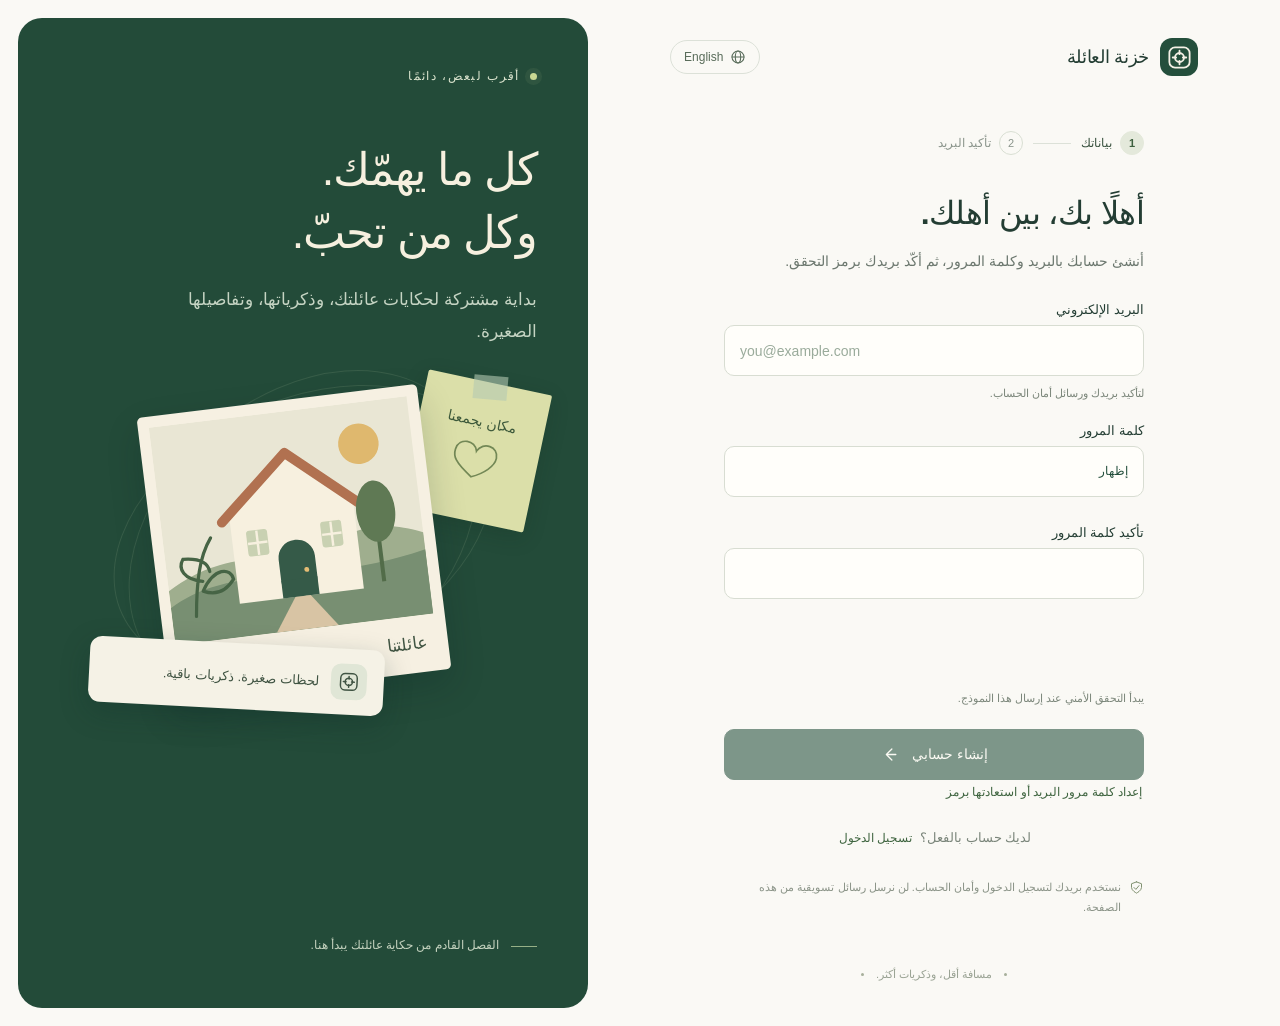
<file: index.html>
<!doctype html>
<html lang="ar" dir="rtl">
<head>
  <meta charset="utf-8">
  <meta name="viewport" content="width=device-width, initial-scale=1">
  <meta name="color-scheme" content="light">
  <meta name="referrer" content="strict-origin-when-cross-origin">
  <meta http-equiv="Content-Security-Policy" content="default-src 'self'; base-uri 'none'; object-src 'none'; form-action 'self'; script-src 'self' https://challenges.cloudflare.com; style-src 'self' 'unsafe-inline'; frame-src https://challenges.cloudflare.com; connect-src 'self' https://huyjbntitgxqchnmwcvg.supabase.co https://challenges.cloudflare.com; img-src 'self' data:; font-src 'self'">
  <meta name="description" content="أنشئ حسابك في خزنة العائلة باستخدام رمز تحقق يُرسل إلى بريدك الإلكتروني.">
  <title>أنشئ حسابك · خزنة العائلة</title>
  <link rel="icon" href="assets/favicon.svg" type="image/svg+xml">
  <link rel="stylesheet" href="styles.css">
  <link rel="stylesheet" href="oauth.css">
  <link rel="stylesheet" href="password.css">
  <link rel="preconnect" href="https://challenges.cloudflare.com">
  <script type="module" src="assets/app.js?v=9fa6f26d09cbaffc"></script>
</head>
<body>
  <svg class="icon-library" xmlns="http://www.w3.org/2000/svg" aria-hidden="true">
    <symbol id="i-vault" viewBox="0 0 24 24"><rect x="3" y="3" width="18" height="18" rx="5"/><circle cx="12" cy="12" r="4"/><path d="M12 6v3m0 6v3m-6-6h3m6 0h3"/></symbol>
    <symbol id="i-arrow" viewBox="0 0 24 24"><path d="m9 5 7 7-7 7M4 12h12"/></symbol>
    <symbol id="i-check" viewBox="0 0 24 24"><path d="m5 12 4 4L19 6"/></symbol>
    <symbol id="i-mail" viewBox="0 0 24 24"><rect x="3" y="5" width="18" height="14" rx="3"/><path d="m4 7 8 6 8-6"/></symbol>
    <symbol id="i-key" viewBox="0 0 24 24"><circle cx="8" cy="9" r="5"/><path d="m12 13 8 8m-3-3 3-3m-6 0 3-3M7 8h.01"/></symbol>
    <symbol id="i-shield" viewBox="0 0 24 24"><path d="m12 3 8 3v6c0 5-8 9-8 9S4 17 4 12V6l8-3Z"/><path d="m8 12 3 3 5-6"/></symbol>
    <symbol id="i-globe" viewBox="0 0 24 24"><circle cx="12" cy="12" r="9"/><ellipse cx="12" cy="12" rx="4" ry="9"/><path d="M3 12h18"/></symbol>
  </svg>
  <main class="layout">
    <aside class="story" aria-labelledby="story-title">
      <div class="story-top"><span class="story-dot"></span><span data-i18n="storyEyebrow">أقرب لبعض، دائمًا</span></div>
      <div class="story-copy">
        <h1 id="story-title" data-i18n="storyTitle">كل ما يهمّك.
وكل من تحبّ.</h1>
        <p data-i18n="storyText">بداية مشتركة لحكايات عائلتك، وذكرياتها، وتفاصيلها الصغيرة.</p>
      </div>
      <div class="memory-scene" aria-hidden="true">
        <div class="orbit orbit-one"></div><div class="orbit orbit-two"></div>
        <div class="small-note"><span class="note-pin"></span><span data-i18n="memoryLabel">مكان يجمعنا</span><svg class="note-heart" viewBox="0 0 70 60"><path d="M35 51C10 36 6 29 7 19c2-17 24-17 28-3C41 1 63 4 63 20c0 11-12 23-28 31Z"/></svg></div>
        <div class="memory-photo">
          <svg class="house-art" viewBox="0 0 320 270" fill="none">
            <rect width="320" height="270" fill="#e9e6d4"/><circle cx="254" cy="51" r="25" fill="#dfb86e"/>
            <path d="M0 203c76-45 136-18 175-28 46-12 82-34 145-6v101H0Z" fill="#9fae8e"/>
            <path d="M0 224c84-48 174-3 320-34v80H0Z" fill="#788f72"/>
            <path d="m85 123 77-66 77 66v106H85V123Z" fill="#f7f0df"/>
            <path d="m75 127 87-76 88 76" stroke="#b17150" stroke-width="12" stroke-linecap="round" stroke-linejoin="round"/>
            <rect x="139" y="159" width="45" height="70" rx="22" fill="#355a48"/>
            <path d="M139 207h45v22h-45Z" fill="#355a48"/>
            <rect x="103" y="141" width="26" height="32" rx="4" fill="#c9d1b2"/><rect x="195" y="141" width="26" height="32" rx="4" fill="#c9d1b2"/>
            <path d="M116 142v30m-12-15h24m80-15v30m-12-15h24" stroke="#f7f0df" stroke-width="3"/>
            <circle cx="172" cy="197" r="3" fill="#e4bc74"/><path d="M30 238c5-41 12-72 29-94m-16 52c-23-5-29-19-21-30 21 1 30 8 31 19m-11 23c17-28 37-25 39-10-12 15-25 17-39 10" stroke="#466445" stroke-width="4" stroke-linecap="round"/>
            <path d="M265 223v-68" stroke="#526c49" stroke-width="5"/><ellipse cx="265" cy="136" rx="24" ry="38" fill="#5f7954"/>
            <path d="M154 229h19l30 41h-77Z" fill="#d8c4a4"/>
          </svg>
          <div class="photo-caption"><span data-i18n="collection">عائلتنا</span><span class="caption-spark">✳</span></div>
        </div>
        <div class="memory-tag"><span class="tag-mark"><svg class="icon"><use href="#i-vault"/></svg></span><span data-i18n="memories">لحظات صغيرة. ذكريات باقية.</span></div>
      </div>
      <div class="story-bottom"><span class="story-line"></span><p data-i18n="storyFooter">الفصل القادم من حكاية عائلتك يبدأ هنا.</p></div>
    </aside>
    <section class="auth-pane" aria-label="Family Vault account">
      <header class="topbar">
        <div class="brand"><span class="brand-icon"><svg class="icon"><use href="#i-vault"/></svg></span><span data-i18n="brand">خزنة العائلة</span></div>
        <button id="language-button" class="language-button" type="button" aria-label="Switch to English"><svg class="icon"><use href="#i-globe"/></svg><span data-i18n="language">English</span></button>
      </header>
      <div class="form-wrap">
        <noscript><p class="alert">فعّل JavaScript لاستخدام صفحة التسجيل. Enable JavaScript to create an account.</p></noscript>
        <ol class="steps" id="steps" aria-label="خطوات التسجيل">
          <li id="step-details" aria-current="step"><span class="step-number">1</span><span data-i18n="stepDetails">بياناتك</span></li>
          <li class="step-connector" aria-hidden="true"></li>
          <li id="step-verify"><span class="step-number">2</span><span data-i18n="stepVerify">تأكيد البريد</span></li>
        </ol>
        <div id="auth-screen">
          <div id="screen-icon" class="screen-icon" hidden><svg class="icon"><use href="#i-mail"/></svg></div>
          <h2 id="screen-title" tabindex="-1">أهلًا بك، بين أهلك.</h2>
          <p id="screen-description" class="description">أنشئ حسابك بالبريد وكلمة المرور، ثم أكّد بريدك برمز التحقق.</p>
          <div id="code-recipient" class="code-recipient" hidden><strong id="delivery-email" dir="ltr"></strong><button id="change-email" class="text-button" type="button" data-i18n="changeEmail">تغيير البريد</button></div>
          <p id="form-alert" class="alert" role="alert" hidden></p>
          <p id="form-notice" class="notice" role="status" hidden></p>
          <div id="social-signin" class="social-signin" hidden>
            <button id="oauth-google" class="oauth-button google-button" type="button" disabled>
              <img class="provider-logo" src="assets/google-g.png" width="20" height="20" alt="">
              <span data-i18n="googleSignin">المتابعة باستخدام Google</span><small id="oauth-google-status" data-i18n="providerSoon">قريبًا</small>
            </button>
            <button id="oauth-apple" class="oauth-button apple-button" type="button" disabled hidden>
              <svg class="provider-logo" viewBox="0 0 24 24" aria-hidden="true"><path fill="currentColor" d="M17.05 12.54c.03 3.25 2.85 4.33 2.88 4.34-.02.08-.45 1.55-1.48 3.07-.9 1.31-1.84 2.62-3.31 2.65-1.44.03-1.9-.86-3.54-.86-1.64 0-2.16.83-3.52.89-1.42.05-2.49-1.43-3.4-2.74-1.85-2.69-3.27-7.61-1.37-10.93a5.27 5.27 0 0 1 4.48-2.71c1.4-.03 2.73.95 3.59.95.85 0 2.46-1.17 4.15-1 .71.03 2.68.29 3.95 2.15-.1.06-2.37 1.38-2.34 4.19ZM14.38 3.93C15.14 3 15.65 1.7 15.51.4c-1.1.04-2.43.73-3.22 1.66-.7.82-1.31 2.13-1.14 3.39 1.23.09 2.48-.63 3.23-1.52Z"/></svg>
              <span data-i18n="appleSignin">المتابعة باستخدام Apple</span><small id="oauth-apple-status" data-i18n="providerSoon">قريبًا</small>
            </button>
            <div class="auth-divider"><span data-i18n="emailAlternative">أو تابع بالبريد الإلكتروني</span></div>
          </div>
          <button id="passkey-signin" class="secondary-button" type="button" hidden><svg class="icon"><use href="#i-key"/></svg><span data-i18n="passkeySignin">الدخول بمفتاح مرور</span></button>
          <form id="auth-form" novalidate method="post">
            <div id="details-fields">
              <div class="field"><label for="email" data-i18n="email">البريد الإلكتروني</label><input id="email" name="email" type="email" autocomplete="username" inputmode="email" dir="ltr" maxlength="254" placeholder="you@example.com" spellcheck="false" autocapitalize="none" aria-describedby="email-help email-error"><span id="email-help" class="field-help" data-i18n="emailHelp">لتأكيد بريدك ورسائل أمان الحساب.</span><span id="email-error" class="field-error" hidden></span></div>
              <div class="field">
                <label for="password" data-i18n="password">كلمة المرور</label>
                <div class="password-control"><input id="password" name="password" type="password" autocomplete="new-password" dir="ltr" aria-describedby="password-help password-error" spellcheck="false"><button id="toggle-password" class="password-toggle" type="button" aria-controls="password confirm-password" aria-pressed="false" data-i18n="showPassword">إظهار</button></div>
                <span id="password-help" class="field-help"></span><span id="password-error" class="field-error" hidden></span>
              </div>
              <div id="confirm-password-field" class="field"><label for="confirm-password" data-i18n="confirmPassword">تأكيد كلمة المرور</label><input id="confirm-password" name="confirm_password" type="password" autocomplete="new-password" dir="ltr" aria-describedby="confirm-password-error" spellcheck="false"><span id="confirm-password-error" class="field-error" hidden></span></div>
              <div id="unconfirmed-account" class="verification-reminder" hidden><p class="field-help" data-i18n="unconfirmedHelp">أكّد بريدك قبل تسجيل الدخول. يمكنك طلب رمز تأكيد جديد.</p><button id="send-confirmation" class="text-button" type="button" data-i18n="sendConfirmation">إرسال رمز التأكيد</button></div>
            </div>
            <div id="code-fields" hidden>
              <p id="email-setup-help" class="field-help" data-i18n="emailSetupHelp" hidden>بعد تأكيد الرمز، أكمل وسائل أمان حسابك ثم عيّن كلمة مرور الدخول بالبريد.</p>
              <div class="field"><label for="verification-code" data-i18n="codeLabel">رمز التحقق</label><input id="verification-code" name="code" class="code-input" type="text" inputmode="numeric" autocomplete="one-time-code" dir="ltr" maxlength="32" placeholder="00000000" aria-describedby="code-help code-error"><span id="code-help" class="field-help" data-i18n="codeHelp">يمكنك لصق الرمز كاملًا.</span><span id="code-error" class="field-error" hidden></span></div>
              <div class="code-timing"><span id="expiry-label"></span><button id="resend-code" class="text-button" type="button" disabled>إرسال رمز جديد</button></div>
              <p class="delivery-help" data-i18n="deliveryHelp">قد يستغرق وصول الرسالة دقيقة. تفقّد مجلد الرسائل غير المرغوب فيها إن لم تجدها.</p>
              <p class="field-help" data-i18n="existingAccountHelp">هل لديك حساب بالفعل؟ عُد إلى تسجيل الدخول باستخدام وسيلتك الحالية.</p>
              <button id="back-to-signin" class="text-button" type="button" data-i18n="signinLink">تسجيل الدخول</button>
            </div>
            <div id="challenge-area" class="challenge-area">
              <p id="resend-check-note" class="field-help" data-i18n="resendCheck" hidden>التحقق الأمني أدناه مطلوب عند إرسال رمز جديد.</p>
              <div id="turnstile-widget" dir="ltr"></div>
              <div class="captcha-status-row"><span id="captcha-status" class="field-help" role="status">يبدأ التحقق الأمني عند إرسال هذا النموذج.</span><button id="retry-captcha" class="text-button" type="button" data-i18n="retry" hidden>إعادة المحاولة</button><button id="cancel-captcha" class="text-button" type="button" data-i18n="cancelCheck" hidden>إلغاء التحقق</button></div>
              <p id="captcha-help" class="field-help" data-i18n="captchaHelp" hidden>إذا استمر التعذّر، جرّب الصفحة في Chrome أو Edge. </p>
            </div>
            <button id="submit-button" class="primary-button" type="submit" disabled><span id="submit-label">إنشاء حسابي</span><svg class="icon direction-arrow"><use href="#i-arrow"/></svg><span class="spinner" aria-hidden="true"></span></button>
            <button id="email-password-code" class="text-button" type="button" data-i18n="emailSetupRequest">إعداد كلمة مرور البريد أو استعادتها برمز</button>
          </form>
          <div id="account-switch" class="account-switch"><span id="mode-prompt">لديك حساب بالفعل؟</span><button id="mode-button" class="text-button" type="button">تسجيل الدخول</button></div>
          
          <p id="privacy-note" class="privacy-note"><svg class="icon"><use href="#i-shield"/></svg><span data-i18n="privacy">نستخدم بريدك لتسجيل الدخول وأمان الحساب. لن نرسل رسائل تسويقية من هذه الصفحة.</span></p>
        </div>
        <section id="success-screen" hidden aria-labelledby="success-title">
          <div class="success-symbol"><svg class="icon"><use href="#i-check"/></svg></div>
          <h2 id="success-title" tabindex="-1" data-i18n="successTitle">أصبحت جاهزًا.</h2>
          <p class="description" data-i18n="successText">تم تأكيد بريدك وتسجيل دخولك إلى حسابك في خزنة العائلة.</p>
          <div class="verified-email"><svg class="icon"><use href="#i-check"/></svg><div><span data-i18n="emailVerified">البريد مؤكّد</span><strong id="verified-email" dir="ltr"></strong></div></div>
          <div class="passkey-card" hidden><svg class="icon passkey-card-icon"><use href="#i-key"/></svg><h3 data-i18n="passkeyTitle">الدخول القادم أسهل.</h3><p data-i18n="passkeyText">أضف مفتاح مرور لتسجيل الدخول ببصمة الإصبع أو التعرّف على الوجه أو رمز جهازك.</p><button id="add-passkey" class="primary-button" type="button"><span data-i18n="addPasskey">إضافة مفتاح مرور</span></button><p id="passkey-support" class="field-help" data-i18n="passkeyUnavailable" hidden></p><p id="local-passkey-note" class="local-note" data-i18n="localPasskey"></p></div>
          <p id="success-alert" class="alert" role="alert" hidden></p><p id="passkey-saved" class="notice" role="status" data-i18n="passkeySavedText" hidden></p>
          <button id="sign-out" class="secondary-button" type="button" data-i18n="signOut">تسجيل الخروج</button>
        </section>
      </div>
      <footer class="page-footer"><span class="footer-dot"></span><span data-i18n="footer">مسافة أقل، وذكريات أكثر.</span><span class="footer-dot"></span></footer>
    </section>
  </main>
</body>
</html>
</file>
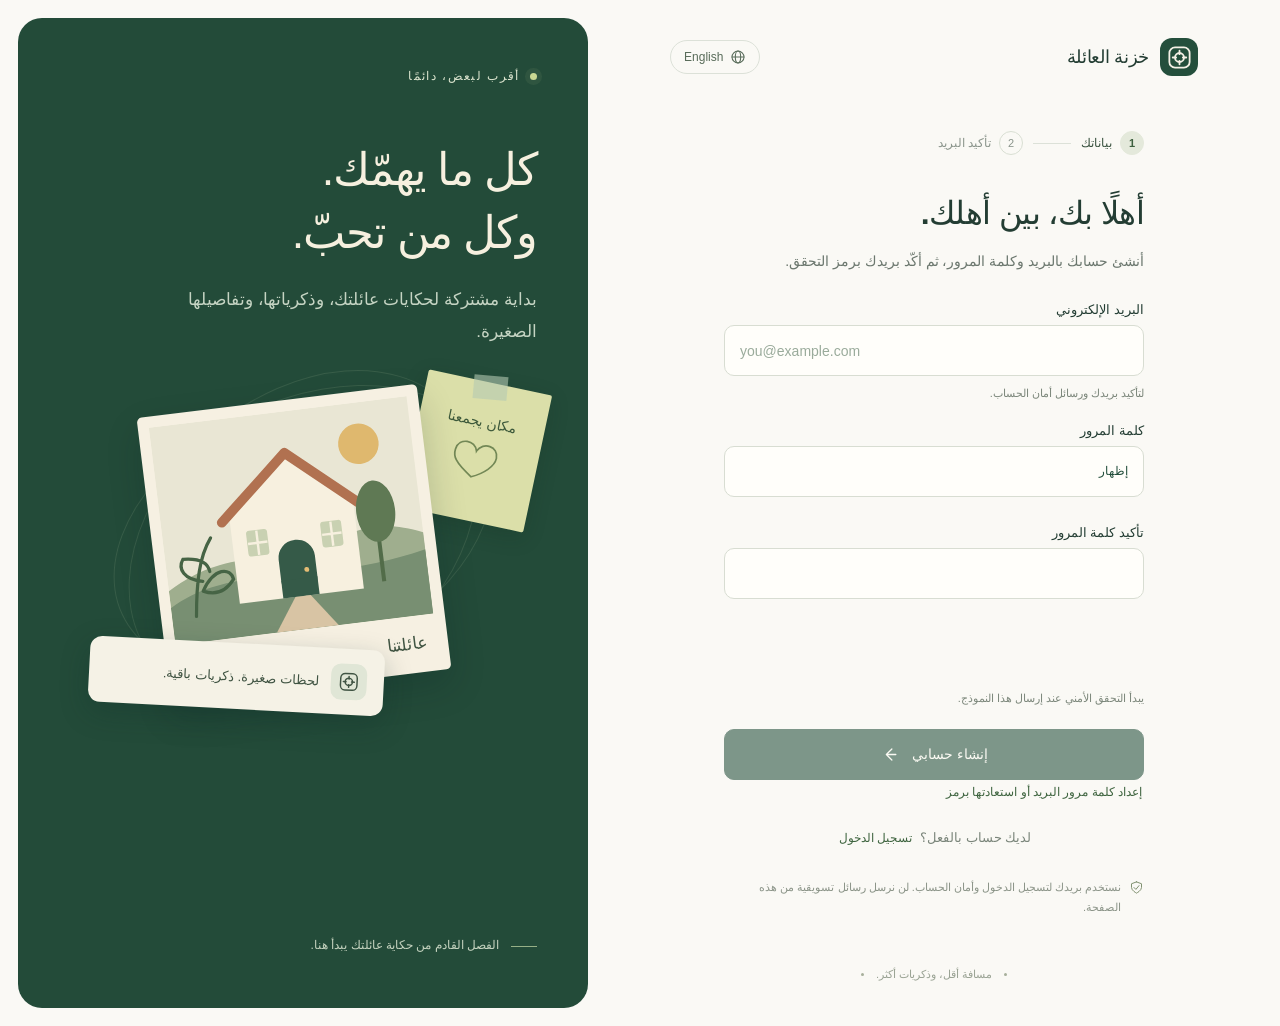
<file: account.html>
<!doctype html>
<html lang="en"><head><meta charset="utf-8"><meta name="viewport" content="width=device-width,initial-scale=1"><meta name="referrer" content="no-referrer"><meta http-equiv="Content-Security-Policy" content="default-src 'self'; base-uri 'none'; object-src 'none'; form-action 'self'; script-src 'self'; style-src 'self'; connect-src 'self' https://huyjbntitgxqchnmwcvg.supabase.co; img-src 'self' data:; font-src 'self'; frame-src 'none'"><title>Account security · Family Vault</title><link rel="icon" href="assets/favicon.svg"><link rel="stylesheet" href="mfa.css"><link rel="stylesheet" href="account.css"></head><body><div id="account-root" class="account-shell"><p role="status">Loading account security…</p></div><script type="module" src="assets/account-page.js?v=9656d02ecc0b09c8"></script></body></html>
</file>
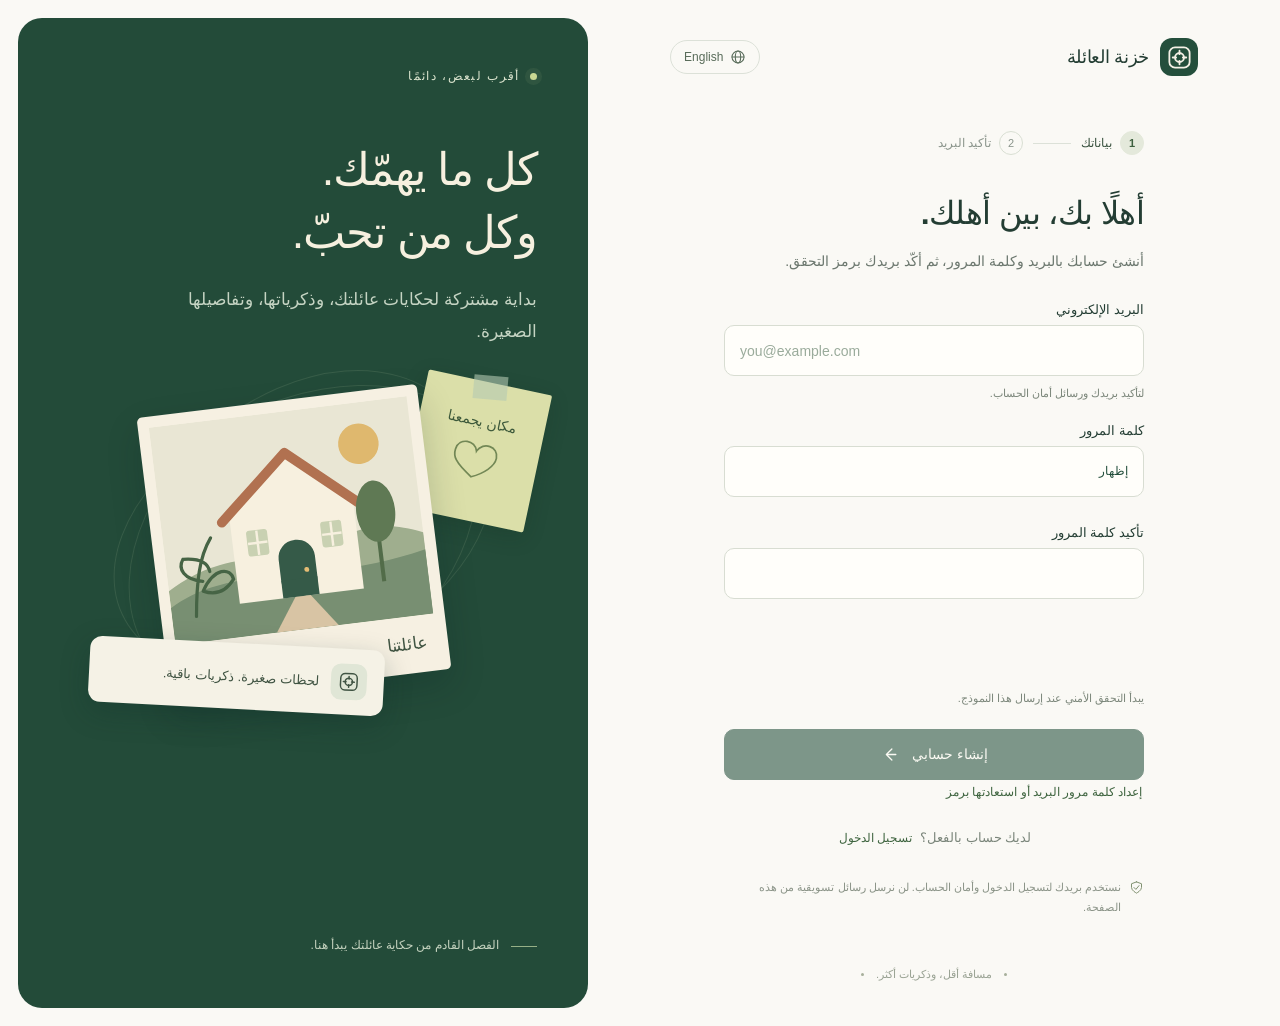
<file: developer.html>
<!doctype html>
<html lang="ar" dir="rtl"><head><meta charset="utf-8"><meta name="viewport" content="width=device-width, initial-scale=1"><meta name="color-scheme" content="light"><meta name="referrer" content="no-referrer"><meta http-equiv="Content-Security-Policy" content="default-src 'self'; base-uri 'none'; object-src 'none'; form-action 'self'; script-src 'self'; style-src 'self'; connect-src 'self' https://huyjbntitgxqchnmwcvg.supabase.co; img-src 'self'; font-src 'self'; frame-src 'none'"><title>عناصر التحكم بالأمان</title><link rel="icon" href="assets/favicon.svg"><link rel="stylesheet" href="developer.css"><script type="module" src="assets/developer.js?v=f618d81144cadd09"></script></head><body><div id="developer-root"></div><noscript>Enable JavaScript to manage security settings.</noscript></body></html>
</file>
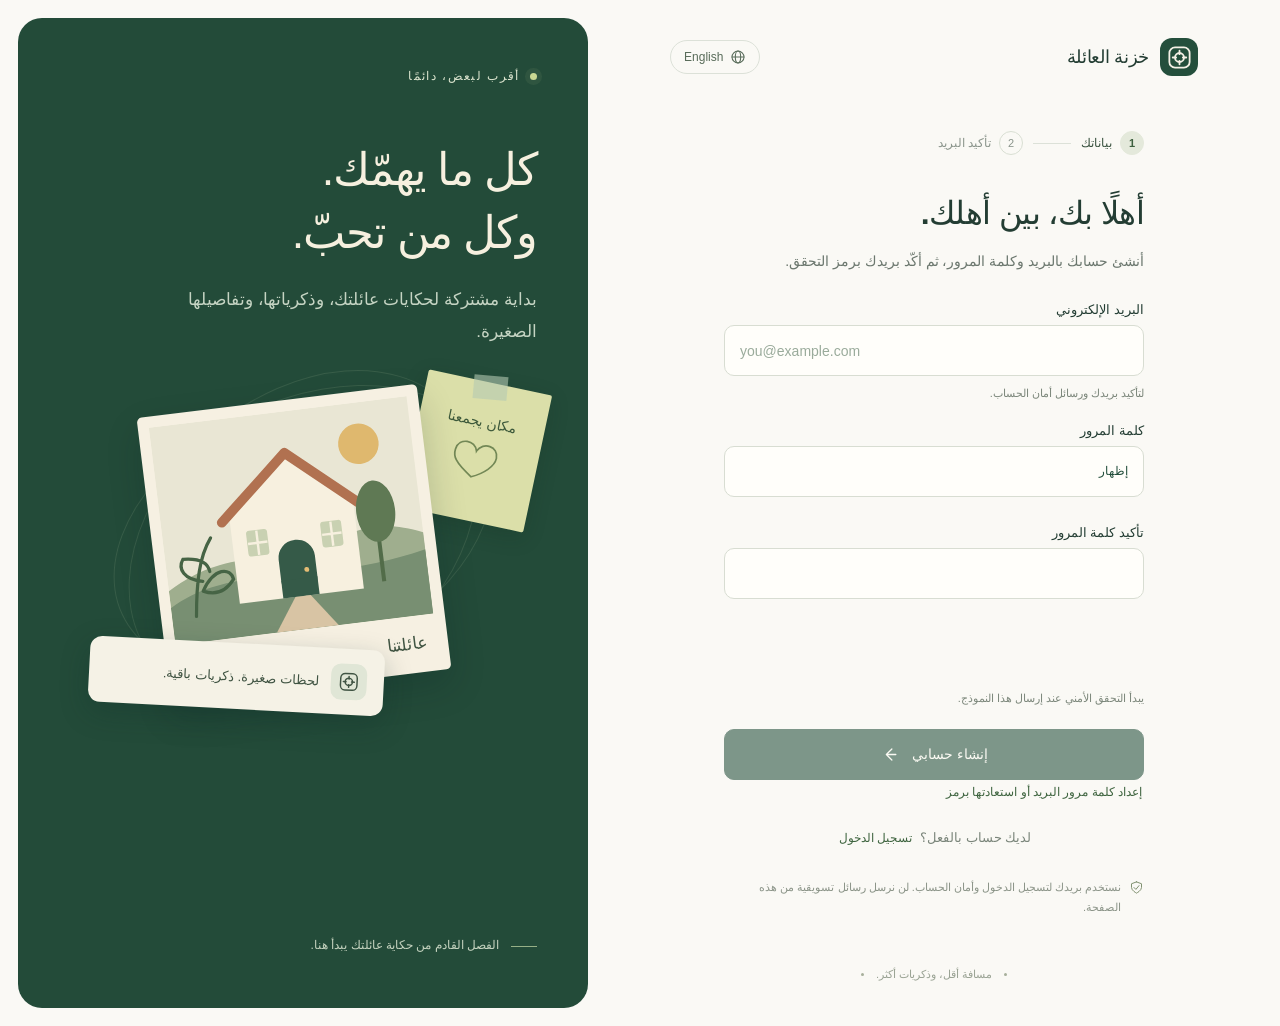
<file: home.html>
<!doctype html>
<html lang="ar" dir="rtl">
<head>
  <meta charset="utf-8">
  <meta name="viewport" content="width=device-width, initial-scale=1">
  <meta name="color-scheme" content="light">
  <meta name="referrer" content="no-referrer">
  <meta http-equiv="Content-Security-Policy" content="default-src 'self'; base-uri 'none'; object-src 'none'; form-action 'self'; script-src 'self'; style-src 'self' 'unsafe-inline'; connect-src 'self' https://huyjbntitgxqchnmwcvg.supabase.co; img-src 'self'; font-src 'self'; frame-src 'none'">
  <meta name="description" content="مساحة للحكايات والمحادثات عبر الأجيال.">
  <title>حكاياتك · خزنة العائلة</title>
  <link rel="icon" href="assets/favicon.svg" type="image/svg+xml">
  <link rel="stylesheet" href="home.css">
  <link rel="stylesheet" href="chat.css">
  <link rel="stylesheet" href="password-settings.css">
  <script type="module" src="assets/home.js?v=3c99fc2808013cde"></script>
</head>
<body><div id="home-root"><main class="session-gate"><h1>خزنة العائلة</h1><p role="status">جارٍ فتح مساحتك…</p></main></div><noscript><p>فعّل JavaScript لفتح حسابك. Enable JavaScript to open your account.</p></noscript></body>
</html>
</file>
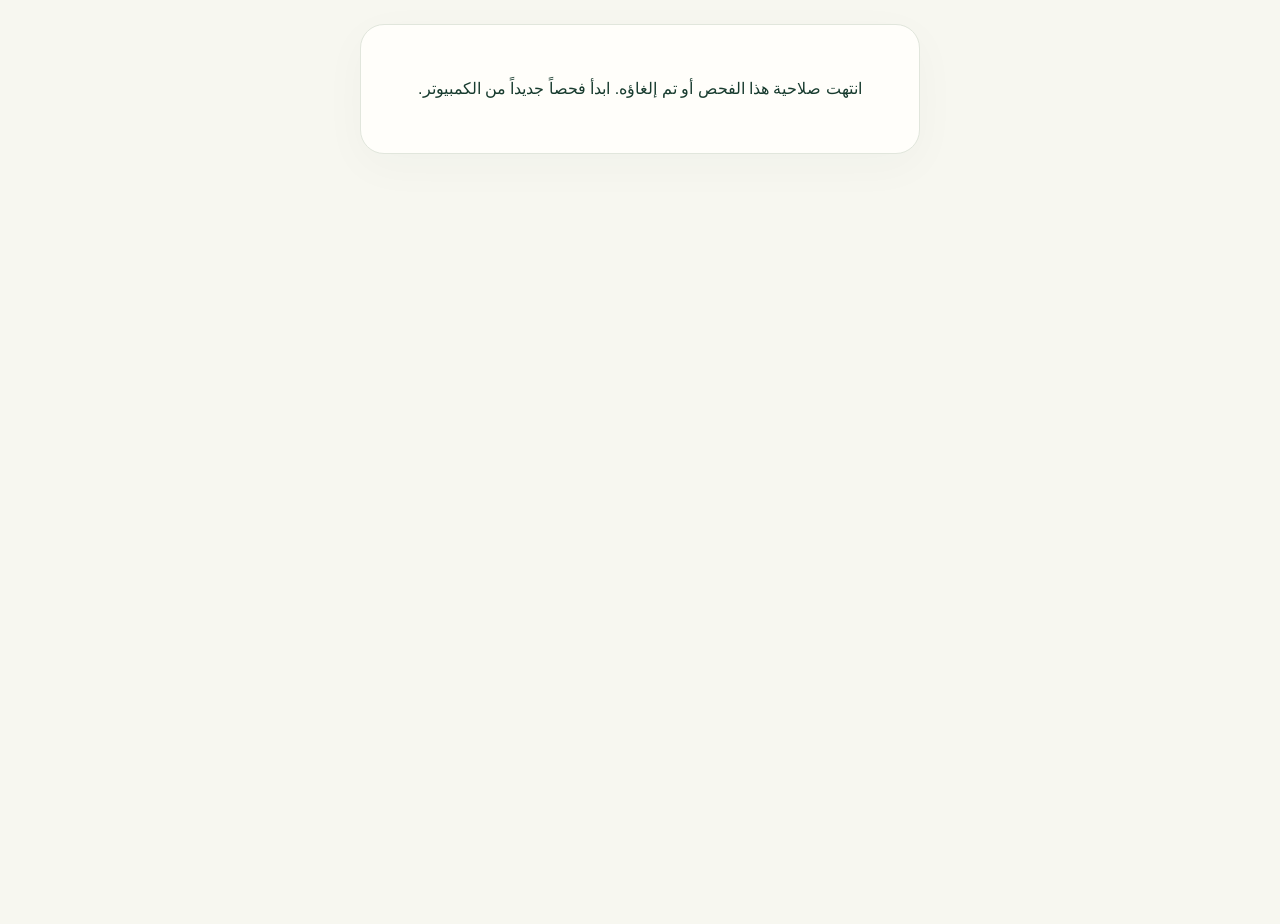
<file: liveness-phone.html>
<!doctype html>
<html lang="ar" dir="rtl"><head><meta charset="utf-8"><meta name="viewport" content="width=device-width, initial-scale=1"><meta name="referrer" content="no-referrer">
<meta name="robots" content="noindex, nofollow">
<meta http-equiv="Content-Security-Policy" content="default-src 'self'; base-uri 'none'; object-src 'none'; form-action 'self'; script-src 'self' 'wasm-unsafe-eval'; style-src 'self' 'unsafe-inline'; connect-src 'self' https://huyjbntitgxqchnmwcvg.supabase.co https://cdn.liveness.rekognition.amazonaws.com wss://streaming-rekognition.eu-west-1.amazonaws.com; img-src 'self' data: blob:; media-src 'self' blob:; worker-src 'self' blob:; font-src 'self'; frame-src 'none'">
<meta name="liveness-camera-module" content="assets/liveness-camera.js?v=b4cc28b3bf89cf2f"><link rel="stylesheet" href="assets/liveness-camera.css?v=ecce7d0fab611fad">
<title>فحص الكاميرا · خزنة العائلة</title><link rel="icon" href="assets/favicon.svg" type="image/svg+xml"><link rel="stylesheet" href="liveness.css"><script type="module" src="assets/liveness-phone.js?v=0b850660546d9289"></script></head>
<body><div id="liveness-root"><main class="live-card"><p>جارٍ تجهيز الفحص…</p></main></div><noscript>Enable JavaScript to continue. فعّل JavaScript للمتابعة.</noscript></body></html>
</file>
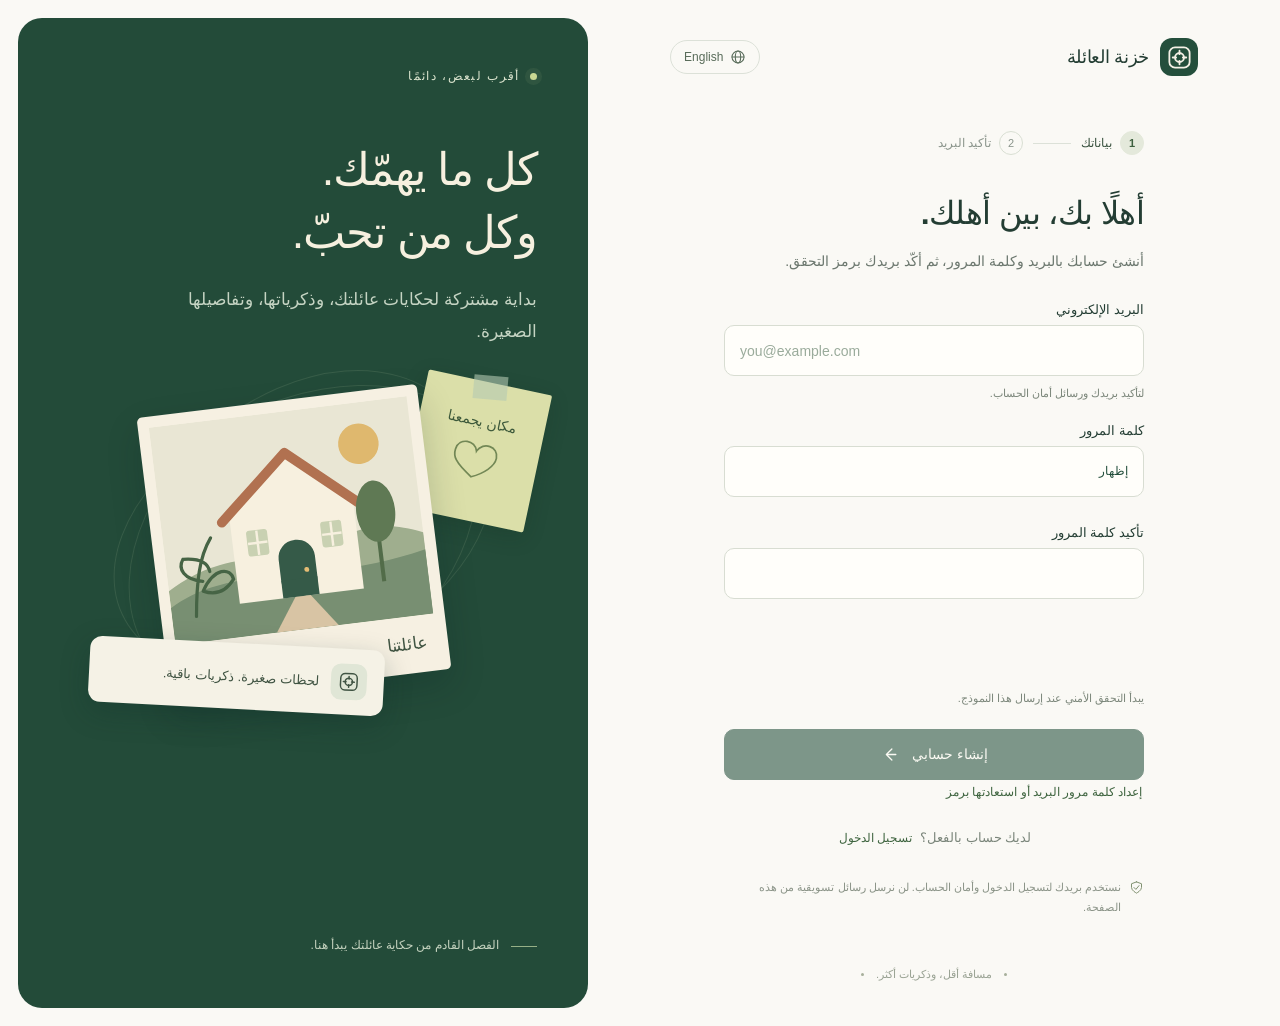
<file: liveness.html>
<!doctype html>
<html lang="ar" dir="rtl"><head><meta charset="utf-8"><meta name="viewport" content="width=device-width, initial-scale=1"><meta name="referrer" content="no-referrer">
<meta http-equiv="Content-Security-Policy" content="default-src 'self'; base-uri 'none'; object-src 'none'; form-action 'self'; script-src 'self' 'wasm-unsafe-eval'; style-src 'self' 'unsafe-inline'; connect-src 'self' https://huyjbntitgxqchnmwcvg.supabase.co https://cdn.liveness.rekognition.amazonaws.com wss://streaming-rekognition.eu-west-1.amazonaws.com; img-src 'self' data: blob:; media-src 'self' blob:; worker-src 'self' blob:; font-src 'self'; frame-src 'none'">
<meta name="liveness-camera-module" content="assets/liveness-camera.js?v=b4cc28b3bf89cf2f"><link rel="stylesheet" href="assets/liveness-camera.css?v=ecce7d0fab611fad">
<title>فحص الكاميرا · خزنة العائلة</title><link rel="icon" href="assets/favicon.svg" type="image/svg+xml"><link rel="stylesheet" href="liveness.css"><script type="module" src="assets/liveness-page.js?v=fba08ac68a108d7f"></script></head>
<body><div id="liveness-root"><main class="live-card"><p>جارٍ تجهيز الفحص…</p></main></div><noscript>Enable JavaScript to continue. فعّل JavaScript للمتابعة.</noscript></body></html>
</file>
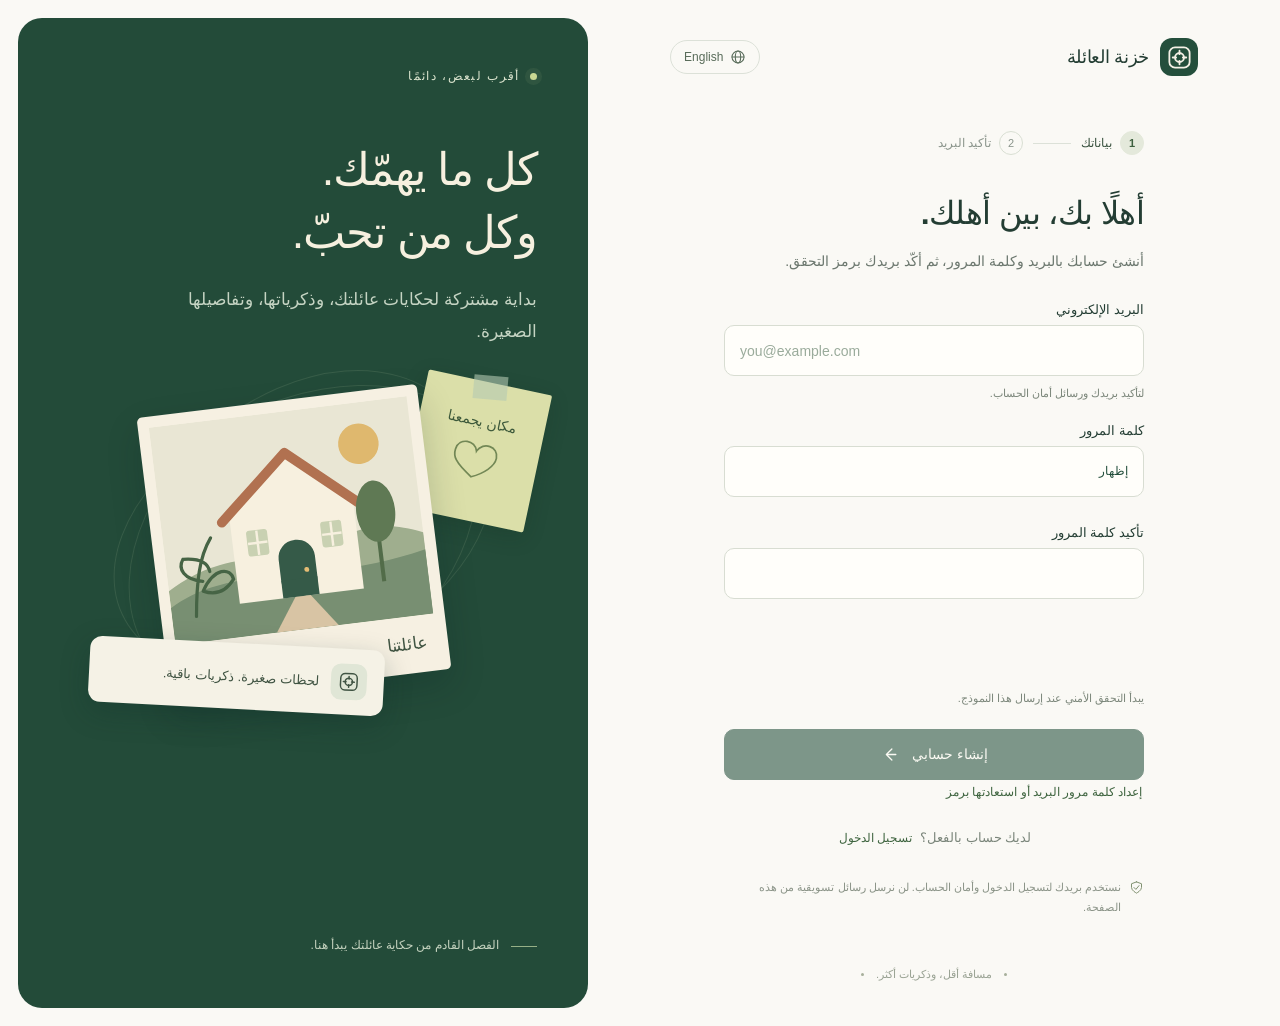
<file: messaging.html>
<!doctype html>
<html lang="ar" dir="rtl"><head><meta charset="utf-8"><meta name="viewport" content="width=device-width, initial-scale=1"><meta name="referrer" content="no-referrer">
<meta http-equiv="Content-Security-Policy" content="default-src 'self'; base-uri 'none'; object-src 'none'; form-action 'self'; script-src 'self'; style-src 'self'; connect-src 'self' https://huyjbntitgxqchnmwcvg.supabase.co; img-src 'self' data:; font-src 'self'; frame-src 'none'">
<title>التحقق بالرسائل · خزنة العائلة</title><link rel="icon" href="assets/favicon.svg" type="image/svg+xml"><link rel="stylesheet" href="messaging.css?v=4d65fcb7262f59a0"><script type="module" src="assets/messaging-page.js?v=99ade01826c18f02"></script></head>
<body><div id="messaging-root"><main class="mfa-gate"><p>جارٍ التحقق…</p></main></div><noscript>Enable JavaScript to continue. فعّل JavaScript للمتابعة.</noscript></body></html>
</file>
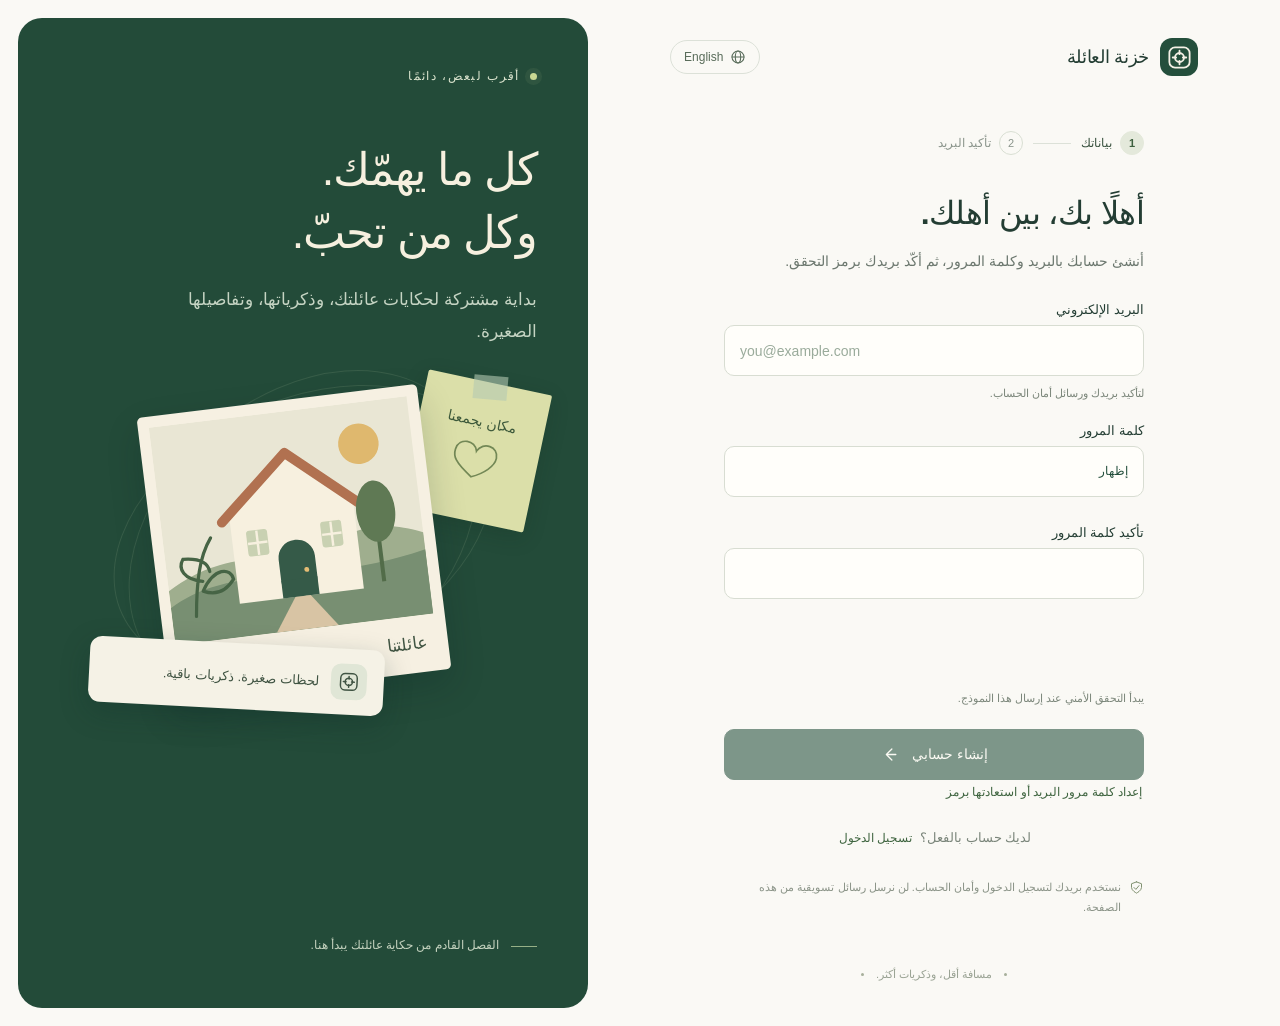
<file: mfa.html>
<!doctype html>
<html lang="ar" dir="rtl"><head>
<meta charset="utf-8"><meta name="viewport" content="width=device-width, initial-scale=1"><meta name="color-scheme" content="light"><meta name="referrer" content="no-referrer">
<meta http-equiv="Content-Security-Policy" content="default-src 'self'; base-uri 'none'; object-src 'none'; form-action 'self'; script-src 'self'; style-src 'self'; connect-src 'self' https://huyjbntitgxqchnmwcvg.supabase.co; img-src 'self' data:; font-src 'self'; frame-src 'none'">
<title>تطبيق المصادقة · خزنة العائلة</title><link rel="icon" href="assets/favicon.svg" type="image/svg+xml"><link rel="stylesheet" href="mfa.css"><script type="module" src="assets/mfa-page.js?v=e977f4210262397f"></script>
</head><body><div id="mfa-root"><main class="mfa-gate"><p>جارٍ التحقق…</p></main></div><noscript>Enable JavaScript to continue. فعّل JavaScript للمتابعة.</noscript></body></html>
</file>
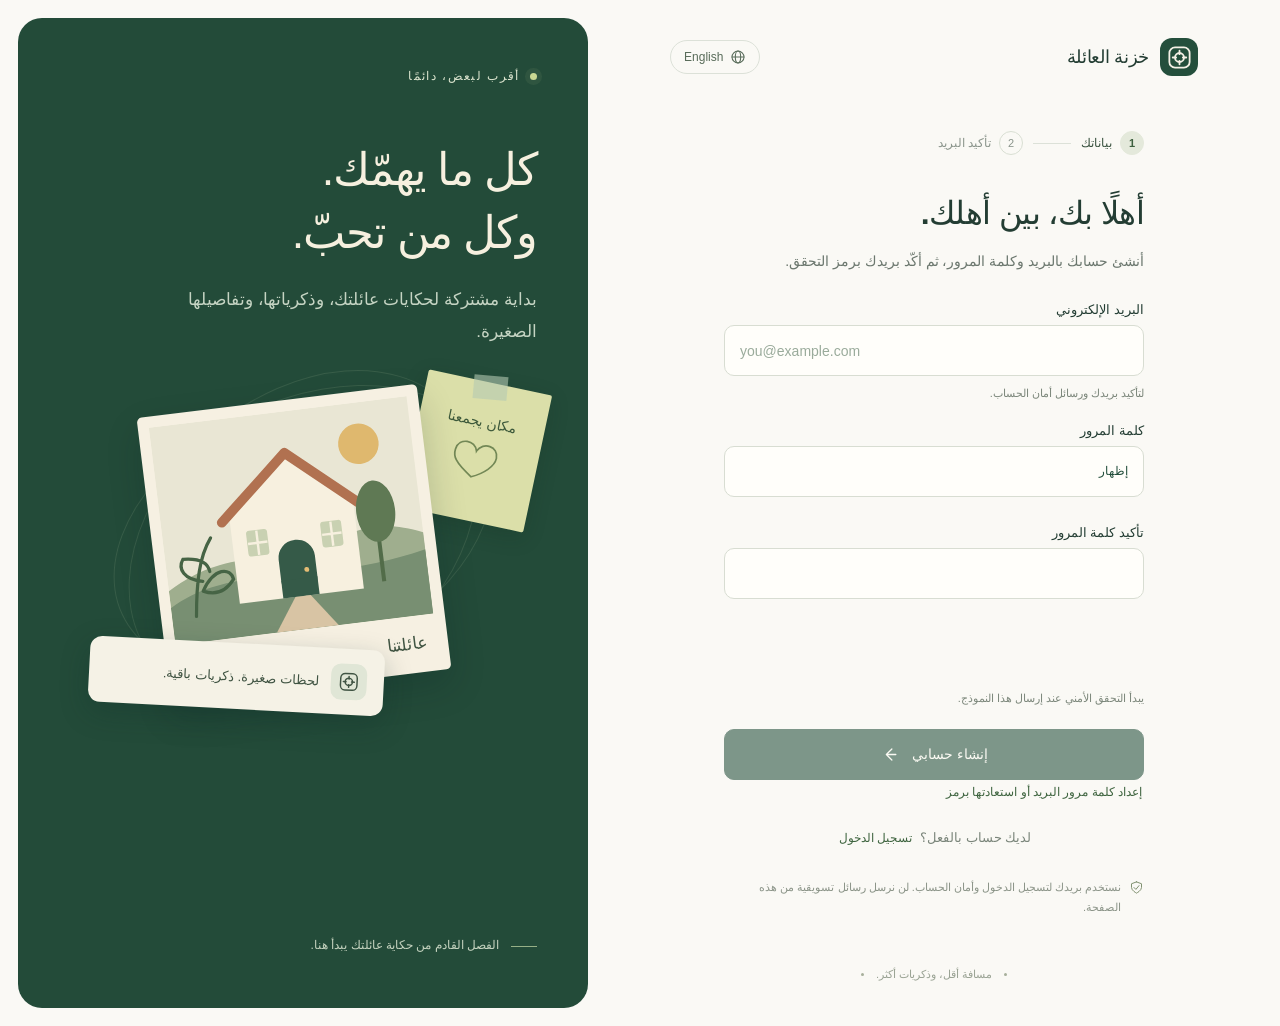
<file: security.html>
<!doctype html>
<html lang="ar" dir="rtl">
<head>
  <meta charset="utf-8"><meta name="viewport" content="width=device-width, initial-scale=1">
  <meta name="color-scheme" content="light"><meta name="referrer" content="no-referrer">
  <meta http-equiv="Content-Security-Policy" content="default-src 'self'; base-uri 'none'; object-src 'none'; form-action 'self'; script-src 'self'; style-src 'self'; connect-src 'self' https://huyjbntitgxqchnmwcvg.supabase.co; img-src 'self'; font-src 'self'; frame-src 'none'">
  <title>أمان خزنتك · خزنة العائلة</title><link rel="icon" href="assets/favicon.svg" type="image/svg+xml">
  <link rel="stylesheet" href="security.css"><script type="module" src="assets/security.js?v=c0cb274061ca8744"></script>
</head>
<body><div id="security-root"><main class="security-gate"><h1>خزنة العائلة</h1><p role="status">جارٍ التحقق من خزنتك…</p></main></div><noscript>Enable JavaScript to unlock your vault. فعّل JavaScript لفتح خزنتك.</noscript></body>
</html>
</file>
<file: styles.css>
:root{font-family:"Segoe UI",Tahoma,Arial,sans-serif;color:#233d33;background:#faf9f5;font-synthesis:none;--green:#244f3c;--ink:#233d33;--muted:#6b776e;--line:#dce1d8;--paper:#faf9f5;--danger:#a33f31}*{box-sizing:border-box}body{margin:0}button,input{font:inherit}button{cursor:pointer}button:disabled{cursor:default;opacity:.58}button,input{-webkit-tap-highlight-color:transparent}button:focus-visible,input:focus-visible{outline:3px solid #9baa6d;outline-offset:4px}[hidden]{display:none!important}.icon-library{position:absolute;width:0;height:0;overflow:hidden}.icon{width:22px;height:22px;fill:none;stroke:currentColor;stroke-width:1.6;stroke-linecap:round;stroke-linejoin:round;flex-shrink:0}.layout{display:grid;grid-template-columns:minmax(360px,.93fr) minmax(470px,1.07fr);min-height:100svh;direction:ltr;padding:18px;gap:18px;max-width:1700px;margin:auto}.story,.auth-pane{direction:rtl}:root[dir=ltr] .story,:root[dir=ltr] .auth-pane{direction:ltr}.story{background:#234b39;color:#f6f0df;border-radius:24px;padding:clamp(32px,4vw,68px);display:flex;flex-direction:column;overflow:hidden;min-height:770px;position:relative}.story-top{display:flex;align-items:center;gap:10px;font-size:12px;font-weight:600;letter-spacing:.12em;color:#dce5cf}.story-dot{width:7px;height:7px;border-radius:50%;background:#c8d792;box-shadow:0 0 0 5px #c8d79213}.story-copy h1{white-space:pre-line;font-size:clamp(35px,3.5vw,54px);font-weight:500;line-height:1.4;letter-spacing:-1.2px;margin:55px 0 20px}:root[dir=ltr] .story-copy h1{font-family:Georgia,"Times New Roman",serif;font-size:clamp(39px,4vw,61px);line-height:1.14;letter-spacing:-1.8px}.story-copy>p{font-size:17px;color:#c5d4c3;line-height:1.9;max-width:370px;margin:0}.memory-scene{position:relative;height:340px;margin-top:32px;direction:ltr;isolation:isolate}.memory-photo{width:clamp(205px,22vw,295px);padding:11px;background:#f6f0e2;transform:rotate(-7deg);position:absolute;left:50%;top:20px;margin-left:-150px;border-radius:5px;box-shadow:0 15px 35px #061b2230}.house-art{width:100%;display:block;aspect-ratio:320/270}.photo-caption{display:flex;justify-content:space-between;align-items:center;padding:13px 9px 5px;color:#405442;font-size:17px;font-weight:600;direction:rtl}:root[dir=ltr] .photo-caption{direction:ltr}.caption-spark{font-size:24px;color:#9b714a}.small-note{position:absolute;width:126px;height:140px;right:-2px;top:1px;transform:rotate(12deg);background:#dbdfa9;border-radius:2px;color:#3d593b;padding:32px 12px 12px;text-align:center;font-size:14px;box-shadow:0 6px 20px #132a1e35}.note-pin{position:absolute;top:0;left:47px;transform:translateY(-7px) rotate(-7deg);width:34px;height:24px;background:#b5cbb396}.note-heart{display:block;width:57px;height:45px;margin:10px auto;fill:none;stroke:#738856;stroke-width:2.3;stroke-linecap:round}.memory-tag{position:absolute;bottom:11px;left:20px;right:0;max-width:295px;background:#f5f2e6;display:flex;align-items:center;gap:12px;padding:15px 17px;box-shadow:0 10px 28px #102d2844;border-radius:12px;color:#405443;font-size:13px;font-weight:500;transform:rotate(3deg);direction:rtl}:root[dir=ltr] .memory-tag{direction:ltr}.tag-mark{display:grid;place-items:center;width:36px;height:36px;border-radius:10px;background:#e0e6d6}.orbit{position:absolute;border:1px solid #c4d6b220;border-radius:50%;z-index:-1;width:400px;height:260px;left:50%;top:20px;transform:translateX(-50%) rotate(-25deg)}.orbit-two{transform:translateX(-50%) rotate(50deg);width:280px;height:390px;top:-40px}.story-bottom{margin-top:auto;padding-top:38px;display:flex;align-items:center;gap:12px;color:#c5d3bf;font-size:12px}.story-line{width:26px;height:1px;background:#96b087;flex-shrink:0}.story-bottom p{margin:0;line-height:1.8}.auth-pane{display:flex;flex-direction:column;padding:20px clamp(25px,5vw,80px) 12px;min-width:0}.topbar{display:flex;justify-content:space-between;align-items:center;gap:20px}.brand{display:flex;align-items:center;gap:11px;font-size:18px;font-weight:650;white-space:nowrap;letter-spacing:-.3px}.brand-icon{width:38px;height:38px;border-radius:12px;background:var(--green);color:#f5f1e6;display:grid;place-items:center}.brand-icon .icon{width:27px;height:27px}.language-button{border:1px solid var(--line);border-radius:24px;display:flex;align-items:center;gap:7px;padding:8px 13px;background:transparent;color:#596c5a;font-size:12px}.language-button .icon{width:16px;height:16px}.language-button:hover{background:#eef0e8}.form-wrap{width:100%;max-width:420px;margin:auto; padding:55px 0 35px}.steps{list-style:none;padding:0;display:flex;align-items:center;gap:10px;color:#8a948b;font-size:12px;margin:0 0 35px}.steps li{display:flex;align-items:center;gap:8px;white-space:nowrap}.steps .step-connector{height:1px;width:38px;background:var(--line)}.step-number{width:24px;height:24px;display:grid;place-items:center;border:1px solid #d9dfd3;border-radius:50%;font-family:Arial,sans-serif;font-size:11px}.steps [aria-current=step]{color:#38513e;font-weight:600}.steps [aria-current=step] .step-number,.steps .complete .step-number{background:#e4e9db;border-color:#e4e9db;color:#3d603e}h2{font-size:32px;font-weight:600;line-height:1.45;letter-spacing:-.6px;margin:0 0 12px;outline:none}h2:focus{outline:none}:root[dir=ltr] h2{font-size:34px;letter-spacing:-1.1px}.description{font-size:14px;line-height:1.9;color:var(--muted);margin:0 0 27px;max-width:390px}.field{display:flex;flex-direction:column;margin-bottom:20px;gap:8px}.field label{font-size:13px;font-weight:600}.field input{background:#fffefa;border:1px solid #d8ddd2;border-radius:10px;color:#273b30;height:51px;padding:0 15px;min-width:0;width:100%;font-size:15px;transition:border-color .15s,box-shadow .15s}.field input:hover{border-color:#b3c0aa}.field input:focus{outline:none;border-color:#78936a;box-shadow:0 0 0 3px #bccba930}.field input::placeholder{color:#9aab9b;font-size:14px}.field input[aria-invalid=true]{border-color:var(--danger);box-shadow:0 0 0 3px #a33f310d}.field-help{font-size:11px;line-height:1.7;color:#7c877b}.field-error{font-size:12px;color:var(--danger);line-height:1.7}.challenge-area{margin:19px 0 20px;min-height:90px}#turnstile-widget{min-height:65px}.captcha-status-row{display:flex;align-items:center;justify-content:space-between;gap:8px;margin-top:5px}.primary-button{width:100%;height:51px;padding:0 19px;background:var(--green);color:#fbfbf2;border:1px solid var(--green);border-radius:10px;display:flex;align-items:center;justify-content:center;gap:13px;font-size:14px;font-weight:600;transition:background .15s,transform .15s}.primary-button:hover:not(:disabled){background:#173c2d;transform:translateY(-1px)}.primary-button .icon{width:19px;height:19px}:root[dir=rtl] .direction-arrow{transform:scaleX(-1)}.account-switch{display:flex;justify-content:center;gap:6px;align-items:baseline;flex-wrap:wrap;margin:22px 0 0;font-size:13px;color:#7a857a}.text-button{background:none;border:0;padding:2px;color:#3e643f;font-weight:600;font-size:12px;line-height:1.7;white-space:nowrap;text-underline-offset:4px}.text-button:hover:not(:disabled){text-decoration:underline}.privacy-note{font-size:11px;line-height:1.8;color:#8b9488;text-align:start;display:flex;align-items:flex-start;gap:8px;margin:28px 0 0}.privacy-note .icon{width:15px;height:15px;margin-top:2px;color:#809170}.page-footer{display:flex;gap:12px;align-items:center;justify-content:center;color:#9aa394;font-size:11px;padding:15px 0}.footer-dot{width:3px;height:3px;border-radius:50%;background:#a7af9b}.screen-icon,.success-symbol{height:52px;width:52px;border-radius:16px;background:#e8eddf;color:#537348;display:grid;place-items:center;margin-bottom:20px}.screen-icon .icon{width:27px;height:27px}.code-recipient{display:flex;align-items:center;gap:12px;flex-wrap:wrap;margin:-13px 0 26px;font-size:14px}.code-recipient strong{overflow-wrap:anywhere;font-weight:600}.field .code-input{height:62px;text-align:center;font-family:Consolas,monospace;font-size:28px;letter-spacing:7px;padding-inline-start:20px}.field .code-input::placeholder{font-size:28px;color:#c2c8bc}.code-timing{display:flex;justify-content:space-between;align-items:center;gap:12px;font-size:11px;color:#808a7b}.delivery-help{font-size:12px;color:#7b8578;line-height:1.8;margin:19px 0 0}.alert,.notice{font-size:13px;line-height:1.8;padding:12px 15px;border:1px solid #e6bfb4;border-radius:9px;color:#983e30;background:#fff1eb;margin:0 0 20px;overflow-wrap:anywhere}.notice{color:#3c693d;border-color:#d5dfc8;background:#f0f4e9}.secondary-button{height:44px;width:100%;display:flex;align-items:center;justify-content:center;gap:8px;margin-top:16px;border:1px solid #d8dfd0;border-radius:9px;color:#456147;background:transparent;font-size:13px}.secondary-button:hover:not(:disabled){background:#f0f2e9}.secondary-button .icon{width:18px;height:18px}.success-symbol{background:#dfe9d0;width:64px;height:64px;border-radius:50%;margin-bottom:24px}.success-symbol .icon{width:32px;height:32px;stroke-width:2}.verified-email{display:flex;align-items:center;gap:13px;padding:15px;background:#eff3e9;border:1px solid #e1e8d8;border-radius:11px;margin:24px 0}.verified-email .icon{color:#6e8b56}.verified-email>div{display:flex;flex-direction:column;gap:4px;min-width:0}.verified-email span{font-size:11px;color:#6f8062}.verified-email strong{font-size:14px;font-weight:500;overflow-wrap:anywhere}.passkey-card{border:1px solid var(--line);border-radius:14px;padding:23px}.passkey-card-icon{color:#668356;margin-bottom:5px}.passkey-card h3{font-size:18px;font-weight:600;margin:8px 0}.passkey-card p{font-size:13px;line-height:1.8;color:var(--muted);margin:0 0 19px}.passkey-card .local-note{font-size:11px;margin:14px 0 0;color:#8b8c79}.spinner{display:none;width:17px;height:17px;border:2px solid #ffffff50;border-top-color:white;border-radius:50%;animation:spin 1s linear infinite}[aria-busy=true] .spinner{display:block}[aria-busy=true] .direction-arrow{display:none}#success-alert,#passkey-saved{margin-top:18px;margin-bottom:0}@keyframes spin{to{transform:rotate(360deg)}}@media(min-width:1450px){.story{min-height:860px}.memory-scene{margin-top:50px;height:370px}.small-note{right:25px}.memory-tag{bottom:0}}@media(max-width:1100px){.layout{grid-template-columns:.95fr 1.05fr;padding:12px;gap:0}.story{padding:35px 30px}.auth-pane{padding:20px 30px 8px}.story-copy h1{margin-top:43px}.memory-photo{margin-left:-112px}.small-note{right:-8px;width:109px}.memory-tag{left:-5px}.story-copy>p{font-size:15px}.brand{font-size:16px}}@media(max-width:850px){.layout{display:block;padding:0;min-height:100svh}.story{display:none}.auth-pane{min-height:100svh;padding:24px 26px 10px;max-width:620px;margin:auto}.form-wrap{padding:45px 0 35px}.topbar{gap:10px}.page-footer{padding:16px 0}.brand{font-size:18px}h2{font-size:31px}.description{font-size:14px}.privacy-note{margin-top:26px}}@media(max-width:380px){.auth-pane{padding-inline:20px}.brand{font-size:16px;gap:8px}.language-button{padding:7px 10px}.form-wrap{padding-top:37px}.field .code-input{font-size:24px;letter-spacing:5px}.steps{font-size:11px;gap:8px}h2,:root[dir=ltr] h2{font-size:28px}.code-timing{flex-wrap:wrap}.passkey-card{padding:19px}}@media(prefers-reduced-motion:reduce){*,*::before,*::after{animation:none!important;transition:none!important;scroll-behavior:auto!important}}
</file>
<file: oauth.css>
.google-button { font-family: 'Google Sans', Arial, sans-serif; }
@font-face { font-family: 'Google Sans'; font-style: normal; font-weight: 500; font-display: swap; src: url('assets/google-sans-medium.ttf') format('truetype'); }
.social-signin { margin: 0 0 25px; }
.oauth-button { display: flex; align-items: center; justify-content: center; gap: 12px; min-height: 48px; width: 100%; padding: 11px 15px; border-radius: 9px; font-size: 14px; font-weight: 550; }
.oauth-button + .oauth-button { margin-top: 11px; }
.google-button { background: #fff; color: #1f1f1f; border: 1px solid #747775; font-weight: 500; gap: 10px; }
.google-button:hover:not(:disabled) { background: #f7f8f8; }
.apple-button { background: #111; color: #fff; border: 1px solid #111; }
.apple-button:hover:not(:disabled) { background: #303030; }
.provider-logo { width: 20px; height: 20px; flex-shrink: 0; }
.oauth-button small { font-size: 10px; padding: 2px 6px; border: 1px solid currentColor; border-radius: 10px; font-weight: 400; white-space: nowrap; }
.auth-divider { display: flex; align-items: center; gap: 13px; color: #7c877b; font-size: 11px; margin: 23px 0 0; }
.auth-divider::before, .auth-divider::after { content: ''; height: 1px; background: var(--line); flex: 1; }
.auth-divider span { white-space: nowrap; }
@media (max-width: 380px) { .oauth-button { font-size: 13px; gap: 9px; } }
</file>
<file: password.css>
.password-control { position: relative; direction: ltr; }
.password-control input { padding-inline-end: 78px; }
.password-toggle { position: absolute; inset-inline-end: 8px; top: 50%; transform: translateY(-50%); border: 0; border-radius: 5px; background: transparent; color: var(--green, #355a48); padding: 8px; font: inherit; font-size: 12px; cursor: pointer; }
.password-toggle:hover { background: #eef1e9; }
.password-toggle:focus-visible { outline: 2px solid #355a48; outline-offset: 1px; }
.verification-reminder { padding: 0 0 16px; }
#code-fields > .text-button { margin-top: 6px; }
[hidden] { display: none !important; }
</file>
<file: mfa.css>
:root{font-family:system-ui,-apple-system,"Segoe UI",sans-serif;color:#244535;background:#faf9f4;font-synthesis:none;color-scheme:light}
*{box-sizing:border-box}body{margin:0}button,input,select{font:inherit}button,a,input,select,summary{-webkit-tap-highlight-color:transparent}button,a{touch-action:manipulation}button{cursor:pointer}button:disabled{cursor:wait;opacity:.6}a{color:inherit}button:focus-visible,a:focus-visible,summary:focus-visible{outline:3px solid #b77c37;outline-offset:4px}
.mfa-layout{min-height:100vh;display:grid;grid-template-columns:minmax(300px,.85fr) minmax(390px,1.15fr)}
.mfa-story{background:#244c38;color:#f8f7ed;padding:42px clamp(28px,5vw,86px);display:flex;flex-direction:column;align-items:flex-start}
.mfa-story header{display:flex;width:100%;align-items:center;justify-content:space-between;gap:20px}.mfa-story header strong{font-size:21px;letter-spacing:-.5px}
.mfa-language{background:transparent;border:1px solid #ffffff55;color:inherit;border-radius:50px;padding:8px 16px}
.mfa-eyebrow{font-size:12px;letter-spacing:2px;margin-top:100px;color:#dfc594}.mfa-story h1{font-family:Georgia,serif;font-weight:400;font-size:clamp(36px,4.3vw,66px);line-height:1.15;max-width:490px;margin:14px 0 20px}.mfa-story>p:not(.mfa-eyebrow){font-size:16px;line-height:1.85;max-width:440px;color:#e1e8df}.mfa-mark{font-size:120px;color:#dcc197;margin-top:auto;line-height:1.5}
.mfa-card{padding:50px clamp(22px,5vw,80px);max-width:780px;align-self:center;width:100%;margin:auto}.mfa-card h2{font-size:28px;line-height:1.4;margin:12px 0 18px}.mfa-card p{line-height:1.7;font-size:14px;color:#566b5d}.mfa-email{overflow-wrap:anywhere;direction:ltr;text-align:start;font-size:12px!important}.mfa-app{background:#f0f1e9;border:1px solid #dce0d2;border-radius:16px;padding:18px;margin:22px 0}.mfa-app h2{font-size:17px;margin:0 0 16px}.mfa-app p{font-size:12px;margin:12px 0 0}
.mfa-stores{display:flex;gap:18px;flex-wrap:wrap}.mfa-store-tile{display:flex;flex:1;min-width:170px;flex-direction:column;gap:10px;align-items:center}.mfa-store{display:block;padding:12px;background:#fff;border:1px solid #c9d3c3;border-radius:9px;text-align:center;text-decoration:none;font-size:12px;font-weight:650;width:100%}.mfa-stores canvas{width:176px;height:176px;border-radius:5px}
.mfa-button{display:block;border:1px solid #284e3a;border-radius:10px;color:#fff;background:#284e3a;padding:14px 20px;width:100%;font-weight:600;margin-top:18px}.mfa-button.secondary{background:transparent;color:#284e3a}.mfa-link{border:0;background:none;color:#3f6049;text-decoration:underline;padding:10px;font-size:13px}.mfa-card footer{display:flex;justify-content:space-between;margin-top:22px;flex-wrap:wrap;gap:10px}
.mfa-card form{margin-top:24px}.mfa-card label{display:block;font-weight:600;font-size:13px;margin-bottom:8px}.mfa-card input,.mfa-card select{display:block;background:#fff;border:1px solid #a6b9aa;border-radius:9px;padding:13px;width:100%;color:#244535}.mfa-card input{font-size:28px;letter-spacing:10px;text-align:center}.mfa-card input:focus{outline:2px solid #386945;outline-offset:2px}
.mfa-qr{width:216px;height:216px;display:block;margin:20px auto;background:#fff}.mfa-secret{display:block;font-family:monospace;font-size:17px;padding:14px;background:#fff;border:1px solid #d9dfd0;border-radius:8px;overflow-wrap:anywhere;user-select:all}.mfa-card details{margin:22px 0;font-size:13px}.mfa-card summary{cursor:pointer;text-decoration:underline}.mfa-backup{background:#f1eadb;border-radius:10px;padding:13px}.mfa-error{color:#a62e2e!important}.mfa-error:empty{display:none}.mfa-success{background:#e5efdf;padding:12px;border-radius:9px}.mfa-factor{display:flex;justify-content:space-between;align-items:center;gap:18px;padding:16px 0;border-bottom:1px solid #dce2d6;font-size:13px;overflow-wrap:anywhere}.mfa-factor button{width:auto;margin:0;padding:8px 13px;font-size:12px}.mfa-preview{margin:0;background:#f5ddaf;padding:9px 20px;text-align:center;font:13px/1.6 system-ui}.mfa-gate{max-width:520px;margin:15vh auto;padding:30px;text-align:center}
.mfa-card form label:not(:first-child){margin-top:22px}.mfa-card #activation-email-code{font-size:25px;letter-spacing:6px}.mfa-card #activation-email-help{font-size:12px;margin-bottom:0}.mfa-card #activation-email-send{padding-inline:0;text-align:start}.mfa-activation-help{font-weight:600}
html[dir=rtl] .mfa-story h1{font-family:inherit;line-height:1.5}html[dir=rtl] .mfa-eyebrow{letter-spacing:0}
@media(max-width:850px){.mfa-layout{display:block}.mfa-story{padding:25px}.mfa-eyebrow{margin-top:38px}.mfa-story h1{font-size:36px;margin:6px 0}.mfa-story>p:not(.mfa-eyebrow){margin:8px 0;font-size:14px}.mfa-mark{display:none}.mfa-card{padding:26px 22px}.mfa-card h2{font-size:25px}}
@media(prefers-reduced-motion:no-preference){.mfa-button{transition:background-color .15s}.mfa-button:hover{background:#386247}.mfa-button.secondary:hover{background:#e7eddf}}
</file>
<file: account.css>
.account-shell{max-width:780px;margin:40px auto;padding:24px}.account-shell section{border-top:1px solid #d7ded5;margin-top:24px;padding-top:24px}.account-shell label{display:block;margin:14px 0 6px}.account-shell input,.account-shell textarea,.account-shell select{box-sizing:border-box;width:100%;padding:12px;border:1px solid #bdc9bf;border-radius:8px;background:#fff;color:#203d2e}.account-shell button,.account-shell a{margin:10px 8px 0 0}.account-shell textarea{min-height:95px}.account-shell .ack{display:flex;gap:10px;align-items:center}.account-shell .ack input{width:auto}.account-shell .muted{color:#576f60}
</file>
<file: developer.css>
@font-face{font-family:GoogleSans;src:url('assets/google-sans-medium.ttf') format('truetype');font-display:swap}
.developer-reset{border:1px solid #ddc2b6;border-radius:18px;background:#fffaf6;padding:25px;margin-top:35px}.developer-reset h2,.reset-dialog h2{font-size:19px;line-height:1.6;margin:0 0 12px}.developer-reset p,.reset-dialog p{font-size:13px;line-height:1.9;color:#795e51}.developer-danger{border:1px solid #9d3d31;background:#9d3d31;color:#fffaf6;padding:12px 18px;border-radius:10px;font-size:13px;line-height:1.7}.reset-dialog{width:min(540px,calc(100% - 32px));max-height:calc(100dvh - 32px);overflow:auto;border:1px solid #ddc2b6;border-radius:18px;background:#fffef9;color:#263c31;padding:28px}.reset-dialog::backdrop{background:#182d24a6}.reset-dialog label{display:block;font-size:13px;line-height:1.8;margin:24px 0 10px}.reset-dialog input{font:inherit;width:100%;min-width:0;padding:12px;border:1px solid #bdc8b4;border-radius:8px;background:#fff;color:#263c31}.reset-dialog input:focus-visible{outline:3px solid #87a26c;outline-offset:3px}.reset-actions{display:flex;justify-content:flex-end;flex-wrap:wrap;gap:12px;margin-top:24px}.reset-actions button{flex:1 1 160px}#reset-count{font-weight:600}
:root{font-family:GoogleSans,'Segoe UI',Tahoma,sans-serif;color:#263c31;background:#faf9f3;color-scheme:light}*{box-sizing:border-box}body{margin:0}button,a{font:inherit}button{cursor:pointer}button:disabled{cursor:not-allowed;opacity:.55}[hidden]{display:none!important}button:focus-visible,a:focus-visible{outline:3px solid #87a26c;outline-offset:5px}a{color:inherit}.developer-shell{max-width:930px;padding:28px 32px 60px;margin:auto}.developer-shell header{display:flex;align-items:center;justify-content:space-between;gap:20px}.developer-brand{display:flex;align-items:center;gap:10px;font-size:18px;font-weight:600;text-decoration:none}.developer-brand img{width:34px;height:34px}.developer-language{font-size:12px;border:1px solid #d8dfcf;background:transparent;color:#557048;border-radius:24px;padding:8px 15px}.developer-shell main{padding-top:75px}.developer-eyebrow{color:#6c8757;font-size:11px;letter-spacing:1.5px}.developer-shell h1{font-size:clamp(29px,4vw,42px);font-weight:600;letter-spacing:-1px;margin:18px 0}.developer-description{font-size:14px;color:#718269;line-height:1.9;max-width:650px;margin-bottom:32px}.method-list{display:grid;gap:15px}.method-row{display:flex;align-items:center;justify-content:space-between;gap:35px;border:1px solid #dfe5d7;border-radius:18px;padding:28px;background:#fffef9}.method-description{max-width:590px}.method-row h2{font-size:17px;line-height:1.6;margin:0 0 10px}.method-row p{font-size:12px;line-height:1.9;color:#7a8870;margin:0}.method-control{display:flex;align-items:center;gap:14px;flex-shrink:0}.method-control>span{font-size:12px;color:#607a50;min-width:27px}.method-control button{width:51px;height:29px;border:1px solid #c9d2be;border-radius:18px;background:#dce2d4;padding:3px;display:flex;align-items:center;justify-content:flex-start;transition:background .15s}.method-control button[aria-checked=true]{background:#2a513a;border-color:#2a513a;justify-content:flex-end}.method-control button>span{width:21px;height:21px;border-radius:50%;background:#fffef8;box-shadow:0 1px 4px #263c3130}.developer-footnote{font-size:12px;color:#7c8b72;line-height:1.9;margin:25px 0}.developer-back{display:inline-block;margin-top:24px;font-size:13px;color:#557247;text-underline-offset:4px}.developer-primary,.developer-secondary{padding:12px 18px;border-radius:10px;line-height:1.7;font-size:13px}.developer-primary{background:#294f39;border:1px solid #294f39;color:#fffef4}.developer-secondary{background:transparent;border:1px solid #d5deca;color:#506e43}.developer-gate{display:flex;flex-wrap:wrap;gap:12px;margin:20px 0}.developer-notice{background:#fff4e9;border:1px solid #e5cdb2;color:#915d39;border-radius:12px;font-size:13px;line-height:1.9;padding:15px 18px;margin:20px 0}#developer-status{color:#5f7e4d;font-size:13px;min-height:20px}.developer-preview{text-align:center;background:#e7edda;color:#58714b;font-size:12px;line-height:1.8;padding:10px 16px}@media(max-width:600px){.developer-shell{padding:22px 22px 40px}.developer-shell main{padding-top:45px}.method-row{align-items:flex-start;padding:22px;gap:18px;flex-direction:column}.method-control{align-self:flex-end}.developer-description{font-size:13px}.developer-gate{flex-direction:column}.developer-brand{font-size:16px}}@media(prefers-reduced-motion:reduce){*{transition:none!important}}
</file>
<file: home.css>
:root{color-scheme:light;--ink:#203c33;--muted:#667369;--green:#264d3d;--cream:#f7f6ef;--line:#dfE3d8;--paper:#fffef9;--gold:#ae8454;--danger:#963a2d;font-family:"Segoe UI",Tahoma,Arial,sans-serif;color:var(--ink);background:var(--cream);font-synthesis:none}
*{box-sizing:border-box}body{margin:0}button,input,textarea{font:inherit}button,a,summary{-webkit-tap-highlight-color:transparent}button{cursor:pointer}button:disabled{cursor:wait;opacity:.55}a{color:inherit}button,a,summary,textarea{touch-action:manipulation}button:focus-visible,a:focus-visible,summary:focus-visible,textarea:focus-visible,[tabindex]:focus-visible{outline:3px solid #b58a4f;outline-offset:4px}[hidden]{display:none!important}.icon{width:20px;height:20px;flex:none;vertical-align:middle}.direction-arrow,.back-arrow{transition:transform .2s}html[dir=rtl] .direction-arrow,html[dir=rtl] .send-button .icon{transform:scaleX(-1)}.back-arrow{transform:rotate(180deg)}html[dir=rtl] .back-arrow{transform:none}.sr-only{position:absolute;width:1px;height:1px;padding:0;margin:-1px;overflow:hidden;clip:rect(0,0,0,0);white-space:nowrap;border:0}.skip-link{position:fixed;inset-block-start:-70px;inset-inline-start:16px;background:var(--green);color:white;padding:12px;z-index:99}.skip-link:focus{inset-block-start:10px}
.preview-banner{padding:11px 5%;background:#e6ecdE;border-bottom:1px solid #d7dfce;display:flex;align-items:center;justify-content:center;gap:14px;font-size:12px;line-height:1.6}.preview-banner strong{letter-spacing:.06em;text-transform:uppercase}.preview-banner a{font-weight:700;text-underline-offset:3px;white-space:nowrap}.site-header{max-width:1440px;margin:auto;min-height:104px;display:flex;align-items:center;justify-content:space-between;gap:24px;padding:24px 5%;border-bottom:1px solid var(--line)}.brand{display:flex;align-items:center;gap:12px;text-decoration:none;white-space:nowrap}.brand-symbol{width:43px;height:43px;display:grid;place-items:center;background:var(--green);color:var(--paper);border-radius:13px}.brand-symbol .icon{width:27px;height:27px}.brand strong{display:block;font-size:19px;letter-spacing:-.4px}.brand small{display:block;color:var(--muted);font-size:10px;letter-spacing:.09em;margin-top:4px}.main-nav{display:flex;align-items:center;gap:27px}.nav-button{position:relative;border:0;background:none;color:var(--muted);font-size:13px;padding:16px 0;white-space:nowrap}.nav-button.active{color:var(--green);font-weight:650}.nav-button.active:after{content:"";position:absolute;bottom:3px;height:3px;width:18px;left:calc(50% - 9px);border-radius:3px;background:var(--gold)}.header-actions{display:flex;align-items:center;gap:18px}.language-button{font-size:12px;background:transparent;border:1px solid var(--line);border-radius:22px;padding:9px 15px;min-height:38px;color:var(--ink)}.account-menu{position:relative}.account-menu summary{cursor:pointer;list-style:none;display:flex;align-items:center;gap:8px;font-size:12px}.account-menu summary::-webkit-details-marker{display:none}.account-initial{width:32px;height:32px;border-radius:50%;display:grid;place-items:center;background:#e8ece2}.account-initial .icon{width:15px;height:15px}.account-dropdown{position:absolute;inset-inline-end:0;top:48px;z-index:5;width:min(285px,85vw);padding:19px;background:var(--paper);border:1px solid var(--line);box-shadow:0 16px 36px #17302414;border-radius:14px}.account-dropdown small{color:var(--muted)}.account-dropdown p{font-size:13px;overflow-wrap:anywhere}.account-dropdown button{width:100%;border:1px solid var(--line);background:transparent;color:var(--green);border-radius:8px;padding:10px}.button{display:inline-flex;justify-content:center;align-items:center;background:var(--green);color:white;text-decoration:none;border:1px solid var(--green);border-radius:24px;padding:12px 20px;font-weight:600;font-size:13px}.button-small{padding:10px 18px;white-space:nowrap}.button-secondary{background:transparent;color:var(--green)}
#workspace-main{max-width:1320px;padding:0 4.5%;margin:auto;outline:none}.hero{padding:76px 0 70px;display:grid;grid-template-columns:minmax(0,1fr) 230px;gap:70px;align-items:center}.eyebrow{font-size:10px;font-weight:650;letter-spacing:.16em;display:flex;align-items:center;gap:9px;line-height:1.8}.hero .eyebrow{margin:0 0 24px}.hero .eyebrow>span:first-child{width:6px;height:6px;background:var(--gold);border-radius:50%;flex:none}.hero h1{font-family:Georgia,"Times New Roman",serif;font-size:clamp(42px,4.8vw,66px);font-weight:400;letter-spacing:-2.3px;line-height:1.09;margin:0}.hero h1>span,.hero h1>em{display:block}.hero h1>em{font-weight:400;color:#6e825b}.hero-description{color:var(--muted);font-size:15px;max-width:510px;line-height:1.8;margin:24px 0 0}.hero-aside{text-align:center;max-width:210px;justify-self:center}.hero-aside p{font-family:Georgia,serif;font-size:20px;line-height:1.5;max-width:190px;margin:20px auto}.story-orbit{width:116px;height:116px;margin:auto;border:1px solid #d2d8c8;border-radius:50%;position:relative;display:grid;place-items:center;transform:rotate(-14deg)}.story-orbit:before{content:"";position:absolute;inset:-11px;border:1px solid #e1e4d9;border-radius:50%}.orbit-mark{width:73px;height:73px;display:grid;place-items:center;background:#e7ecdd;border-radius:50%;color:#61754f}.orbit-mark .icon{width:34px;height:34px;transform:rotate(14deg)}.orbit-spark{position:absolute;color:var(--gold);background:var(--cream)}.orbit-spark.one{right:-9px;top:15px;font-size:23px}.orbit-spark.two{left:-5px;bottom:6px;font-size:18px}.small-rule{display:block;width:36px;height:1px;background:var(--gold);margin:auto}.section-heading{display:flex;justify-content:space-between;align-items:center;gap:20px;margin-bottom:25px}.section-heading h2{font-size:23px;letter-spacing:-.6px;font-weight:550;margin:0 0 8px}.section-heading p{margin:0;color:var(--muted);font-size:13px;line-height:1.6}.collection-count{font-size:10px;letter-spacing:.1em;color:var(--muted);white-space:nowrap}.character-grid{display:grid;grid-template-columns:repeat(4,minmax(0,1fr));gap:20px}.character-card{background:var(--paper);border:1px solid var(--line);border-radius:15px;overflow:hidden;display:flex;flex-direction:column;transition:transform .22s,box-shadow .22s}.character-card:hover{transform:translateY(-4px);box-shadow:0 12px 28px #203c330b}.character-cover{position:relative;aspect-ratio:1.45;overflow:hidden;background:#e8e9de}.character-cover img{width:100%;height:100%;object-fit:cover;filter:saturate(.65);transition:transform .5s}.character-card:hover .character-cover img{transform:scale(1.035)}.card-number{position:absolute;inset-block-start:13px;inset-inline-start:13px;border:1px solid #ffffff55;border-radius:50%;background:#fff8e6de;width:27px;height:27px;display:grid;place-items:center;color:#254130;font-size:10px}.character-content{padding:22px 20px 0;display:flex;flex-direction:column;flex:1}.character-topic{font-size:9px;letter-spacing:.1em;color:#7b8064;font-weight:600;margin:0 0 11px}.character-content h3{font-family:Georgia,"Times New Roman",serif;font-weight:400;font-size:23px;line-height:1.2;letter-spacing:-.5px;margin:0 0 12px}.character-description{font-size:12px;line-height:1.8;margin:0 0 22px;color:var(--muted);flex:1}.card-action{border:0;border-top:1px solid var(--line);color:var(--green);background:transparent;padding:16px 0;display:flex;align-items:center;justify-content:space-between;gap:5px;width:100%;text-align:start;font-size:11px;font-weight:650;min-height:53px}.card-action .icon{width:18px;height:18px}.collection-disclosure{display:flex;gap:9px;align-items:flex-start;color:var(--muted);font-size:11px;line-height:1.75;margin:20px 0 0;max-width:880px}.collection-disclosure .icon{width:15px;height:15px;margin-top:2px}.recent-section{padding:58px 0 52px;scroll-margin-top:25px}.text-button{border:0;background:transparent;color:var(--green);font-size:12px;display:inline-flex;align-items:center;gap:8px;padding:9px 0;min-height:36px;font-weight:600;text-underline-offset:4px}.text-button:hover{text-decoration:underline}.recent-grid{display:grid;grid-template-columns:repeat(2,minmax(0,1fr));gap:14px}.empty-state{grid-column:1/-1;display:flex;align-items:center;gap:21px;padding:29px 32px;border:1px dashed #cdd5c5;border-radius:14px}.empty-state>.icon{width:33px;height:33px;color:#87947c}.empty-state h3{font-size:14px;font-weight:500;margin:0 0 8px}.empty-state p{font-size:12px;color:var(--muted);margin:0;line-height:1.7}.recent-card{display:flex;align-items:center;gap:16px;text-align:start;padding:19px;border:1px solid var(--line);border-radius:13px;background:var(--paper);color:var(--ink);min-width:0}.recent-card:hover{border-color:#8d9f81}.recent-portrait{height:65px;width:65px;object-fit:cover;border-radius:10px;flex:none}.recent-body{min-width:0;flex:1;display:flex;flex-direction:column;gap:6px}.recent-body small{font-size:10px;color:#738367}.recent-body strong{font-size:13px;font-weight:550;white-space:nowrap;overflow:hidden;text-overflow:ellipsis}.recent-preview{color:var(--muted);font-size:11px;line-height:1.5;white-space:nowrap;overflow:hidden;text-overflow:ellipsis}.recent-date{font-size:10px;color:var(--muted)}#recent-status{font-size:13px;color:var(--muted)}#recent-status:empty{display:none}.how-section{padding:34px 36px;background:#edf0e5;border-radius:16px}.how-section>h2{font-family:Georgia,serif;font-size:25px;font-weight:400;letter-spacing:-.5px;margin:0 0 26px}.how-grid{display:grid;grid-template-columns:repeat(3,minmax(0,1fr));gap:36px}.step-number{font-family:Georgia,serif;font-size:16px;color:#8b9576}.how-grid h3{font-size:13px;font-weight:600;margin:11px 0 7px}.how-grid p{font-size:12px;line-height:1.7;color:var(--muted);margin:0}.workspace-privacy{font-size:11px;line-height:1.8;color:var(--muted);text-align:center;margin:25px auto 40px;max-width:760px}.site-footer{max-width:1320px;padding:25px 4.5%;margin:auto;border-top:1px solid var(--line);display:flex;gap:20px;justify-content:space-between;align-items:center;font-size:11px;color:var(--muted)}.site-footer>span:first-child{font-weight:650;color:var(--green)}.footer-private{display:flex;align-items:center;gap:6px}.footer-private .icon{width:13px;height:13px}
.chat-screen{padding-top:20px}.chat-breadcrumb{display:flex;justify-content:space-between;align-items:center;padding:3px 0 17px}.conversation-layout{display:grid;grid-template-columns:minmax(0,1fr) 260px;gap:26px;align-items:start}.conversation-panel{background:var(--paper);border:1px solid var(--line);border-radius:18px;overflow:hidden;min-width:0}.conversation-header{display:flex;justify-content:space-between;align-items:center;gap:15px;border-bottom:1px solid var(--line);padding:20px 24px;background:#fbfcf5}.chat-identity{display:flex;align-items:center;gap:13px;min-width:0}.chat-avatar{width:46px;height:46px;border-radius:50%;object-fit:cover}.chat-identity h1{font-size:19px;font-weight:550;letter-spacing:-.5px;margin:0 0 4px}.chat-identity span{font-size:10px;color:var(--muted)}.preset-pill{white-space:nowrap;background:#e9eddf;border:1px solid #d8decd;color:#63724f;padding:6px 9px;border-radius:20px;font-size:10px}.message-log{height:clamp(290px,45vh,580px);padding:25px 26px;overflow-y:auto;overscroll-behavior:contain;display:flex;flex-direction:column;gap:20px;scrollbar-width:thin;scrollbar-color:#cdd6c5 transparent}.welcome-message{align-self:center;max-width:480px;text-align:center;color:var(--muted);font-size:12px;line-height:1.9;margin:0 0 5px}.welcome-icon{color:var(--gold);font-size:23px}.welcome-message p{margin:10px 0}.message{max-width:86%;border:1px solid var(--line);border-radius:14px;align-self:flex-start;padding:13px 17px;background:#f7f8f0;flex-shrink:0}.message-user{align-self:flex-end;background:var(--green);color:#fffef6;border-color:var(--green);border-end-end-radius:4px}.message-assistant{border-end-start-radius:4px}.message-author{display:block;font-size:10px;opacity:.74;font-weight:600;margin-bottom:7px}.message-content{font-size:14px;line-height:1.85;white-space:pre-wrap;overflow-wrap:anywhere;margin:0}.message-pending{opacity:.55}.composer-area{border-top:1px solid var(--line);padding:18px 22px 12px}.composer-area form{display:flex;gap:14px;align-items:center}.composer-area textarea{resize:vertical;min-height:68px;max-height:180px;flex:1;min-width:0;border:1px solid #dbe1d2;background:white;border-radius:12px;padding:13px 14px;line-height:1.6;color:var(--ink);font-size:13px}.composer-area textarea::placeholder{color:#88917f}.send-button{height:44px;width:44px;border:0;border-radius:50%;background:var(--green);color:white;display:grid;place-items:center;flex:none}.send-button .icon{width:21px;height:21px}.composer-meta{display:flex;justify-content:space-between;gap:12px;color:#7e8778;font-size:9px;padding-top:9px;line-height:1.6}.save-status{font-size:10px;color:#718269;text-align:center;margin-top:13px;min-height:15px}.chat-feedback{font-size:12px;line-height:1.7;padding:10px 12px;background:#faf0df;border-radius:8px;color:#755124;margin-bottom:12px}.retry-save{margin-top:-7px;margin-bottom:8px}.character-about{padding:20px;background:#eeF0e6;border-radius:15px}.about-portrait{height:133px;overflow:hidden;border-radius:10px;margin-bottom:24px}.about-portrait img{width:100%;height:100%;object-fit:cover;filter:saturate(.65)}.character-about .eyebrow{font-size:9px;letter-spacing:.1em;color:#778265;margin:0 0 10px}.character-about h2{font-family:Georgia,serif;font-weight:400;font-size:23px;line-height:1.2;margin:0 0 13px}.about-description{font-size:12px;color:var(--muted);line-height:1.8;margin-bottom:23px}.character-about h3{font-size:12px;font-weight:600;margin:0 0 10px}.suggested-prompts{display:flex;flex-direction:column;gap:8px}.prompt-button{border:1px solid #d8dfce;background:#fffef7b8;border-radius:9px;color:var(--green);padding:11px;text-align:start;font-size:11px;line-height:1.6}.prompt-button:hover{background:var(--paper);border-color:#98a787}.about-disclosure{font-size:10px;line-height:1.7;color:#748068;margin:20px 0 0}.session-gate{min-height:100svh;display:flex;flex-direction:column;gap:15px;align-items:center;justify-content:center;text-align:center;padding:28px}.session-gate h1{font-family:Georgia,serif;font-weight:400;font-size:32px;margin:12px 0 0}.session-gate p{font-size:14px;color:var(--muted);line-height:1.8;max-width:400px}.gate-actions{display:flex;gap:12px;flex-wrap:wrap;justify-content:center}.session-gate .brand-symbol{width:60px;height:60px}
html[lang=ar] .hero h1{font-family:Tahoma,"Segoe UI",Arial,sans-serif;font-size:clamp(34px,4vw,54px);line-height:1.5;font-weight:650;letter-spacing:-1.9px}html[lang=ar] .hero h1>em{font-style:normal;font-weight:500}html[lang=ar] .hero-aside p,html[lang=ar] .character-content h3,html[lang=ar] .character-about h2,html[lang=ar] .how-section>h2{font-family:Tahoma,"Segoe UI",Arial,sans-serif;line-height:1.65}html[lang=ar] .character-content h3{font-size:22px}html[lang=ar] .eyebrow,html[lang=ar] .character-topic,html[lang=ar] .collection-count{letter-spacing:0}html[lang=ar] .hero-description{line-height:2}html[lang=ar] .character-description{line-height:2}html[lang=ar] .character-topic{font-size:10px}
@media(min-width:1400px){.site-header{padding-inline:6%}}
@media(max-width:1090px){.site-header{gap:18px}.main-nav{gap:18px}.account-label{display:none}.hero{gap:30px;grid-template-columns:minmax(0,1fr) 180px;padding:62px 0}.character-grid{grid-template-columns:repeat(2,minmax(0,1fr));gap:22px}.character-cover{aspect-ratio:1.9}.character-description{min-height:43px}.character-content h3{font-size:25px}.card-action{font-size:12px}.conversation-layout{grid-template-columns:minmax(0,1fr) 225px;gap:18px}.conversation-header{padding:17px}.character-about{padding:17px}.message-log{padding:22px 18px}.composer-area{padding-inline:16px}.chat-identity h1{font-size:17px}.preset-pill{font-size:9px}}
@media(max-width:760px){.site-header{min-height:88px;padding:18px 5%;flex-wrap:wrap;gap:14px}.brand strong{font-size:17px}.brand small{font-size:9px}.brand-symbol{width:37px;height:37px}.main-nav{order:3;flex-basis:100%;justify-content:center;border-top:1px solid var(--line);padding-top:5px;gap:32px;margin-bottom:-9px}.nav-button{font-size:12px}.header-actions{gap:10px;margin-inline-start:auto}.account-menu summary>.icon{display:none}.hero{padding:45px 0;grid-template-columns:minmax(0,1fr) 125px;gap:22px}.hero h1{font-size:40px;letter-spacing:-1.7px}.hero-description{font-size:13px}.hero-aside p{font-size:16px;line-height:1.5}.story-orbit{height:86px;width:86px}.orbit-mark{height:55px;width:55px}.orbit-mark .icon{width:26px;height:26px}.hero .eyebrow{font-size:8px;margin-bottom:18px}.section-heading h2{font-size:21px}.collection-count{display:none}.character-content{padding:19px 17px 0}.character-content h3{font-size:23px}.character-description{font-size:12px}.recent-grid{grid-template-columns:1fr}.recent-section{padding:42px 0}.how-section{padding:27px}.how-grid{gap:23px}.how-section>h2{font-size:23px}.how-grid p{font-size:11px}.conversation-layout{grid-template-columns:1fr}.character-about{display:flex;flex-direction:column;padding:21px}.about-portrait,.character-about>.eyebrow,.character-about>h2,.about-description{display:none}.suggested-prompts{flex-direction:row;flex-wrap:wrap}.prompt-button{flex:1;min-width:130px}.about-disclosure{margin-top:14px}.message-log{height:43vh;min-height:260px}.site-footer{font-size:10px;gap:10px}.footer-private{display:none}html[lang=ar] .hero h1{font-size:34px;letter-spacing:-1.2px}.preview-banner{flex-wrap:wrap;column-gap:9px;row-gap:0;font-size:10px;padding:9px 20px}.preview-banner span{order:3;text-align:center;flex-basis:100%}}
@media(max-width:460px){.hero{grid-template-columns:1fr;padding:37px 0}.hero h1{font-size:40px;letter-spacing:-1.8px}.hero-aside{display:none}.hero-description{margin-top:20px;max-width:340px}.hero .eyebrow{font-size:9px}.character-grid{gap:13px}.character-cover{aspect-ratio:1.25}.character-content{padding:16px 13px 0}.character-topic{font-size:8px;letter-spacing:.025em}.character-content h3{font-size:21px;line-height:1.2;min-height:50px}.character-description{font-size:11px;line-height:1.8;margin-bottom:14px}.card-action{font-size:10px;line-height:1.6;min-height:60px;gap:7px}.card-action .icon{width:15px}.section-heading h2{font-size:20px}.section-heading p{font-size:12px}.collection-disclosure{font-size:10px;gap:7px}.empty-state{padding:22px 18px;gap:15px}.empty-state h3{font-size:13px}.empty-state p{font-size:11px}.empty-state>.icon{width:25px}.how-grid{grid-template-columns:1fr;gap:22px}.how-grid>div{position:relative;padding-inline-start:36px}.step-number{position:absolute;inset-inline-start:0;top:9px}.how-grid h3{margin-top:6px}.how-grid p{font-size:12px}.how-section>h2{font-size:24px;line-height:1.4}.language-button{padding:8px 12px}.brand{gap:8px}.button-small{padding:9px 13px;font-size:12px}.conversation-header{padding:16px 13px;gap:8px}.chat-identity{gap:10px}.chat-avatar{width:36px;height:36px}.chat-identity h1{font-size:16px}.chat-identity span{font-size:9px}.preset-pill{font-size:8px;padding:5px 7px}.composer-area{padding:14px 13px 10px}.composer-meta{font-size:8px;gap:7px}.composer-meta span:last-child{max-width:100px;text-align:end}.message-log{padding:20px 13px}.message{max-width:94%;padding:12px}.message-content{font-size:13px}.message-author{font-size:9px}.welcome-message{font-size:11px}.send-button{width:39px;height:39px}.composer-area form{gap:10px}.composer-area textarea{padding:11px;font-size:12px}.workspace-privacy{font-size:10px;margin-bottom:26px}.recent-card{padding:15px;gap:12px}.recent-portrait{width:54px;height:54px}html[lang=ar] .hero h1{font-size:34px}html[lang=ar] .character-content h3{font-size:19px;min-height:56px;line-height:1.5}html[lang=ar] .character-description{font-size:11px}html[lang=ar] .card-action{font-size:10px}html[lang=ar] .character-topic{font-size:9px}html[lang=ar] .how-section>h2{font-size:22px}}
@media(prefers-reduced-motion:reduce){*,*:before,*:after{scroll-behavior:auto!important;transition:none!important}}
.character-cover .photo-pop{position:absolute;left:0;top:0;width:165%;object-position:left top!important}.edit-draft{margin-inline-start:18px;margin-top:-7px;margin-bottom:8px}
</file>
<file: chat.css>
.chat-controls{display:flex;flex-wrap:wrap;gap:12px;align-items:center;padding:14px 22px;border-bottom:1px solid #dfe4dc;background:#f8f9f4}
.chat-controls label{font-size:12px;color:#5b6c61}.chat-controls select{font:inherit;font-size:13px;padding:9px 28px 9px 10px;border:1px solid #cbd5c8;border-radius:9px;background:#fff;color:#254d39;max-width:100%}
.chat-controls button{margin-inline-start:auto}.chat-memory-state{font-size:12px;color:#617364}.chat-availability{margin:0;padding:0 22px 10px;background:#f8f9f4;font-size:13px;color:#975435}
.memory-dialog{width:min(560px,calc(100vw - 32px));max-height:85vh;overflow:auto;border:1px solid #cbd5c8;border-radius:18px;padding:26px;color:#254d39;background:#fafaf5;box-shadow:0 20px 80px #153c3326}
.memory-dialog::backdrop{background:#173c3355}.memory-dialog h2{margin:0 0 10px}.memory-dialog p{font-size:13px;line-height:1.65;color:#657368}.memory-dialog label{display:block;font-size:14px;margin:16px 0 8px}.memory-dialog label.memory-toggle{display:flex;align-items:center;gap:10px}
.memory-dialog textarea{box-sizing:border-box;width:100%;min-height:120px;padding:12px;border:1px solid #bcccbd;border-radius:10px;font:inherit;line-height:1.6;background:#fff;color:inherit;resize:vertical}
.memory-dialog pre{font:inherit;font-size:13px;white-space:pre-wrap;overflow-wrap:anywhere;line-height:1.7;border-radius:10px;background:#eef2e9;padding:14px}.memory-actions{display:flex;flex-wrap:wrap;gap:12px;margin-top:20px}.memory-actions .button{cursor:pointer}.memory-forget{color:#9c4838}.memory-status{min-height:1.5em}
@media(max-width:600px){.chat-controls{padding:12px}.chat-controls select{max-width:210px}.chat-controls button{margin-inline-start:0}.memory-dialog{padding:20px}}
</file>
<file: password-settings.css>
.password-dialog{border:1px solid #d9e0d0;border-radius:22px;width:min(520px,calc(100vw - 28px));max-height:calc(100svh - 36px);padding:28px;color:#263c31;background:#faf9f3;box-shadow:0 24px 90px #102d3433;font:inherit;overflow:auto}
.password-dialog::backdrop{background:#16362aba;backdrop-filter:blur(3px)}
.password-dialog h2{font-size:23px;line-height:1.5;margin:0 0 10px}
.password-dialog p{font-size:13px;line-height:1.85;margin:10px 0 16px}.password-dialog-email{font-weight:600;overflow-wrap:anywhere}
.password-dialog label{display:block;font-size:13px;margin:20px 0 8px}.password-dialog input{width:100%;border:1px solid #cbd4c0;background:white;border-radius:10px;padding:13px;font:inherit;color:inherit;min-height:46px}
.password-dialog input:focus{outline:3px solid #9aaf7880;outline-offset:2px}.password-dialog [aria-invalid=true]{border-color:#a63c38}
.password-dialog small{display:block;font-size:11px;line-height:1.8;color:#62705e;margin-top:7px}.password-dialog .button{width:100%;margin-top:18px;min-height:46px;justify-content:center}
.password-dialog [role=alert],.password-dialog [role=status]{padding:12px;border-radius:10px;background:#eaf0e2}.password-dialog [role=alert]{background:#f6e8e2;color:#8d392d}.password-dialog [hidden]{display:none!important}
@media(max-width:460px){.password-dialog{padding:21px}.password-dialog h2{font-size:20px}.password-dialog input{font-size:16px}}
</file>
<file: assets/liveness-camera.css>
:root,[data-amplify-theme]{--amplify-components-accordion-background-color: var(--amplify-colors-background-primary);--amplify-components-accordion-item-border-color: var(--amplify-colors-border-secondary);--amplify-components-accordion-item-border-width: var(--amplify-border-widths-small);--amplify-components-accordion-item-border-style: solid;--amplify-components-accordion-item-border-radius: var(--amplify-radii-small);--amplify-components-accordion-item-trigger-align-items: center;--amplify-components-accordion-item-trigger-background-color: var(--amplify-colors-background-primary);--amplify-components-accordion-item-trigger-color: inherit;--amplify-components-accordion-item-trigger-gap: var(--amplify-space-small);--amplify-components-accordion-item-trigger-justify-content: space-between;--amplify-components-accordion-item-trigger-padding-block: var(--amplify-space-xs);--amplify-components-accordion-item-trigger-padding-inline: var(--amplify-space-small);--amplify-components-accordion-item-trigger-hover-color: inherit;--amplify-components-accordion-item-trigger-hover-background-color: var(--amplify-colors-overlay-5);--amplify-components-accordion-item-trigger-focus-border-color: var(--amplify-colors-border-focus);--amplify-components-accordion-item-trigger-focus-box-shadow: 0 0 0 2px var(--amplify-colors-border-focus);--amplify-components-accordion-item-content-color: inherit;--amplify-components-accordion-item-content-padding-inline: var(--amplify-space-small);--amplify-components-accordion-item-content-padding-block-end: var(--amplify-space-small);--amplify-components-accordion-item-content-padding-block-start: var(--amplify-space-xxxs);--amplify-components-accordion-item-icon-color: var(--amplify-colors-font-tertiary);--amplify-components-accordion-item-icon-transition-duration: var(--amplify-time-medium);--amplify-components-accordion-item-icon-transition-timing-function: cubic-bezier(.87, 0, .13, 1);--amplify-components-ai-conversation-message-background-color: var(--amplify-colors-background-secondary);--amplify-components-ai-conversation-message-border-radius: var(--amplify-radii-large);--amplify-components-ai-conversation-message-gap: var(--amplify-space-small);--amplify-components-ai-conversation-message-padding-block: var(--amplify-space-small);--amplify-components-ai-conversation-message-padding-inline: var(--amplify-space-small);--amplify-components-ai-conversation-message-user-background-color: var(--amplify-colors-background-secondary);--amplify-components-ai-conversation-message-assistant-background-color: var(--amplify-colors-primary-10);--amplify-components-ai-conversation-message-sender-gap: var(--amplify-space-small);--amplify-components-ai-conversation-message-sender-username-color: var(--amplify-colors-font-primary);--amplify-components-ai-conversation-message-sender-username-font-size: inherit;--amplify-components-ai-conversation-message-sender-username-font-weight: var(--amplify-font-weights-bold);--amplify-components-ai-conversation-message-sender-timestamp-color: var(--amplify-colors-font-tertiary);--amplify-components-ai-conversation-message-sender-timestamp-font-size: inherit;--amplify-components-ai-conversation-message-sender-timestamp-font-weight: inherit;--amplify-components-ai-conversation-message-body-gap: var(--amplify-space-xs);--amplify-components-ai-conversation-message-actions-gap: var(--amplify-space-xs);--amplify-components-ai-conversation-form-gap: var(--amplify-space-small);--amplify-components-ai-conversation-form-padding: var(--amplify-space-small);--amplify-components-ai-conversation-attachment-border-color: var(--amplify-colors-border-secondary);--amplify-components-ai-conversation-attachment-border-width: var(--amplify-border-widths-small);--amplify-components-ai-conversation-attachment-border-radius: var(--amplify-radii-small);--amplify-components-ai-conversation-attachment-font-size: var(--amplify-font-sizes-small);--amplify-components-ai-conversation-attachment-padding-block: var(--amplify-space-xxxs);--amplify-components-ai-conversation-attachment-padding-inline: var(--amplify-space-xs);--amplify-components-ai-conversation-attachment-gap: var(--amplify-space-xs);--amplify-components-ai-conversation-attachment-list-padding: var(--amplify-space-xs);--amplify-components-ai-conversation-attachment-list-padding-block-start: 0;--amplify-components-ai-conversation-attachment-list-gap: var(--amplify-space-xxs);--amplify-components-ai-conversation-attachment-name-color: var(--amplify-colors-font-primary);--amplify-components-ai-conversation-attachment-name-font-size: var(--amplify-font-sizes-small);--amplify-components-ai-conversation-attachment-name-font-weight: var(--amplify-font-weights-normal);--amplify-components-ai-conversation-attachment-size-color: var(--amplify-colors-font-tertiary);--amplify-components-ai-conversation-attachment-size-font-size: var(--amplify-font-sizes-small);--amplify-components-ai-conversation-attachment-size-font-weight: var(--amplify-font-weights-normal);--amplify-components-ai-conversation-attachment-remove-padding: var(--amplify-space-xxs);--amplify-components-ai-conversation-attachment-image-width: var(--amplify-font-sizes-medium);--amplify-components-ai-conversation-attachment-image-height: var(--amplify-font-sizes-medium);--amplify-components-alert-align-items: center;--amplify-components-alert-justify-content: space-between;--amplify-components-alert-color: var(--amplify-colors-font-primary);--amplify-components-alert-background-color: var(--amplify-colors-background-tertiary);--amplify-components-alert-padding-block: var(--amplify-space-small);--amplify-components-alert-padding-inline: var(--amplify-space-medium);--amplify-components-alert-icon-size: var(--amplify-font-sizes-xl);--amplify-components-alert-heading-font-size: var(--amplify-font-sizes-medium);--amplify-components-alert-heading-font-weight: var(--amplify-font-weights-bold);--amplify-components-alert-info-color: var(--amplify-colors-font-info);--amplify-components-alert-info-background-color: var(--amplify-colors-background-info);--amplify-components-alert-error-color: var(--amplify-colors-font-error);--amplify-components-alert-error-background-color: var(--amplify-colors-background-error);--amplify-components-alert-warning-color: var(--amplify-colors-font-warning);--amplify-components-alert-warning-background-color: var(--amplify-colors-background-warning);--amplify-components-alert-success-color: var(--amplify-colors-font-success);--amplify-components-alert-success-background-color: var(--amplify-colors-background-success);--amplify-components-authenticator-max-width: 60rem;--amplify-components-authenticator-modal-width: var(--amplify-space-relative-full);--amplify-components-authenticator-modal-height: var(--amplify-space-relative-full);--amplify-components-authenticator-modal-background-color: var(--amplify-colors-overlay-50);--amplify-components-authenticator-modal-top: var(--amplify-space-zero);--amplify-components-authenticator-modal-left: var(--amplify-space-zero);--amplify-components-authenticator-container-width-max: 30rem;--amplify-components-authenticator-router-border-width: var(--amplify-border-widths-small);--amplify-components-authenticator-router-border-style: solid;--amplify-components-authenticator-router-border-color: var(--amplify-colors-border-primary);--amplify-components-authenticator-router-background-color: var(--amplify-colors-background-primary);--amplify-components-authenticator-router-box-shadow: var(--amplify-shadows-medium);--amplify-components-authenticator-footer-padding-bottom: var(--amplify-space-medium);--amplify-components-authenticator-form-padding: var(--amplify-space-xl);--amplify-components-authenticator-state-inactive-background-color: var(--amplify-colors-background-secondary);--amplify-components-authenticator-or-container-color: var(--amplify-colors-neutral-80);--amplify-components-authenticator-or-container-or-line-background-color: var(--amplify-colors-background-primary);--amplify-components-autocomplete-menu-width: 100%;--amplify-components-autocomplete-menu-margin-block-start: var(--amplify-space-xxxs);--amplify-components-autocomplete-menu-background-color: var(--amplify-colors-background-primary);--amplify-components-autocomplete-menu-border-color: var(--amplify-colors-border-primary);--amplify-components-autocomplete-menu-border-width: var(--amplify-border-widths-small);--amplify-components-autocomplete-menu-border-style: solid;--amplify-components-autocomplete-menu-border-radius: var(--amplify-radii-small);--amplify-components-autocomplete-menu-options-display: flex;--amplify-components-autocomplete-menu-options-flex-direction: column;--amplify-components-autocomplete-menu-options-max-height: 300px;--amplify-components-autocomplete-menu-option-background-color: var(--amplify-colors-background-primary);--amplify-components-autocomplete-menu-option-color: currentcolor;--amplify-components-autocomplete-menu-option-cursor: pointer;--amplify-components-autocomplete-menu-option-transition-duration: var(--amplify-time-short);--amplify-components-autocomplete-menu-option-transition-property: background-color, color;--amplify-components-autocomplete-menu-option-transition-timing-function: ease;--amplify-components-autocomplete-menu-option-active-background-color: var(--amplify-colors-primary-80);--amplify-components-autocomplete-menu-option-active-color: var(--amplify-colors-white);--amplify-components-autocomplete-menu-empty-display: flex;--amplify-components-autocomplete-menu-loading-align-items: center;--amplify-components-autocomplete-menu-loading-display: flex;--amplify-components-autocomplete-menu-loading-gap: var(--amplify-space-xxxs);--amplify-components-autocomplete-menu-space-shared-padding-block: var(--amplify-space-xs);--amplify-components-autocomplete-menu-space-shared-padding-inline: var(--amplify-space-small);--amplify-components-avatar-color: var(--amplify-colors-font-tertiary);--amplify-components-avatar-line-height: 1;--amplify-components-avatar-font-weight: var(--amplify-font-weights-semibold);--amplify-components-avatar-font-size: var(--amplify-font-sizes-small);--amplify-components-avatar-text-align: center;--amplify-components-avatar-width: var(--amplify-font-sizes-xxl);--amplify-components-avatar-height: var(--amplify-font-sizes-xxl);--amplify-components-avatar-background-color: var(--amplify-colors-background-tertiary);--amplify-components-avatar-border-radius: 100%;--amplify-components-avatar-border-color: var(--amplify-colors-border-primary);--amplify-components-avatar-border-width: var(--amplify-border-widths-medium);--amplify-components-avatar-info-color: var(--amplify-colors-font-info);--amplify-components-avatar-info-background-color: var(--amplify-colors-background-info);--amplify-components-avatar-info-border-color: var(--amplify-colors-border-info);--amplify-components-avatar-warning-color: var(--amplify-colors-font-warning);--amplify-components-avatar-warning-background-color: var(--amplify-colors-background-warning);--amplify-components-avatar-warning-border-color: var(--amplify-colors-border-warning);--amplify-components-avatar-success-color: var(--amplify-colors-font-success);--amplify-components-avatar-success-background-color: var(--amplify-colors-background-success);--amplify-components-avatar-success-border-color: var(--amplify-colors-border-success);--amplify-components-avatar-error-color: var(--amplify-colors-font-error);--amplify-components-avatar-error-background-color: var(--amplify-colors-background-error);--amplify-components-avatar-error-border-color: var(--amplify-colors-border-error);--amplify-components-avatar-small-font-size: var(--amplify-font-sizes-xs);--amplify-components-avatar-small-width: var(--amplify-font-sizes-xl);--amplify-components-avatar-small-height: var(--amplify-font-sizes-xl);--amplify-components-avatar-large-font-size: var(--amplify-font-sizes-medium);--amplify-components-avatar-large-width: var(--amplify-font-sizes-xxxl);--amplify-components-avatar-large-height: var(--amplify-font-sizes-xxxl);--amplify-components-badge-color: var(--amplify-colors-font-primary);--amplify-components-badge-line-height: 1;--amplify-components-badge-font-weight: var(--amplify-font-weights-semibold);--amplify-components-badge-font-size: var(--amplify-font-sizes-small);--amplify-components-badge-text-align: center;--amplify-components-badge-padding-vertical: var(--amplify-space-xs);--amplify-components-badge-padding-horizontal: var(--amplify-space-small);--amplify-components-badge-background-color: var(--amplify-colors-background-tertiary);--amplify-components-badge-border-radius: var(--amplify-radii-xl);--amplify-components-badge-info-color: var(--amplify-colors-font-info);--amplify-components-badge-info-background-color: var(--amplify-colors-background-info);--amplify-components-badge-warning-color: var(--amplify-colors-font-warning);--amplify-components-badge-warning-background-color: var(--amplify-colors-background-warning);--amplify-components-badge-success-color: var(--amplify-colors-font-success);--amplify-components-badge-success-background-color: var(--amplify-colors-background-success);--amplify-components-badge-error-color: var(--amplify-colors-font-error);--amplify-components-badge-error-background-color: var(--amplify-colors-background-error);--amplify-components-badge-small-font-size: var(--amplify-font-sizes-xs);--amplify-components-badge-small-padding-vertical: var(--amplify-space-xxs);--amplify-components-badge-small-padding-horizontal: var(--amplify-space-xs);--amplify-components-badge-large-font-size: var(--amplify-font-sizes-medium);--amplify-components-badge-large-padding-vertical: var(--amplify-space-small);--amplify-components-badge-large-padding-horizontal: var(--amplify-space-medium);--amplify-components-breadcrumbs-flex-direction: row;--amplify-components-breadcrumbs-flex-wrap: wrap;--amplify-components-breadcrumbs-gap: 0;--amplify-components-breadcrumbs-color: var(--amplify-colors-font-tertiary);--amplify-components-breadcrumbs-item-flex-direction: row;--amplify-components-breadcrumbs-item-color: inherit;--amplify-components-breadcrumbs-item-font-size: inherit;--amplify-components-breadcrumbs-item-align-items: center;--amplify-components-breadcrumbs-item-line-height: 1;--amplify-components-breadcrumbs-separator-color: inherit;--amplify-components-breadcrumbs-separator-font-size: inherit;--amplify-components-breadcrumbs-separator-padding-inline: var(--amplify-space-xxs);--amplify-components-breadcrumbs-link-color: var(--amplify-components-link-color);--amplify-components-breadcrumbs-link-font-size: inherit;--amplify-components-breadcrumbs-link-font-weight: normal;--amplify-components-breadcrumbs-link-text-decoration: none;--amplify-components-breadcrumbs-link-padding-inline: var(--amplify-space-xs);--amplify-components-breadcrumbs-link-padding-block: var(--amplify-space-xxs);--amplify-components-breadcrumbs-link-current-color: inherit;--amplify-components-breadcrumbs-link-current-font-size: inherit;--amplify-components-breadcrumbs-link-current-font-weight: normal;--amplify-components-breadcrumbs-link-current-text-decoration: none;--amplify-components-button-font-weight: var(--amplify-font-weights-bold);--amplify-components-button-transition-duration: var(--amplify-components-fieldcontrol-transition-duration);--amplify-components-button-font-size: var(--amplify-components-fieldcontrol-font-size);--amplify-components-button-line-height: var(--amplify-components-fieldcontrol-line-height);--amplify-components-button-padding-block-start: var(--amplify-components-fieldcontrol-padding-block-start);--amplify-components-button-padding-block-end: var(--amplify-components-fieldcontrol-padding-block-end);--amplify-components-button-padding-inline-start: var(--amplify-components-fieldcontrol-padding-inline-start);--amplify-components-button-padding-inline-end: var(--amplify-components-fieldcontrol-padding-inline-end);--amplify-components-button-background-color: transparent;--amplify-components-button-border-color: var(--amplify-components-fieldcontrol-border-color);--amplify-components-button-border-width: var(--amplify-components-fieldcontrol-border-width);--amplify-components-button-border-style: var(--amplify-components-fieldcontrol-border-style);--amplify-components-button-border-radius: var(--amplify-components-fieldcontrol-border-radius);--amplify-components-button-color: var(--amplify-colors-font-primary);--amplify-components-button-hover-color: var(--amplify-colors-font-focus);--amplify-components-button-hover-background-color: var(--amplify-colors-primary-10);--amplify-components-button-hover-border-color: var(--amplify-colors-primary-60);--amplify-components-button-focus-color: var(--amplify-colors-font-focus);--amplify-components-button-focus-background-color: var(--amplify-colors-primary-10);--amplify-components-button-focus-border-color: var(--amplify-colors-border-focus);--amplify-components-button-focus-box-shadow: var(--amplify-components-fieldcontrol-focus-box-shadow);--amplify-components-button-active-color: var(--amplify-colors-font-active);--amplify-components-button-active-background-color: var(--amplify-colors-primary-20);--amplify-components-button-active-border-color: var(--amplify-colors-primary-100);--amplify-components-button-loading-color: var(--amplify-colors-font-disabled);--amplify-components-button-loading-background-color: transparent;--amplify-components-button-loading-border-color: var(--amplify-colors-border-tertiary);--amplify-components-button-disabled-color: var(--amplify-colors-font-disabled);--amplify-components-button-disabled-background-color: transparent;--amplify-components-button-disabled-border-color: var(--amplify-colors-border-tertiary);--amplify-components-button-outlined-info-border-color: var(--amplify-colors-blue-60);--amplify-components-button-outlined-info-background-color: transparent;--amplify-components-button-outlined-info-color: var(--amplify-colors-blue-100);--amplify-components-button-outlined-info-hover-border-color: var(--amplify-colors-blue-60);--amplify-components-button-outlined-info-hover-background-color: var(--amplify-colors-blue-10);--amplify-components-button-outlined-info-hover-color: var(--amplify-colors-blue-100);--amplify-components-button-outlined-info-focus-border-color: var(--amplify-colors-blue-100);--amplify-components-button-outlined-info-focus-background-color: var(--amplify-colors-blue-10);--amplify-components-button-outlined-info-focus-color: var(--amplify-colors-blue-100);--amplify-components-button-outlined-info-focus-box-shadow: var(--amplify-components-fieldcontrol-info-focus-box-shadow);--amplify-components-button-outlined-info-active-border-color: var(--amplify-colors-blue-100);--amplify-components-button-outlined-info-active-background-color: var(--amplify-colors-blue-20);--amplify-components-button-outlined-info-active-color: var(--amplify-colors-blue-100);--amplify-components-button-outlined-warning-border-color: var(--amplify-colors-orange-60);--amplify-components-button-outlined-warning-background-color: transparent;--amplify-components-button-outlined-warning-color: var(--amplify-colors-orange-100);--amplify-components-button-outlined-warning-hover-border-color: var(--amplify-colors-orange-60);--amplify-components-button-outlined-warning-hover-background-color: var(--amplify-colors-orange-10);--amplify-components-button-outlined-warning-hover-color: var(--amplify-colors-orange-100);--amplify-components-button-outlined-warning-focus-border-color: var(--amplify-colors-orange-100);--amplify-components-button-outlined-warning-focus-background-color: var(--amplify-colors-orange-10);--amplify-components-button-outlined-warning-focus-color: var(--amplify-colors-orange-100);--amplify-components-button-outlined-warning-focus-box-shadow: var(--amplify-components-fieldcontrol-warning-focus-box-shadow);--amplify-components-button-outlined-warning-active-border-color: var(--amplify-colors-orange-100);--amplify-components-button-outlined-warning-active-background-color: var(--amplify-colors-orange-20);--amplify-components-button-outlined-warning-active-color: var(--amplify-colors-orange-100);--amplify-components-button-outlined-success-border-color: var(--amplify-colors-green-60);--amplify-components-button-outlined-success-background-color: transparent;--amplify-components-button-outlined-success-color: var(--amplify-colors-green-100);--amplify-components-button-outlined-success-hover-border-color: var(--amplify-colors-green-60);--amplify-components-button-outlined-success-hover-background-color: var(--amplify-colors-green-10);--amplify-components-button-outlined-success-hover-color: var(--amplify-colors-green-100);--amplify-components-button-outlined-success-focus-border-color: var(--amplify-colors-green-100);--amplify-components-button-outlined-success-focus-background-color: var(--amplify-colors-green-10);--amplify-components-button-outlined-success-focus-color: var(--amplify-colors-green-100);--amplify-components-button-outlined-success-focus-box-shadow: var(--amplify-components-fieldcontrol-success-focus-box-shadow);--amplify-components-button-outlined-success-active-border-color: var(--amplify-colors-green-100);--amplify-components-button-outlined-success-active-background-color: var(--amplify-colors-green-20);--amplify-components-button-outlined-success-active-color: var(--amplify-colors-green-100);--amplify-components-button-outlined-error-border-color: var(--amplify-colors-red-80);--amplify-components-button-outlined-error-background-color: transparent;--amplify-components-button-outlined-error-color: var(--amplify-colors-red-100);--amplify-components-button-outlined-error-hover-border-color: var(--amplify-colors-red-80);--amplify-components-button-outlined-error-hover-background-color: var(--amplify-colors-red-10);--amplify-components-button-outlined-error-hover-color: var(--amplify-colors-red-100);--amplify-components-button-outlined-error-focus-border-color: var(--amplify-colors-red-100);--amplify-components-button-outlined-error-focus-background-color: var(--amplify-colors-red-10);--amplify-components-button-outlined-error-focus-color: var(--amplify-colors-red-100);--amplify-components-button-outlined-error-focus-box-shadow: var(--amplify-components-fieldcontrol-error-focus-box-shadow);--amplify-components-button-outlined-error-active-border-color: var(--amplify-colors-red-100);--amplify-components-button-outlined-error-active-background-color: var(--amplify-colors-red-20);--amplify-components-button-outlined-error-active-color: var(--amplify-colors-red-100);--amplify-components-button-outlined-overlay-border-color: var(--amplify-colors-overlay-60);--amplify-components-button-outlined-overlay-background-color: transparent;--amplify-components-button-outlined-overlay-color: var(--amplify-colors-font-primary);--amplify-components-button-outlined-overlay-hover-border-color: var(--amplify-colors-overlay-60);--amplify-components-button-outlined-overlay-hover-background-color: var(--amplify-colors-overlay-5);--amplify-components-button-outlined-overlay-hover-color: var(--amplify-colors-neutral-90);--amplify-components-button-outlined-overlay-focus-border-color: var(--amplify-colors-overlay-90);--amplify-components-button-outlined-overlay-focus-background-color: var(--amplify-colors-overlay-5);--amplify-components-button-outlined-overlay-focus-color: var(--amplify-colors-neutral-90);--amplify-components-button-outlined-overlay-focus-box-shadow: var(--amplify-components-fieldcontrol-overlay-focus-box-shadow);--amplify-components-button-outlined-overlay-active-border-color: var(--amplify-colors-overlay-90);--amplify-components-button-outlined-overlay-active-background-color: var(--amplify-colors-overlay-10);--amplify-components-button-outlined-overlay-active-color: var(--amplify-colors-neutral-100);--amplify-components-button-primary-border-color: transparent;--amplify-components-button-primary-border-width: var(--amplify-border-widths-small);--amplify-components-button-primary-border-style: solid;--amplify-components-button-primary-background-color: var(--amplify-colors-primary-80);--amplify-components-button-primary-color: var(--amplify-colors-font-inverse);--amplify-components-button-primary-disabled-border-color: transparent;--amplify-components-button-primary-disabled-background-color: var(--amplify-colors-background-disabled);--amplify-components-button-primary-disabled-color: var(--amplify-colors-font-disabled);--amplify-components-button-primary-loading-border-color: transparent;--amplify-components-button-primary-loading-background-color: var(--amplify-colors-background-disabled);--amplify-components-button-primary-loading-color: var(--amplify-colors-font-disabled);--amplify-components-button-primary-hover-border-color: transparent;--amplify-components-button-primary-hover-background-color: var(--amplify-colors-primary-90);--amplify-components-button-primary-hover-color: var(--amplify-colors-font-inverse);--amplify-components-button-primary-focus-border-color: transparent;--amplify-components-button-primary-focus-background-color: var(--amplify-colors-primary-90);--amplify-components-button-primary-focus-color: var(--amplify-colors-font-inverse);--amplify-components-button-primary-focus-box-shadow: var(--amplify-components-fieldcontrol-focus-box-shadow);--amplify-components-button-primary-active-border-color: transparent;--amplify-components-button-primary-active-background-color: var(--amplify-colors-primary-100);--amplify-components-button-primary-active-color: var(--amplify-colors-font-inverse);--amplify-components-button-primary-info-border-color: transparent;--amplify-components-button-primary-info-background-color: var(--amplify-colors-blue-80);--amplify-components-button-primary-info-color: var(--amplify-colors-font-inverse);--amplify-components-button-primary-info-hover-border-color: transparent;--amplify-components-button-primary-info-hover-background-color: var(--amplify-colors-blue-90);--amplify-components-button-primary-info-hover-color: var(--amplify-colors-font-inverse);--amplify-components-button-primary-info-focus-border-color: transparent;--amplify-components-button-primary-info-focus-background-color: var(--amplify-colors-blue-90);--amplify-components-button-primary-info-focus-color: var(--amplify-colors-font-inverse);--amplify-components-button-primary-info-focus-box-shadow: var(--amplify-components-fieldcontrol-info-focus-box-shadow);--amplify-components-button-primary-info-active-border-color: transparent;--amplify-components-button-primary-info-active-background-color: var(--amplify-colors-blue-100);--amplify-components-button-primary-info-active-color: var(--amplify-colors-font-inverse);--amplify-components-button-primary-warning-border-color: transparent;--amplify-components-button-primary-warning-background-color: var(--amplify-colors-orange-80);--amplify-components-button-primary-warning-color: var(--amplify-colors-font-inverse);--amplify-components-button-primary-warning-hover-border-color: transparent;--amplify-components-button-primary-warning-hover-background-color: var(--amplify-colors-orange-90);--amplify-components-button-primary-warning-hover-color: var(--amplify-colors-font-inverse);--amplify-components-button-primary-warning-focus-border-color: transparent;--amplify-components-button-primary-warning-focus-background-color: var(--amplify-colors-orange-90);--amplify-components-button-primary-warning-focus-color: var(--amplify-colors-font-inverse);--amplify-components-button-primary-warning-focus-box-shadow: var(--amplify-components-fieldcontrol-overlay-focus-box-shadow);--amplify-components-button-primary-warning-active-border-color: transparent;--amplify-components-button-primary-warning-active-background-color: var(--amplify-colors-orange-100);--amplify-components-button-primary-warning-active-color: var(--amplify-colors-font-inverse);--amplify-components-button-primary-error-border-color: transparent;--amplify-components-button-primary-error-background-color: var(--amplify-colors-red-80);--amplify-components-button-primary-error-color: var(--amplify-colors-font-inverse);--amplify-components-button-primary-error-hover-border-color: transparent;--amplify-components-button-primary-error-hover-background-color: var(--amplify-colors-red-90);--amplify-components-button-primary-error-hover-color: var(--amplify-colors-font-inverse);--amplify-components-button-primary-error-focus-border-color: transparent;--amplify-components-button-primary-error-focus-background-color: var(--amplify-colors-red-90);--amplify-components-button-primary-error-focus-color: var(--amplify-colors-font-inverse);--amplify-components-button-primary-error-focus-box-shadow: var(--amplify-components-fieldcontrol-error-focus-box-shadow);--amplify-components-button-primary-error-active-border-color: transparent;--amplify-components-button-primary-error-active-background-color: var(--amplify-colors-red-100);--amplify-components-button-primary-error-active-color: var(--amplify-colors-font-inverse);--amplify-components-button-primary-success-border-color: transparent;--amplify-components-button-primary-success-background-color: var(--amplify-colors-green-80);--amplify-components-button-primary-success-color: var(--amplify-colors-font-inverse);--amplify-components-button-primary-success-hover-border-color: transparent;--amplify-components-button-primary-success-hover-background-color: var(--amplify-colors-green-90);--amplify-components-button-primary-success-hover-color: var(--amplify-colors-font-inverse);--amplify-components-button-primary-success-focus-border-color: transparent;--amplify-components-button-primary-success-focus-background-color: var(--amplify-colors-green-90);--amplify-components-button-primary-success-focus-color: var(--amplify-colors-font-inverse);--amplify-components-button-primary-success-focus-box-shadow: var(--amplify-components-fieldcontrol-success-focus-box-shadow);--amplify-components-button-primary-success-active-border-color: transparent;--amplify-components-button-primary-success-active-background-color: var(--amplify-colors-green-100);--amplify-components-button-primary-success-active-color: var(--amplify-colors-font-inverse);--amplify-components-button-primary-overlay-border-color: transparent;--amplify-components-button-primary-overlay-background-color: var(--amplify-colors-overlay-70);--amplify-components-button-primary-overlay-color: var(--amplify-colors-font-inverse);--amplify-components-button-primary-overlay-hover-border-color: transparent;--amplify-components-button-primary-overlay-hover-background-color: var(--amplify-colors-overlay-90);--amplify-components-button-primary-overlay-hover-color: var(--amplify-colors-font-inverse);--amplify-components-button-primary-overlay-focus-border-color: transparent;--amplify-components-button-primary-overlay-focus-background-color: var(--amplify-colors-overlay-90);--amplify-components-button-primary-overlay-focus-color: var(--amplify-colors-font-inverse);--amplify-components-button-primary-overlay-focus-box-shadow: var(--amplify-components-fieldcontrol-overlay-focus-box-shadow);--amplify-components-button-primary-overlay-active-border-color: transparent;--amplify-components-button-primary-overlay-active-background-color: var(--amplify-colors-overlay-90);--amplify-components-button-primary-overlay-active-color: var(--amplify-colors-font-inverse);--amplify-components-button-menu-border-width: var(--amplify-space-zero);--amplify-components-button-menu-background-color: transparent;--amplify-components-button-menu-justify-content: start;--amplify-components-button-menu-hover-color: var(--amplify-colors-font-inverse);--amplify-components-button-menu-hover-background-color: var(--amplify-colors-primary-80);--amplify-components-button-menu-focus-color: var(--amplify-colors-font-inverse);--amplify-components-button-menu-focus-background-color: var(--amplify-colors-primary-80);--amplify-components-button-menu-active-color: var(--amplify-colors-font-inverse);--amplify-components-button-menu-active-background-color: var(--amplify-colors-primary-90);--amplify-components-button-menu-disabled-color: var(--amplify-colors-font-disabled);--amplify-components-button-link-background-color: transparent;--amplify-components-button-link-border-color: transparent;--amplify-components-button-link-border-width: var(--amplify-border-widths-small);--amplify-components-button-link-color: var(--amplify-colors-font-interactive);--amplify-components-button-link-hover-border-color: transparent;--amplify-components-button-link-hover-background-color: var(--amplify-colors-primary-10);--amplify-components-button-link-hover-color: var(--amplify-colors-font-hover);--amplify-components-button-link-focus-border-color: transparent;--amplify-components-button-link-focus-background-color: var(--amplify-colors-primary-10);--amplify-components-button-link-focus-color: var(--amplify-colors-font-focus);--amplify-components-button-link-focus-box-shadow: var(--amplify-components-fieldcontrol-focus-box-shadow);--amplify-components-button-link-active-border-color: transparent;--amplify-components-button-link-active-background-color: var(--amplify-colors-primary-20);--amplify-components-button-link-active-color: var(--amplify-colors-font-active);--amplify-components-button-link-disabled-border-color: transparent;--amplify-components-button-link-disabled-background-color: transparent;--amplify-components-button-link-disabled-color: var(--amplify-colors-font-disabled);--amplify-components-button-link-loading-border-color: transparent;--amplify-components-button-link-loading-background-color: transparent;--amplify-components-button-link-loading-color: var(--amplify-colors-font-disabled);--amplify-components-button-link-info-border-color: transparent;--amplify-components-button-link-info-background-color: transparent;--amplify-components-button-link-info-color: var(--amplify-colors-blue-100);--amplify-components-button-link-info-hover-border-color: transparent;--amplify-components-button-link-info-hover-background-color: var(--amplify-colors-blue-10);--amplify-components-button-link-info-hover-color: var(--amplify-colors-blue-90);--amplify-components-button-link-info-focus-border-color: transparent;--amplify-components-button-link-info-focus-background-color: var(--amplify-colors-blue-10);--amplify-components-button-link-info-focus-color: var(--amplify-colors-blue-100);--amplify-components-button-link-info-focus-box-shadow: var(--amplify-components-fieldcontrol-info-focus-box-shadow);--amplify-components-button-link-info-active-border-color: transparent;--amplify-components-button-link-info-active-background-color: var(--amplify-colors-blue-20);--amplify-components-button-link-info-active-color: var(--amplify-colors-blue-100);--amplify-components-button-link-warning-border-color: transparent;--amplify-components-button-link-warning-background-color: transparent;--amplify-components-button-link-warning-color: var(--amplify-colors-orange-100);--amplify-components-button-link-warning-hover-border-color: transparent;--amplify-components-button-link-warning-hover-background-color: var(--amplify-colors-orange-10);--amplify-components-button-link-warning-hover-color: var(--amplify-colors-orange-90);--amplify-components-button-link-warning-focus-border-color: transparent;--amplify-components-button-link-warning-focus-background-color: var(--amplify-colors-orange-10);--amplify-components-button-link-warning-focus-color: var(--amplify-colors-orange-100);--amplify-components-button-link-warning-focus-box-shadow: var(--amplify-components-fieldcontrol-warning-focus-box-shadow);--amplify-components-button-link-warning-active-border-color: transparent;--amplify-components-button-link-warning-active-background-color: var(--amplify-colors-orange-20);--amplify-components-button-link-warning-active-color: var(--amplify-colors-orange-100);--amplify-components-button-link-success-border-color: transparent;--amplify-components-button-link-success-background-color: transparent;--amplify-components-button-link-success-color: var(--amplify-colors-green-100);--amplify-components-button-link-success-hover-border-color: transparent;--amplify-components-button-link-success-hover-background-color: var(--amplify-colors-green-10);--amplify-components-button-link-success-hover-color: var(--amplify-colors-green-90);--amplify-components-button-link-success-focus-border-color: transparent;--amplify-components-button-link-success-focus-background-color: var(--amplify-colors-green-10);--amplify-components-button-link-success-focus-color: var(--amplify-colors-green-100);--amplify-components-button-link-success-focus-box-shadow: var(--amplify-components-fieldcontrol-success-focus-box-shadow);--amplify-components-button-link-success-active-border-color: transparent;--amplify-components-button-link-success-active-background-color: var(--amplify-colors-green-20);--amplify-components-button-link-success-active-color: var(--amplify-colors-green-100);--amplify-components-button-link-error-border-color: transparent;--amplify-components-button-link-error-background-color: transparent;--amplify-components-button-link-error-color: var(--amplify-colors-red-100);--amplify-components-button-link-error-hover-border-color: transparent;--amplify-components-button-link-error-hover-background-color: var(--amplify-colors-red-10);--amplify-components-button-link-error-hover-color: var(--amplify-colors-red-90);--amplify-components-button-link-error-focus-border-color: transparent;--amplify-components-button-link-error-focus-background-color: var(--amplify-colors-red-10);--amplify-components-button-link-error-focus-color: var(--amplify-colors-red-100);--amplify-components-button-link-error-focus-box-shadow: var(--amplify-components-fieldcontrol-error-focus-box-shadow);--amplify-components-button-link-error-active-border-color: transparent;--amplify-components-button-link-error-active-background-color: var(--amplify-colors-red-20);--amplify-components-button-link-error-active-color: var(--amplify-colors-red-100);--amplify-components-button-link-overlay-border-color: transparent;--amplify-components-button-link-overlay-background-color: transparent;--amplify-components-button-link-overlay-color: var(--amplify-colors-neutral-100);--amplify-components-button-link-overlay-hover-border-color: transparent;--amplify-components-button-link-overlay-hover-background-color: var(--amplify-colors-overlay-5);--amplify-components-button-link-overlay-hover-color: var(--amplify-colors-overlay-80);--amplify-components-button-link-overlay-focus-border-color: transparent;--amplify-components-button-link-overlay-focus-background-color: var(--amplify-colors-overlay-5);--amplify-components-button-link-overlay-focus-color: var(--amplify-colors-overlay-90);--amplify-components-button-link-overlay-focus-box-shadow: var(--amplify-components-fieldcontrol-overlay-focus-box-shadow);--amplify-components-button-link-overlay-active-border-color: transparent;--amplify-components-button-link-overlay-active-background-color: var(--amplify-colors-overlay-10);--amplify-components-button-link-overlay-active-color: var(--amplify-colors-overlay-90);--amplify-components-button-warning-background-color: transparent;--amplify-components-button-warning-border-color: var(--amplify-colors-red-60);--amplify-components-button-warning-border-width: var(--amplify-border-widths-small);--amplify-components-button-warning-color: var(--amplify-colors-red-60);--amplify-components-button-warning-hover-border-color: var(--amplify-colors-red-80);--amplify-components-button-warning-hover-background-color: var(--amplify-colors-red-10);--amplify-components-button-warning-hover-color: var(--amplify-colors-font-error);--amplify-components-button-warning-focus-border-color: var(--amplify-colors-red-80);--amplify-components-button-warning-focus-background-color: var(--amplify-colors-red-10);--amplify-components-button-warning-focus-color: var(--amplify-colors-red-80);--amplify-components-button-warning-focus-box-shadow: var(--amplify-components-fieldcontrol-error-focus-box-shadow);--amplify-components-button-warning-active-border-color: var(--amplify-colors-red-100);--amplify-components-button-warning-active-background-color: var(--amplify-colors-red-20);--amplify-components-button-warning-active-color: var(--amplify-colors-red-100);--amplify-components-button-warning-disabled-border-color: var(--amplify-colors-border-tertiary);--amplify-components-button-warning-disabled-background-color: transparent;--amplify-components-button-warning-disabled-color: var(--amplify-colors-font-disabled);--amplify-components-button-warning-loading-border-color: var(--amplify-colors-border-tertiary);--amplify-components-button-warning-loading-background-color: transparent;--amplify-components-button-warning-loading-color: var(--amplify-colors-font-disabled);--amplify-components-button-destructive-border-color: transparent;--amplify-components-button-destructive-border-width: var(--amplify-border-widths-small);--amplify-components-button-destructive-border-style: solid;--amplify-components-button-destructive-background-color: var(--amplify-colors-red-60);--amplify-components-button-destructive-color: var(--amplify-colors-font-inverse);--amplify-components-button-destructive-disabled-border-color: transparent;--amplify-components-button-destructive-disabled-background-color: var(--amplify-colors-background-disabled);--amplify-components-button-destructive-disabled-color: var(--amplify-colors-font-disabled);--amplify-components-button-destructive-loading-border-color: transparent;--amplify-components-button-destructive-loading-background-color: var(--amplify-colors-background-disabled);--amplify-components-button-destructive-loading-color: var(--amplify-colors-font-disabled);--amplify-components-button-destructive-hover-border-color: transparent;--amplify-components-button-destructive-hover-background-color: var(--amplify-colors-red-80);--amplify-components-button-destructive-hover-color: var(--amplify-colors-font-inverse);--amplify-components-button-destructive-focus-border-color: transparent;--amplify-components-button-destructive-focus-background-color: var(--amplify-colors-red-80);--amplify-components-button-destructive-focus-color: var(--amplify-colors-font-inverse);--amplify-components-button-destructive-focus-box-shadow: var(--amplify-components-fieldcontrol-error-focus-box-shadow);--amplify-components-button-destructive-active-border-color: transparent;--amplify-components-button-destructive-active-background-color: var(--amplify-colors-red-100);--amplify-components-button-destructive-active-color: var(--amplify-colors-font-inverse);--amplify-components-button-small-font-size: var(--amplify-components-fieldcontrol-small-font-size);--amplify-components-button-small-padding-block-start: var(--amplify-components-fieldcontrol-small-padding-block-start);--amplify-components-button-small-padding-block-end: var(--amplify-components-fieldcontrol-small-padding-block-end);--amplify-components-button-small-padding-inline-start: var(--amplify-components-fieldcontrol-small-padding-inline-start);--amplify-components-button-small-padding-inline-end: var(--amplify-components-fieldcontrol-small-padding-inline-end);--amplify-components-button-large-font-size: var(--amplify-components-fieldcontrol-large-font-size);--amplify-components-button-large-padding-block-start: var(--amplify-components-fieldcontrol-large-padding-block-start);--amplify-components-button-large-padding-block-end: var(--amplify-components-fieldcontrol-large-padding-block-end);--amplify-components-button-large-padding-inline-start: var(--amplify-components-fieldcontrol-large-padding-inline-start);--amplify-components-button-large-padding-inline-end: var(--amplify-components-fieldcontrol-large-padding-inline-end);--amplify-components-button-loader-wrapper-align-items: center;--amplify-components-button-loader-wrapper-gap: var(--amplify-space-xs);--amplify-components-card-background-color: var(--amplify-colors-background-primary);--amplify-components-card-border-radius: var(--amplify-radii-xs);--amplify-components-card-border-width: 0;--amplify-components-card-border-style: solid;--amplify-components-card-border-color: transparent;--amplify-components-card-box-shadow: none;--amplify-components-card-padding: var(--amplify-space-medium);--amplify-components-card-outlined-background-color: var(--amplify-components-card-background-color);--amplify-components-card-outlined-border-radius: var(--amplify-radii-xs);--amplify-components-card-outlined-border-width: var(--amplify-border-widths-small);--amplify-components-card-outlined-border-style: solid;--amplify-components-card-outlined-border-color: var(--amplify-colors-border-primary);--amplify-components-card-outlined-box-shadow: var(--amplify-components-card-box-shadow);--amplify-components-card-elevated-background-color: var(--amplify-components-card-background-color);--amplify-components-card-elevated-border-radius: var(--amplify-radii-xs);--amplify-components-card-elevated-border-width: 0;--amplify-components-card-elevated-border-style: solid;--amplify-components-card-elevated-border-color: transparent;--amplify-components-card-elevated-box-shadow: var(--amplify-shadows-medium);--amplify-components-checkbox-cursor: pointer;--amplify-components-checkbox-align-items: center;--amplify-components-checkbox-disabled-cursor: not-allowed;--amplify-components-checkbox-button-position: relative;--amplify-components-checkbox-button-align-items: center;--amplify-components-checkbox-button-justify-content: center;--amplify-components-checkbox-button-color: var(--amplify-colors-font-inverse);--amplify-components-checkbox-button-before-width: 100%;--amplify-components-checkbox-button-before-height: 100%;--amplify-components-checkbox-button-before-border-width: var(--amplify-border-widths-medium);--amplify-components-checkbox-button-before-border-radius: 20%;--amplify-components-checkbox-button-before-border-style: solid;--amplify-components-checkbox-button-before-border-color: var(--amplify-colors-border-primary);--amplify-components-checkbox-button-focus-outline-color: var(--amplify-colors-transparent);--amplify-components-checkbox-button-focus-outline-style: solid;--amplify-components-checkbox-button-focus-outline-width: var(--amplify-outline-widths-medium);--amplify-components-checkbox-button-focus-outline-offset: var(--amplify-outline-offsets-medium);--amplify-components-checkbox-button-focus-border-color: var(--amplify-colors-border-focus);--amplify-components-checkbox-button-focus-box-shadow: var(--amplify-components-fieldcontrol-focus-box-shadow);--amplify-components-checkbox-button-disabled-border-color: var(--amplify-colors-border-disabled);--amplify-components-checkbox-button-error-border-color: var(--amplify-colors-border-error);--amplify-components-checkbox-button-error-focus-border-color: var(--amplify-colors-border-error);--amplify-components-checkbox-button-error-focus-box-shadow: var(--amplify-components-fieldcontrol-error-focus-box-shadow);--amplify-components-checkbox-icon-background-color: var(--amplify-colors-primary-80);--amplify-components-checkbox-icon-border-radius: 20%;--amplify-components-checkbox-icon-opacity: var(--amplify-opacities-0);--amplify-components-checkbox-icon-transform: scale(0);--amplify-components-checkbox-icon-transition-property: all;--amplify-components-checkbox-icon-transition-duration: var(--amplify-time-short);--amplify-components-checkbox-icon-transition-timing-function: ease-in-out;--amplify-components-checkbox-icon-checked-opacity: var(--amplify-opacities-100);--amplify-components-checkbox-icon-checked-transform: scale(1);--amplify-components-checkbox-icon-checked-disabled-background-color: var(--amplify-colors-background-disabled);--amplify-components-checkbox-icon-indeterminate-opacity: var(--amplify-opacities-100);--amplify-components-checkbox-icon-indeterminate-transform: scale(1);--amplify-components-checkbox-icon-indeterminate-disabled-background-color: var(--amplify-colors-background-disabled);--amplify-components-checkbox-label-color: var(--amplify-components-text-color);--amplify-components-checkbox-label-disabled-color: var(--amplify-colors-font-disabled);--amplify-components-checkboxfield-align-items: flex-start;--amplify-components-checkboxfield-align-content: center;--amplify-components-checkboxfield-flex-direction: column;--amplify-components-checkboxfield-justify-content: center;--amplify-components-collection-pagination-current-color: var(--amplify-components-pagination-current-color);--amplify-components-collection-pagination-current-background-color: var(--amplify-components-pagination-current-background-color);--amplify-components-collection-pagination-button-color: var(--amplify-components-pagination-button-color);--amplify-components-collection-pagination-button-hover-background-color: var(--amplify-components-pagination-button-hover-background-color);--amplify-components-collection-pagination-button-hover-color: var(--amplify-components-pagination-button-hover-color);--amplify-components-collection-pagination-button-disabled-color: var(--amplify-components-pagination-button-disabled-color);--amplify-components-collection-search-input-color: var(--amplify-components-searchfield-color);--amplify-components-collection-search-button-color: var(--amplify-components-searchfield-button-color);--amplify-components-collection-search-button-active-background-color: var(--amplify-components-searchfield-button-active-background-color);--amplify-components-collection-search-button-active-border-color: var(--amplify-components-searchfield-button-active-border-color);--amplify-components-collection-search-button-active-color: var(--amplify-components-searchfield-button-active-color);--amplify-components-collection-search-button-disabled-background-color: var(--amplify-components-searchfield-button-disabled-background-color);--amplify-components-collection-search-button-disabled-border-color: var(--amplify-components-searchfield-button-disabled-border-color);--amplify-components-collection-search-button-disabled-color: var(--amplify-components-searchfield-button-disabled-color);--amplify-components-collection-search-button-focus-background-color: var(--amplify-components-searchfield-button-focus-background-color);--amplify-components-collection-search-button-focus-border-color: var(--amplify-components-searchfield-button-focus-border-color);--amplify-components-collection-search-button-focus-color: var(--amplify-components-searchfield-button-focus-color);--amplify-components-collection-search-button-hover-background-color: var(--amplify-components-searchfield-button-hover-background-color);--amplify-components-collection-search-button-hover-border-color: var(--amplify-components-searchfield-button-hover-border-color);--amplify-components-collection-search-button-hover-color: var(--amplify-components-searchfield-button-hover-color);--amplify-components-copy-font-size: var(--amplify-font-sizes-xs);--amplify-components-copy-gap: var(--amplify-space-relative-medium);--amplify-components-copy-svg-path-fill: var(--amplify-colors-font-primary);--amplify-components-copy-tool-tip-bottom: var(--amplify-space-large);--amplify-components-copy-tool-tip-color: var(--amplify-colors-teal-100);--amplify-components-copy-tool-tip-font-size: var(--amplify-font-sizes-xxs);--amplify-components-countrycodeselect-height: var(--amplify-space-relative-full);--amplify-components-divider-border-style: solid;--amplify-components-divider-border-color: var(--amplify-colors-border-primary);--amplify-components-divider-border-width: var(--amplify-border-widths-medium);--amplify-components-divider-label-color: var(--amplify-colors-font-tertiary);--amplify-components-divider-label-padding-inline: var(--amplify-space-medium);--amplify-components-divider-label-font-size: var(--amplify-font-sizes-small);--amplify-components-divider-label-background-color: var(--amplify-colors-background-primary);--amplify-components-divider-small-border-width: var(--amplify-border-widths-small);--amplify-components-divider-large-border-width: var(--amplify-border-widths-large);--amplify-components-divider-opacity: var(--amplify-opacities-60);--amplify-components-dropzone-background-color: var(--amplify-colors-background-primary);--amplify-components-dropzone-border-radius: var(--amplify-radii-small);--amplify-components-dropzone-border-color: var(--amplify-colors-border-primary);--amplify-components-dropzone-border-style: dashed;--amplify-components-dropzone-border-width: var(--amplify-border-widths-small);--amplify-components-dropzone-color: var(--amplify-colors-font-primary);--amplify-components-dropzone-gap: var(--amplify-space-small);--amplify-components-dropzone-padding-block: var(--amplify-space-xl);--amplify-components-dropzone-padding-inline: var(--amplify-space-large);--amplify-components-dropzone-text-align: center;--amplify-components-dropzone-active-background-color: var(--amplify-colors-primary-10);--amplify-components-dropzone-active-border-radius: var(--amplify-components-dropzone-border-radius);--amplify-components-dropzone-active-border-color: var(--amplify-colors-border-pressed);--amplify-components-dropzone-active-border-style: var(--amplify-components-dropzone-border-style);--amplify-components-dropzone-active-border-width: var(--amplify-components-dropzone-border-width);--amplify-components-dropzone-active-color: var(--amplify-colors-font-primary);--amplify-components-dropzone-disabled-background-color: var(--amplify-colors-background-disabled);--amplify-components-dropzone-disabled-border-radius: var(--amplify-components-dropzone-border-radius);--amplify-components-dropzone-disabled-border-color: var(--amplify-colors-border-disabled);--amplify-components-dropzone-disabled-border-style: var(--amplify-components-dropzone-border-style);--amplify-components-dropzone-disabled-border-width: var(--amplify-components-dropzone-border-width);--amplify-components-dropzone-disabled-color: var(--amplify-colors-font-disabled);--amplify-components-dropzone-accepted-background-color: var(--amplify-colors-background-success);--amplify-components-dropzone-accepted-border-radius: var(--amplify-components-dropzone-border-radius);--amplify-components-dropzone-accepted-border-color: var(--amplify-colors-border-success);--amplify-components-dropzone-accepted-border-style: var(--amplify-components-dropzone-border-style);--amplify-components-dropzone-accepted-border-width: var(--amplify-components-dropzone-border-width);--amplify-components-dropzone-accepted-color: var(--amplify-colors-font-success);--amplify-components-dropzone-rejected-background-color: var(--amplify-colors-background-error);--amplify-components-dropzone-rejected-border-radius: var(--amplify-components-dropzone-border-radius);--amplify-components-dropzone-rejected-border-color: var(--amplify-colors-border-pressed);--amplify-components-dropzone-rejected-border-style: var(--amplify-components-dropzone-border-style);--amplify-components-dropzone-rejected-border-width: var(--amplify-components-dropzone-border-width);--amplify-components-dropzone-rejected-color: var(--amplify-colors-font-error);--amplify-components-field-gap: var(--amplify-space-xs);--amplify-components-field-font-size: var(--amplify-font-sizes-medium);--amplify-components-field-flex-direction: column;--amplify-components-field-small-gap: var(--amplify-space-xxxs);--amplify-components-field-small-font-size: var(--amplify-font-sizes-small);--amplify-components-field-large-gap: var(--amplify-space-small);--amplify-components-field-large-font-size: var(--amplify-font-sizes-large);--amplify-components-field-label-color: var(--amplify-colors-font-secondary);--amplify-components-fieldcontrol-border-style: solid;--amplify-components-fieldcontrol-border-color: var(--amplify-colors-border-primary);--amplify-components-fieldcontrol-border-width: var(--amplify-border-widths-small);--amplify-components-fieldcontrol-border-radius: var(--amplify-radii-small);--amplify-components-fieldcontrol-color: var(--amplify-colors-font-primary);--amplify-components-fieldcontrol-padding-block-start: var(--amplify-space-xs);--amplify-components-fieldcontrol-padding-block-end: var(--amplify-space-xs);--amplify-components-fieldcontrol-padding-inline-start: var(--amplify-space-medium);--amplify-components-fieldcontrol-padding-inline-end: var(--amplify-space-medium);--amplify-components-fieldcontrol-font-size: var(--amplify-components-field-font-size);--amplify-components-fieldcontrol-line-height: var(--amplify-line-heights-medium);--amplify-components-fieldcontrol-transition-duration: var(--amplify-time-medium);--amplify-components-fieldcontrol-outline-color: var(--amplify-colors-transparent);--amplify-components-fieldcontrol-outline-style: solid;--amplify-components-fieldcontrol-outline-width: var(--amplify-outline-widths-medium);--amplify-components-fieldcontrol-outline-offset: var(--amplify-outline-offsets-medium);--amplify-components-fieldcontrol-small-font-size: var(--amplify-components-field-small-font-size);--amplify-components-fieldcontrol-small-padding-block-start: var(--amplify-space-xxs);--amplify-components-fieldcontrol-small-padding-block-end: var(--amplify-space-xxs);--amplify-components-fieldcontrol-small-padding-inline-start: var(--amplify-space-small);--amplify-components-fieldcontrol-small-padding-inline-end: var(--amplify-space-small);--amplify-components-fieldcontrol-large-font-size: var(--amplify-components-field-large-font-size);--amplify-components-fieldcontrol-large-padding-block-start: var(--amplify-space-xs);--amplify-components-fieldcontrol-large-padding-block-end: var(--amplify-space-xs);--amplify-components-fieldcontrol-large-padding-inline-start: var(--amplify-space-medium);--amplify-components-fieldcontrol-large-padding-inline-end: var(--amplify-space-medium);--amplify-components-fieldcontrol-quiet-border-style: none;--amplify-components-fieldcontrol-quiet-border-inline-start: none;--amplify-components-fieldcontrol-quiet-border-inline-end: none;--amplify-components-fieldcontrol-quiet-border-block-start: none;--amplify-components-fieldcontrol-quiet-border-radius: 0;--amplify-components-fieldcontrol-quiet-focus-border-block-end-color: transparent;--amplify-components-fieldcontrol-quiet-focus-box-shadow: var(--amplify-components-fieldcontrol-focus-box-shadow);--amplify-components-fieldcontrol-quiet-error-border-block-end-color: var(--amplify-colors-border-error);--amplify-components-fieldcontrol-quiet-error-focus-border-block-end-color: transparent;--amplify-components-fieldcontrol-quiet-error-focus-box-shadow: var(--amplify-components-fieldcontrol-error-focus-box-shadow);--amplify-components-fieldcontrol-focus-border-color: var(--amplify-colors-border-focus);--amplify-components-fieldcontrol-focus-box-shadow: 0px 0px 0px 2px var(--amplify-colors-border-focus);--amplify-components-fieldcontrol-disabled-color: var(--amplify-colors-font-disabled);--amplify-components-fieldcontrol-disabled-cursor: not-allowed;--amplify-components-fieldcontrol-disabled-border-color: var(--amplify-colors-transparent);--amplify-components-fieldcontrol-disabled-background-color: var(--amplify-colors-background-disabled);--amplify-components-fieldcontrol-error-border-color: var(--amplify-colors-border-error);--amplify-components-fieldcontrol-error-color: var(--amplify-colors-font-error);--amplify-components-fieldcontrol-error-focus-box-shadow: 0px 0px 0px 2px var(--amplify-colors-border-error);--amplify-components-fieldcontrol-info-focus-box-shadow: 0px 0px 0px 2px var(--amplify-colors-blue-100);--amplify-components-fieldcontrol-warning-focus-box-shadow: 0px 0px 0px 2px var(--amplify-colors-orange-100);--amplify-components-fieldcontrol-success-focus-box-shadow: 0px 0px 0px 2px var(--amplify-colors-green-100);--amplify-components-fieldcontrol-overlay-focus-box-shadow: 0px 0px 0px 2px var(--amplify-colors-overlay-90);--amplify-components-fieldgroup-gap: var(--amplify-space-zero);--amplify-components-fieldgroup-vertical-align-items: center;--amplify-components-fieldgroup-outer-align-items: center;--amplify-components-fieldmessages-error-color: var(--amplify-colors-font-error);--amplify-components-fieldmessages-error-font-size: var(--amplify-font-sizes-small);--amplify-components-fieldmessages-description-color: var(--amplify-colors-font-secondary);--amplify-components-fieldmessages-description-font-style: italic;--amplify-components-fieldmessages-description-font-size: var(--amplify-font-sizes-small);--amplify-components-fieldset-background-color: transparent;--amplify-components-fieldset-border-radius: var(--amplify-radii-xs);--amplify-components-fieldset-flex-direction: column;--amplify-components-fieldset-gap: var(--amplify-components-field-gap);--amplify-components-fieldset-legend-color: var(--amplify-colors-font-primary);--amplify-components-fieldset-legend-font-size: var(--amplify-components-field-font-size);--amplify-components-fieldset-legend-font-weight: var(--amplify-font-weights-bold);--amplify-components-fieldset-legend-line-height: var(--amplify-line-heights-medium);--amplify-components-fieldset-legend-small-font-size: var(--amplify-components-field-small-font-size);--amplify-components-fieldset-legend-large-font-size: var(--amplify-components-field-large-font-size);--amplify-components-fieldset-outlined-padding: var(--amplify-space-medium);--amplify-components-fieldset-outlined-border-color: var(--amplify-colors-neutral-40);--amplify-components-fieldset-outlined-border-width: var(--amplify-border-widths-small);--amplify-components-fieldset-outlined-border-style: solid;--amplify-components-fieldset-outlined-small-padding: var(--amplify-space-small);--amplify-components-fieldset-outlined-large-padding: var(--amplify-space-large);--amplify-components-fieldset-small-gap: var(--amplify-components-field-small-gap);--amplify-components-fieldset-large-gap: var(--amplify-components-field-large-gap);--amplify-components-fileuploader-dropzone-background-color: var(--amplify-colors-background-primary);--amplify-components-fileuploader-dropzone-border-radius: var(--amplify-radii-small);--amplify-components-fileuploader-dropzone-border-color: var(--amplify-colors-border-primary);--amplify-components-fileuploader-dropzone-border-style: dashed;--amplify-components-fileuploader-dropzone-border-width: var(--amplify-border-widths-small);--amplify-components-fileuploader-dropzone-gap: var(--amplify-space-small);--amplify-components-fileuploader-dropzone-padding-block: var(--amplify-space-xl);--amplify-components-fileuploader-dropzone-padding-inline: var(--amplify-space-large);--amplify-components-fileuploader-dropzone-text-align: center;--amplify-components-fileuploader-dropzone-active-background-color: var(--amplify-colors-primary-10);--amplify-components-fileuploader-dropzone-active-border-radius: var(--amplify-components-fileuploader-dropzone-border-radius);--amplify-components-fileuploader-dropzone-active-border-color: var(--amplify-colors-border-pressed);--amplify-components-fileuploader-dropzone-active-border-style: var(--amplify-components-fileuploader-dropzone-border-style);--amplify-components-fileuploader-dropzone-active-border-width: var(--amplify-border-widths-medium);--amplify-components-fileuploader-dropzone-icon-color: var(--amplify-colors-border-primary);--amplify-components-fileuploader-dropzone-icon-font-size: var(--amplify-font-sizes-xxl);--amplify-components-fileuploader-dropzone-text-color: var(--amplify-colors-font-tertiary);--amplify-components-fileuploader-dropzone-text-font-size: var(--amplify-font-sizes-medium);--amplify-components-fileuploader-dropzone-text-font-weight: var(--amplify-font-weights-bold);--amplify-components-fileuploader-file-background-color: var(--amplify-colors-background-primary);--amplify-components-fileuploader-file-border-radius: var(--amplify-radii-small);--amplify-components-fileuploader-file-border-color: var(--amplify-colors-border-primary);--amplify-components-fileuploader-file-border-style: solid;--amplify-components-fileuploader-file-border-width: var(--amplify-border-widths-small);--amplify-components-fileuploader-file-padding-block: var(--amplify-space-xs);--amplify-components-fileuploader-file-padding-inline: var(--amplify-space-small);--amplify-components-fileuploader-file-gap: var(--amplify-space-small);--amplify-components-fileuploader-file-align-items: baseline;--amplify-components-fileuploader-file-name-font-size: var(--amplify-font-sizes-medium);--amplify-components-fileuploader-file-name-font-weight: var(--amplify-font-weights-bold);--amplify-components-fileuploader-file-name-color: var(--amplify-colors-font-primary);--amplify-components-fileuploader-file-size-font-size: var(--amplify-font-sizes-small);--amplify-components-fileuploader-file-size-font-weight: var(--amplify-font-weights-normal);--amplify-components-fileuploader-file-size-color: var(--amplify-colors-font-tertiary);--amplify-components-fileuploader-file-image-width: var(--amplify-space-xxl);--amplify-components-fileuploader-file-image-height: var(--amplify-space-xxl);--amplify-components-fileuploader-file-image-background-color: var(--amplify-colors-background-secondary);--amplify-components-fileuploader-file-image-color: var(--amplify-colors-font-tertiary);--amplify-components-fileuploader-file-image-border-radius: var(--amplify-radii-small);--amplify-components-fileuploader-filelist-flex-direction: column;--amplify-components-fileuploader-filelist-gap: var(--amplify-space-small);--amplify-components-fileuploader-loader-stroke-linecap: round;--amplify-components-fileuploader-loader-stroke-empty: var(--amplify-colors-border-secondary);--amplify-components-fileuploader-loader-stroke-filled: var(--amplify-components-loader-stroke-filled);--amplify-components-fileuploader-loader-stroke-width: var(--amplify-border-widths-large);--amplify-components-fileuploader-previewer-background-color: var(--amplify-colors-background-primary);--amplify-components-fileuploader-previewer-border-color: var(--amplify-colors-border-primary);--amplify-components-fileuploader-previewer-border-style: solid;--amplify-components-fileuploader-previewer-border-width: var(--amplify-border-widths-small);--amplify-components-fileuploader-previewer-border-radius: var(--amplify-radii-small);--amplify-components-fileuploader-previewer-padding-block: var(--amplify-space-zero);--amplify-components-fileuploader-previewer-padding-inline: var(--amplify-space-zero);--amplify-components-fileuploader-previewer-max-height: 40rem;--amplify-components-fileuploader-previewer-max-width: auto;--amplify-components-fileuploader-previewer-text-font-size: var(--amplify-font-sizes-medium);--amplify-components-fileuploader-previewer-text-font-weight: var(--amplify-font-weights-bold);--amplify-components-fileuploader-previewer-text-color: var(--amplify-colors-font-primary);--amplify-components-fileuploader-previewer-body-padding-block: var(--amplify-space-medium);--amplify-components-fileuploader-previewer-body-padding-inline: var(--amplify-space-medium);--amplify-components-fileuploader-previewer-body-gap: var(--amplify-space-small);--amplify-components-fileuploader-previewer-footer-justify-content: flex-end;--amplify-components-flex-gap: var(--amplify-space-medium);--amplify-components-flex-justify-content: normal;--amplify-components-flex-align-items: stretch;--amplify-components-flex-align-content: normal;--amplify-components-flex-flex-wrap: nowrap;--amplify-components-heading-1-font-size: var(--amplify-font-sizes-xxxxl);--amplify-components-heading-1-font-weight: var(--amplify-font-weights-light);--amplify-components-heading-2-font-size: var(--amplify-font-sizes-xxxl);--amplify-components-heading-2-font-weight: var(--amplify-font-weights-normal);--amplify-components-heading-3-font-size: var(--amplify-font-sizes-xxl);--amplify-components-heading-3-font-weight: var(--amplify-font-weights-medium);--amplify-components-heading-4-font-size: var(--amplify-font-sizes-xl);--amplify-components-heading-4-font-weight: var(--amplify-font-weights-semibold);--amplify-components-heading-5-font-size: var(--amplify-font-sizes-large);--amplify-components-heading-5-font-weight: var(--amplify-font-weights-bold);--amplify-components-heading-6-font-size: var(--amplify-font-sizes-medium);--amplify-components-heading-6-font-weight: var(--amplify-font-weights-extrabold);--amplify-components-heading-color: var(--amplify-colors-font-primary);--amplify-components-heading-line-height: var(--amplify-line-heights-small);--amplify-components-icon-line-height: 1;--amplify-components-icon-height: 1em;--amplify-components-highlightmatch-highlighted-font-weight: var(--amplify-font-weights-bold);--amplify-components-image-max-width: 100%;--amplify-components-image-height: auto;--amplify-components-image-object-fit: initial;--amplify-components-image-object-position: initial;--amplify-components-inappmessaging-banner-height: 150px ;--amplify-components-inappmessaging-banner-width: 400px ;--amplify-components-inappmessaging-button-background-color: #e8e8e8;--amplify-components-inappmessaging-button-border-radius: 5px;--amplify-components-inappmessaging-button-color: black;--amplify-components-inappmessaging-dialog-height: 50vh;--amplify-components-inappmessaging-dialog-min-height: 400px;--amplify-components-inappmessaging-dialog-min-width: 400px;--amplify-components-inappmessaging-dialog-width: 30vw;--amplify-components-inappmessaging-header-font-size: var(--amplify-font-sizes-medium);--amplify-components-inappmessaging-header-font-weight: var(--amplify-font-weights-extrabold);--amplify-components-input-color: var(--amplify-components-fieldcontrol-color);--amplify-components-input-border-color: var(--amplify-components-fieldcontrol-border-color);--amplify-components-input-font-size: var(--amplify-components-fieldcontrol-font-size);--amplify-components-input-focus-border-color: var(--amplify-components-fieldcontrol-focus-border-color);--amplify-components-link-active-color: var(--amplify-colors-font-active);--amplify-components-link-color: var(--amplify-colors-font-interactive);--amplify-components-link-focus-color: var(--amplify-colors-font-focus);--amplify-components-link-hover-color: var(--amplify-colors-font-hover);--amplify-components-link-visited-color: var(--amplify-colors-font-interactive);--amplify-components-liveness-camera-module-background-color: var(--amplify-colors-background-primary);--amplify-components-loader-width: var(--amplify-font-sizes-medium);--amplify-components-loader-height: var(--amplify-font-sizes-medium);--amplify-components-loader-font-size: var(--amplify-font-sizes-xs);--amplify-components-loader-stroke-empty: var(--amplify-colors-neutral-20);--amplify-components-loader-stroke-filled: var(--amplify-colors-primary-80);--amplify-components-loader-stroke-linecap: round;--amplify-components-loader-animation-duration: 1s;--amplify-components-loader-small-width: var(--amplify-font-sizes-small);--amplify-components-loader-small-height: var(--amplify-font-sizes-small);--amplify-components-loader-small-font-size: var(--amplify-font-sizes-xxs);--amplify-components-loader-large-width: var(--amplify-font-sizes-large);--amplify-components-loader-large-height: var(--amplify-font-sizes-large);--amplify-components-loader-large-font-size: var(--amplify-font-sizes-small);--amplify-components-loader-linear-width: 100%;--amplify-components-loader-linear-min-width: 5rem;--amplify-components-loader-linear-font-size: var(--amplify-font-sizes-xxs);--amplify-components-loader-linear-stroke-width: var(--amplify-font-sizes-xxs);--amplify-components-loader-linear-stroke-filled: var(--amplify-colors-primary-80);--amplify-components-loader-linear-stroke-empty: var(--amplify-colors-neutral-20);--amplify-components-loader-linear-stroke-linecap: round;--amplify-components-loader-linear-animation-duration: 1s;--amplify-components-loader-linear-small-stroke-width: var(--amplify-font-sizes-xxxs);--amplify-components-loader-linear-small-font-size: var(--amplify-font-sizes-xxxs);--amplify-components-loader-linear-large-stroke-width: var(--amplify-font-sizes-xs);--amplify-components-loader-linear-large-font-size: var(--amplify-font-sizes-xs);--amplify-components-loader-text-fill: var(--amplify-colors-font-primary);--amplify-components-menu-background-color: var(--amplify-colors-background-primary);--amplify-components-menu-border-radius: var(--amplify-radii-medium);--amplify-components-menu-border-width: var(--amplify-border-widths-small);--amplify-components-menu-border-style: solid;--amplify-components-menu-border-color: var(--amplify-colors-border-primary);--amplify-components-menu-box-shadow: var(--amplify-shadows-large);--amplify-components-menu-flex-direction: column;--amplify-components-menu-gap: var(--amplify-space-zero);--amplify-components-menu-max-width: 30rem;--amplify-components-menu-min-width: 14rem;--amplify-components-menu-small-width: var(--amplify-font-sizes-medium);--amplify-components-menu-small-height: var(--amplify-font-sizes-medium);--amplify-components-menu-large-width: var(--amplify-font-sizes-xxxl);--amplify-components-menu-large-height: var(--amplify-font-sizes-xxxl);--amplify-components-menu-item-min-height: 2.5rem;--amplify-components-menu-item-padding-inline-start: var(--amplify-space-medium);--amplify-components-menu-item-padding-inline-end: var(--amplify-space-medium);--amplify-components-message-align-items: center;--amplify-components-message-background-color: var(--amplify-colors-background-tertiary);--amplify-components-message-border-color: transparent;--amplify-components-message-border-style: solid;--amplify-components-message-border-width: var(--amplify-border-widths-small);--amplify-components-message-border-radius: var(--amplify-radii-xs);--amplify-components-message-color: var(--amplify-colors-font-primary);--amplify-components-message-justify-content: flex-start;--amplify-components-message-padding-block: var(--amplify-space-small);--amplify-components-message-padding-inline: var(--amplify-space-medium);--amplify-components-message-line-height: var(--amplify-line-heights-small);--amplify-components-message-icon-size: var(--amplify-font-sizes-xl);--amplify-components-message-heading-font-size: var(--amplify-font-sizes-medium);--amplify-components-message-heading-font-weight: var(--amplify-font-weights-bold);--amplify-components-message-dismiss-gap: var(--amplify-space-xxs);--amplify-components-message-plain-color: var(--amplify-colors-font-primary);--amplify-components-message-plain-background-color: var(--amplify-colors-background-primary);--amplify-components-message-plain-border-color: transparent;--amplify-components-message-plain-info-color: var(--amplify-colors-font-info);--amplify-components-message-plain-info-background-color: var(--amplify-colors-background-primary);--amplify-components-message-plain-info-border-color: transparent;--amplify-components-message-plain-error-color: var(--amplify-colors-font-error);--amplify-components-message-plain-error-background-color: var(--amplify-colors-background-primary);--amplify-components-message-plain-error-border-color: transparent;--amplify-components-message-plain-success-color: var(--amplify-colors-font-success);--amplify-components-message-plain-success-background-color: var(--amplify-colors-background-primary);--amplify-components-message-plain-success-border-color: transparent;--amplify-components-message-plain-warning-color: var(--amplify-colors-font-warning);--amplify-components-message-plain-warning-background-color: var(--amplify-colors-background-primary);--amplify-components-message-plain-warning-border-color: transparent;--amplify-components-message-outlined-color: var(--amplify-colors-font-primary);--amplify-components-message-outlined-background-color: var(--amplify-colors-background-primary);--amplify-components-message-outlined-border-color: var(--amplify-colors-border-primary);--amplify-components-message-outlined-info-color: var(--amplify-colors-font-info);--amplify-components-message-outlined-info-background-color: var(--amplify-colors-background-primary);--amplify-components-message-outlined-info-border-color: var(--amplify-colors-border-info);--amplify-components-message-outlined-error-color: var(--amplify-colors-font-error);--amplify-components-message-outlined-error-background-color: var(--amplify-colors-background-primary);--amplify-components-message-outlined-error-border-color: var(--amplify-colors-border-error);--amplify-components-message-outlined-success-color: var(--amplify-colors-font-success);--amplify-components-message-outlined-success-background-color: var(--amplify-colors-background-primary);--amplify-components-message-outlined-success-border-color: var(--amplify-colors-border-success);--amplify-components-message-outlined-warning-color: var(--amplify-colors-font-warning);--amplify-components-message-outlined-warning-background-color: var(--amplify-colors-background-primary);--amplify-components-message-outlined-warning-border-color: var(--amplify-colors-border-warning);--amplify-components-message-filled-color: var(--amplify-colors-font-primary);--amplify-components-message-filled-background-color: var(--amplify-colors-background-secondary);--amplify-components-message-filled-border-color: transparent;--amplify-components-message-filled-info-color: var(--amplify-colors-font-info);--amplify-components-message-filled-info-background-color: var(--amplify-colors-background-info);--amplify-components-message-filled-info-border-color: transparent;--amplify-components-message-filled-error-color: var(--amplify-colors-font-error);--amplify-components-message-filled-error-background-color: var(--amplify-colors-background-error);--amplify-components-message-filled-error-border-color: transparent;--amplify-components-message-filled-success-color: var(--amplify-colors-font-success);--amplify-components-message-filled-success-background-color: var(--amplify-colors-background-success);--amplify-components-message-filled-success-border-color: transparent;--amplify-components-message-filled-warning-color: var(--amplify-colors-font-warning);--amplify-components-message-filled-warning-background-color: var(--amplify-colors-background-warning);--amplify-components-message-filled-warning-border-color: transparent;--amplify-components-pagination-current-align-items: center;--amplify-components-pagination-current-justify-content: center;--amplify-components-pagination-current-color: var(--amplify-colors-font-inverse);--amplify-components-pagination-current-font-size: var(--amplify-font-sizes-small);--amplify-components-pagination-current-background-color: var(--amplify-colors-overlay-40);--amplify-components-pagination-button-color: var(--amplify-colors-font-primary);--amplify-components-pagination-button-padding-inline-start: var(--amplify-space-xxs);--amplify-components-pagination-button-padding-inline-end: var(--amplify-space-xxs);--amplify-components-pagination-button-transition-property: background-color;--amplify-components-pagination-button-transition-duration: var(--amplify-time-medium);--amplify-components-pagination-button-hover-background-color: var(--amplify-colors-overlay-10);--amplify-components-pagination-button-hover-color: var(--amplify-colors-font-primary);--amplify-components-pagination-button-disabled-color: var(--amplify-colors-font-disabled);--amplify-components-pagination-ellipsis-align-items: baseline;--amplify-components-pagination-ellipsis-justify-content: center;--amplify-components-pagination-ellipsis-padding-inline-start: var(--amplify-space-xs);--amplify-components-pagination-ellipsis-padding-inline-end: var(--amplify-space-xs);--amplify-components-pagination-item-container-margin-left: var(--amplify-space-xxxs);--amplify-components-pagination-item-container-margin-right: var(--amplify-space-xxxs);--amplify-components-pagination-item-shared-height: var(--amplify-font-sizes-xxl);--amplify-components-pagination-item-shared-min-width: var(--amplify-font-sizes-xxl);--amplify-components-pagination-item-shared-border-radius: var(--amplify-font-sizes-medium);--amplify-components-passwordfield-color: var(--amplify-components-fieldcontrol-color);--amplify-components-passwordfield-button-color: var(--amplify-components-button-color);--amplify-components-passwordfield-button-active-background-color: var(--amplify-components-button-active-background-color);--amplify-components-passwordfield-button-active-border-color: var(--amplify-components-button-active-border-color);--amplify-components-passwordfield-button-active-color: var(--amplify-components-button-active-color);--amplify-components-passwordfield-button-disabled-background-color: var(--amplify-components-button-disabled-background-color);--amplify-components-passwordfield-button-disabled-border-color: var(--amplify-components-button-disabled-border-color);--amplify-components-passwordfield-button-disabled-color: var(--amplify-components-button-disabled-color);--amplify-components-passwordfield-button-error-color: var(--amplify-components-button-outlined-error-color);--amplify-components-passwordfield-button-error-background-color: var(--amplify-components-button-outlined-error-background-color);--amplify-components-passwordfield-button-error-border-color: var(--amplify-components-button-outlined-error-border-color);--amplify-components-passwordfield-button-error-active-border-color: var(--amplify-components-button-outlined-error-active-border-color);--amplify-components-passwordfield-button-error-active-background-color: var(--amplify-components-button-outlined-error-active-background-color);--amplify-components-passwordfield-button-error-active-color: var(--amplify-components-button-outlined-error-active-color);--amplify-components-passwordfield-button-error-focus-border-color: var(--amplify-components-button-outlined-error-focus-border-color);--amplify-components-passwordfield-button-error-focus-background-color: var(--amplify-components-button-outlined-error-focus-background-color);--amplify-components-passwordfield-button-error-focus-color: var(--amplify-components-button-outlined-error-focus-color);--amplify-components-passwordfield-button-error-focus-box-shadow: var(--amplify-components-button-outlined-error-focus-box-shadow);--amplify-components-passwordfield-button-error-hover-border-color: var(--amplify-components-button-outlined-error-hover-border-color);--amplify-components-passwordfield-button-error-hover-background-color: var(--amplify-components-button-outlined-error-hover-background-color);--amplify-components-passwordfield-button-error-hover-color: var(--amplify-components-button-outlined-error-hover-color);--amplify-components-passwordfield-button-focus-background-color: var(--amplify-components-button-focus-background-color);--amplify-components-passwordfield-button-focus-border-color: var(--amplify-components-button-focus-border-color);--amplify-components-passwordfield-button-focus-color: var(--amplify-components-button-focus-color);--amplify-components-passwordfield-button-hover-background-color: var(--amplify-components-button-hover-background-color);--amplify-components-passwordfield-button-hover-border-color: var(--amplify-components-button-hover-border-color);--amplify-components-passwordfield-button-hover-color: var(--amplify-components-button-hover-color);--amplify-components-phonenumberfield-color: var(--amplify-components-fieldcontrol-color);--amplify-components-phonenumberfield-border-color: var(--amplify-components-fieldcontrol-border-color);--amplify-components-phonenumberfield-font-size: var(--amplify-components-fieldcontrol-font-size);--amplify-components-phonenumberfield-focus-border-color: var(--amplify-components-fieldcontrol-focus-border-color);--amplify-components-placeholder-border-radius: var(--amplify-radii-small);--amplify-components-placeholder-transition-duration: var(--amplify-time-long);--amplify-components-placeholder-start-color: var(--amplify-colors-background-secondary);--amplify-components-placeholder-end-color: var(--amplify-colors-background-tertiary);--amplify-components-placeholder-small-height: var(--amplify-space-small);--amplify-components-placeholder-default-height: var(--amplify-space-medium);--amplify-components-placeholder-large-height: var(--amplify-space-large);--amplify-components-radio-align-items: center;--amplify-components-radio-justify-content: flex-start;--amplify-components-radio-gap: inherit;--amplify-components-radio-disabled-cursor: not-allowed;--amplify-components-radio-button-align-items: center;--amplify-components-radio-button-justify-content: center;--amplify-components-radio-button-width: var(--amplify-font-sizes-medium);--amplify-components-radio-button-height: var(--amplify-font-sizes-medium);--amplify-components-radio-button-box-sizing: border-box;--amplify-components-radio-button-border-width: var(--amplify-border-widths-medium);--amplify-components-radio-button-border-style: solid;--amplify-components-radio-button-border-radius: 50%;--amplify-components-radio-button-border-color: var(--amplify-colors-border-primary);--amplify-components-radio-button-color: var(--amplify-colors-background-primary);--amplify-components-radio-button-background-color: var(--amplify-colors-background-primary);--amplify-components-radio-button-transition-property: all;--amplify-components-radio-button-transition-duration: var(--amplify-time-medium);--amplify-components-radio-button-outline-color: var(--amplify-colors-transparent);--amplify-components-radio-button-outline-style: solid;--amplify-components-radio-button-outline-width: var(--amplify-outline-widths-medium);--amplify-components-radio-button-outline-offset: var(--amplify-outline-offsets-medium);--amplify-components-radio-button-padding: var(--amplify-border-widths-medium);--amplify-components-radio-button-small-width: var(--amplify-font-sizes-small);--amplify-components-radio-button-small-height: var(--amplify-font-sizes-small);--amplify-components-radio-button-large-width: var(--amplify-font-sizes-large);--amplify-components-radio-button-large-height: var(--amplify-font-sizes-large);--amplify-components-radio-button-checked-color: var(--amplify-colors-primary-80);--amplify-components-radio-button-checked-disabled-color: var(--amplify-colors-background-disabled);--amplify-components-radio-button-focus-border-color: var(--amplify-colors-border-focus);--amplify-components-radio-button-focus-box-shadow: var(--amplify-components-fieldcontrol-focus-box-shadow);--amplify-components-radio-button-error-border-color: var(--amplify-colors-border-error);--amplify-components-radio-button-error-focus-box-shadow: var(--amplify-components-fieldcontrol-error-focus-box-shadow);--amplify-components-radio-button-disabled-border-color: var(--amplify-colors-border-disabled);--amplify-components-radio-button-disabled-background-color: var(--amplify-colors-background-primary);--amplify-components-radio-label-color: var(--amplify-components-text-color);--amplify-components-radio-label-disabled-color: var(--amplify-colors-font-disabled);--amplify-components-radiogroup-radio-border-width: var(--amplify-components-radio-button-border-width);--amplify-components-radiogroup-radio-border-color: var(--amplify-components-radio-button-border-color);--amplify-components-radiogroup-radio-background-color: var(--amplify-components-radio-button-background-color);--amplify-components-radiogroup-radio-checked-color: var(--amplify-components-radio-button-checked-color);--amplify-components-radiogroup-radio-label-color: var(--amplify-components-radio-label-color);--amplify-components-radiogroup-legend-color: var(--amplify-components-fieldset-legend-color);--amplify-components-radiogroup-legend-font-weight: var(--amplify-font-weights-normal);--amplify-components-rating-large-size: var(--amplify-font-sizes-xxxl);--amplify-components-rating-default-size: var(--amplify-font-sizes-xl);--amplify-components-rating-small-size: var(--amplify-font-sizes-small);--amplify-components-rating-filled-color: var(--amplify-colors-secondary-80);--amplify-components-rating-empty-color: var(--amplify-colors-background-tertiary);--amplify-components-searchfield-color: var(--amplify-components-fieldcontrol-color);--amplify-components-searchfield-button-color: var(--amplify-components-button-color);--amplify-components-searchfield-button-background-color: var(--amplify-colors-background-primary);--amplify-components-searchfield-button-active-background-color: var(--amplify-components-button-active-background-color);--amplify-components-searchfield-button-active-border-color: var(--amplify-components-button-active-border-color);--amplify-components-searchfield-button-active-color: var(--amplify-components-button-active-color);--amplify-components-searchfield-button-disabled-background-color: var(--amplify-components-button-disabled-background-color);--amplify-components-searchfield-button-disabled-border-color: var(--amplify-components-button-disabled-border-color);--amplify-components-searchfield-button-disabled-color: var(--amplify-components-button-disabled-color);--amplify-components-searchfield-button-focus-background-color: var(--amplify-components-button-focus-background-color);--amplify-components-searchfield-button-focus-border-color: var(--amplify-components-button-focus-border-color);--amplify-components-searchfield-button-focus-color: var(--amplify-components-button-focus-color);--amplify-components-searchfield-button-hover-background-color: var(--amplify-components-button-hover-background-color);--amplify-components-searchfield-button-hover-border-color: var(--amplify-components-button-hover-border-color);--amplify-components-searchfield-button-hover-color: var(--amplify-components-button-hover-color);--amplify-components-select-color: var(--amplify-components-fieldcontrol-color);--amplify-components-select-background-color: var(--amplify-colors-background-primary);--amplify-components-select-padding-inline-end: var(--amplify-space-xxl);--amplify-components-select-disabled-color: var(--amplify-colors-font-disabled);--amplify-components-select-disabled-background-color: var(--amplify-colors-background-disabled);--amplify-components-select-wrapper-flex: 1;--amplify-components-select-wrapper-display: block;--amplify-components-select-wrapper-position: relative;--amplify-components-select-wrapper-cursor: pointer;--amplify-components-select-icon-wrapper-align-items: center;--amplify-components-select-icon-wrapper-position: absolute;--amplify-components-select-icon-wrapper-top: 50%;--amplify-components-select-icon-wrapper-right: var(--amplify-space-medium);--amplify-components-select-icon-wrapper-transform: translateY(-50%);--amplify-components-select-icon-wrapper-pointer-events: none;--amplify-components-select-icon-wrapper-small-right: var(--amplify-space-xs);--amplify-components-select-icon-wrapper-large-right: var(--amplify-space-medium);--amplify-components-select-option-background-color: transparent;--amplify-components-select-option-color: var(--amplify-colors-font-primary);--amplify-components-select-option-disabled-color: var(--amplify-colors-font-disabled);--amplify-components-select-option-disabled-background-color: transparent;--amplify-components-select-white-space: nowrap;--amplify-components-select-min-width: 6.5rem;--amplify-components-select-small-min-width: 5.5rem;--amplify-components-select-small-padding-inline-end: var(--amplify-space-xl);--amplify-components-select-large-min-width: 7.5rem;--amplify-components-select-large-padding-inline-end: var(--amplify-space-xxl);--amplify-components-select-expanded-padding-block: var(--amplify-space-xs);--amplify-components-select-expanded-padding-inline: var(--amplify-space-small);--amplify-components-select-expanded-option-padding-block: var(--amplify-space-xs);--amplify-components-select-expanded-option-padding-inline: var(--amplify-space-small);--amplify-components-selectfield-border-color: var(--amplify-components-fieldcontrol-border-color);--amplify-components-selectfield-color: var(--amplify-components-fieldcontrol-color);--amplify-components-selectfield-flex-direction: column;--amplify-components-selectfield-font-size: var(--amplify-components-fieldcontrol-font-size);--amplify-components-selectfield-focus-border-color: var(--amplify-components-fieldcontrol-focus-border-color);--amplify-components-selectfield-label-color: var(--amplify-components-field-label-color);--amplify-components-sliderfield-padding-block: var(--amplify-space-xs);--amplify-components-sliderfield-track-background-color: var(--amplify-colors-background-quaternary);--amplify-components-sliderfield-track-border-radius: 9999px;--amplify-components-sliderfield-track-height: .375rem;--amplify-components-sliderfield-track-min-width: 10rem;--amplify-components-sliderfield-range-background-color: var(--amplify-colors-primary-80);--amplify-components-sliderfield-range-border-radius: 9999px;--amplify-components-sliderfield-range-disabled-background-color: var(--amplify-colors-background-disabled);--amplify-components-sliderfield-thumb-width: 1.25rem;--amplify-components-sliderfield-thumb-height: 1.25rem;--amplify-components-sliderfield-thumb-background-color: var(--amplify-colors-background-primary);--amplify-components-sliderfield-thumb-box-shadow: var(--amplify-shadows-small);--amplify-components-sliderfield-thumb-border-radius: 50%;--amplify-components-sliderfield-thumb-border-width: var(--amplify-border-widths-medium);--amplify-components-sliderfield-thumb-border-color: var(--amplify-colors-border-primary);--amplify-components-sliderfield-thumb-border-style: solid;--amplify-components-sliderfield-thumb-disabled-background-color: var(--amplify-colors-background-disabled);--amplify-components-sliderfield-thumb-disabled-border-color: transparent;--amplify-components-sliderfield-thumb-disabled-box-shadow: none;--amplify-components-sliderfield-thumb-hover-background-color: var(--amplify-colors-background-primary);--amplify-components-sliderfield-thumb-hover-border-color: var(--amplify-colors-border-focus);--amplify-components-sliderfield-thumb-focus-border-color: var(--amplify-colors-border-focus);--amplify-components-sliderfield-thumb-focus-box-shadow: var(--amplify-components-fieldcontrol-focus-box-shadow);--amplify-components-sliderfield-small-track-height: .25rem;--amplify-components-sliderfield-small-thumb-width: 1rem;--amplify-components-sliderfield-small-thumb-height: 1rem;--amplify-components-sliderfield-large-track-height: .625rem;--amplify-components-sliderfield-large-thumb-width: 1.5rem;--amplify-components-sliderfield-large-thumb-height: 1.5rem;--amplify-components-stepperfield-border-color: var(--amplify-components-fieldcontrol-border-color);--amplify-components-stepperfield-flex-direction: column;--amplify-components-stepperfield-input-color: var(--amplify-components-fieldcontrol-color);--amplify-components-stepperfield-input-font-size: var(--amplify-components-fieldcontrol-font-size);--amplify-components-stepperfield-input-text-align: center;--amplify-components-stepperfield-button-color: var(--amplify-components-button-color);--amplify-components-stepperfield-button-background-color: var(--amplify-colors-transparent);--amplify-components-stepperfield-button-active-color: var(--amplify-components-button-active-color);--amplify-components-stepperfield-button-active-background-color: var(--amplify-components-button-active-background-color);--amplify-components-stepperfield-button-focus-color: var(--amplify-components-button-focus-color);--amplify-components-stepperfield-button-focus-background-color: var(--amplify-components-button-focus-background-color);--amplify-components-stepperfield-button-disabled-color: var(--amplify-components-button-disabled-color);--amplify-components-stepperfield-button-disabled-background-color: var(--amplify-components-fieldcontrol-disabled-background-color);--amplify-components-stepperfield-button-hover-color: var(--amplify-components-button-hover-color);--amplify-components-stepperfield-button-hover-background-color: var(--amplify-components-button-hover-background-color);--amplify-components-storagemanager-dropzone-background-color: var(--amplify-colors-background-primary);--amplify-components-storagemanager-dropzone-border-radius: var(--amplify-radii-small);--amplify-components-storagemanager-dropzone-border-color: var(--amplify-colors-border-primary);--amplify-components-storagemanager-dropzone-border-style: dashed;--amplify-components-storagemanager-dropzone-border-width: var(--amplify-border-widths-small);--amplify-components-storagemanager-dropzone-gap: var(--amplify-space-small);--amplify-components-storagemanager-dropzone-padding-block: var(--amplify-space-xl);--amplify-components-storagemanager-dropzone-padding-inline: var(--amplify-space-large);--amplify-components-storagemanager-dropzone-text-align: center;--amplify-components-storagemanager-dropzone-active-background-color: var(--amplify-colors-primary-10);--amplify-components-storagemanager-dropzone-active-border-radius: var(--amplify-components-storagemanager-dropzone-border-radius);--amplify-components-storagemanager-dropzone-active-border-color: var(--amplify-colors-border-pressed);--amplify-components-storagemanager-dropzone-active-border-style: var(--amplify-components-storagemanager-dropzone-border-style);--amplify-components-storagemanager-dropzone-active-border-width: var(--amplify-border-widths-medium);--amplify-components-storagemanager-dropzone-icon-color: var(--amplify-colors-border-primary);--amplify-components-storagemanager-dropzone-icon-font-size: var(--amplify-font-sizes-xxl);--amplify-components-storagemanager-dropzone-text-color: var(--amplify-colors-font-tertiary);--amplify-components-storagemanager-dropzone-text-font-size: var(--amplify-font-sizes-medium);--amplify-components-storagemanager-dropzone-text-font-weight: var(--amplify-font-weights-bold);--amplify-components-storagemanager-file-background-color: var(--amplify-colors-background-primary);--amplify-components-storagemanager-file-border-radius: var(--amplify-radii-small);--amplify-components-storagemanager-file-border-color: var(--amplify-colors-border-primary);--amplify-components-storagemanager-file-border-style: solid;--amplify-components-storagemanager-file-border-width: var(--amplify-border-widths-small);--amplify-components-storagemanager-file-padding-block: var(--amplify-space-xs);--amplify-components-storagemanager-file-padding-inline: var(--amplify-space-small);--amplify-components-storagemanager-file-gap: var(--amplify-space-small);--amplify-components-storagemanager-file-align-items: baseline;--amplify-components-storagemanager-file-name-font-size: var(--amplify-font-sizes-medium);--amplify-components-storagemanager-file-name-font-weight: var(--amplify-font-weights-bold);--amplify-components-storagemanager-file-name-color: var(--amplify-colors-font-primary);--amplify-components-storagemanager-file-size-font-size: var(--amplify-font-sizes-small);--amplify-components-storagemanager-file-size-font-weight: var(--amplify-font-weights-normal);--amplify-components-storagemanager-file-size-color: var(--amplify-colors-font-tertiary);--amplify-components-storagemanager-file-image-width: var(--amplify-space-xxl);--amplify-components-storagemanager-file-image-height: var(--amplify-space-xxl);--amplify-components-storagemanager-file-image-background-color: var(--amplify-colors-background-secondary);--amplify-components-storagemanager-file-image-color: var(--amplify-colors-font-tertiary);--amplify-components-storagemanager-file-image-border-radius: var(--amplify-radii-small);--amplify-components-storagemanager-filelist-flex-direction: column;--amplify-components-storagemanager-filelist-gap: var(--amplify-space-small);--amplify-components-storagemanager-loader-stroke-linecap: round;--amplify-components-storagemanager-loader-stroke-empty: var(--amplify-colors-border-secondary);--amplify-components-storagemanager-loader-stroke-filled: var(--amplify-components-loader-stroke-filled);--amplify-components-storagemanager-loader-stroke-width: var(--amplify-border-widths-large);--amplify-components-storagemanager-previewer-background-color: var(--amplify-colors-background-primary);--amplify-components-storagemanager-previewer-border-color: var(--amplify-colors-border-primary);--amplify-components-storagemanager-previewer-border-style: solid;--amplify-components-storagemanager-previewer-border-width: var(--amplify-border-widths-small);--amplify-components-storagemanager-previewer-border-radius: var(--amplify-radii-small);--amplify-components-storagemanager-previewer-padding-block: var(--amplify-space-zero);--amplify-components-storagemanager-previewer-padding-inline: var(--amplify-space-zero);--amplify-components-storagemanager-previewer-max-height: 40rem;--amplify-components-storagemanager-previewer-max-width: auto;--amplify-components-storagemanager-previewer-text-font-size: var(--amplify-font-sizes-medium);--amplify-components-storagemanager-previewer-text-font-weight: var(--amplify-font-weights-bold);--amplify-components-storagemanager-previewer-text-color: var(--amplify-colors-font-primary);--amplify-components-storagemanager-previewer-body-padding-block: var(--amplify-space-medium);--amplify-components-storagemanager-previewer-body-padding-inline: var(--amplify-space-medium);--amplify-components-storagemanager-previewer-body-gap: var(--amplify-space-small);--amplify-components-storagemanager-previewer-footer-justify-content: flex-end;--amplify-components-switchfield-disabled-opacity: var(--amplify-opacities-60);--amplify-components-switchfield-focused-shadow: var(--amplify-components-fieldcontrol-focus-box-shadow);--amplify-components-switchfield-font-size: var(--amplify-font-sizes-medium);--amplify-components-switchfield-large-font-size: var(--amplify-font-sizes-large);--amplify-components-switchfield-small-font-size: var(--amplify-font-sizes-small);--amplify-components-switchfield-label-padding: var(--amplify-space-xs);--amplify-components-switchfield-thumb-background-color: var(--amplify-colors-background-primary);--amplify-components-switchfield-thumb-border-color: transparent;--amplify-components-switchfield-thumb-border-width: var(--amplify-border-widths-small);--amplify-components-switchfield-thumb-border-style: solid;--amplify-components-switchfield-thumb-border-radius: var(--amplify-radii-xxxl);--amplify-components-switchfield-thumb-checked-transform: var(--amplify-transforms-slide-x-medium);--amplify-components-switchfield-thumb-transition-duration: var(--amplify-time-medium);--amplify-components-switchfield-thumb-width: var(--amplify-space-relative-medium);--amplify-components-switchfield-track-background-color: var(--amplify-colors-background-quaternary);--amplify-components-switchfield-track-border-radius: var(--amplify-radii-xxxl);--amplify-components-switchfield-track-checked-background-color: var(--amplify-colors-primary-80);--amplify-components-switchfield-track-height: var(--amplify-space-relative-medium);--amplify-components-switchfield-track-padding: var(--amplify-outline-widths-medium);--amplify-components-switchfield-track-transition-duration: var(--amplify-time-short);--amplify-components-switchfield-track-width: var(--amplify-space-relative-xl);--amplify-components-switchfield-track-error-background-color: var(--amplify-colors-background-error);--amplify-components-table-border-collapse: collapse;--amplify-components-table-display: table;--amplify-components-table-width: 100%;--amplify-components-table-head-display: table-header-group;--amplify-components-table-head-vertical-align: middle;--amplify-components-table-body-display: table-row-group;--amplify-components-table-body-vertical-align: middle;--amplify-components-table-foot-display: table-footer-group;--amplify-components-table-foot-vertical-align: middle;--amplify-components-table-row-display: table-row;--amplify-components-table-row-vertical-align: middle;--amplify-components-table-row-hover-background-color: var(--amplify-colors-background-tertiary);--amplify-components-table-row-striped-background-color: var(--amplify-colors-background-secondary);--amplify-components-table-header-border-color: var(--amplify-colors-border-tertiary);--amplify-components-table-header-border-style: solid;--amplify-components-table-header-border-width: var(--amplify-border-widths-small);--amplify-components-table-header-color: var(--amplify-colors-font-primary);--amplify-components-table-header-display: table-cell;--amplify-components-table-header-font-size: var(--amplify-font-sizes-medium);--amplify-components-table-header-font-weight: var(--amplify-font-weights-bold);--amplify-components-table-header-padding: var(--amplify-space-medium);--amplify-components-table-header-vertical-align: middle;--amplify-components-table-header-large-font-size: var(--amplify-font-sizes-large);--amplify-components-table-header-large-padding: var(--amplify-space-large);--amplify-components-table-header-small-font-size: var(--amplify-font-sizes-small);--amplify-components-table-header-small-padding: var(--amplify-space-xs);--amplify-components-table-data-border-color: var(--amplify-colors-border-tertiary);--amplify-components-table-data-border-style: solid;--amplify-components-table-data-border-width: var(--amplify-border-widths-small);--amplify-components-table-data-color: var(--amplify-colors-font-primary);--amplify-components-table-data-display: table-cell;--amplify-components-table-data-font-size: var(--amplify-font-sizes-medium);--amplify-components-table-data-font-weight: var(--amplify-font-weights-normal);--amplify-components-table-data-padding: var(--amplify-space-medium);--amplify-components-table-data-vertical-align: middle;--amplify-components-table-data-large-font-size: var(--amplify-font-sizes-large);--amplify-components-table-data-large-padding: var(--amplify-space-large);--amplify-components-table-data-small-font-size: var(--amplify-font-sizes-small);--amplify-components-table-data-small-padding: var(--amplify-space-xs);--amplify-components-table-caption-caption-side: bottom;--amplify-components-table-caption-color: var(--amplify-colors-font-primary);--amplify-components-table-caption-display: table-caption;--amplify-components-table-caption-font-size: var(--amplify-font-sizes-medium);--amplify-components-table-caption-text-align: center;--amplify-components-table-caption-word-break: break-all;--amplify-components-table-caption-large-font-size: var(--amplify-font-sizes-large);--amplify-components-table-caption-small-font-size: var(--amplify-font-sizes-small);--amplify-components-tabs-background-color: transparent;--amplify-components-tabs-border-color: var(--amplify-colors-border-secondary);--amplify-components-tabs-border-style: solid;--amplify-components-tabs-border-width: var(--amplify-border-widths-medium);--amplify-components-tabs-gap: 0;--amplify-components-tabs-item-background-color: transparent;--amplify-components-tabs-item-border-color: var(--amplify-colors-border-secondary);--amplify-components-tabs-item-border-style: solid;--amplify-components-tabs-item-border-width: var(--amplify-border-widths-medium);--amplify-components-tabs-item-color: var(--amplify-colors-font-secondary);--amplify-components-tabs-item-font-size: var(--amplify-font-sizes-medium);--amplify-components-tabs-item-font-weight: var(--amplify-font-weights-bold);--amplify-components-tabs-item-padding-vertical: var(--amplify-space-small);--amplify-components-tabs-item-padding-horizontal: var(--amplify-space-medium);--amplify-components-tabs-item-text-align: center;--amplify-components-tabs-item-transition-duration: var(--amplify-time-medium);--amplify-components-tabs-item-hover-background-color: transparent;--amplify-components-tabs-item-hover-border-color: var(--amplify-colors-border-focus);--amplify-components-tabs-item-hover-box-shadow: none;--amplify-components-tabs-item-hover-color: var(--amplify-colors-font-hover);--amplify-components-tabs-item-focus-background-color: transparent;--amplify-components-tabs-item-focus-border-color: var(--amplify-colors-border-focus);--amplify-components-tabs-item-focus-box-shadow: 0px 0px 0px var(--amplify-border-widths-medium) var(--amplify-colors-border-focus);--amplify-components-tabs-item-focus-color: var(--amplify-colors-font-focus);--amplify-components-tabs-item-active-background-color: transparent;--amplify-components-tabs-item-active-border-color: var(--amplify-colors-font-interactive);--amplify-components-tabs-item-active-box-shadow: none;--amplify-components-tabs-item-active-color: var(--amplify-colors-font-interactive);--amplify-components-tabs-item-disabled-background-color: transparent;--amplify-components-tabs-item-disabled-border-color: var(--amplify-colors-border-tertiary);--amplify-components-tabs-item-disabled-box-shadow: none;--amplify-components-tabs-item-disabled-color: var(--amplify-colors-font-disabled);--amplify-components-tabs-panel-background-color: transparent;--amplify-components-tabs-panel-padding-inline: 0;--amplify-components-tabs-panel-padding-block: var(--amplify-space-small);--amplify-components-text-color: var(--amplify-colors-font-primary);--amplify-components-text-primary-color: var(--amplify-colors-font-primary);--amplify-components-text-secondary-color: var(--amplify-colors-font-secondary);--amplify-components-text-tertiary-color: var(--amplify-colors-font-tertiary);--amplify-components-text-error-color: var(--amplify-colors-font-error);--amplify-components-text-warning-color: var(--amplify-colors-font-warning);--amplify-components-text-success-color: var(--amplify-colors-font-success);--amplify-components-text-info-color: var(--amplify-colors-font-info);--amplify-components-textareafield-color: var(--amplify-components-fieldcontrol-color);--amplify-components-textareafield-border-color: var(--amplify-components-fieldcontrol-border-color);--amplify-components-textareafield-focus-border-color: var(--amplify-components-fieldcontrol-focus-border-color);--amplify-components-textfield-color: var(--amplify-components-fieldcontrol-color);--amplify-components-textfield-border-color: var(--amplify-components-fieldcontrol-border-color);--amplify-components-textfield-font-size: var(--amplify-components-fieldcontrol-font-size);--amplify-components-textfield-focus-border-color: var(--amplify-components-fieldcontrol-focus-border-color);--amplify-components-togglebutton-border-color: var(--amplify-colors-border-primary);--amplify-components-togglebutton-color: var(--amplify-colors-font-primary);--amplify-components-togglebutton-hover-background-color: var(--amplify-colors-overlay-10);--amplify-components-togglebutton-focus-border-color: var(--amplify-colors-border-focus);--amplify-components-togglebutton-focus-color: var(--amplify-colors-font-primary);--amplify-components-togglebutton-active-background-color: var(--amplify-colors-transparent);--amplify-components-togglebutton-disabled-background-color: var(--amplify-colors-transparent);--amplify-components-togglebutton-disabled-border-color: var(--amplify-colors-border-disabled);--amplify-components-togglebutton-disabled-color: var(--amplify-colors-font-disabled);--amplify-components-togglebutton-pressed-border-color: var(--amplify-colors-border-pressed);--amplify-components-togglebutton-pressed-color: var(--amplify-colors-font-primary);--amplify-components-togglebutton-pressed-background-color: var(--amplify-colors-overlay-20);--amplify-components-togglebutton-pressed-hover-background-color: var(--amplify-colors-overlay-30);--amplify-components-togglebutton-primary-background-color: var(--amplify-colors-transparent);--amplify-components-togglebutton-primary-border-width: var(--amplify-border-widths-small);--amplify-components-togglebutton-primary-focus-border-color: var(--amplify-colors-border-focus);--amplify-components-togglebutton-primary-focus-background-color: var(--amplify-colors-transparent);--amplify-components-togglebutton-primary-focus-box-shadow: var(--amplify-components-fieldcontrol-focus-box-shadow);--amplify-components-togglebutton-primary-focus-color: var(--amplify-colors-font-primary);--amplify-components-togglebutton-primary-hover-background-color: var(--amplify-colors-overlay-10);--amplify-components-togglebutton-primary-hover-color: var(--amplify-colors-font-primary);--amplify-components-togglebutton-primary-disabled-border-color: var(--amplify-colors-border-disabled);--amplify-components-togglebutton-primary-disabled-background-color: var(--amplify-colors-background-disabled);--amplify-components-togglebutton-primary-disabled-color: var(--amplify-colors-font-disabled);--amplify-components-togglebutton-primary-pressed-background-color: var(--amplify-colors-primary-80);--amplify-components-togglebutton-primary-pressed-border-color: var(--amplify-colors-primary-80);--amplify-components-togglebutton-primary-pressed-color: var(--amplify-colors-background-primary);--amplify-components-togglebutton-primary-pressed-focus-background-color: var(--amplify-colors-border-focus);--amplify-components-togglebutton-primary-pressed-focus-border-color: var(--amplify-colors-border-focus);--amplify-components-togglebutton-primary-pressed-focus-color: var(--amplify-colors-background-primary);--amplify-components-togglebutton-primary-pressed-hover-border-color: var(--amplify-colors-primary-60);--amplify-components-togglebutton-primary-pressed-hover-background-color: var(--amplify-colors-primary-60);--amplify-components-togglebutton-primary-pressed-hover-box-shadow: var(--amplify-colors-primary-60);--amplify-components-togglebutton-primary-pressed-hover-color: var(--amplify-colors-background-primary);--amplify-components-togglebutton-link-background-color: var(--amplify-colors-transparent);--amplify-components-togglebutton-link-color: var(--amplify-colors-overlay-50);--amplify-components-togglebutton-link-hover-background-color: var(--amplify-colors-transparent);--amplify-components-togglebutton-link-hover-color: var(--amplify-colors-overlay-50);--amplify-components-togglebutton-link-focus-background-color: var(--amplify-colors-transparent);--amplify-components-togglebutton-link-focus-color: var(--amplify-colors-overlay-50);--amplify-components-togglebutton-link-disabled-background-color: var(--amplify-colors-transparent);--amplify-components-togglebutton-link-disabled-color: var(--amplify-colors-font-disabled);--amplify-components-togglebutton-link-pressed-background-color: var(--amplify-colors-transparent);--amplify-components-togglebutton-link-pressed-color: var(--amplify-colors-overlay-90);--amplify-components-togglebutton-link-pressed-focus-background-color: var(--amplify-colors-transparent);--amplify-components-togglebutton-link-pressed-focus-color: var(--amplify-colors-overlay-90);--amplify-components-togglebutton-link-pressed-hover-color: var(--amplify-colors-overlay-90);--amplify-components-togglebutton-link-pressed-hover-background-color: var(--amplify-colors-transparent);--amplify-components-togglebuttongroup-align-items: center;--amplify-components-togglebuttongroup-align-content: center;--amplify-components-togglebuttongroup-justify-content: flex-start;--amplify-border-widths-small: 1px;--amplify-border-widths-medium: 2px;--amplify-border-widths-large: 3px;--amplify-colors-red-10: hsl(0, 75%, 95%);--amplify-colors-red-20: hsl(0, 75%, 85%);--amplify-colors-red-40: hsl(0, 75%, 75%);--amplify-colors-red-60: hsl(0, 50%, 50%);--amplify-colors-red-80: hsl(0, 95%, 30%);--amplify-colors-red-90: hsl(0, 100%, 20%);--amplify-colors-red-100: hsl(0, 100%, 15%);--amplify-colors-orange-10: hsl(30, 75%, 95%);--amplify-colors-orange-20: hsl(30, 75%, 85%);--amplify-colors-orange-40: hsl(30, 75%, 75%);--amplify-colors-orange-60: hsl(30, 50%, 50%);--amplify-colors-orange-80: hsl(30, 95%, 30%);--amplify-colors-orange-90: hsl(30, 100%, 20%);--amplify-colors-orange-100: hsl(30, 100%, 15%);--amplify-colors-yellow-10: hsl(60, 75%, 95%);--amplify-colors-yellow-20: hsl(60, 75%, 85%);--amplify-colors-yellow-40: hsl(60, 75%, 75%);--amplify-colors-yellow-60: hsl(60, 50%, 50%);--amplify-colors-yellow-80: hsl(60, 95%, 30%);--amplify-colors-yellow-90: hsl(60, 100%, 20%);--amplify-colors-yellow-100: hsl(60, 100%, 15%);--amplify-colors-green-10: hsl(130, 60%, 95%);--amplify-colors-green-20: hsl(130, 60%, 90%);--amplify-colors-green-40: hsl(130, 44%, 63%);--amplify-colors-green-60: hsl(130, 43%, 46%);--amplify-colors-green-80: hsl(130, 33%, 37%);--amplify-colors-green-90: hsl(130, 27%, 29%);--amplify-colors-green-100: hsl(130, 22%, 23%);--amplify-colors-teal-10: hsl(190, 75%, 95%);--amplify-colors-teal-20: hsl(190, 75%, 85%);--amplify-colors-teal-40: hsl(190, 70%, 70%);--amplify-colors-teal-60: hsl(190, 50%, 50%);--amplify-colors-teal-80: hsl(190, 95%, 30%);--amplify-colors-teal-90: hsl(190, 100%, 20%);--amplify-colors-teal-100: hsl(190, 100%, 15%);--amplify-colors-blue-10: hsl(220, 95%, 95%);--amplify-colors-blue-20: hsl(220, 85%, 85%);--amplify-colors-blue-40: hsl(220, 70%, 70%);--amplify-colors-blue-60: hsl(220, 50%, 50%);--amplify-colors-blue-80: hsl(220, 95%, 30%);--amplify-colors-blue-90: hsl(220, 100%, 20%);--amplify-colors-blue-100: hsl(220, 100%, 15%);--amplify-colors-purple-10: hsl(300, 95%, 95%);--amplify-colors-purple-20: hsl(300, 85%, 85%);--amplify-colors-purple-40: hsl(300, 70%, 70%);--amplify-colors-purple-60: hsl(300, 50%, 50%);--amplify-colors-purple-80: hsl(300, 95%, 30%);--amplify-colors-purple-90: hsl(300, 100%, 20%);--amplify-colors-purple-100: hsl(300, 100%, 15%);--amplify-colors-pink-10: hsl(340, 95%, 95%);--amplify-colors-pink-20: hsl(340, 90%, 85%);--amplify-colors-pink-40: hsl(340, 70%, 70%);--amplify-colors-pink-60: hsl(340, 50%, 50%);--amplify-colors-pink-80: hsl(340, 95%, 30%);--amplify-colors-pink-90: hsl(340, 100%, 20%);--amplify-colors-pink-100: hsl(340, 100%, 15%);--amplify-colors-neutral-10: hsl(210, 5%, 98%);--amplify-colors-neutral-20: hsl(210, 5%, 94%);--amplify-colors-neutral-40: hsl(210, 5%, 87%);--amplify-colors-neutral-60: hsl(210, 10%, 58%);--amplify-colors-neutral-80: hsl(210, 10%, 40%);--amplify-colors-neutral-90: hsl(210, 25%, 25%);--amplify-colors-neutral-100: hsl(210, 50%, 10%);--amplify-colors-primary-10: var(--amplify-colors-teal-10);--amplify-colors-primary-20: var(--amplify-colors-teal-20);--amplify-colors-primary-40: var(--amplify-colors-teal-40);--amplify-colors-primary-60: var(--amplify-colors-teal-60);--amplify-colors-primary-80: var(--amplify-colors-teal-80);--amplify-colors-primary-90: var(--amplify-colors-teal-90);--amplify-colors-primary-100: var(--amplify-colors-teal-100);--amplify-colors-secondary-10: var(--amplify-colors-purple-10);--amplify-colors-secondary-20: var(--amplify-colors-purple-20);--amplify-colors-secondary-40: var(--amplify-colors-purple-40);--amplify-colors-secondary-60: var(--amplify-colors-purple-60);--amplify-colors-secondary-80: var(--amplify-colors-purple-80);--amplify-colors-secondary-90: var(--amplify-colors-purple-90);--amplify-colors-secondary-100: var(--amplify-colors-purple-100);--amplify-colors-font-primary: var(--amplify-colors-neutral-100);--amplify-colors-font-secondary: var(--amplify-colors-neutral-90);--amplify-colors-font-tertiary: var(--amplify-colors-neutral-80);--amplify-colors-font-disabled: var(--amplify-colors-neutral-60);--amplify-colors-font-inverse: var(--amplify-colors-white);--amplify-colors-font-interactive: var(--amplify-colors-primary-80);--amplify-colors-font-hover: var(--amplify-colors-primary-90);--amplify-colors-font-focus: var(--amplify-colors-primary-100);--amplify-colors-font-active: var(--amplify-colors-primary-100);--amplify-colors-font-info: var(--amplify-colors-blue-90);--amplify-colors-font-warning: var(--amplify-colors-orange-90);--amplify-colors-font-error: var(--amplify-colors-red-90);--amplify-colors-font-success: var(--amplify-colors-green-90);--amplify-colors-background-primary: var(--amplify-colors-white);--amplify-colors-background-secondary: var(--amplify-colors-neutral-10);--amplify-colors-background-tertiary: var(--amplify-colors-neutral-20);--amplify-colors-background-quaternary: var(--amplify-colors-neutral-60);--amplify-colors-background-disabled: var(--amplify-colors-background-tertiary);--amplify-colors-background-info: var(--amplify-colors-blue-10);--amplify-colors-background-warning: var(--amplify-colors-orange-10);--amplify-colors-background-error: var(--amplify-colors-red-10);--amplify-colors-background-success: var(--amplify-colors-green-10);--amplify-colors-border-primary: var(--amplify-colors-neutral-60);--amplify-colors-border-secondary: var(--amplify-colors-neutral-40);--amplify-colors-border-tertiary: var(--amplify-colors-neutral-20);--amplify-colors-border-disabled: var(--amplify-colors-border-tertiary);--amplify-colors-border-pressed: var(--amplify-colors-primary-100);--amplify-colors-border-focus: var(--amplify-colors-primary-100);--amplify-colors-border-error: var(--amplify-colors-red-80);--amplify-colors-border-info: var(--amplify-colors-blue-80);--amplify-colors-border-success: var(--amplify-colors-green-80);--amplify-colors-border-warning: var(--amplify-colors-orange-80);--amplify-colors-shadow-primary: hsla(210, 50%, 10%, .25);--amplify-colors-shadow-secondary: hsla(210, 50%, 10%, .15);--amplify-colors-shadow-tertiary: hsla(210, 50%, 10%, .05);--amplify-colors-overlay-5: hsla(0, 0%, 0%, .05);--amplify-colors-overlay-10: hsla(0, 0%, 0%, .1);--amplify-colors-overlay-20: hsla(0, 0%, 0%, .2);--amplify-colors-overlay-30: hsla(0, 0%, 0%, .3);--amplify-colors-overlay-40: hsla(0, 0%, 0%, .4);--amplify-colors-overlay-50: hsla(0, 0%, 0%, .5);--amplify-colors-overlay-60: hsla(0, 0%, 0%, .6);--amplify-colors-overlay-70: hsla(0, 0%, 0%, .7);--amplify-colors-overlay-80: hsla(0, 0%, 0%, .8);--amplify-colors-overlay-90: hsla(0, 0%, 0%, .9);--amplify-colors-black: hsl(0, 0%, 0%);--amplify-colors-white: hsl(0, 0%, 100%);--amplify-colors-transparent: transparent;--amplify-fonts-default-variable: "InterVariable", "Inter var", "Inter", -apple-system, BlinkMacSystemFont, "Helvetica Neue", "Segoe UI", Oxygen, Ubuntu, Cantarell, "Open Sans", sans-serif;--amplify-fonts-default-static: "Inter", -apple-system, BlinkMacSystemFont, "Helvetica Neue", "Segoe UI", Oxygen, Ubuntu, Cantarell, "Open Sans", sans-serif;--amplify-font-sizes-xxxs: .375rem;--amplify-font-sizes-xxs: .5rem;--amplify-font-sizes-xs: .75rem;--amplify-font-sizes-small: .875rem;--amplify-font-sizes-medium: 1rem;--amplify-font-sizes-large: 1.25rem;--amplify-font-sizes-xl: 1.5rem;--amplify-font-sizes-xxl: 2rem;--amplify-font-sizes-xxxl: 2.5rem;--amplify-font-sizes-xxxxl: 3rem;--amplify-font-weights-hairline: 100;--amplify-font-weights-thin: 200;--amplify-font-weights-light: 300;--amplify-font-weights-normal: 400;--amplify-font-weights-medium: 500;--amplify-font-weights-semibold: 600;--amplify-font-weights-bold: 700;--amplify-font-weights-extrabold: 800;--amplify-font-weights-black: 900;--amplify-line-heights-small: 1.25;--amplify-line-heights-medium: 1.5;--amplify-line-heights-large: 2;--amplify-opacities-0: 0;--amplify-opacities-10: .1;--amplify-opacities-20: .2;--amplify-opacities-30: .3;--amplify-opacities-40: .4;--amplify-opacities-50: .5;--amplify-opacities-60: .6;--amplify-opacities-70: .7;--amplify-opacities-80: .8;--amplify-opacities-90: .9;--amplify-opacities-100: 1;--amplify-outline-offsets-small: 1px;--amplify-outline-offsets-medium: 2px;--amplify-outline-offsets-large: 3px;--amplify-outline-widths-small: 1px;--amplify-outline-widths-medium: 2px;--amplify-outline-widths-large: 3px;--amplify-radii-xs: .125rem;--amplify-radii-small: .25rem;--amplify-radii-medium: .5rem;--amplify-radii-large: 1rem;--amplify-radii-xl: 2rem;--amplify-radii-xxl: 4rem;--amplify-radii-xxxl: 8rem;--amplify-shadows-small: 0px 2px 4px var(--amplify-colors-shadow-tertiary);--amplify-shadows-medium: 0px 2px 6px var(--amplify-colors-shadow-secondary);--amplify-shadows-large: 0px 4px 12px var(--amplify-colors-shadow-primary);--amplify-space-zero: 0;--amplify-space-xxxs: .25rem;--amplify-space-xxs: .375rem;--amplify-space-xs: .5rem;--amplify-space-small: .75rem;--amplify-space-medium: 1rem;--amplify-space-large: 1.5rem;--amplify-space-xl: 2rem;--amplify-space-xxl: 3rem;--amplify-space-xxxl: 4.5rem;--amplify-space-relative-xxxs: .25em;--amplify-space-relative-xxs: .375em;--amplify-space-relative-xs: .5em;--amplify-space-relative-small: .75em;--amplify-space-relative-medium: 1em;--amplify-space-relative-large: 1.5em;--amplify-space-relative-xl: 2em;--amplify-space-relative-xxl: 3em;--amplify-space-relative-xxxl: 4.5em;--amplify-space-relative-full: 100%;--amplify-time-short: .1s;--amplify-time-medium: .25s;--amplify-time-long: .5s;--amplify-transforms-slide-x-small: translateX(.5em);--amplify-transforms-slide-x-medium: translateX(1em);--amplify-transforms-slide-x-large: translateX(2em)}html,[data-amplify-theme]{font-family:var(--amplify-fonts-default-static)}@supports (font-variation-settings: normal){html,[data-amplify-theme]{font-family:var(--amplify-fonts-default-variable)}}html:focus-within{scroll-behavior:smooth}body{min-height:100vh;text-rendering:optimizeSpeed;line-height:var(--amplify-line-heights-medium)}*{box-sizing:border-box}input,button,textarea,select{font:inherit}@media(prefers-reduced-motion:reduce){html:focus-within{scroll-behavior:auto}}[class*=amplify]{all:unset;box-sizing:border-box}.amplify-flex{align-content:var(--amplify-components-flex-align-content);align-items:var(--amplify-components-flex-align-items);display:flex;flex-wrap:var(--amplify-components-flex-flex-wrap);gap:var(--amplify-components-flex-gap);justify-content:var(--amplify-components-flex-justify-content)}.amplify-grid{display:grid}.amplify-scrollview{display:block;overflow:auto}.amplify-text{display:block;color:var(--amplify-components-text-color)}b.amplify-text,em.amplify-text,i.amplify-text,span.amplify-text,strong.amplify-text{display:inline}.amplify-text--truncated{display:inline-block;max-width:100%;overflow:hidden;text-overflow:ellipsis;white-space:nowrap}.amplify-text--primary{color:var(--amplify-components-text-primary-color)}.amplify-text--secondary{color:var(--amplify-components-text-secondary-color)}.amplify-text--tertiary{color:var(--amplify-components-text-tertiary-color)}.amplify-text--error{color:var(--amplify-components-text-error-color)}.amplify-text--info{color:var(--amplify-components-text-info-color)}.amplify-text--success{color:var(--amplify-components-text-success-color)}.amplify-text--warning{color:var(--amplify-components-text-warning-color)}.amplify-badge{background-color:var(--amplify-components-badge-background-color);border-radius:var(--amplify-components-badge-border-radius);color:var(--amplify-components-badge-color);display:inline-flex;font-size:var(--amplify-components-badge-font-size);font-weight:var(--amplify-components-badge-font-weight);line-height:var(--amplify-components-badge-line-height);padding:var(--amplify-components-badge-padding-vertical) var(--amplify-components-badge-padding-horizontal);text-align:var(--amplify-components-badge-text-align)}.amplify-badge--info{color:var(--amplify-components-badge-info-color);background-color:var(--amplify-components-badge-info-background-color)}.amplify-badge--error{color:var(--amplify-components-badge-error-color);background-color:var(--amplify-components-badge-error-background-color)}.amplify-badge--warning{color:var(--amplify-components-badge-warning-color);background-color:var(--amplify-components-badge-warning-background-color)}.amplify-badge--success{color:var(--amplify-components-badge-success-color);background-color:var(--amplify-components-badge-success-background-color)}.amplify-badge--small{font-size:var(--amplify-components-badge-small-font-size);padding:var(--amplify-components-badge-small-padding-vertical) var(--amplify-components-badge-small-padding-horizontal)}.amplify-badge--large{font-size:var(--amplify-components-badge-large-font-size);padding:var(--amplify-components-badge-large-padding-vertical) var(--amplify-components-badge-large-padding-horizontal)}.amplify-button{--amplify-internal-button-background-color: var( --amplify-components-button-background-color );--amplify-internal-button-border-color: var( --amplify-components-button-border-color );--amplify-internal-button-color: var(--amplify-components-button-color);--amplify-internal-button-focus-box-shadow: var( --amplify-components-button-focus-box-shadow );--amplify-internal-button-border-width: var( --amplify-components-button-border-width );align-items:center;background-color:var(--amplify-internal-button-background-color);border-color:var(--amplify-internal-button-border-color);border-radius:var(--amplify-components-button-border-radius);border-style:var(--amplify-components-button-border-style);border-width:var(--amplify-internal-button-border-width);box-sizing:border-box;color:var(--amplify-internal-button-color);cursor:pointer;display:inline-flex;font-size:var(--amplify-components-button-font-size);font-weight:var(--amplify-components-button-font-weight);justify-content:center;line-height:var(--amplify-components-button-line-height);padding-block-start:var(--amplify-components-button-padding-block-start);padding-block-end:var(--amplify-components-button-padding-block-end);padding-inline-start:var(--amplify-components-button-padding-inline-start);padding-inline-end:var(--amplify-components-button-padding-inline-end);transition:all var(--amplify-components-button-transition-duration);-webkit-user-select:none;-moz-user-select:none;user-select:none;--amplify-internal-button-disabled-color: var( --amplify-components-button-disabled-color );--amplify-internal-button-disabled-background-color: var( --amplify-components-button-disabled-background-color );--amplify-internal-button-disabled-border-color: var( --amplify-components-button-disabled-border-color );--amplify-internal-button-disabled-text-decoration: initial;--amplify-internal-button-loading-background-color: var( --amplify-components-button-loading-background-color );--amplify-internal-button-loading-border-color: var( --amplify-components-button-loading-border-color );--amplify-internal-button-loading-color: var( --amplify-components-button-loading-color );--amplify-internal-button-loading-text-decoration: initial}.amplify-button:hover{--amplify-internal-button-background-color: var( --amplify-components-button-hover-background-color );--amplify-internal-button-border-color: var( --amplify-components-button-hover-border-color );--amplify-internal-button-color: var( --amplify-components-button-hover-color )}.amplify-button:focus{--amplify-internal-button-background-color: var( --amplify-components-button-hover-background-color );--amplify-internal-button-border-color: var( --amplify-components-button-focus-border-color );--amplify-internal-button-color: var( --amplify-components-button-focus-color );box-shadow:var(--amplify-internal-button-focus-box-shadow)}.amplify-button:active{--amplify-internal-button-background-color: var( --amplify-components-button-active-background-color );--amplify-internal-button-border-color: var( --amplify-components-button-active-border-color );--amplify-internal-button-color: var( --amplify-components-button-active-color )}.amplify-button--fullwidth{width:100%}.amplify-button--outlined--info{--amplify-internal-button-background-color: var( --amplify-components-button-outlined-info-background-color );--amplify-internal-button-border-color: var( --amplify-components-button-outlined-info-border-color );--amplify-internal-button-color: var( --amplify-components-button-outlined-info-color )}.amplify-button--outlined--info:hover{--amplify-internal-button-background-color: var( --amplify-components-button-outlined-info-hover-background-color );--amplify-internal-button-border-color: var( --amplify-components-button-outlined-info-hover-border-color );--amplify-internal-button-color: var( --amplify-components-button-outlined-info-hover-color )}.amplify-button--outlined--info:focus{--amplify-internal-button-background-color: var( --amplify-components-button-outlined-info-focus-background-color );--amplify-internal-button-border-color: var( --amplify-components-button-outlined-info-focus-border-color );--amplify-internal-button-color: var( --amplify-components-button-outlined-info-focus-color );--amplify-internal-button-focus-box-shadow: var( --amplify-components-button-outlined-info-focus-box-shadow )}.amplify-button--outlined--info:active{--amplify-internal-button-background-color: var( --amplify-components-button-outlined-info-active-background-color );--amplify-internal-button-border-color: var( --amplify-components-button-outlined-info-active-border-color );--amplify-internal-button-color: var( --amplify-components-button-outlined-info-active-color )}.amplify-button--outlined--warning{--amplify-internal-button-background-color: var( --amplify-components-button-outlined-warning-background-color );--amplify-internal-button-border-color: var( --amplify-components-button-outlined-warning-border-color );--amplify-internal-button-color: var( --amplify-components-button-outlined-warning-color )}.amplify-button--outlined--warning:hover{--amplify-internal-button-background-color: var( --amplify-components-button-outlined-warning-hover-background-color );--amplify-internal-button-border-color: var( --amplify-components-button-outlined-warning-hover-border-color );--amplify-internal-button-color: var( --amplify-components-button-outlined-warning-hover-color )}.amplify-button--outlined--warning:focus{--amplify-internal-button-background-color: var( --amplify-components-button-outlined-warning-focus-background-color );--amplify-internal-button-border-color: var( --amplify-components-button-outlined-warning-focus-border-color );--amplify-internal-button-color: var( --amplify-components-button-outlined-warning-focus-color );--amplify-internal-button-focus-box-shadow: var( --amplify-components-button-outlined-warning-focus-box-shadow )}.amplify-button--outlined--warning:active{--amplify-internal-button-background-color: var( --amplify-components-button-outlined-warning-active-background-color );--amplify-internal-button-border-color: var( --amplify-components-button-outlined-warning-active-border-color );--amplify-internal-button-color: var( --amplify-components-button-outlined-warning-active-color )}.amplify-button--outlined--error{--amplify-internal-button-background-color: var( --amplify-components-button-outlined-error-background-color );--amplify-internal-button-border-color: var( --amplify-components-button-outlined-error-border-color );--amplify-internal-button-color: var( --amplify-components-button-outlined-error-color )}.amplify-button--outlined--error:hover{--amplify-internal-button-background-color: var( --amplify-components-button-outlined-error-hover-background-color );--amplify-internal-button-border-color: var( --amplify-components-button-outlined-error-hover-border-color );--amplify-internal-button-color: var( --amplify-components-button-outlined-error-hover-color )}.amplify-button--outlined--error:focus{--amplify-internal-button-background-color: var( --amplify-components-button-outlined-error-focus-background-color );--amplify-internal-button-border-color: var( --amplify-components-button-outlined-error-focus-border-color );--amplify-internal-button-color: var( --amplify-components-button-outlined-error-focus-color );--amplify-internal-button-focus-box-shadow: var( --amplify-components-button-outlined-error-focus-box-shadow )}.amplify-button--outlined--error:active{--amplify-internal-button-background-color: var( --amplify-components-button-outlined-error-active-background-color );--amplify-internal-button-border-color: var( --amplify-components-button-outlined-error-active-border-color );--amplify-internal-button-color: var( --amplify-components-button-outlined-error-active-color )}.amplify-button--outlined--success{--amplify-internal-button-background-color: var( --amplify-components-button-outlined-success-background-color );--amplify-internal-button-border-color: var( --amplify-components-button-outlined-success-border-color );--amplify-internal-button-color: var( --amplify-components-button-outlined-success-color )}.amplify-button--outlined--success:hover{--amplify-internal-button-background-color: var( --amplify-components-button-outlined-success-hover-background-color );--amplify-internal-button-border-color: var( --amplify-components-button-outlined-success-hover-border-color );--amplify-internal-button-color: var( --amplify-components-button-outlined-success-hover-color )}.amplify-button--outlined--success:focus{--amplify-internal-button-background-color: var( --amplify-components-button-outlined-success-focus-background-color );--amplify-internal-button-border-color: var( --amplify-components-button-outlined-success-focus-border-color );--amplify-internal-button-color: var( --amplify-components-button-outlined-success-focus-color );--amplify-internal-button-focus-box-shadow: var( --amplify-components-button-outlined-success-focus-box-shadow )}.amplify-button--outlined--success:active{--amplify-internal-button-background-color: var( --amplify-components-button-outlined-success-active-background-color );--amplify-internal-button-border-color: var( --amplify-components-button-outlined-success-active-border-color );--amplify-internal-button-color: var( --amplify-components-button-outlined-success-active-color )}.amplify-button--outlined--overlay{--amplify-internal-button-background-color: var( --amplify-components-button-outlined-overlay-background-color );--amplify-internal-button-border-color: var( --amplify-components-button-outlined-overlay-border-color );--amplify-internal-button-color: var( --amplify-components-button-outlined-overlay-color )}.amplify-button--outlined--overlay:hover{--amplify-internal-button-background-color: var( --amplify-components-button-outlined-overlay-hover-background-color );--amplify-internal-button-border-color: var( --amplify-components-button-outlined-overlay-hover-border-color );--amplify-internal-button-color: var( --amplify-components-button-outlined-overlay-hover-color )}.amplify-button--outlined--overlay:focus{--amplify-internal-button-background-color: var( --amplify-components-button-outlined-overlay-focus-background-color );--amplify-internal-button-border-color: var( --amplify-components-button-outlined-overlay-focus-border-color );--amplify-internal-button-color: var( --amplify-components-button-outlined-overlay-focus-color );--amplify-internal-button-focus-box-shadow: var( --amplify-components-button-outlined-overlay-focus-box-shadow )}.amplify-button--outlined--overlay:active{--amplify-internal-button-background-color: var( --amplify-components-button-outlined-overlay-active-background-color );--amplify-internal-button-border-color: var( --amplify-components-button-outlined-overlay-active-border-color );--amplify-internal-button-color: var( --amplify-components-button-outlined-overlay-active-color )}.amplify-button--menu{border-width:var(--amplify-components-button-menu-border-width);background-color:var(--amplify-components-button-menu-background-color);justify-content:var(--amplify-components-button-menu-justify-content)}.amplify-button--menu:hover{color:var(--amplify-components-button-menu-hover-color);background-color:var(--amplify-components-button-menu-hover-background-color)}.amplify-button--menu:focus{box-shadow:none;color:var(--amplify-components-button-menu-focus-color);background-color:var(--amplify-components-button-menu-focus-background-color)}.amplify-button--menu:active{color:var(--amplify-components-button-menu-active-color);background-color:var(--amplify-components-button-menu-active-background-color)}.amplify-button--menu{--amplify-internal-button-disabled-color: var( --amplify-components-button-menu-disabled-color )}.amplify-button--primary{--amplify-internal-button-border-width: var( --amplify-components-button-primary-border-width );--amplify-internal-button-background-color: var( --amplify-components-button-primary-background-color );--amplify-internal-button-border-color: var( --amplify-components-button-primary-border-color );--amplify-internal-button-color: var( --amplify-components-button-primary-color )}.amplify-button--primary:hover{--amplify-internal-button-background-color: var( --amplify-components-button-primary-hover-background-color );--amplify-internal-button-border-color: var( --amplify-components-button-primary-hover-border-color );--amplify-internal-button-color: var( --amplify-components-button-primary-hover-color )}.amplify-button--primary:focus{--amplify-internal-button-background-color: var( --amplify-components-button-primary-focus-background-color );--amplify-internal-button-border-color: var( --amplify-components-button-primary-focus-border-color );--amplify-internal-button-color: var( --amplify-components-button-primary-focus-color );--amplify-internal-button-focus-box-shadow: var( --amplify-components-button-primary-focus-box-shadow )}.amplify-button--primary:active{--amplify-internal-button-background-color: var( --amplify-components-button-primary-active-background-color );--amplify-internal-button-border-color: var( --amplify-components-button-primary-active-border-color );--amplify-internal-button-color: var( --amplify-components-button-primary-active-color )}.amplify-button--primary--info{--amplify-internal-button-background-color: var( --amplify-components-button-primary-info-background-color );--amplify-internal-button-border-color: var( --amplify-components-button-primary-info-border-color );--amplify-internal-button-color: var( --amplify-components-button-primary-info-color )}.amplify-button--primary--info:hover{--amplify-internal-button-background-color: var( --amplify-components-button-primary-info-hover-background-color );--amplify-internal-button-border-color: var( --amplify-components-button-primary-info-hover-border-color );--amplify-internal-button-color: var( --amplify-components-button-primary-info-hover-color )}.amplify-button--primary--info:focus{--amplify-internal-button-background-color: var( --amplify-components-button-primary-info-focus-background-color );--amplify-internal-button-border-color: var( --amplify-components-button-primary-info-focus-border-color );--amplify-internal-button-color: var( --amplify-components-button-primary-info-focus-color );--amplify-internal-button-focus-box-shadow: var( --amplify-components-button-primary-info-focus-box-shadow )}.amplify-button--primary--info:active{--amplify-internal-button-background-color: var( --amplify-components-button-primary-info-active-background-color );--amplify-internal-button-border-color: var( --amplify-components-button-primary-info-active-border-color );--amplify-internal-button-color: var( --amplify-components-button-primary-info-active-color )}.amplify-button--primary--warning{--amplify-internal-button-background-color: var( --amplify-components-button-primary-warning-background-color );--amplify-internal-button-border-color: var( --amplify-components-button-primary-warning-border-color );--amplify-internal-button-color: var( --amplify-components-button-primary-warning-color )}.amplify-button--primary--warning:hover{--amplify-internal-button-background-color: var( --amplify-components-button-primary-warning-hover-background-color );--amplify-internal-button-border-color: var( --amplify-components-button-primary-warning-hover-border-color );--amplify-internal-button-color: var( --amplify-components-button-primary-warning-hover-color )}.amplify-button--primary--warning:focus{--amplify-internal-button-background-color: var( --amplify-components-button-primary-warning-focus-background-color );--amplify-internal-button-border-color: var( --amplify-components-button-primary-warning-focus-border-color );--amplify-internal-button-color: var( --amplify-components-button-primary-warning-focus-color );--amplify-internal-button-focus-box-shadow: var( --amplify-components-button-primary-warning-focus-box-shadow )}.amplify-button--primary--warning:active{--amplify-internal-button-background-color: var( --amplify-components-button-primary-warning-active-background-color );--amplify-internal-button-border-color: var( --amplify-components-button-primary-warning-active-border-color );--amplify-internal-button-color: var( --amplify-components-button-primary-warning-active-color )}.amplify-button--primary--error{--amplify-internal-button-background-color: var( --amplify-components-button-primary-error-background-color );--amplify-internal-button-border-color: var( --amplify-components-button-primary-error-border-color );--amplify-internal-button-color: var( --amplify-components-button-primary-error-color )}.amplify-button--primary--error:hover{--amplify-internal-button-background-color: var( --amplify-components-button-primary-error-hover-background-color );--amplify-internal-button-border-color: var( --amplify-components-button-primary-error-hover-border-color );--amplify-internal-button-color: var( --amplify-components-button-primary-error-hover-color )}.amplify-button--primary--error:focus{--amplify-internal-button-background-color: var( --amplify-components-button-primary-error-focus-background-color );--amplify-internal-button-border-color: var( --amplify-components-button-primary-error-focus-border-color );--amplify-internal-button-color: var( --amplify-components-button-primary-error-focus-color );--amplify-internal-button-focus-box-shadow: var( --amplify-components-button-primary-error-focus-box-shadow )}.amplify-button--primary--error:active{--amplify-internal-button-background-color: var( --amplify-components-button-primary-error-active-background-color );--amplify-internal-button-border-color: var( --amplify-components-button-primary-error-active-border-color );--amplify-internal-button-color: var( --amplify-components-button-primary-error-active-color )}.amplify-button--primary--success{--amplify-internal-button-background-color: var( --amplify-components-button-primary-success-background-color );--amplify-internal-button-border-color: var( --amplify-components-button-primary-success-border-color );--amplify-internal-button-color: var( --amplify-components-button-primary-success-color )}.amplify-button--primary--success:hover{--amplify-internal-button-background-color: var( --amplify-components-button-primary-success-hover-background-color );--amplify-internal-button-border-color: var( --amplify-components-button-primary-success-hover-border-color );--amplify-internal-button-color: var( --amplify-components-button-primary-success-hover-color )}.amplify-button--primary--success:focus{--amplify-internal-button-background-color: var( --amplify-components-button-primary-success-focus-background-color );--amplify-internal-button-border-color: var( --amplify-components-button-primary-success-focus-border-color );--amplify-internal-button-color: var( --amplify-components-button-primary-success-focus-color );--amplify-internal-button-focus-box-shadow: var( --amplify-components-button-primary-success-focus-box-shadow )}.amplify-button--primary--success:active{--amplify-internal-button-background-color: var( --amplify-components-button-primary-success-active-background-color );--amplify-internal-button-border-color: var( --amplify-components-button-primary-success-active-border-color );--amplify-internal-button-color: var( --amplify-components-button-primary-success-active-color )}.amplify-button--primary--overlay{--amplify-internal-button-background-color: var( --amplify-components-button-primary-overlay-background-color );--amplify-internal-button-border-color: var( --amplify-components-button-primary-overlay-border-color );--amplify-internal-button-color: var( --amplify-components-button-primary-overlay-color )}.amplify-button--primary--overlay:hover{--amplify-internal-button-background-color: var( --amplify-components-button-primary-overlay-hover-background-color );--amplify-internal-button-border-color: var( --amplify-components-button-primary-overlay-hover-border-color );--amplify-internal-button-color: var( --amplify-components-button-primary-overlay-hover-color )}.amplify-button--primary--overlay:focus{--amplify-internal-button-background-color: var( --amplify-components-button-primary-overlay-focus-background-color );--amplify-internal-button-border-color: var( --amplify-components-button-primary-overlay-focus-border-color );--amplify-internal-button-color: var( --amplify-components-button-primary-overlay-focus-color );--amplify-internal-button-focus-box-shadow: var( --amplify-components-button-primary-overlay-focus-box-shadow )}.amplify-button--primary--overlay:active{--amplify-internal-button-background-color: var( --amplify-components-button-primary-overlay-active-background-color );--amplify-internal-button-border-color: var( --amplify-components-button-primary-overlay-active-border-color );--amplify-internal-button-color: var( --amplify-components-button-primary-overlay-active-color )}.amplify-button--primary{--amplify-internal-button-disabled-border-color: var( --amplify-components-button-primary-disabled-border-color );--amplify-internal-button-disabled-background-color: var( --amplify-components-button-primary-disabled-background-color );--amplify-internal-button-disabled-color: var( --amplify-components-button-primary-disabled-color );--amplify-internal-button-loading-background-color: var( --amplify-components-button-primary-loading-background-color );--amplify-internal-button-loading-border-color: var( --amplify-components-button-primary-loading-border-color );--amplify-internal-button-loading-color: var( --amplify-components-button-primary-loading-color )}.amplify-button--link{--amplify-internal-button-border-width: var( --amplify-components-button-link-border-width );--amplify-internal-button-background-color: var( --amplify-components-button-link-background-color );--amplify-internal-button-border-color: var( --amplify-components-button-link-border-color );--amplify-internal-button-color: var( --amplify-components-button-link-color )}.amplify-button--link:hover{--amplify-internal-button-background-color: var( --amplify-components-button-link-hover-background-color );--amplify-internal-button-border-color: var( --amplify-components-button-link-hover-border-color );--amplify-internal-button-color: var( --amplify-components-button-link-hover-color )}.amplify-button--link:focus{--amplify-internal-button-background-color: var( --amplify-components-button-link-focus-background-color );--amplify-internal-button-border-color: var( --amplify-components-button-link-focus-border-color );--amplify-internal-button-color: var( --amplify-components-button-link-focus-color );--amplify-internal-button-focus-box-shadow: var( --amplify-components-button-link-focus-box-shadow )}.amplify-button--link:active{--amplify-internal-button-background-color: var( --amplify-components-button-link-active-background-color );--amplify-internal-button-border-color: var( --amplify-components-button-link-active-border-color );--amplify-internal-button-color: var( --amplify-components-button-link-active-color )}.amplify-button--link--info{--amplify-internal-button-background-color: var( --amplify-components-button-link-info-background-color );--amplify-internal-button-border-color: var( --amplify-components-button-link-info-border-color );--amplify-internal-button-color: var( --amplify-components-button-link-info-color )}.amplify-button--link--info:hover{--amplify-internal-button-background-color: var( --amplify-components-button-link-info-hover-background-color );--amplify-internal-button-border-color: var( --amplify-components-button-link-info-hover-border-color );--amplify-internal-button-color: var( --amplify-components-button-link-info-hover-color )}.amplify-button--link--info:focus{--amplify-internal-button-background-color: var( --amplify-components-button-link-info-focus-background-color );--amplify-internal-button-border-color: var( --amplify-components-button-link-info-focus-border-color );--amplify-internal-button-color: var( --amplify-components-button-link-info-focus-color );--amplify-internal-button-focus-box-shadow: var( --amplify-components-button-link-info-focus-box-shadow )}.amplify-button--link--info:active{--amplify-internal-button-background-color: var( --amplify-components-button-link-info-active-background-color );--amplify-internal-button-border-color: var( --amplify-components-button-link-info-active-border-color );--amplify-internal-button-color: var( --amplify-components-button-link-info-active-color )}.amplify-button--link--warning{--amplify-internal-button-background-color: var( --amplify-components-button-link-warning-background-color );--amplify-internal-button-border-color: var( --amplify-components-button-link-warning-border-color );--amplify-internal-button-color: var( --amplify-components-button-link-warning-color )}.amplify-button--link--warning:hover{--amplify-internal-button-background-color: var( --amplify-components-button-link-warning-hover-background-color );--amplify-internal-button-border-color: var( --amplify-components-button-link-warning-hover-border-color );--amplify-internal-button-color: var( --amplify-components-button-link-warning-hover-color )}.amplify-button--link--warning:focus{--amplify-internal-button-background-color: var( --amplify-components-button-link-warning-focus-background-color );--amplify-internal-button-border-color: var( --amplify-components-button-link-warning-focus-border-color );--amplify-internal-button-color: var( --amplify-components-button-link-warning-focus-color );--amplify-internal-button-focus-box-shadow: var( --amplify-components-button-link-warning-focus-box-shadow )}.amplify-button--link--warning:active{--amplify-internal-button-background-color: var( --amplify-components-button-link-warning-active-background-color );--amplify-internal-button-border-color: var( --amplify-components-button-link-warning-active-border-color );--amplify-internal-button-color: var( --amplify-components-button-link-warning-active-color )}.amplify-button--link--error{--amplify-internal-button-background-color: var( --amplify-components-button-link-error-background-color );--amplify-internal-button-border-color: var( --amplify-components-button-link-error-border-color );--amplify-internal-button-color: var( --amplify-components-button-link-error-color )}.amplify-button--link--error:hover{--amplify-internal-button-background-color: var( --amplify-components-button-link-error-hover-background-color );--amplify-internal-button-border-color: var( --amplify-components-button-link-error-hover-border-color );--amplify-internal-button-color: var( --amplify-components-button-link-error-hover-color )}.amplify-button--link--error:focus{--amplify-internal-button-background-color: var( --amplify-components-button-link-error-focus-background-color );--amplify-internal-button-border-color: var( --amplify-components-button-link-error-focus-border-color );--amplify-internal-button-color: var( --amplify-components-button-link-error-focus-color );--amplify-internal-button-focus-box-shadow: var( --amplify-components-button-link-error-focus-box-shadow )}.amplify-button--link--error:active{--amplify-internal-button-background-color: var( --amplify-components-button-link-error-active-background-color );--amplify-internal-button-border-color: var( --amplify-components-button-link-error-active-border-color );--amplify-internal-button-color: var( --amplify-components-button-link-error-active-color )}.amplify-button--link--success{--amplify-internal-button-background-color: var( --amplify-components-button-link-success-background-color );--amplify-internal-button-border-color: var( --amplify-components-button-link-success-border-color );--amplify-internal-button-color: var( --amplify-components-button-link-success-color )}.amplify-button--link--success:hover{--amplify-internal-button-background-color: var( --amplify-components-button-link-success-hover-background-color );--amplify-internal-button-border-color: var( --amplify-components-button-link-success-hover-border-color );--amplify-internal-button-color: var( --amplify-components-button-link-success-hover-color )}.amplify-button--link--success:focus{--amplify-internal-button-background-color: var( --amplify-components-button-link-success-focus-background-color );--amplify-internal-button-border-color: var( --amplify-components-button-link-success-focus-border-color );--amplify-internal-button-color: var( --amplify-components-button-link-success-focus-color );--amplify-internal-button-focus-box-shadow: var( --amplify-components-button-link-success-focus-box-shadow )}.amplify-button--link--success:active{--amplify-internal-button-background-color: var( --amplify-components-button-link-success-active-background-color );--amplify-internal-button-border-color: var( --amplify-components-button-link-success-active-border-color );--amplify-internal-button-color: var( --amplify-components-button-link-success-active-color )}.amplify-button--link--overlay{--amplify-internal-button-background-color: var( --amplify-components-button-link-overlay-background-color );--amplify-internal-button-border-color: var( --amplify-components-button-link-overlay-border-color );--amplify-internal-button-color: var( --amplify-components-button-link-overlay-color )}.amplify-button--link--overlay:hover{--amplify-internal-button-background-color: var( --amplify-components-button-link-overlay-hover-background-color );--amplify-internal-button-border-color: var( --amplify-components-button-link-overlay-hover-border-color );--amplify-internal-button-color: var( --amplify-components-button-link-overlay-hover-color )}.amplify-button--link--overlay:focus{--amplify-internal-button-background-color: var( --amplify-components-button-link-overlay-focus-background-color );--amplify-internal-button-border-color: var( --amplify-components-button-link-overlay-focus-border-color );--amplify-internal-button-color: var( --amplify-components-button-link-overlay-focus-color );--amplify-internal-button-focus-box-shadow: var( --amplify-components-button-link-overlay-focus-box-shadow )}.amplify-button--link--overlay:active{--amplify-internal-button-background-color: var( --amplify-components-button-link-overlay-active-background-color );--amplify-internal-button-border-color: var( --amplify-components-button-link-overlay-active-border-color );--amplify-internal-button-color: var( --amplify-components-button-link-overlay-active-color )}.amplify-button--link{--amplify-internal-button-disabled-border-color: var( --amplify-components-button-link-disabled-border-color );--amplify-internal-button-disabled-background-color: var( --amplify-components-button-link-disabled-background-color );--amplify-internal-button-disabled-color: var( --amplify-components-button-link-disabled-color );--amplify-internal-button-loading-background-color: var( --amplify-components-button-link-loading-background-color );--amplify-internal-button-loading-border-color: var( --amplify-components-button-link-loading-border-color );--amplify-internal-button-loading-color: var( --amplify-components-button-link-loading-color )}.amplify-button--destructive{border-width:var(--amplify-components-button-destructive-border-width);background-color:var(--amplify-components-button-destructive-background-color);border-color:var(--amplify-components-button-destructive-border-color);color:var(--amplify-components-button-destructive-color)}.amplify-button--destructive:hover{background-color:var(--amplify-components-button-destructive-hover-background-color);border-color:var(--amplify-components-button-destructive-hover-border-color);color:var(--amplify-components-button-destructive-hover-color)}.amplify-button--destructive:focus{background-color:var(--amplify-components-button-destructive-focus-background-color);border-color:var(--amplify-components-button-destructive-focus-border-color);color:var(--amplify-components-button-destructive-focus-color);box-shadow:var(--amplify-components-button-destructive-focus-box-shadow)}.amplify-button--destructive:active{background-color:var(--amplify-components-button-destructive-active-background-color);border-color:var(--amplify-components-button-destructive-active-border-color);color:var(--amplify-components-button-destructive-active-color)}.amplify-button--destructive{--amplify-internal-button-disabled-border-color: var( --amplify-components-button-destructive-disabled-border-color );--amplify-internal-button-disabled-background-color: var( --amplify-components-button-destructive-disabled-background-color );--amplify-internal-button-disabled-color: var( --amplify-components-button-destructive-disabled-color );--amplify-internal-button-loading-background-color: var( --amplify-components-button-destructive-loading-background-color );--amplify-internal-button-loading-border-color: var( --amplify-components-button-destructive-loading-border-color );--amplify-internal-button-loading-color: var( --amplify-components-button-destructive-loading-color )}.amplify-button--warning{background-color:var(--amplify-components-button-warning-background-color);border-color:var(--amplify-components-button-warning-border-color);border-width:var(--amplify-components-button-warning-border-width);color:var(--amplify-components-button-warning-color);--amplify-internal-button-disabled-text-decoration: none;--amplify-internal-button-disabled-border-color: var( --amplify-components-button-warning-disabled-border-color );--amplify-internal-button-disabled-background-color: var( --amplify-components-button-warning-disabled-background-color );--amplify-internal-button-disabled-color: var( --amplify-components-button-warning-disabled-color );--amplify-internal-button-loading-background-color: var( --amplify-components-button-warning-loading-background-color );--amplify-internal-button-loading-border-color: var( --amplify-components-button-warning-loading-border-color );--amplify-internal-button-loading-color: var( --amplify-components-button-warning-loading-color );--amplify-internal-button-loading-text-decoration: none}.amplify-button--warning:hover{background-color:var(--amplify-components-button-warning-hover-background-color);border-color:var(--amplify-components-button-warning-hover-border-color);color:var(--amplify-components-button-warning-hover-color)}.amplify-button--warning:focus{background-color:var(--amplify-components-button-warning-focus-background-color);border-color:var(--amplify-components-button-warning-focus-border-color);color:var(--amplify-components-button-warning-focus-color);box-shadow:var(--amplify-components-button-warning-focus-box-shadow)}.amplify-button--warning:active{background-color:var(--amplify-components-button-warning-active-background-color);border-color:var(--amplify-components-button-warning-active-border-color);color:var(--amplify-components-button-warning-active-color)}.amplify-button--small{font-size:var(--amplify-components-button-small-font-size);padding-block-start:var(--amplify-components-button-small-padding-block-start);padding-block-end:var(--amplify-components-button-small-padding-block-end);padding-inline-start:var(--amplify-components-button-small-padding-inline-start);padding-inline-end:var(--amplify-components-button-small-padding-inline-end)}.amplify-button--large{font-size:var(--amplify-components-button-large-font-size);padding-block-start:var(--amplify-components-button-large-padding-block-start);padding-block-end:var(--amplify-components-button-large-padding-block-end);padding-inline-start:var(--amplify-components-button-large-padding-inline-start);padding-inline-end:var(--amplify-components-button-large-padding-inline-end)}.amplify-button--disabled{background-color:var(--amplify-internal-button-disabled-background-color);border-color:var(--amplify-internal-button-disabled-border-color);color:var(--amplify-internal-button-disabled-color);-webkit-text-decoration:var(--amplify-internal-button-disabled-text-decoration);text-decoration:var(--amplify-internal-button-disabled-text-decoration);cursor:not-allowed}.amplify-button--disabled:hover{background-color:var(--amplify-internal-button-disabled-background-color);border-color:var(--amplify-internal-button-disabled-border-color);color:var(--amplify-internal-button-disabled-color);-webkit-text-decoration:var(--amplify-internal-button-disabled-text-decoration);text-decoration:var(--amplify-internal-button-disabled-text-decoration)}.amplify-button--disabled :focus{background-color:var(--amplify-internal-button-disabled-background-color);border-color:var(--amplify-internal-button-disabled-border-color);color:var(--amplify-internal-button-disabled-color);-webkit-text-decoration:var(--amplify-internal-button-disabled-text-decoration);text-decoration:var(--amplify-internal-button-disabled-text-decoration)}.amplify-button--disabled:active{background-color:var(--amplify-internal-button-disabled-background-color);border-color:var(--amplify-internal-button-disabled-border-color);color:var(--amplify-internal-button-disabled-color);-webkit-text-decoration:var(--amplify-internal-button-disabled-text-decoration);text-decoration:var(--amplify-internal-button-disabled-text-decoration)}.amplify-button--loading,.amplify-button--loading:hover{background-color:var(--amplify-internal-button-loading-background-color);border-color:var(--amplify-internal-button-loading-border-color);color:var(--amplify-components-button-loading-color);-webkit-text-decoration:var(--amplify-internal-button-loading-text-decoration);text-decoration:var(--amplify-internal-button-loading-text-decoration)}.amplify-button--loading:focus{background-color:var(--amplify-internal-button-loading-background-color);border-color:var(--amplify-internal-button-loading-border-color);color:var(--amplify-components-button-loading-color);-webkit-text-decoration:var(--amplify-internal-button-loading-text-decoration);text-decoration:var(--amplify-internal-button-loading-text-decoration)}.amplify-button--loading:active{background-color:var(--amplify-internal-button-loading-background-color);border-color:var(--amplify-internal-button-loading-border-color);color:var(--amplify-components-button-loading-color);-webkit-text-decoration:var(--amplify-internal-button-loading-text-decoration);text-decoration:var(--amplify-internal-button-loading-text-decoration)}.amplify-button__loader-wrapper{align-items:var(--amplify-components-button-loader-wrapper-align-items);gap:var(--amplify-components-button-loader-wrapper-gap)}@media(prefers-reduced-motion:reduce){.amplify-button{transition:none}}.amplify-dropzone{display:block;background-color:var(--amplify-components-dropzone-background-color);border-color:var(--amplify-components-dropzone-border-color);border-width:var(--amplify-components-dropzone-border-width);border-style:var(--amplify-components-dropzone-border-style);border-radius:var(--amplify-components-dropzone-border-radius);color:var(--amplify-components-dropzone-color);padding-block:var(--amplify-components-dropzone-padding-block);padding-inline:var(--amplify-components-dropzone-padding-inline);text-align:var(--amplify-components-dropzone-text-align)}.amplify-dropzone--disabled{cursor:not-allowed;background-color:var(--amplify-components-dropzone-disabled-background-color);border-color:var(--amplify-components-dropzone-disabled-border-color);border-width:var(--amplify-components-dropzone-disabled-border-width);border-style:var(--amplify-components-dropzone-disabled-border-style);border-radius:var(--amplify-components-dropzone-disabled-border-radius);color:var(--amplify-components-dropzone-disabled-color)}.amplify-dropzone--active{background-color:var(--amplify-components-dropzone-active-background-color);border-color:var(--amplify-components-dropzone-active-border-color);border-width:var(--amplify-components-dropzone-active-border-width);border-style:var(--amplify-components-dropzone-active-border-style);border-radius:var(--amplify-components-dropzone-active-border-radius);color:var(--amplify-components-dropzone-active-color)}.amplify-dropzone--rejected{background-color:var(--amplify-components-dropzone-rejected-background-color);border-color:var(--amplify-components-dropzone-rejected-border-color);border-width:var(--amplify-components-dropzone-rejected-border-width);border-style:var(--amplify-components-dropzone-rejected-border-style);border-radius:var(--amplify-components-dropzone-rejected-border-radius);color:var(--amplify-components-dropzone-rejected-color)}.amplify-dropzone--accepted{background-color:var(--amplify-components-dropzone-accepted-background-color);border-color:var(--amplify-components-dropzone-accepted-border-color);border-width:var(--amplify-components-dropzone-accepted-border-width);border-style:var(--amplify-components-dropzone-accepted-border-style);border-radius:var(--amplify-components-dropzone-accepted-border-radius);color:var(--amplify-components-dropzone-accepted-color)}.amplify-field__description{color:var(--amplify-components-fieldmessages-description-color);font-style:var(--amplify-components-fieldmessages-description-font-style);font-size:var(--amplify-components-fieldmessages-description-font-size)}.amplify-field__error-message{color:var(--amplify-components-fieldmessages-error-color);font-size:var(--amplify-components-fieldmessages-error-font-size)}.amplify-heading{color:var(--amplify-components-heading-color);line-height:var(--amplify-components-heading-line-height);display:block}.amplify-heading--truncated{overflow:hidden;text-overflow:ellipsis;white-space:nowrap}.amplify-heading--1{font-size:var(--amplify-components-heading-1-font-size);font-weight:var(--amplify-components-heading-1-font-weight)}.amplify-heading--2{font-size:var(--amplify-components-heading-2-font-size);font-weight:var(--amplify-components-heading-2-font-weight)}.amplify-heading--3{font-size:var(--amplify-components-heading-3-font-size);font-weight:var(--amplify-components-heading-3-font-weight)}.amplify-heading--4{font-size:var(--amplify-components-heading-4-font-size);font-weight:var(--amplify-components-heading-4-font-weight)}.amplify-heading--5{font-size:var(--amplify-components-heading-5-font-size);font-weight:var(--amplify-components-heading-5-font-weight)}.amplify-heading--6{font-size:var(--amplify-components-heading-6-font-size);font-weight:var(--amplify-components-heading-6-font-weight)}.amplify-icon{display:inline-block;vertical-align:middle;fill:currentColor;height:var(--amplify-components-icon-height);line-height:var(--amplify-components-icon-line-height)}.amplify-icon>svg{height:var(--amplify-components-icon-height);width:var(--amplify-components-icon-height)}.amplify-highlightmatch__highlighted{font-weight:var(--amplify-components-highlightmatch-highlighted-font-weight)}.amplify-input{box-sizing:border-box;color:var(--amplify-components-fieldcontrol-color);font-size:var(--amplify-components-fieldcontrol-font-size);line-height:var(--amplify-components-fieldcontrol-line-height);padding-block-start:var(--amplify-components-fieldcontrol-padding-block-start);padding-block-end:var(--amplify-components-fieldcontrol-padding-block-end);padding-inline-start:var(--amplify-components-fieldcontrol-padding-inline-start);padding-inline-end:var(--amplify-components-fieldcontrol-padding-inline-end);transition:all var(--amplify-components-fieldcontrol-transition-duration);width:100%;border-color:var(--amplify-components-fieldcontrol-border-color);border-radius:var(--amplify-components-fieldcontrol-border-radius);border-style:var(--amplify-components-fieldcontrol-border-style);border-width:var(--amplify-components-fieldcontrol-border-width);outline-color:var(--amplify-components-fieldcontrol-outline-color);outline-style:var(--amplify-components-fieldcontrol-outline-style);outline-width:var(--amplify-components-fieldcontrol-outline-width);outline-offset:var(--amplify-components-fieldcontrol-outline-offset)}.amplify-input:focus{border-color:var(--amplify-components-fieldcontrol-focus-border-color);box-shadow:var(--amplify-components-fieldcontrol-focus-box-shadow)}.amplify-input--small{font-size:var(--amplify-components-fieldcontrol-small-font-size);padding-block-start:var(--amplify-components-fieldcontrol-small-padding-block-start);padding-block-end:var(--amplify-components-fieldcontrol-small-padding-block-end);padding-inline-start:var(--amplify-components-fieldcontrol-small-padding-inline-start);padding-inline-end:var(--amplify-components-fieldcontrol-small-padding-inline-end)}.amplify-input--large{font-size:var(--amplify-components-fieldcontrol-large-font-size);padding-block-start:var(--amplify-components-fieldcontrol-large-padding-block-start);padding-block-end:var(--amplify-components-fieldcontrol-large-padding-block-end);padding-inline-start:var(--amplify-components-fieldcontrol-large-padding-inline-start);padding-inline-end:var(--amplify-components-fieldcontrol-large-padding-inline-end)}.amplify-input--error{border-color:var(--amplify-components-fieldcontrol-error-border-color)}.amplify-input--error:focus{border-color:var(--amplify-components-fieldcontrol-error-border-color);box-shadow:var(--amplify-components-fieldcontrol-error-focus-box-shadow)}.amplify-input--quiet{border-block-start:var(--amplify-components-fieldcontrol-quiet-border-block-start);border-inline-start:var(--amplify-components-fieldcontrol-quiet-border-inline-start);border-inline-end:var(--amplify-components-fieldcontrol-quiet-border-inline-end);border-radius:var(--amplify-components-fieldcontrol-quiet-border-radius)}.amplify-input--quiet:focus{border-block-end-color:var(--amplify-components-fieldcontrol-quiet-focus-border-block-end-color);box-shadow:var(--amplify-components-fieldcontrol-quiet-focus-box-shadow)}.amplify-input--quiet[aria-invalid=true]{border-block-end-color:var(--amplify-components-fieldcontrol-quiet-error-border-block-end-color)}.amplify-input--quiet[aria-invalid=true]:focus{border-block-end-color:var(--amplify-components-fieldcontrol-quiet-error-focus-border-block-end-color);box-shadow:var(--amplify-components-fieldcontrol-quiet-error-focus-box-shadow)}.amplify-input[disabled]{color:var(--amplify-components-fieldcontrol-disabled-color);cursor:var(--amplify-components-fieldcontrol-disabled-cursor);border-color:var(--amplify-components-fieldcontrol-disabled-border-color);background-color:var(--amplify-components-fieldcontrol-disabled-background-color)}.amplify-input{-webkit-user-select:text;-moz-user-select:text;user-select:text;display:inline-block;--amplify-components-fieldcontrol-color: var( --amplify-components-input-color );--amplify-components-fieldcontrol-border-color: var( --amplify-components-input-border-color );--amplify-components-fieldcontrol-font-size: var( --amplify-components-input-font-size );--amplify-components-fieldcontrol-focus-border-color: var( --amplify-components-input-focus-border-color )}.amplify-textarea{box-sizing:border-box;color:var(--amplify-components-fieldcontrol-color);font-size:var(--amplify-components-fieldcontrol-font-size);line-height:var(--amplify-components-fieldcontrol-line-height);padding-block-start:var(--amplify-components-fieldcontrol-padding-block-start);padding-block-end:var(--amplify-components-fieldcontrol-padding-block-end);padding-inline-start:var(--amplify-components-fieldcontrol-padding-inline-start);padding-inline-end:var(--amplify-components-fieldcontrol-padding-inline-end);transition:all var(--amplify-components-fieldcontrol-transition-duration);width:100%;border-color:var(--amplify-components-fieldcontrol-border-color);border-radius:var(--amplify-components-fieldcontrol-border-radius);border-style:var(--amplify-components-fieldcontrol-border-style);border-width:var(--amplify-components-fieldcontrol-border-width);outline-color:var(--amplify-components-fieldcontrol-outline-color);outline-style:var(--amplify-components-fieldcontrol-outline-style);outline-width:var(--amplify-components-fieldcontrol-outline-width);outline-offset:var(--amplify-components-fieldcontrol-outline-offset)}.amplify-textarea:focus{border-color:var(--amplify-components-fieldcontrol-focus-border-color);box-shadow:var(--amplify-components-fieldcontrol-focus-box-shadow)}.amplify-textarea--small{font-size:var(--amplify-components-fieldcontrol-small-font-size);padding-block-start:var(--amplify-components-fieldcontrol-small-padding-block-start);padding-block-end:var(--amplify-components-fieldcontrol-small-padding-block-end);padding-inline-start:var(--amplify-components-fieldcontrol-small-padding-inline-start);padding-inline-end:var(--amplify-components-fieldcontrol-small-padding-inline-end)}.amplify-textarea--large{font-size:var(--amplify-components-fieldcontrol-large-font-size);padding-block-start:var(--amplify-components-fieldcontrol-large-padding-block-start);padding-block-end:var(--amplify-components-fieldcontrol-large-padding-block-end);padding-inline-start:var(--amplify-components-fieldcontrol-large-padding-inline-start);padding-inline-end:var(--amplify-components-fieldcontrol-large-padding-inline-end)}.amplify-textarea--error{border-color:var(--amplify-components-fieldcontrol-error-border-color)}.amplify-textarea--error:focus{border-color:var(--amplify-components-fieldcontrol-error-border-color);box-shadow:var(--amplify-components-fieldcontrol-error-focus-box-shadow)}.amplify-textarea--quiet{border-block-start:var(--amplify-components-fieldcontrol-quiet-border-block-start);border-inline-start:var(--amplify-components-fieldcontrol-quiet-border-inline-start);border-inline-end:var(--amplify-components-fieldcontrol-quiet-border-inline-end);border-radius:var(--amplify-components-fieldcontrol-quiet-border-radius)}.amplify-textarea--quiet:focus{border-block-end-color:var(--amplify-components-fieldcontrol-quiet-focus-border-block-end-color);box-shadow:var(--amplify-components-fieldcontrol-quiet-focus-box-shadow)}.amplify-textarea--quiet[aria-invalid=true]{border-block-end-color:var(--amplify-components-fieldcontrol-quiet-error-border-block-end-color)}.amplify-textarea--quiet[aria-invalid=true]:focus{border-block-end-color:var(--amplify-components-fieldcontrol-quiet-error-focus-border-block-end-color);box-shadow:var(--amplify-components-fieldcontrol-quiet-error-focus-box-shadow)}.amplify-textarea[disabled]{color:var(--amplify-components-fieldcontrol-disabled-color);cursor:var(--amplify-components-fieldcontrol-disabled-cursor);border-color:var(--amplify-components-fieldcontrol-disabled-border-color);background-color:var(--amplify-components-fieldcontrol-disabled-background-color)}.amplify-textarea{-webkit-user-select:text;-moz-user-select:text;user-select:text;white-space:pre-wrap;max-height:100%}.amplify-image{height:var(--amplify-components-image-height);max-width:var(--amplify-components-image-max-width);-o-object-fit:var(--amplify-components-image-object-fit);object-fit:var(--amplify-components-image-object-fit);-o-object-position:var(--amplify-components-image-object-position);object-position:var(--amplify-components-image-object-position);overflow:clip}.amplify-link{color:var(--amplify-components-link-color);-webkit-text-decoration:var(--amplify-components-link-text-decoration);text-decoration:var(--amplify-components-link-text-decoration);cursor:pointer}.amplify-link:visited{color:var(--amplify-components-link-visited-color);-webkit-text-decoration:var(--amplify-components-link-visited-text-decoration);text-decoration:var(--amplify-components-link-visited-text-decoration)}.amplify-link:active{color:var(--amplify-components-link-active-color);-webkit-text-decoration:var(--amplify-components-link-active-text-decoration);text-decoration:var(--amplify-components-link-active-text-decoration)}.amplify-link:focus{color:var(--amplify-components-link-focus-color);-webkit-text-decoration:var(--amplify-components-link-focus-text-decoration);text-decoration:var(--amplify-components-link-focus-text-decoration)}.amplify-link:hover{color:var(--amplify-components-link-hover-color);-webkit-text-decoration:var(--amplify-components-link-hover-text-decoration);text-decoration:var(--amplify-components-link-hover-text-decoration)}.amplify-loader{width:var(--amplify-components-loader-width);height:var(--amplify-components-loader-height);font-size:var(--amplify-components-loader-font-size);fill:none;stroke:var(--amplify-components-loader-stroke-empty);--amplify-internal-loader-linear-font-size: var( --amplify-components-loader-linear-font-size );--amplify-internal-loader-linear-stroke-width: var( --amplify-components-loader-linear-stroke-width )}.amplify-loader circle:last-of-type{transform-origin:center center;animation-name:amplify-loader-circular;animation-timing-function:linear;animation-iteration-count:infinite;animation-duration:var(--amplify-components-loader-animation-duration)}@media(prefers-reduced-motion){.amplify-loader circle:last-of-type{animation:none;stroke-dasharray:100% 200%;stroke-dashoffset:50%}}.amplify-loader circle:last-of-type{stroke:var(--amplify-components-loader-stroke-filled);stroke-linecap:var(--amplify-components-loader-stroke-linecap)}.amplify-loader line:last-of-type{stroke:var(--amplify-components-loader-linear-stroke-filled);stroke-dasharray:50% 200%;animation-name:amplify-loader-linear;animation-duration:var(--amplify-components-loader-linear-animation-duration);animation-timing-function:linear;animation-iteration-count:infinite}@media(prefers-reduced-motion){.amplify-loader line:last-of-type{animation:none;stroke-dashoffset:-50%}}.amplify-loader--small{width:var(--amplify-components-loader-small-width);height:var(--amplify-components-loader-small-height);font-size:var(--amplify-components-loader-small-font-size);--amplify-internal-loader-linear-stroke-width: var( --amplify-components-loader-linear-small-stroke-width );--amplify-internal-loader-linear-font-size: var( --amplify-components-loader-linear-small-font-size )}.amplify-loader--large{width:var(--amplify-components-loader-large-width);height:var(--amplify-components-loader-large-height);font-size:var(--amplify-components-loader-large-font-size);--amplify-internal-loader-linear-stroke-width: var( --amplify-components-loader-linear-large-stroke-width );--amplify-internal-loader-linear-font-size: var( --amplify-components-loader-linear-large-font-size )}.amplify-loader--linear{width:var(--amplify-components-loader-linear-width);min-width:var(--amplify-components-loader-linear-min-width);stroke:var(--amplify-components-loader-linear-stroke-empty);stroke-linecap:var(--amplify-components-loader-linear-stroke-linecap);stroke-width:var(--amplify-internal-loader-linear-stroke-width);font-size:var(--amplify-internal-loader-linear-font-size)}.amplify-loader--determinate circle:last-of-type{animation:none;transform:rotate(-90deg)}.amplify-loader--determinate line:last-of-type{animation:none;stroke-dashoffset:0%;stroke-dasharray:none}.amplify-loader__label{fill:var(--amplify-components-loader-text-fill);stroke:none}@keyframes amplify-loader-circular{0%{stroke-dasharray:100% 200%;transform:rotate(120deg)}50%{stroke-dasharray:20% 400%}to{stroke-dasharray:100% 200%;transform:rotate(480deg)}}@keyframes amplify-loader-linear{0%{stroke-dashoffset:200%}to{stroke-dashoffset:-50%}}.amplify-placeholder{animation-direction:alternate;animation-duration:var(--amplify-components-placeholder-transition-duration);animation-iteration-count:infinite;animation-name:amplify-placeholder-loading;border-radius:var(--amplify-components-placeholder-border-radius);height:var(--amplify-components-placeholder-default-height);width:100%;display:block}.amplify-placeholder--small{height:var(--amplify-components-placeholder-small-height)}.amplify-placeholder--large{height:var(--amplify-components-placeholder-large-height)}@keyframes amplify-placeholder-loading{0%{background-color:var(--amplify-components-placeholder-start-color)}to{background-color:var(--amplify-components-placeholder-end-color)}}@media(prefers-reduced-motion:reduce){.amplify-placeholder{animation:none;background-color:var(--amplify-components-placeholder-end-color)}}[data-amplify-copy]{display:flex;font-size:var(--amplify-components-copy-font-size);gap:var(--amplify-components-copy-gap);justify-content:center;align-items:center;word-break:break-all}[data-amplify-copy-svg]{cursor:pointer;position:relative}[data-amplify-copy-svg] path{fill:var(--amplify-components-copy-svg-path-fill)}[data-amplify-copy-svg]:hover [data-amplify-copy-tooltip]{visibility:visible;font-size:var(--amplify-components-copy-tool-tip-font-size)}[data-amplify-copy-tooltip]{visibility:hidden;position:absolute;bottom:var(--amplify-components-copy-tool-tip-bottom);color:var(--amplify-components-copy-tool-tip-color)}.amplify-accordion{display:block;background-color:var(--amplify-components-accordion-background-color);border-radius:var(--amplify-components-accordion-item-border-radius)}.amplify-accordion__item{display:block;position:relative;border-width:var(--amplify-components-accordion-item-border-width);border-style:var(--amplify-components-accordion-item-border-style);border-color:var(--amplify-components-accordion-item-border-color)}.amplify-accordion__item+.amplify-accordion__item{margin-block-start:calc(-1 * var(--amplify-components-accordion-item-border-width))}.amplify-accordion__item:where(:first-of-type){border-start-end-radius:var(--amplify-components-accordion-item-border-radius);border-start-start-radius:var(--amplify-components-accordion-item-border-radius)}.amplify-accordion__item:where(:last-of-type){border-end-end-radius:var(--amplify-components-accordion-item-border-radius);border-end-start-radius:var(--amplify-components-accordion-item-border-radius)}.amplify-accordion__item__trigger{cursor:pointer;display:flex;position:relative;color:var(--amplify-components-accordion-item-trigger-color);border-radius:var(--amplify-components-accordion-item-border-radius);padding-inline:var(--amplify-components-accordion-item-trigger-padding-inline);padding-block:var(--amplify-components-accordion-item-trigger-padding-block);gap:var(--amplify-components-accordion-item-trigger-gap);align-items:var(--amplify-components-accordion-item-trigger-align-items);justify-content:var(--amplify-components-accordion-item-trigger-justify-content)}.amplify-accordion__item__trigger:hover{background-color:var(--amplify-components-accordion-item-trigger-hover-background-color);color:var(--amplify-components-accordion-item-trigger-hover-color)}.amplify-accordion__item__trigger:focus{box-shadow:var(--amplify-components-accordion-item-trigger-focus-box-shadow);border-color:var(--amplify-components-accordion-item-trigger-focus-border-color);z-index:2}.amplify-accordion__item__trigger::-webkit-details-marker{display:none}.amplify-accordion__item__content{display:block;color:var(--amplify-components-accordion-item-content-color);padding-block-end:var(--amplify-components-accordion-item-content-padding-block-end);padding-block-start:var(--amplify-components-accordion-item-content-padding-block-start);padding-inline:var(--amplify-components-accordion-item-content-padding-inline)}.amplify-accordion__item__icon{color:var(--amplify-components-accordion-item-icon-color);transition-property:transform;transition-duration:var(--amplify-components-accordion-item-icon-transition-duration);transition-timing-function:var(--amplify-components-accordion-item-icon-transition-timing-function)}[open] .amplify-accordion__item__icon{transform:rotate(180deg)}.amplify-alert{align-items:var(--amplify-components-alert-align-items);background-color:var(--amplify-components-alert-background-color);color:var(--amplify-components-alert-color);justify-content:var(--amplify-components-alert-justify-content);padding-block:var(--amplify-components-alert-padding-block);padding-inline:var(--amplify-components-alert-padding-inline)}.amplify-alert--info{color:var(--amplify-components-alert-info-color);background-color:var(--amplify-components-alert-info-background-color)}.amplify-alert--error{color:var(--amplify-components-alert-error-color);background-color:var(--amplify-components-alert-error-background-color)}.amplify-alert--warning{color:var(--amplify-components-alert-warning-color);background-color:var(--amplify-components-alert-warning-background-color)}.amplify-alert--success{color:var(--amplify-components-alert-success-color);background-color:var(--amplify-components-alert-success-background-color)}.amplify-alert__icon{font-size:var(--amplify-components-alert-icon-size);line-height:1}.amplify-alert__heading{display:block;font-weight:var(--amplify-components-alert-heading-font-weight);font-size:var(--amplify-components-alert-heading-font-size)}.amplify-alert__body{color:inherit;display:block}.amplify-alert__dismiss{color:inherit}.amplify-autocomplete__menu__option,.amplify-autocomplete__menu--loading,.amplify-autocomplete__menu--empty{padding-block:var(--amplify-components-autocomplete-menu-space-shared-padding-block);padding-inline:var(--amplify-components-autocomplete-menu-space-shared-padding-inline)}.amplify-autocomplete{position:relative;display:block}.amplify-autocomplete__menu{position:absolute;z-index:999999;width:var(--amplify-components-autocomplete-menu-width);margin-block-start:var(--amplify-components-autocomplete-menu-margin-block-start);background-color:var(--amplify-components-autocomplete-menu-background-color);border-color:var(--amplify-components-autocomplete-menu-border-color);border-width:var(--amplify-components-autocomplete-menu-border-width);border-style:var(--amplify-components-autocomplete-menu-border-style);border-radius:var(--amplify-components-autocomplete-menu-border-radius)}.amplify-autocomplete__menu--empty{display:var(--amplify-components-autocomplete-menu-empty-display)}.amplify-autocomplete__menu--loading{display:var(--amplify-components-autocomplete-menu-loading-display);align-items:var(--amplify-components-autocomplete-menu-loading-align-items);gap:var(--amplify-components-autocomplete-menu-loading-gap)}.amplify-autocomplete__menu__options{position:relative;overscroll-behavior:contain;display:var(--amplify-components-autocomplete-menu-options-display);flex-direction:var(--amplify-components-autocomplete-menu-options-flex-direction);max-height:var(--amplify-components-autocomplete-menu-options-max-height)}.amplify-autocomplete__menu__option{background-color:var(--amplify-components-autocomplete-menu-option-background-color);color:var(--amplify-components-autocomplete-menu-option-color);cursor:var(--amplify-components-autocomplete-menu-option-cursor);transition-duration:var(--amplify-components-autocomplete-menu-option-transition-duration);transition-property:var(--amplify-components-autocomplete-menu-option-transition-property);transition-timing-function:var(--amplify-components-autocomplete-menu-option-transition-timing-function)}.amplify-autocomplete__menu__option--active{background-color:var(--amplify-components-autocomplete-menu-option-active-background-color);color:var(--amplify-components-autocomplete-menu-option-active-color)}[data-amplify-authenticator]{display:grid}[data-amplify-authenticator][data-variation=modal]{overflow-y:auto;width:var(--amplify-components-authenticator-modal-width);height:var(--amplify-components-authenticator-modal-height);background-color:var(--amplify-components-authenticator-modal-background-color);position:fixed;top:var(--amplify-components-authenticator-modal-top);left:var(--amplify-components-authenticator-modal-left);z-index:1}[data-amplify-authenticator] [data-amplify-container]{place-self:center}@media(min-width:30rem){[data-amplify-authenticator] [data-amplify-container]{width:var(--amplify-components-authenticator-container-width-max)}}[data-amplify-authenticator] [data-amplify-router]{background-color:var(--amplify-components-authenticator-router-background-color);box-shadow:var(--amplify-components-authenticator-router-box-shadow);border-color:var(--amplify-components-authenticator-router-border-color);border-width:var(--amplify-components-authenticator-router-border-width);border-style:var(--amplify-components-authenticator-router-border-style)}[data-amplify-authenticator] [data-amplify-footer]{padding-bottom:var(--amplify-components-authenticator-footer-padding-bottom);text-align:center}[data-amplify-authenticator] [data-amplify-form]{padding:var(--amplify-components-authenticator-form-padding)}[data-amplify-authenticator] [data-state=inactive]{background-color:var(--amplify-components-authenticator-state-inactive-background-color)}@media(max-width:26rem){[data-amplify-authenticator] [data-amplify-sign-up-errors]{font-size:.688rem}}.amplify-authenticator__column{display:flex;flex-direction:column}.amplify-authenticator__subtitle{margin-bottom:var(--amplify-space-medium)}.amplify-authenticator__heading{font-size:var(--amplify-font-sizes-xl)}.amplify-authenticator__federated-text{align-self:center}.amplify-authenticator__federated-buttons{flex-direction:column;padding-block-end:var(--amplify-space-medium)}.amplify-authenticator__federated-button{font-weight:400;gap:var(--amplify-space-medium)}[data-amplify-authenticator-passkeyprompt] .amplify-authenticator__passkey-success-icon{font-size:var(--amplify-font-sizes-xxxl);color:var(--amplify-colors-green-60, #34a853)}[data-amplify-authenticator-passkeyprompt] .amplify-authenticator__passkey-credential-item{padding:var(--amplify-space-medium);background-color:var(--amplify-colors-background-secondary);border-radius:var(--amplify-radii-small)}[data-amplify-authenticator-passkeyprompt] .amplify-authenticator__passkey-error{color:var(--amplify-colors-font-error);margin-top:var(--amplify-space-small)}[data-amplify-authenticator-passkeyprompt] .amplify-authenticator__passkey-icon{font-size:var(--amplify-components-authenticator-passkey-icon-size, 12rem)}.amplify-avatar{--avatar-color: var(--amplify-components-avatar-color);--avatar-background-color: var(--amplify-components-avatar-background-color);--avatar-filled-background-color: var(--amplify-components-avatar-color);--avatar-filled-color: var(--amplify-components-avatar-background-color);--avatar-border-color: var(--amplify-components-avatar-border-color);--avatar-size: var(--amplify-components-avatar-width);--amplify-components-icon-height: 100%;position:relative;display:inline-flex;align-items:center;justify-content:center;color:var(--avatar-color);background-color:var(--avatar-background-color);font-weight:var(--amplify-components-avatar-font-weight);font-size:var(--amplify-components-avatar-font-size);width:var(--amplify-components-avatar-width);height:var(--amplify-components-avatar-height);overflow:hidden;border-radius:var(--amplify-components-avatar-border-radius)}.amplify-avatar--filled{background-color:var(--avatar-filled-background-color);color:var(--avatar-filled-color)}.amplify-avatar--outlined{border-width:var(--amplify-components-avatar-border-width);border-style:solid;padding:var(--amplify-components-avatar-border-width);border-color:var(--avatar-border-color);background-color:transparent;color:var(--avatar-color)}.amplify-avatar--small{--avatar-size: var(--amplify-components-avatar-small-width);width:var(--amplify-components-avatar-small-width);height:var(--amplify-components-avatar-small-height);font-size:var(--amplify-components-avatar-small-font-size)}.amplify-avatar--large{--avatar-size: var(--amplify-components-avatar-large-width);width:var(--amplify-components-avatar-large-width);height:var(--amplify-components-avatar-large-height);font-size:var(--amplify-components-avatar-large-font-size)}.amplify-avatar--warning{--avatar-border-color: var( --amplify-components-avatar-warning-border-color );--avatar-background-color: var( --amplify-components-avatar-warning-background-color );--avatar-color: var(--amplify-components-avatar-warning-color);--avatar-filled-background-color: var( --amplify-components-avatar-warning-color );--avatar-filled-color: var( --amplify-components-avatar-warning-background-color );--amplify-components-loader-stroke-filled: var( --amplify-components-avatar-warning-color )}.amplify-avatar--error{--avatar-border-color: var(--amplify-components-avatar-error-border-color);--avatar-background-color: var( --amplify-components-avatar-error-background-color );--avatar-color: var(--amplify-components-avatar-error-color);--avatar-filled-background-color: var( --amplify-components-avatar-error-color );--avatar-filled-color: var( --amplify-components-avatar-error-background-color );--amplify-components-loader-stroke-filled: var( --amplify-components-avatar-error-color )}.amplify-avatar--info{--avatar-border-color: var(--amplify-components-avatar-info-border-color);--avatar-background-color: var( --amplify-components-avatar-info-background-color );--avatar-color: var(--amplify-components-avatar-info-color);--avatar-filled-background-color: var( --amplify-components-avatar-info-color );--avatar-filled-color: var( --amplify-components-avatar-info-background-color );--amplify-components-loader-stroke-filled: var( --amplify-components-avatar-info-color )}.amplify-avatar--success{--avatar-border-color: var( --amplify-components-avatar-success-border-color );--avatar-background-color: var( --amplify-components-avatar-success-background-color );--avatar-color: var(--amplify-components-avatar-success-color);--avatar-filled-background-color: var( --amplify-components-avatar-success-color );--avatar-filled-color: var( --amplify-components-avatar-success-background-color );--amplify-components-loader-stroke-filled: var( --amplify-components-avatar-success-color )}.amplify-avatar__icon{display:flex;font-size:calc(var(--avatar-size) * .6)}.amplify-avatar__image{width:100%;height:100%;-o-object-fit:cover;object-fit:cover;display:block}.amplify-avatar__loader{position:absolute;inset:0;width:100%;height:100%;stroke:transparent}.amplify-breadcrumbs__list{display:flex;flex-wrap:var(--amplify-components-breadcrumbs-flex-wrap);flex-direction:var(--amplify-components-breadcrumbs-flex-direction);gap:var(--amplify-components-breadcrumbs-gap);color:var(--amplify-components-breadcrumbs-color)}.amplify-breadcrumbs__item{display:inline-flex;flex-direction:var(--amplify-components-breadcrumbs-item-flex-direction);align-items:var(--amplify-components-breadcrumbs-item-align-items);line-height:var(--amplify-components-breadcrumbs-item-line-height);color:var(--amplify-components-breadcrumbs-item-color);font-size:var(--amplify-components-breadcrumbs-item-font-size)}.amplify-breadcrumbs__separator{color:var(--amplify-components-breadcrumbs-separator-color);font-size:var(--amplify-components-breadcrumbs-separator-font-size);padding-inline:var(--amplify-components-breadcrumbs-separator-padding-inline)}.amplify-breadcrumbs__link{color:var(--amplify-components-breadcrumbs-link-color);font-size:var(--amplify-components-breadcrumbs-link-font-size);font-weight:var(--amplify-components-breadcrumbs-link-font-weight);padding-inline:var(--amplify-components-breadcrumbs-link-padding-inline);padding-block:var(--amplify-components-breadcrumbs-link-padding-block);-webkit-text-decoration:var(--amplify-components-breadcrumbs-link-text-decoration);text-decoration:var(--amplify-components-breadcrumbs-link-text-decoration)}.amplify-breadcrumbs__link--current{color:var(--amplify-components-breadcrumbs-link-current-color);font-size:var(--amplify-components-breadcrumbs-link-current-font-size);font-weight:var(--amplify-components-breadcrumbs-link-current-font-weight);-webkit-text-decoration:var(--amplify-components-breadcrumbs-link-current-text-decoration);text-decoration:var(--amplify-components-breadcrumbs-link-current-text-decoration)}.amplify-card{background-color:var(--amplify-components-card-background-color);border-radius:var(--amplify-components-card-border-radius);border-width:var(--amplify-components-card-border-width);border-style:var(--amplify-components-card-border-style);border-color:var(--amplify-components-card-border-color);box-shadow:var(--amplify-components-card-box-shadow);display:block;padding:var(--amplify-components-card-padding)}.amplify-card--outlined{background-color:var(--amplify-components-card-outlined-background-color);border-radius:var(--amplify-components-card-outlined-border-radius);border-width:var(--amplify-components-card-outlined-border-width);border-style:var(--amplify-components-card-outlined-border-style);border-color:var(--amplify-components-card-outlined-border-color);box-shadow:var(--amplify-components-card-outlined-box-shadow)}.amplify-card--elevated{background-color:var(--amplify-components-card-elevated-background-color);border-radius:var(--amplify-components-card-elevated-border-radius);border-width:var(--amplify-components-card-elevated-border-width);border-style:var(--amplify-components-card-elevated-border-style);border-color:var(--amplify-components-card-elevated-border-color);box-shadow:var(--amplify-components-card-elevated-box-shadow)}.amplify-collection{flex-direction:column}.amplify-collection__pagination{justify-content:center;--amplify-components-pagination-current-color: var( --amplify-components-collection-pagination-current-color );--amplify-components-pagination-current-background-color: var( --amplify-components-collection-pagination-current-background-color );--amplify-components-pagination-button-color: var( --amplify-components-collection-pagination-button-color );--amplify-components-pagination-button-hover-color: var( --amplify-components-collection-pagination-button-hover-color );--amplify-components-pagination-button-hover-background-color: var( --amplify-components-collection-pagination-button-hover-background-color );--amplify-components-pagination-button-disabled-color: var( --amplify-components-collection-pagination-button-disabled-color )}.amplify-collection__search{flex-direction:row;justify-content:center;--amplify-components-searchfield-input-color: var( --amplify-components-collection-search-input-color );--amplify-components-searchfield-button-color: var( --amplify-components-collection-search-button-color );--amplify-components-searchfield-button-active-background-color: var( --amplify-components-collection-search-button-active-background-color );--amplify-components-searchfield-button-active-border-color: var( --amplify-components-collection-search-button-active-border-color );--amplify-components-searchfield-button-active-color: var( --amplify-components-collection-search-button-active-color );--amplify-components-searchfield-button-disabled-background-color: var( --amplify-components-collection-search-button-disabled-background-color );--amplify-components-searchfield-button-disabled-border-color: var( --amplify-components-collection-search-button-disabled-border-color );--amplify-components-searchfield-button-disabled-color: var( --amplify-components-collection-search-button-disabled-color );--amplify-components-searchfield-button-focus-background-color: var( --amplify-components-collection-search-button-focus-background-color );--amplify-components-searchfield-button-focus-border-color: var( --amplify-components-collection-search-button-focus-border-color );--amplify-components-searchfield-button-focus-color: var( --amplify-components-collection-search-button-focus-color );--amplify-components-searchfield-button-hover-background-color: var( --amplify-components-collection-search-button-hover-background-color );--amplify-components-searchfield-button-hover-border-color: var( --amplify-components-collection-search-button-hover-border-color );--amplify-components-searchfield-button-hover-color: var( --amplify-components-collection-search-button-hover-color )}.amplify-checkbox{cursor:var(--amplify-components-checkbox-cursor);align-items:var(--amplify-components-checkbox-align-items);flex-direction:row-reverse;gap:inherit;position:relative}.amplify-checkbox--disabled{cursor:var(--amplify-components-checkbox-disabled-cursor);color:var(--amplify-components-checkbox-label-disabled-color)}.amplify-checkbox__button{position:var(--amplify-components-checkbox-button-position);align-items:var(--amplify-components-checkbox-button-align-items);justify-content:var(--amplify-components-checkbox-button-justify-content);color:var(--amplify-components-checkbox-button-color);--amplify-internal-checkbox_button-focused-before-border-color: var( --amplify-components-checkbox-button-focus-border-color );--amplify-internal-checkbox_button-focused-before-box-shadow: var( --amplify-components-checkbox-button-focus-box-shadow )}.amplify-checkbox__button:before{content:"";display:inline-block;position:absolute;box-sizing:border-box;width:var(--amplify-components-checkbox-button-before-width);height:var(--amplify-components-checkbox-button-before-height);border-width:var(--amplify-components-checkbox-button-before-border-width);border-radius:var(--amplify-components-checkbox-button-before-border-radius);border-style:var(--amplify-components-checkbox-button-before-border-style);border-color:var(--amplify-components-checkbox-button-before-border-color)}.amplify-checkbox__button--focused:before{outline-color:var(--amplify-components-checkbox-button-focus-outline-color);outline-style:var(--amplify-components-checkbox-button-focus-outline-style);outline-width:var(--amplify-components-checkbox-button-focus-outline-width);outline-offset:var(--amplify-components-checkbox-button-focus-outline-offset);border-color:var(--amplify-internal-checkbox_button-focused-before-border-color);box-shadow:var(--amplify-internal-checkbox_button-focused-before-box-shadow)}.amplify-checkbox__button--error:before{border-color:var(--amplify-components-checkbox-button-error-border-color)}.amplify-checkbox__button--error{--amplify-internal-checkbox_button-focused-before-border-color: var( --amplify-components-checkbox-button-error-focus-border-color );--amplify-internal-checkbox_button-focused-before-box-shadow: var( --amplify-components-checkbox-button-error-focus-box-shadow )}.amplify-checkbox__button--disabled:before{border-color:var(--amplify-components-checkbox-button-disabled-border-color)}.amplify-checkbox__icon{line-height:1;width:1em;height:1em;background-color:var(--amplify-components-checkbox-icon-background-color);opacity:var(--amplify-components-checkbox-icon-opacity);transform:var(--amplify-components-checkbox-icon-transform);border-radius:var(--amplify-components-checkbox-icon-border-radius);transition-property:var(--amplify-components-checkbox-icon-transition-property);transition-duration:var(--amplify-components-checkbox-icon-transition-duration);transition-timing-function:var(--amplify-components-checkbox-icon-transition-timing-function);--amplify-internal-checkbox-icon-disabled-background-color: var( --amplify-components-checkbox-icon-background-color )}.amplify-checkbox__icon--checked{opacity:var(--amplify-components-checkbox-icon-checked-opacity);transform:var(--amplify-components-checkbox-icon-checked-transform);--amplify-internal-checkbox-icon-disabled-background-color: var( --amplify-components-checkbox-icon-checked-disabled-background-color )}.amplify-checkbox__icon--indeterminate{opacity:var(--amplify-components-checkbox-icon-indeterminate-opacity);transform:var(--amplify-components-checkbox-icon-indeterminate-transform);--amplify-internal-checkbox-icon-disabled-background-color: var( --amplify-components-checkbox-icon-indeterminate-disabled-background-color )}.amplify-checkbox__icon--disabled{background-color:var(--amplify-internal-checkbox-icon-disabled-background-color)}.amplify-checkbox__label{color:var(--amplify-components-checkbox-label-color)}.amplify-checkbox__label--disabled{color:var(--amplify-components-checkbox-label-disabled-color)}.amplify-checkboxfield{align-content:var(--amplify-components-checkboxfield-align-content);align-items:var(--amplify-components-checkboxfield-align-items);flex-direction:var(--amplify-components-checkboxfield-flex-direction);justify-content:var(--amplify-components-checkboxfield-justify-content)}.amplify-dialcodeselect{height:var(--amplify-components-countrycodeselect-height)}.amplify-divider{--amplify-internal-divider-size: var( --amplify-components-divider-border-width );border-color:var(--amplify-components-divider-border-color);border-style:var(--amplify-components-divider-border-style);border-width:0;opacity:var(--amplify-components-divider-opacity);padding:0;display:flex;position:relative;text-align:center;justify-content:center}.amplify-divider:after{content:attr(data-label);position:absolute;transform:translateY(-50%);font-size:var(--amplify-components-divider-label-font-size);padding-inline:var(--amplify-components-divider-label-padding-inline);background-color:var(--amplify-components-divider-label-background-color);color:var(--amplify-components-divider-label-color)}.amplify-divider--small{--amplify-internal-divider-size: var( --amplify-components-divider-small-border-width )}.amplify-divider--large{--amplify-internal-divider-size: var( --amplify-components-divider-large-border-width )}.amplify-divider--horizontal{width:100%;border-bottom-width:var(--amplify-internal-divider-size)}.amplify-divider--vertical{border-left-width:var(--amplify-internal-divider-size);flex-direction:column}.amplify-divider--vertical:after{top:auto;transform:translate(-50%);padding-block:0;padding-inline:0}.amplify-field{font-size:var(--amplify-components-field-font-size);gap:var(--amplify-components-field-gap);flex-direction:var(--amplify-components-field-flex-direction)}.amplify-field--small{font-size:var(--amplify-components-field-small-font-size);gap:var(--amplify-components-field-small-gap)}.amplify-field--large{font-size:var(--amplify-components-field-large-font-size);gap:var(--amplify-components-field-large-gap)}.amplify-label{color:var(--amplify-components-field-label-color)}.amplify-field-group__outer-end .amplify-select__wrapper .amplify-select,.amplify-field-group__outer-end .amplify-field-group__control,.amplify-field-group__outer-start .amplify-select__wrapper:not(:first-child) .amplify-select:not(:first-child),.amplify-field-group__outer-start--quiet .amplify-field-group__control,.amplify-field-group__outer-start .amplify-field-group__control:not(:first-child),.amplify-field-group :not(:first-child) .amplify-input{border-start-start-radius:0;border-end-start-radius:0}@supports not (border-start-start-radius: 0){.amplify-field-group__outer-end .amplify-select__wrapper .amplify-select,.amplify-field-group__outer-end .amplify-field-group__control,.amplify-field-group__outer-start .amplify-select__wrapper:not(:first-child) .amplify-select:not(:first-child),.amplify-field-group__outer-start--quiet .amplify-field-group__control,.amplify-field-group__outer-start .amplify-field-group__control:not(:first-child),.amplify-field-group :not(:first-child) .amplify-input{border-top-left-radius:0;border-bottom-left-radius:0}}.amplify-field-group__outer-end .amplify-select__wrapper:not(:last-child) .amplify-select,.amplify-field-group__outer-end--quiet .amplify-field-group__control,.amplify-field-group__outer-end .amplify-field-group__control:not(:last-child),.amplify-field-group__outer-start .amplify-select__wrapper .amplify-select,.amplify-field-group__outer-start .amplify-field-group__control,.amplify-field-group :not(:last-child) .amplify-input{border-end-end-radius:0;border-start-end-radius:0}@supports not (border-end-end-radius: 0){.amplify-field-group__outer-end .amplify-select__wrapper:not(:last-child) .amplify-select,.amplify-field-group__outer-end--quiet .amplify-field-group__control,.amplify-field-group__outer-end .amplify-field-group__control:not(:last-child),.amplify-field-group__outer-start .amplify-select__wrapper .amplify-select,.amplify-field-group__outer-start .amplify-field-group__control,.amplify-field-group :not(:last-child) .amplify-input{border-bottom-right-radius:0;border-top-right-radius:0}}.amplify-field-group{gap:var(--amplify-components-fieldgroup-gap);align-self:stretch}.amplify-field-group--horizontal{flex-direction:row}.amplify-field-group--vertical{flex-direction:column;align-items:var(--amplify-components-fieldgroup-vertical-align-items)}.amplify-field-group__outer-start,.amplify-field-group__outer-end{display:flex;flex-shrink:0;align-items:var(--amplify-components-fieldgroup-outer-align-items)}.amplify-field-group__outer-start .amplify-field-group__control,.amplify-field-group__outer-end .amplify-field-group__control{height:100%}.amplify-field-group__outer-start .amplify-field-group__control:not(:focus){border-inline-end-color:transparent}.amplify-field-group__outer-start .amplify-field-group__control:focus{z-index:1}.amplify-field-group__outer-start--quiet .amplify-field-group__control:not(:focus){border-block-start-color:transparent;border-inline-start-color:transparent}.amplify-field-group__outer-end .amplify-field-group__control:not(:focus){border-inline-start-color:transparent}.amplify-field-group__outer-end .amplify-field-group__control:focus{z-index:1}.amplify-field-group__outer-end--quiet .amplify-field-group__control:not(:focus){border-block-start-color:transparent;border-inline-end-color:transparent}.amplify-field-group__field-wrapper{position:relative;width:100%}.amplify-field-group__field-wrapper--vertical{width:-moz-fit-content;width:fit-content}.amplify-field-group__inner-end,.amplify-field-group__inner-start{position:absolute;top:0;height:100%;pointer-events:none}.amplify-field-group__inner-end .amplify-button,.amplify-field-group__inner-start .amplify-button{pointer-events:all;height:100%}.amplify-field-group__inner-end{right:0;left:auto}.amplify-field-group__inner-start,html[dir=rtl] .amplify-field-group__inner-end{right:auto;left:0}html[dir=rtl] .amplify-field-group__inner-start{left:auto;right:0}.amplify-field-group--has-inner-end .amplify-input{padding-inline-end:calc(var(--amplify-components-fieldcontrol-padding-inline-end) * 3)}.amplify-field-group--has-inner-start .amplify-input{padding-inline-start:calc(var(--amplify-components-fieldcontrol-padding-inline-start) * 3)}.amplify-field-group__icon:not(.amplify-field-group__icon-button){display:flex;padding-inline-start:var(--amplify-components-fieldcontrol-padding-inline-start);padding-inline-end:var(--amplify-components-fieldcontrol-padding-inline-start);flex-direction:column;justify-content:center;height:100%}.amplify-fieldset{background-color:var(--amplify-components-fieldset-background-color);border-radius:var(--amplify-components-fieldset-border-radius);flex-direction:var(--amplify-components-fieldset-flex-direction);gap:var(--amplify-components-fieldset-gap)}.amplify-fieldset--small{gap:var(--amplify-components-fieldset-small-gap)}.amplify-fieldset--large{gap:var(--amplify-components-fieldset-large-gap)}.amplify-fieldset--outlined{border:var(--amplify-components-fieldset-outlined-border-width) var(--amplify-components-fieldset-outlined-border-style) var(--amplify-components-fieldset-outlined-border-color);padding:var(--amplify-components-fieldset-outlined-padding)}.amplify-fieldset--outlined.amplify-fieldset--small{padding:var(--amplify-components-fieldset-outlined-small-padding)}.amplify-fieldset--outlined.amplify-fieldset--large{padding:var(--amplify-components-fieldset-outlined-large-padding)}.amplify-fieldset__legend{color:var(--amplify-components-fieldset-legend-color);font-weight:var(--amplify-components-fieldset-legend-font-weight);line-height:var(--amplify-components-fieldset-legend-line-height);font-size:var(--amplify-components-fieldset-legend-font-size)}.amplify-fieldset__legend--small{font-size:var(--amplify-components-fieldset-legend-small-font-size)}.amplify-fieldset__legend--large{font-size:var(--amplify-components-fieldset-legend-large-font-size)}.amplify-liveness-cancel-container{z-index:2;position:absolute;top:var(--amplify-space-medium);right:var(--amplify-space-medium)}.liveness-detector .amplify-button--primary:focus{box-shadow:unset;outline:var(--amplify-components-button-focus-color) solid 2px;outline-offset:2px}.amplify-liveness-cancel-button{background-color:#fff;color:#047d95}.amplify-liveness-fade-out{animation-name:amplify-liveness-animation-fadeout;animation-duration:1s;animation-fill-mode:forwards}@keyframes amplify-liveness-animation-fadeout{0%{opacity:1}to{opacity:0}}.amplify-liveness-camera-module{flex-direction:column;align-items:center;justify-content:center;background-color:var(--amplify-components-liveness-camera-module-background-color);border:1px solid var(--amplify-colors-neutral-40);position:relative}.amplify-liveness-camera-module--mobile{position:fixed;top:0;left:0;height:100%;width:100%;z-index:2}.amplify-liveness-video{position:absolute;top:0;left:0;width:100%;height:100%;transform:scaleX(-1)}.amplify-liveness-freshness-canvas{height:100%;width:100%;position:fixed;top:0;left:0;pointer-events:none;z-index:1}.amplify-liveness-loader .amplify-liveness-centered-loader{transform:translate(-50%,-50%)}.amplify-liveness-centered-loader{position:absolute;left:50%;top:50%}.amplify-liveness-connecting-loader{display:flex;position:absolute;flex-direction:column;justify-content:center;align-items:center;z-index:3;width:100%;height:100%;background-color:var(--amplify-colors-background-primary)}.amplify-liveness-oval-canvas{flex-direction:column;position:absolute;top:0;left:0;width:100%;height:100%;align-items:center;justify-content:center}.amplify-liveness-oval-canvas--mobile{position:fixed}.amplify-liveness-video-anchor{position:relative;width:100%}.amplify-liveness-recording-icon-container{z-index:1;position:absolute;top:var(--amplify-space-medium);left:var(--amplify-space-medium)}.amplify-liveness-recording-icon{flex-direction:column;align-items:center;background-color:#fff;padding:var(--amplify-space-xxs);gap:var(--amplify-space-xxs);border-radius:var(--amplify-radii-small)}.amplify-liveness-recording-icon .amplify-text{color:var(--amplify-colors-black)}.amplify-liveness-instruction-overlay{z-index:2}.amplify-liveness-countdown-container{background-color:var(--amplify-colors-background-primary);border-radius:100%;padding:var(--amplify-space-xs)}.amplify-liveness-instruction-list{flex-direction:column}.amplify-liveness-instruction-list li{display:flex}.amplify-liveness-toast{background-color:var(--amplify-colors-background-primary);padding:var(--amplify-space-small);max-width:100%}.amplify-liveness-toast__message{color:var(--amplify-colors-font-primary);text-align:center;flex-direction:column}.amplify-liveness-toast--medium{border-radius:var(--amplify-radii-medium)}.amplify-liveness-toast--large{font-size:var(--amplify-font-sizes-xxl);padding:0 var(--amplify-space-xs)}.amplify-liveness-toast--primary{background-color:var(--amplify-colors-primary-80)}.amplify-liveness-toast--primary .amplify-liveness-toast__message{color:var(--amplify-colors-font-inverse);text-align:center;flex-direction:column}.amplify-liveness-toast__container{gap:var(--amplify-space-xs);flex-direction:column;align-items:center}.amplify-liveness-toast--error{background-color:var(--amplify-colors-red-80)}.amplify-liveness-toast--error .amplify-liveness-toast__message{color:var(--amplify-colors-font-inverse)}.amplify-liveness-match-indicator{display:block;width:min(70%,200px);position:relative;--amplify-liveness-match-indicator-transition: transform .2s linear}.amplify-liveness-match-indicator__bar{--percentage: 0;display:block;width:100%;height:var(--amplify-space-medium);border-radius:var(--amplify-radii-medium);background:var(--amplify-colors-white);position:relative;overflow:hidden;transform:translateZ(0);border:1px solid var(--amplify-colors-border-tertiary)}.amplify-liveness-match-indicator__pin{--percentage: 0;display:block;width:100%;position:absolute;top:50%;left:0;transform:translate(var(--percentage));transition:var(--amplify-liveness-match-indicator-transition)}.amplify-liveness-match-indicator__bar:after{position:absolute;content:"";width:100%;height:100%;background:var(--amplify-colors-primary-80);left:-100%;transform:translate(var(--percentage));transition:var(--amplify-liveness-match-indicator-transition)}.amplify-liveness-match-indicator__pin:after{--height: var(--amplify-space-xl);position:absolute;content:"";width:var(--amplify-space-small);height:var(--height);border-radius:var(--amplify-radii-medium);background:var(--amplify-colors-primary-80);left:0;top:0;transform:translate(-50%,calc(var(--height) / 2 * -1))}.amplify-liveness-figures{flex-wrap:wrap}.amplify-liveness-figure{flex-direction:column;gap:0}.amplify-liveness-figure__caption{padding:var(--amplify-space-xxs)}.amplify-liveness-figure__caption--success{background-color:var(--amplify-colors-background-success);color:var(--amplify-colors-font-success)}.amplify-liveness-figure__caption--error{background-color:var(--amplify-colors-background-error);color:var(--amplify-colors-font-error)}.amplify-liveness-figure__image{background-color:#fff;border:1px solid var(--amplify-colors-border-primary);position:relative;display:flex;justify-content:center}.amplify-liveness-figure__image svg{display:block}.amplify-liveness-figure__image--success{border-color:var(--amplify-colors-green-90)}.amplify-liveness-figure__image--error{border-color:var(--amplify-colors-border-error)}.amplify-liveness-figure__icon{position:absolute;left:0;top:0}.amplify-liveness-landscape-error-modal{background-color:var(--amplify-colors-background-primary);flex-direction:column;text-align:center;align-items:center;justify-content:center;width:100%}.amplify-liveness-landscape-error-modal__header{font-size:large;font-weight:var(--amplify-font-weights-bold)}.amplify-liveness-landscape-error-modal__button{justify-content:center}.amplify-liveness-start-screen-header{display:flex;flex-direction:column}.amplify-liveness-start-screen-header__heading{color:var(--amplify-colors-font-primary);font-weight:var(--amplify-font-weights-bold)}.amplify-liveness-start-screen-header__body{color:var(--amplify-colors-font-primary)}.amplify-liveness-start-screen-warning{color:var(--amplify-colors-blue-90);background-color:var(--amplify-colors-blue-10);align-items:center;z-index:3}.amplify-liveness-start-screen-instructions__heading{color:var(--amplify-colors-font-primary);font-weight:var(--amplify-font-weights-bold)}.amplify-liveness-overlay-opaque{background-color:var(--amplify-colors-overlay-40)}.amplify-liveness-overlay{flex-direction:column;position:absolute;left:0;top:0;width:100%;height:100%;padding:var(--amplify-space-large)}.amplify-liveness-error-modal{gap:var(--amplify-space-xs);align-items:center;justify-content:center;color:var(--amplify-colors-font-error)}.amplify-liveness-error-modal__heading{font-weight:var(--amplify-font-weights-bold)}.amplify-liveness-hint--mobile{margin-top:var(--amplify-space-xxxl)}.amplify-liveness-hint__text{align-items:center;gap:var(--amplify-space-xs)}.amplify-liveness-popover{position:relative}.amplify-liveness-popover__anchor{position:absolute;top:26px;left:20px;z-index:3;border-style:solid;border-width:0 9px 9px 9px;border-color:transparent transparent var(--amplify-colors-background-primary) transparent}.amplify-liveness-popover__anchor-secondary{position:absolute;top:24px;left:19px;z-index:2;border-style:solid;border-width:0 10px 10px 10px;border-color:transparent transparent var(--amplify-colors-border-secondary) transparent}.amplify-liveness-popover__container{position:absolute;background-color:var(--amplify-colors-background-primary);color:var(--amplify-colors-font-primary);flex-direction:row;font-size:var(--amplify-font-sizes-xs);font-weight:var(--amplify-font-weights-normal);padding:var(--amplify-space-small);top:33px;width:240px;border:1px solid var(--amplify-colors-border-secondary);border-radius:2px;z-index:4}.amplify-liveness-start-screen-camera-select{flex-direction:column;position:absolute;left:0;top:0;width:100%;height:100%;padding:var(--amplify-space-xl);align-items:center;justify-content:flex-end;display:flex;z-index:2}.amplify-liveness-start-screen-camera-select__container{display:flex;justify-content:space-between;align-items:inherit;gap:var(--amplify-space-xs)}.amplify-liveness-start-screen-camera-select__label,.amplify-liveness-start-screen-camera-select .amplify-select,.amplify-liveness-start-screen-camera-select .amplify-select__wrapper,.amplify-liveness-start-screen-camera-select .amplify-select__icon-wrapper{background-color:var(--amplify-colors-background-primary);color:var(--amplify-colors-font-primary)}.amplify-liveness-start-screen-camera-waiting{flex-direction:column;align-items:center;justify-content:center;text-align:center;height:480px}.amplify-menu__wrapper{z-index:999999}.amplify-menu__trigger{display:flex;justify-content:center;align-items:center}.amplify-menu__content{background-color:var(--amplify-components-menu-background-color);border-radius:var(--amplify-components-menu-border-radius);box-shadow:var(--amplify-components-menu-box-shadow);flex-direction:var(--amplify-components-menu-flex-direction);gap:var(--amplify-components-menu-gap);min-width:var(--amplify-components-menu-min-width);max-width:var(--amplify-components-menu-max-width);border-color:var(--amplify-components-menu-border-color);border-width:var(--amplify-components-menu-border-width);border-style:var(--amplify-components-menu-border-style)}.amplify-menu__content__item{min-height:var(--amplify-components-menu-item-min-height);padding-inline-start:var(--amplify-components-menu-item-padding-inline-start);padding-inline-end:var(--amplify-components-menu-item-padding-inline-end)}.amplify-menu__content__item:not(:first-child):not(:last-child){border-radius:0}.amplify-menu__content__item:first-child{border-end-end-radius:0;border-end-start-radius:0}@supports not (border-end-end-radius: 0){.amplify-menu__content__item:first-child{border-bottom-right-radius:0;border-bottom-left-radius:0}}.amplify-menu__content__item:last-child{border-start-end-radius:0;border-start-start-radius:0}@supports not (border-end-end-radius: 0){.amplify-menu__content__item:last-child{border-top-right-radius:0;border-top-left-radius:0}}.amplify-message{align-items:var(--amplify-components-message-align-items);background-color:var(--amplify-components-message-background-color);color:var(--amplify-components-message-color);justify-content:var(--amplify-components-message-justify-content);padding-block:var(--amplify-components-message-padding-block);padding-inline:var(--amplify-components-message-padding-inline);border-color:var(--amplify-components-message-border-color);border-radius:var(--amplify-components-message-border-radius);border-style:var(--amplify-components-message-border-style);border-width:var(--amplify-components-message-border-width);line-height:var(--amplify-components-message-line-height)}.amplify-message--plain{background-color:var(--amplify-components-message-plain-background-color);border-color:var(--amplify-components-message-plain-border-color);color:var(--amplify-components-message-plain-color)}.amplify-message--plain.amplify-message--info{background-color:var(--amplify-components-message-plain-info-background-color);border-color:var(--amplify-components-message-plain-info-border-color);color:var(--amplify-components-message-plain-info-color)}.amplify-message--plain.amplify-message--error{background-color:var(--amplify-components-message-plain-error-background-color);border-color:var(--amplify-components-message-plain-error-border-color);color:var(--amplify-components-message-plain-error-color)}.amplify-message--plain.amplify-message--warning{background-color:var(--amplify-components-message-plain-warning-background-color);border-color:var(--amplify-components-message-plain-warning-border-color);color:var(--amplify-components-message-plain-warning-color)}.amplify-message--plain.amplify-message--success{background-color:var(--amplify-components-message-plain-success-background-color);border-color:var(--amplify-components-message-plain-success-border-color);color:var(--amplify-components-message-plain-success-color)}.amplify-message--outlined{background-color:var(--amplify-components-message-outlined-background-color);border-color:var(--amplify-components-message-outlined-border-color);color:var(--amplify-components-message-outlined-color)}.amplify-message--outlined.amplify-message--info{background-color:var(--amplify-components-message-outlined-info-background-color);border-color:var(--amplify-components-message-outlined-info-border-color);color:var(--amplify-components-message-outlined-info-color)}.amplify-message--outlined.amplify-message--error{background-color:var(--amplify-components-message-outlined-error-background-color);border-color:var(--amplify-components-message-outlined-error-border-color);color:var(--amplify-components-message-outlined-error-color)}.amplify-message--outlined.amplify-message--warning{background-color:var(--amplify-components-message-outlined-warning-background-color);border-color:var(--amplify-components-message-outlined-warning-border-color);color:var(--amplify-components-message-outlined-warning-color)}.amplify-message--outlined.amplify-message--success{background-color:var(--amplify-components-message-outlined-success-background-color);border-color:var(--amplify-components-message-outlined-success-border-color);color:var(--amplify-components-message-outlined-success-color)}.amplify-message--filled{background-color:var(--amplify-components-message-filled-background-color);border-color:var(--amplify-components-message-filled-border-color);color:var(--amplify-components-message-filled-color)}.amplify-message--filled.amplify-message--info{background-color:var(--amplify-components-message-filled-info-background-color);border-color:var(--amplify-components-message-filled-info-border-color);color:var(--amplify-components-message-filled-info-color)}.amplify-message--filled.amplify-message--error{background-color:var(--amplify-components-message-filled-error-background-color);border-color:var(--amplify-components-message-filled-error-border-color);color:var(--amplify-components-message-filled-error-color)}.amplify-message--filled.amplify-message--warning{background-color:var(--amplify-components-message-filled-warning-background-color);border-color:var(--amplify-components-message-filled-warning-border-color);color:var(--amplify-components-message-filled-warning-color)}.amplify-message--filled.amplify-message--success{background-color:var(--amplify-components-message-filled-success-background-color);border-color:var(--amplify-components-message-filled-success-border-color);color:var(--amplify-components-message-filled-success-color)}.amplify-message__icon{font-size:var(--amplify-components-message-icon-size)}.amplify-message__icon>*{display:block}.amplify-message__heading{font-weight:var(--amplify-components-message-heading-font-weight);font-size:var(--amplify-components-message-heading-font-size)}.amplify-message__content{flex:1;flex-direction:column;gap:var(--amplify-space-xxxs)}.amplify-message__dismiss{margin-inline-start:auto;gap:var(--amplify-components-message-dismiss-gap)}.amplify-modal__overlay.amplify-modal__overlay{position:fixed;inset:0;background-color:#00000080;z-index:1000;display:flex;align-items:center;justify-content:center;box-sizing:border-box}.amplify-modal__content.amplify-modal__content{background-color:var(--amplify-colors-background-primary);padding:var(--amplify-space-large);border-radius:var(--amplify-radii-medium);box-shadow:var(--amplify-shadows-large);max-width:500px;width:90%;box-sizing:border-box}.amplify-modal__header.amplify-modal__header{margin-bottom:var(--amplify-space-medium);display:flex;justify-content:space-between;align-items:center}.amplify-modal__title.amplify-modal__title{font-weight:var(--amplify-font-weights-bold);font-size:var(--amplify-font-sizes-large);margin:0}.amplify-modal__close-button.amplify-modal__close-button{background:none;border:none;font-size:var(--amplify-font-sizes-large);cursor:pointer;padding:var(--amplify-space-xs);color:var(--amplify-colors-font-secondary)}.amplify-modal__close-button.amplify-modal__close-button:hover{color:var(--amplify-colors-font-primary)}.amplify-modal__body.amplify-modal__body{margin-bottom:var(--amplify-space-medium);color:var(--amplify-colors-font-primary)}.amplify-modal__footer.amplify-modal__footer{display:flex;gap:var(--amplify-space-xs);justify-content:flex-end}.amplify-modal__list-title.amplify-modal__list-title{margin-bottom:var(--amplify-space-xs);font-weight:var(--amplify-font-weights-bold);box-sizing:border-box}.amplify-modal__list.amplify-modal__list{margin:var(--amplify-space-xs) 0;padding-left:var(--amplify-space-medium);max-height:250px;overflow-y:auto;box-sizing:border-box;list-style:disc;display:flex;flex-direction:column;gap:var(--amplify-space-xxs)}.amplify-modal__list-item.amplify-modal__list-item{display:list-item;margin-bottom:var(--amplify-space-xxs)}.amplify-pagination{list-style-type:none}.amplify-pagination__item{height:var(--amplify-components-pagination-item-shared-height);min-width:var(--amplify-components-pagination-item-shared-min-width);border-radius:var(--amplify-components-pagination-item-shared-border-radius);display:flex;align-items:center;justify-content:center;font-weight:initial;color:var(--amplify-components-pagination-button-color);margin-inline-start:var(--amplify-components-pagination-item-container-margin-left);margin-inline-end:var(--amplify-components-pagination-item-container-margin-right);padding-inline-start:var(--amplify-components-pagination-button-padding-inline-start);padding-inline-end:var(--amplify-components-pagination-button-padding-inline-end);transition-property:var(--amplify-components-pagination-button-transition-property);transition-duration:var(--amplify-components-pagination-button-transition-duration)}.amplify-pagination__item:hover{text-decoration:none;color:var(--amplify-components-pagination-button-hover-color);background-color:var(--amplify-components-pagination-button-hover-background-color)}.amplify-pagination__item--disabled{color:var(--amplify-components-pagination-button-disabled-color);pointer-events:none}.amplify-pagination__item--current{align-items:var(--amplify-components-pagination-current-align-items);justify-content:var(--amplify-components-pagination-current-justify-content);color:var(--amplify-components-pagination-current-color);font-size:var(--amplify-components-pagination-current-font-size);background-color:var(--amplify-components-pagination-current-background-color)}.amplify-pagination__item--ellipsis{align-items:var(--amplify-components-pagination-ellipsis-align-items);justify-content:var(--amplify-components-pagination-ellipsis-justify-content);padding-inline-start:var(--amplify-components-pagination-ellipsis-padding-inline-start);padding-inline-end:var(--amplify-components-pagination-ellipsis-padding-inline-end)}.amplify-passwordfield{--amplify-components-fieldcontrol-color: var( --amplify-components-passwordfield-color );--amplify-components-button-color: var( --amplify-components-passwordfield-button-color );--amplify-components-button-active-background-color: var( --amplify-components-passwordfield-button-active-background-color );--amplify-components-button-active-border-color: var( --amplify-components-passwordfield-button-active-border-color );--amplify-components-button-active-color: var( --amplify-components-passwordfield-button-active-color );--amplify-components-button-disabled-background-color: var( --amplify-components-passwordfield-button-disabled-background-color );--amplify-components-button-disabled-border-color: var( --amplify-components-passwordfield-button-disabled-border-color );--amplify-components-button-disabled-color: var( --amplify-components-passwordfield-button-disabled-color );--amplify-components-button-focus-background-color: var( --amplify-components-passwordfield-button-focus-background-color );--amplify-components-button-focus-border-color: var( --amplify-components-passwordfield-button-focus-border-color );--amplify-components-button-focus-color: var( --amplify-components-passwordfield-button-focus-color );--amplify-components-button-hover-background-color: var( --amplify-components-passwordfield-button-hover-background-color );--amplify-components-button-hover-border-color: var( --amplify-components-passwordfield-button-hover-border-color );--amplify-components-button-hover-color: var( --amplify-components-passwordfield-button-hover-color );--amplify-components-button-outlined-error-color: var( --amplify-components-passwordfield-button-error-color );--amplify-components-button-outlined-error-border-color: var( --amplify-components-passwordfield-button-error-border-color );--amplify-components-button-outlined-error-background-color: var( --amplify-components-passwordfield-button-error-background-color );--amplify-components-button-outlined-error-active-color: var( --amplify-components-passwordfield-button-error-active-color );--amplify-components-button-outlined-error-active-border-color: var( --amplify-components-passwordfield-button-error-active-border-color );--amplify-components-button-outlined-error-active-background-color: var( --amplify-components-passwordfield-button-error-active-background-color );--amplify-components-button-outlined-error-hover-color: var( --amplify-components-passwordfield-button-error-hover-color );--amplify-components-button-outlined-error-hover-border-color: var( --amplify-components-passwordfield-button-error-hover-border-color );--amplify-components-button-outlined-error-hover-background-color: var( --amplify-components-passwordfield-button-error-hover-background-color );--amplify-components-button-outlined-error-focus-color: var( --amplify-components-passwordfield-button-error-focus-color );--amplify-components-button-outlined-error-focus-box-shadow: var( --amplify-components-passwordfield-button-error-focus-box-shadow );--amplify-components-button-outlined-error-focus-border-color: var( --amplify-components-passwordfield-button-error-focus-border-color );--amplify-components-button-outlined-error-focus-background-color: var( --amplify-components-passwordfield-button-error-focus-background-color )}.amplify-phonenumberfield select:not(:focus){border-right:none}.amplify-phonenumberfield{--amplify-components-selectfield-color: var( --amplify-components-phonenumberfield-color );--amplify-components-selectfield-border-color: var( --amplify-components-phonenumberfield-border-color );--amplify-components-selectfield-font-size: var( --amplify-components-phonenumberfield-font-size );--amplify-components-selectfield-focus-border-color: var( --amplify-components-phonenumberfield-focus-border-color );--amplify-components-textfield-color: var( --amplify-components-phonenumberfield-color );--amplify-components-textfield-border-color: var( --amplify-components-phonenumberfield-border-color );--amplify-components-textfield-font-size: var( --amplify-components-phonenumberfield-font-size );--amplify-components-textfield-focus-border-color: var( --amplify-components-phonenumberfield-focus-border-color )}.amplify-rating{display:flex;position:relative;text-align:left;font-size:var(--amplify-components-rating-default-size);line-height:var(--amplify-components-rating-default-size)}.amplify-rating--small{font-size:var(--amplify-components-rating-small-size);line-height:var(--amplify-components-rating-small-size)}.amplify-rating--large{font-size:var(--amplify-components-rating-large-size);line-height:var(--amplify-components-rating-large-size)}.amplify-rating__item{position:relative;height:1em;width:1em}.amplify-rating__icon{width:1em;height:1em;display:block;position:absolute;overflow:hidden}.amplify-rating__icon--filled{color:var(--amplify-components-rating-filled-color)}.amplify-rating__icon--empty{color:var(--amplify-components-rating-empty-color)}.amplify-radio{align-items:var(--amplify-components-radio-align-items);justify-content:var(--amplify-components-radio-justify-content);gap:inherit;flex-direction:row-reverse;position:relative}.amplify-radio--disabled{cursor:var(--amplify-components-radio-disabled-cursor)}.amplify-radio__button{flex-shrink:0;align-items:var(--amplify-components-radio-button-align-items);justify-content:var(--amplify-components-radio-button-justify-content);padding:var(--amplify-components-radio-button-padding);box-sizing:var(--amplify-components-radio-button-box-sizing);border-width:var(--amplify-components-radio-button-border-width);border-style:var(--amplify-components-radio-button-border-style);border-radius:var(--amplify-components-radio-button-border-radius);border-color:var(--amplify-components-radio-button-border-color);color:var(--amplify-components-radio-button-color);background-color:var(--amplify-components-radio-button-background-color);transition-property:var(--amplify-components-radio-button-transition-property);transition-duration:var(--amplify-components-radio-button-transition-duration);width:var(--amplify-components-radio-button-width);height:var(--amplify-components-radio-button-height);outline-color:var(--amplify-components-radio-button-outline-color);outline-style:var(--amplify-components-radio-button-outline-style);outline-width:var(--amplify-components-radio-button-outline-width);outline-offset:var(--amplify-components-radio-button-outline-offset)}.amplify-radio__button:before{content:"";display:inline-block;width:100%;height:100%;border-radius:var(--amplify-components-radio-button-before-border-radius);background-color:currentColor;border-radius:50%}.amplify-radio__button--small{width:var(--amplify-components-radio-button-small-width);height:var(--amplify-components-radio-button-small-height)}.amplify-radio__button--large{width:var(--amplify-components-radio-button-large-width);height:var(--amplify-components-radio-button-large-height)}.amplify-radio__input:checked+.amplify-radio__button{color:var(--amplify-components-radio-button-checked-color)}.amplify-radio__input:checked:disabled+.amplify-radio__button{color:var(--amplify-components-radio-button-checked-disabled-color)}.amplify-radio__input:focus+.amplify-radio__button{border-color:var(--amplify-components-radio-button-focus-border-color);box-shadow:var(--amplify-components-radio-button-focus-box-shadow)}.amplify-radio__input[aria-invalid=true]+.amplify-radio__button{border-color:var(--amplify-components-radio-button-error-border-color)}.amplify-radio__input[aria-invalid=true]:focus+.amplify-radio__button{box-shadow:var(--amplify-components-radio-button-error-focus-box-shadow)}.amplify-radio__input:disabled+.amplify-radio__button{border-color:var(--amplify-components-radio-button-disabled-border-color);background-color:var(--amplify-components-radio-button-disabled-background-color)}.amplify-radio__label{color:var(--amplify-components-radio-label-color)}.amplify-radio__label--disabled{color:var(--amplify-components-radio-label-disabled-color)}.amplify-radiogroup{gap:inherit;flex-direction:inherit;align-items:inherit}.amplify-radiogroupfield{flex-direction:column;align-items:flex-start;--amplify-components-fieldset-legend-color: var( --amplify-components-radiogroup-legend-color );--amplify-components-fieldset-legend-font-weight: var( --amplify-components-radiogroup-legend-font-weight );--amplify-components-radio-button-border-width: var( --amplify-components-radiogroup-radio-border-width );--amplify-components-radio-button-border-color: var( --amplify-components-radiogroup-radio-border-color );--amplify-components-radio-button-background-color: var( --amplify-components-radiogroup-radio-background-color );--amplify-components-radio-label-color: var( --amplify-components-radiogroup-radio-label-color );--amplify-components-radio-button-checked-color: var( --amplify-components-radiogroup-radio-checked-color )}.amplify-searchfield{--amplify-components-fieldcontrol-color: var( --amplify-components-searchfield-input-color )}.amplify-searchfield__search{color:var(--amplify-components-searchfield-button-color);background-color:var(--amplify-components-searchfield-button-background-color)}.amplify-searchfield__search:active{background-color:var(--amplify-components-button-active-background-color);border-color:var(--amplify-components-button-active-border-color);color:var(--amplify-components-button-active-color)}.amplify-searchfield__search:focus{background-color:var(--amplify-components-searchfield-button-focus-background-color);border-color:var(--amplify-components-searchfield-button-focus-border-color);color:var(--amplify-components-searchfield-button-focus-color)}.amplify-searchfield__search:hover{background-color:var(--amplify-components-searchfield-button-hover-background-color);border-color:var(--amplify-components-searchfield-button-hover-border-color);color:var(--amplify-components-searchfield-button-hover-color)}.amplify-searchfield__search:disabled{background-color:var(--amplify-components-searchfield-button-disabled-background-color);border-color:var(--amplify-components-searchfield-button-disabled-border-color);color:var(--amplify-components-searchfield-button-disabled-color)}.amplify-select__wrapper{flex:var(--amplify-components-select-wrapper-flex);display:var(--amplify-components-select-wrapper-display);position:var(--amplify-components-select-wrapper-position);cursor:var(--amplify-components-select-wrapper-cursor);align-self:stretch}.amplify-select__icon{color:var(--amplify-components-fieldcontrol-color);align-items:var(--amplify-components-select-icon-wrapper-align-items);position:var(--amplify-components-select-icon-wrapper-position);top:var(--amplify-components-select-icon-wrapper-top);right:var(--amplify-components-select-icon-wrapper-right);transform:var(--amplify-components-select-icon-wrapper-transform);pointer-events:var(--amplify-components-select-icon-wrapper-pointer-events)}.amplify-select__icon--small{right:var(--amplify-components-select-icon-wrapper-small-right)}.amplify-select__icon--large{right:var(--amplify-components-select-icon-wrapper-large-right)}.amplify-select{box-sizing:border-box;color:var(--amplify-components-fieldcontrol-color);font-size:var(--amplify-components-fieldcontrol-font-size);line-height:var(--amplify-components-fieldcontrol-line-height);padding-block-start:var(--amplify-components-fieldcontrol-padding-block-start);padding-block-end:var(--amplify-components-fieldcontrol-padding-block-end);padding-inline-start:var(--amplify-components-fieldcontrol-padding-inline-start);padding-inline-end:var(--amplify-components-fieldcontrol-padding-inline-end);transition:all var(--amplify-components-fieldcontrol-transition-duration);width:100%;border-color:var(--amplify-components-fieldcontrol-border-color);border-radius:var(--amplify-components-fieldcontrol-border-radius);border-style:var(--amplify-components-fieldcontrol-border-style);border-width:var(--amplify-components-fieldcontrol-border-width);outline-color:var(--amplify-components-fieldcontrol-outline-color);outline-style:var(--amplify-components-fieldcontrol-outline-style);outline-width:var(--amplify-components-fieldcontrol-outline-width);outline-offset:var(--amplify-components-fieldcontrol-outline-offset)}.amplify-select:focus{border-color:var(--amplify-components-fieldcontrol-focus-border-color);box-shadow:var(--amplify-components-fieldcontrol-focus-box-shadow)}.amplify-select--small{font-size:var(--amplify-components-fieldcontrol-small-font-size);padding-block-start:var(--amplify-components-fieldcontrol-small-padding-block-start);padding-block-end:var(--amplify-components-fieldcontrol-small-padding-block-end);padding-inline-start:var(--amplify-components-fieldcontrol-small-padding-inline-start);padding-inline-end:var(--amplify-components-fieldcontrol-small-padding-inline-end)}.amplify-select--large{font-size:var(--amplify-components-fieldcontrol-large-font-size);padding-block-start:var(--amplify-components-fieldcontrol-large-padding-block-start);padding-block-end:var(--amplify-components-fieldcontrol-large-padding-block-end);padding-inline-start:var(--amplify-components-fieldcontrol-large-padding-inline-start);padding-inline-end:var(--amplify-components-fieldcontrol-large-padding-inline-end)}.amplify-select--error{border-color:var(--amplify-components-fieldcontrol-error-border-color)}.amplify-select--error:focus{border-color:var(--amplify-components-fieldcontrol-error-border-color);box-shadow:var(--amplify-components-fieldcontrol-error-focus-box-shadow)}.amplify-select--quiet{border-block-start:var(--amplify-components-fieldcontrol-quiet-border-block-start);border-inline-start:var(--amplify-components-fieldcontrol-quiet-border-inline-start);border-inline-end:var(--amplify-components-fieldcontrol-quiet-border-inline-end);border-radius:var(--amplify-components-fieldcontrol-quiet-border-radius)}.amplify-select--quiet:focus{border-block-end-color:var(--amplify-components-fieldcontrol-quiet-focus-border-block-end-color);box-shadow:var(--amplify-components-fieldcontrol-quiet-focus-box-shadow)}.amplify-select--quiet[aria-invalid=true]{border-block-end-color:var(--amplify-components-fieldcontrol-quiet-error-border-block-end-color)}.amplify-select--quiet[aria-invalid=true]:focus{border-block-end-color:var(--amplify-components-fieldcontrol-quiet-error-focus-border-block-end-color);box-shadow:var(--amplify-components-fieldcontrol-quiet-error-focus-box-shadow)}.amplify-select[disabled]{color:var(--amplify-components-fieldcontrol-disabled-color);cursor:var(--amplify-components-fieldcontrol-disabled-cursor);border-color:var(--amplify-components-fieldcontrol-disabled-border-color);background-color:var(--amplify-components-fieldcontrol-disabled-background-color)}.amplify-select{background-color:var(--amplify-components-select-background-color);color:var(--amplify-components-select-color);min-width:var(--amplify-components-select-min-width);padding-inline-end:var(--amplify-components-select-padding-inline-end);white-space:var(--amplify-components-select-white-space)}.amplify-select option{background-color:var(--amplify-components-select-option-background-color);color:var(--amplify-components-select-option-color)}.amplify-select option[disabled=""]{background-color:var(--amplify-components-select-option-disabled-background-color);color:var(--amplify-components-select-option-disabled-color);cursor:var(--amplify-components-fieldcontrol-disabled-cursor)}.amplify-select[disabled]{background-color:var(--amplify-components-select-disabled-background-color);color:var(--amplify-components-select-disabled-color)}.amplify-select[disabled] option{color:inherit;background-color:inherit}.amplify-select--small{min-width:var(--amplify-components-select-small-min-width);padding-inline-end:var(--amplify-components-select-small-padding-inline-end)}.amplify-select--large{min-width:var(--amplify-components-select-large-min-width);padding-inline-end:var(--amplify-components-select-large-padding-inline-end)}.amplify-select--expanded{overflow:auto;padding:var(--amplify-components-select-expanded-padding-block) var(--amplify-components-select-expanded-padding-inline)}.amplify-select--expanded option{padding:var(--amplify-components-select-expanded-option-padding-block) var(--amplify-components-select-expanded-option-padding-inline)}.amplify-selectfield{flex-direction:var(--amplify-components-selectfield-flex-direction);--amplify-components-fieldcontrol-border-color: var( --amplify-components-selectfield-border-color );--amplify-components-fieldcontrol-color: var( --amplify-components-selectfield-color );--amplify-components-fieldcontrol-font-size: var( --amplify-components-selectfield-font-size );--amplify-components-fieldcontrol-focus-border-color: var( --amplify-components-selectfield-focus-border-color );--amplify-components-field-label-color: var( --amplify-components-selectfield-label-color )}.amplify-sliderfield{flex-direction:column}.amplify-sliderfield__label{display:flex;justify-content:space-between}.amplify-sliderfield__root{align-items:center;box-sizing:content-box;display:flex;padding-block:var(--amplify-components-sliderfield-padding-block);position:relative;touch-action:none;-webkit-user-select:none;-moz-user-select:none;user-select:none;--amplify-internal-sliderfield-root-height: var( --amplify-components-sliderfield-thumb-height );--amplify-internal-sliderfield-root-width: var( --amplify-components-sliderfield-thumb-height )}.amplify-sliderfield__root--disabled{cursor:not-allowed}.amplify-sliderfield__root--horizontal{height:var(--amplify-internal-sliderfield-root-height)}.amplify-sliderfield__root--vertical{flex-direction:column;width:var(--amplify-internal-sliderfield-root-width)}.amplify-sliderfield__root--large{--amplify-internal-sliderfield-root-height: var( --amplify-components-sliderfield-large-thumb-height );--amplify-internal-sliderfield-root-width: var( --amplify-components-sliderfield-large-thumb-height )}.amplify-sliderfield__root--small{--amplify-internal-sliderfield-root-height: var( --amplify-components-sliderfield-small-thumb-height );--amplify-internal-sliderfield-root-width: var( --amplify-components-sliderfield-small-thumb-height )}.amplify-sliderfield__track{position:relative;flex-grow:1;border-radius:var(--amplify-components-sliderfield-track-border-radius);background-color:var(--amplify-components-sliderfield-track-background-color);--amplify-internal-sliderfield-track-height: var( --amplify-components-sliderfield-track-height );--amplify-internal-sliderfield-track-min-width: var( --amplify-components-sliderfield-track-min-width );--amplify-internal-sliderfield-track-width: var( --amplify-components-sliderfield-track-height );--amplify-internal-sliderfield-track-min-height: var( --amplify-components-sliderfield-track-min-width )}.amplify-sliderfield__track--horizontal{height:var(--amplify-internal-sliderfield-track-height);min-width:var(--amplify-internal-sliderfield-track-min-width)}.amplify-sliderfield__track--vertical{width:var(--amplify-internal-sliderfield-track-width);min-height:var(--amplify-internal-sliderfield-track-min-height)}.amplify-sliderfield__track--large{--amplify-internal-sliderfield-track-height: var( --amplify-components-sliderfield-large-track-height );--amplify-internal-sliderfield-track-width: var( --amplify-components-sliderfield-large-track-height )}.amplify-sliderfield__track--small{--amplify-internal-sliderfield-track-height: var( --amplify-components-sliderfield-small-track-height );--amplify-internal-sliderfield-track-width: var( --amplify-components-sliderfield-small-track-height )}.amplify-sliderfield__range{position:absolute;border-radius:var(--amplify-components-sliderfield-range-border-radius);background-color:var(--amplify-components-sliderfield-range-background-color)}.amplify-sliderfield__range--disabled{background-color:var(--amplify-components-sliderfield-range-disabled-background-color)}.amplify-sliderfield__range--horizontal{height:100%}.amplify-sliderfield__range--vertical{width:100%}.amplify-sliderfield__thumb{display:block;width:var(--amplify-components-sliderfield-thumb-width);height:var(--amplify-components-sliderfield-thumb-height);background-color:var(--amplify-components-sliderfield-thumb-background-color);box-shadow:var(--amplify-components-sliderfield-thumb-box-shadow);border-radius:var(--amplify-components-sliderfield-thumb-border-radius);border-width:var(--amplify-components-sliderfield-thumb-border-width);border-color:var(--amplify-components-sliderfield-thumb-border-color);border-style:var(--amplify-components-sliderfield-thumb-border-style)}.amplify-sliderfield__thumb:hover{background-color:var(--amplify-components-sliderfield-thumb-hover-background-color);border-color:var(--amplify-components-sliderfield-thumb-hover-border-color)}.amplify-sliderfield__thumb:focus{border-color:var(--amplify-components-sliderfield-thumb-focus-border-color);box-shadow:var(--amplify-components-sliderfield-thumb-focus-box-shadow)}.amplify-sliderfield__thumb--disabled{background-color:var(--amplify-components-sliderfield-thumb-disabled-background-color);border-color:var(--amplify-components-sliderfield-thumb-disabled-border-color);box-shadow:var(--amplify-components-sliderfield-thumb-disabled-box-shadow)}.amplify-sliderfield__thumb--large{width:var(--amplify-components-sliderfield-large-thumb-width);height:var(--amplify-components-sliderfield-large-thumb-height)}.amplify-sliderfield__thumb--small{width:var(--amplify-components-sliderfield-small-thumb-width);height:var(--amplify-components-sliderfield-small-thumb-height)}.amplify-stepperfield{flex-direction:var(--amplify-components-stepperfield-flex-direction);--amplify-components-fieldcontrol-border-color: var( --amplify-components-stepperfield-border-color );--amplify-components-button-border-color: var( --amplify-components-stepperfield-border-color );--amplify-components-fieldcontrol-color: var( --amplify-components-stepperfield-input-color );--amplify-components-fieldcontrol-font-size: var( --amplify-components-stepperfield-input-font-size );--amplify-components-button-color: var( --amplify-components-stepperfield-button-color );--amplify-components-button-active-color: var( --amplify-components-stepperfield-button-active-color );--amplify-components-button-active-background-color: var( --amplify-components-stepperfield-button-active-background-color );--amplify-components-button-focus-color: var( --amplify-components-stepperfield-button-focus-color );--amplify-components-button-focus-background-color: var( --amplify-components-stepperfield-button-focus-background-color );--amplify-components-button-disabled-color: var( --amplify-components-stepperfield-button-disabled-color );--amplify-components-button-disabled-background-color: var( --amplify-components-stepperfield-button-disabled-background-color );--amplify-components-button-hover-color: var( --amplify-components-stepperfield-button-hover-color );--amplify-components-button-hover-background-color: var( --amplify-components-stepperfield-button-hover-background-color )}.amplify-stepperfield__button--decrease,.amplify-stepperfield__button--increase{background-color:var(--amplify-components-stepperfield-button-background-color)}.amplify-stepperfield__button--decrease--disabled,.amplify-stepperfield__button--increase--disabled{background-color:var(--amplify-components-stepperfield-button-disabled-background-color)}.amplify-stepperfield__button--decrease--quiet,.amplify-stepperfield__button--increase--quiet{border-width:0 0 var(--amplify-components-button-border-width) 0;border-radius:0}.amplify-stepperfield__button--decrease[data-invalid=true]{border-inline-end:none}.amplify-stepperfield__button--increase[data-invalid=true]{border-inline-start:none}.amplify-stepperfield__input::-webkit-outer-spin-button,.amplify-stepperfield__input::-webkit-inner-spin-button{-webkit-appearance:none;margin:0}.amplify-stepperfield__input{-moz-appearance:textfield;text-align:var(--amplify-components-stepperfield-input-text-align)}.amplify-stepperfield__input:not(:focus,[aria-invalid=true]){border-inline-start:none;border-inline-end:none}.amplify-switchfield{display:inline-block;font-size:var(--amplify-components-switchfield-font-size);cursor:pointer}.amplify-switchfield--small{font-size:var(--amplify-components-switchfield-small-font-size)}.amplify-switchfield--large{font-size:var(--amplify-components-switchfield-large-font-size)}.amplify-switch__wrapper{display:inline-flex;align-items:center}.amplify-switch__wrapper--start{flex-direction:row}.amplify-switch__wrapper--end{flex-direction:row-reverse}.amplify-switch__wrapper--top{flex-direction:column}.amplify-switch__wrapper--bottom{flex-direction:column-reverse}.amplify-switch__track{display:inline-flex;justify-content:flex-start;box-sizing:content-box;border-radius:var(--amplify-components-switchfield-track-border-radius);padding:var(--amplify-components-switchfield-track-padding);width:var(--amplify-components-switchfield-track-width);height:var(--amplify-components-switchfield-track-height);transition-duration:var(--amplify-components-switchfield-track-transition-duration);background-color:var(--amplify-components-switchfield-track-background-color)}.amplify-switch__track--checked{background-color:var(--amplify-components-switchfield-track-checked-background-color)}.amplify-switch__track--disabled{opacity:var(--amplify-components-switchfield-disabled-opacity);cursor:not-allowed}.amplify-switch__track--focused{box-shadow:var(--amplify-components-switchfield-focused-shadow)}.amplify-switch__track--error{background-color:var(--amplify-components-switchfield-track-error-background-color)}.amplify-switch__thumb{background-color:var(--amplify-components-switchfield-thumb-background-color);transition-duration:var(--amplify-components-switchfield-thumb-transition-duration);border-radius:var(--amplify-components-switchfield-thumb-border-radius);width:var(--amplify-components-switchfield-thumb-width);height:var(--amplify-components-switchfield-thumb-width);border-width:var(--amplify-components-switchfield-thumb-border-width);border-style:var(--amplify-components-switchfield-thumb-border-style);border-color:var(--amplify-components-switchfield-thumb-border-color);overflow-wrap:break-word}.amplify-switch__thumb--checked{transform:var(--amplify-components-switchfield-thumb-checked-transform)}.amplify-switch__thumb--disabled{cursor:not-allowed}.amplify-switch__label{padding:var(--amplify-components-switchfield-label-padding);cursor:pointer}.amplify-table{border-collapse:var(--amplify-components-table-border-collapse);display:var(--amplify-components-table-display);width:var(--amplify-components-table-width);--amplify-internal-table-caption-font-size: var( --amplify-components-table-caption-font-size );--amplify-internal-table-th-font-size: var( --amplify-components-table-header-font-size );--amplify-internal-table-th-padding: var( --amplify-components-table-header-padding );--amplify-internal-table-td-font-size: var( --amplify-components-table-data-font-size );--amplify-internal-table-td-padding: var( --amplify-components-table-data-padding );--amplify-internal-table-td-border-width: var( --amplify-components-table-data-border-width ) 0px var(--amplify-components-table-data-border-width) 0px;--amplify-internal-table-th-border-width: var( --amplify-components-table-header-border-width ) 0px var(--amplify-components-table-header-border-width) 0px}.amplify-table--small{--amplify-internal-table-caption-font-size: var( --amplify-components-table-caption-small-font-size );--amplify-internal-table-th-font-size: var( --amplify-components-table-header-small-font-size );--amplify-internal-table-th-padding: var( --amplify-components-table-header-small-padding );--amplify-internal-table-td-font-size: var( --amplify-components-table-data-small-font-size );--amplify-internal-table-td-padding: var( --amplify-components-table-data-small-padding )}.amplify-table--large{--amplify-internal-table-caption-font-size: var( --amplify-components-table-caption-large-font-size );--amplify-internal-table-th-font-size: var( --amplify-components-table-header-large-font-size );--amplify-internal-table-th-padding: var( --amplify-components-table-header-large-padding );--amplify-internal-table-td-font-size: var( --amplify-components-table-data-large-font-size );--amplify-internal-table-td-padding: var( --amplify-components-table-data-large-padding )}.amplify-table--bordered{--amplify-internal-table-td-border-width: var( --amplify-components-table-data-border-width ) var(--amplify-components-table-data-border-width) var(--amplify-components-table-data-border-width) var(--amplify-components-table-data-border-width);--amplify-internal-table-th-border-width: var( --amplify-components-table-header-border-width ) var(--amplify-components-table-header-border-width) var(--amplify-components-table-header-border-width) var(--amplify-components-table-header-border-width)}.amplify-table--striped .amplify-table__row:not(.amplify-table__head *):nth-child(odd){background-color:var(--amplify-components-table-row-striped-background-color)}.amplify-table--striped .amplify-table__row.amplify-storage-browser__table-row_active:nth-child(odd){background-color:var(--amplify-colors-background-info)}.amplify-table__caption{caption-side:var(--amplify-components-table-caption-caption-side);color:var(--amplify-components-table-caption-color);display:var(--amplify-components-table-caption-display);font-size:var(--amplify-internal-table-caption-font-size);text-align:var(--amplify-components-table-caption-text-align);word-break:var(--amplify-components-table-caption-word-break)}.amplify-table__head{display:var(--amplify-components-table-head-display);vertical-align:var(--amplify-components-table-head-vertical-align)}.amplify-table__body{display:var(--amplify-components-table-body-display);vertical-align:var(--amplify-components-table-body-vertical-align)}.amplify-table__foot{display:var(--amplify-components-table-foot-display);vertical-align:var(--amplify-components-table-foot-vertical-align)}.amplify-table__row{display:var(--amplify-components-table-row-display);vertical-align:var(--amplify-components-table-row-vertical-align)}.amplify-table__th{border-color:var(--amplify-components-table-header-border-color);border-style:var(--amplify-components-table-header-border-style);border-width:var(--amplify-internal-table-th-border-width);color:var(--amplify-components-table-header-color);display:var(--amplify-components-table-header-display);font-size:var(--amplify-internal-table-th-font-size);font-weight:var(--amplify-components-table-header-font-weight);padding:var(--amplify-internal-table-th-padding);vertical-align:var(--amplify-components-table-header-vertical-align)}.amplify-table__th:first-child{border-left-width:var(--amplify-components-table-header-border-width)}.amplify-table__th:last-child{border-right-width:var(--amplify-components-table-header-border-width)}.amplify-table__td{border-color:var(--amplify-components-table-data-border-color);border-style:var(--amplify-components-table-data-border-style);border-width:var(--amplify-internal-table-td-border-width);color:var(--amplify-components-table-data-color);display:var(--amplify-components-table-data-display);font-size:var(--amplify-internal-table-td-font-size);font-weight:var(--amplify-components-table-data-font-weight);padding:var(--amplify-internal-table-td-padding);vertical-align:var(--amplify-components-table-data-vertical-align)}.amplify-table__td:first-child{border-left-width:var(--amplify-components-table-data-border-width)}.amplify-table__td:last-child{border-right-width:var(--amplify-components-table-data-border-width)}.amplify-table[data-highlightonhover=true] .amplify-table__row:not(.amplify-table__head *):hover{background-color:var(--amplify-components-table-row-hover-background-color)}.amplify-tabs__list{--internal-item-margin-start: 0;--internal-item-margin-end: calc( -1 * var(--amplify-components-tabs-item-border-width) );--internal-item-border-width: 0 0 var(--amplify-components-tabs-border-width) 0;--internal-item-flex: initial;display:flex;flex-direction:row;background-color:var(--amplify-components-tabs-background-color);box-shadow:var(--amplify-components-tabs-box-shadow);border-width:var(--internal-item-border-width);border-style:var(--amplify-components-tabs-border-style);border-color:var(--amplify-components-tabs-border-color);gap:var(--amplify-components-tabs-gap)}.amplify-tabs__list--top{--internal-item-border-width: var(--amplify-components-tabs-border-width) 0 0 0;--internal-item-margin-start: calc( -1 * var(--amplify-components-tabs-item-border-width) );--internal-item-margin-end: 0}.amplify-tabs__list--equal{--internal-item-flex: 1 1 0}.amplify-tabs__list--relative{--internal-item-flex: 1 1 auto}.amplify-tabs__panel{display:none;background-color:var(--amplify-components-tabs-panel-background-color);padding-inline:var(--amplify-components-tabs-panel-padding-inline);padding-block:var(--amplify-components-tabs-panel-padding-block)}.amplify-tabs__panel--active{display:block}.amplify-tabs__item{position:relative;background-color:var(--amplify-components-tabs-item-background-color);box-sizing:border-box;color:var(--amplify-components-tabs-item-color);font-size:var(--amplify-components-tabs-item-font-size);font-weight:var(--amplify-components-tabs-item-font-weight);padding:var(--amplify-components-tabs-item-padding-vertical) var(--amplify-components-tabs-item-padding-horizontal);text-align:var(--amplify-components-tabs-item-text-align);transition:all var(--amplify-components-tabs-item-transition-duration);border-width:var(--internal-item-border-width);border-style:var(--amplify-components-tabs-item-border-style);border-color:var(--amplify-components-tabs-item-border-color);flex:var(--internal-item-flex);margin-block-start:var(--internal-item-margin-start);margin-block-end:var(--internal-item-margin-end)}.amplify-tabs__item--active{color:var(--amplify-components-tabs-item-active-color);border-color:var(--amplify-components-tabs-item-active-border-color);background-color:var(--amplify-components-tabs-item-active-background-color);transition-property:none}.amplify-tabs__item:hover{color:var(--amplify-components-tabs-item-hover-color);cursor:pointer}.amplify-tabs__item:focus-visible{z-index:2;color:var(--amplify-components-tabs-item-focus-color);background-color:var(--amplify-components-tabs-item-focus-background-color);border-color:var(--amplify-components-tabs-item-focus-border-color);box-shadow:var(--amplify-components-tabs-item-focus-box-shadow)}.amplify-tabs__item:active{background-color:var(--amplify-components-tabs-item-active-background-color);border-color:var(--amplify-components-tabs-item-active-border-color);box-shadow:var(--amplify-components-tabs-item-active-box-shadow);color:var(--amplify-components-tabs-item-active-color)}.amplify-tabs__item[disabled]{background-color:var(--amplify-components-tabs-item-disabled-background-color);border-color:var(--amplify-components-tabs-item-disabled-border-color);box-shadow:var(--amplify-components-tabs-item-disabled-box-shadow);color:var(--amplify-components-tabs-item-disabled-color);cursor:not-allowed}.amplify-textareafield{max-height:100%;flex-direction:column;--amplify-components-fieldcontrol-color: var( --amplify-components-textareafield-color );--amplify-components-fieldcontrol-border-color: var( --amplify-components-textareafield-border-color );--amplify-components-fieldcontrol-focus-border-color: var( --amplify-components-textareafield-focus-border-color )}.amplify-textfield{--amplify-components-fieldcontrol-color: var( --amplify-components-textfield-color );--amplify-components-fieldcontrol-border-color: var( --amplify-components-textfield-border-color );--amplify-components-fieldcontrol-font-size: var( --amplify-components-textfield-font-size );--amplify-components-fieldcontrol-focus-border-color: var( --amplify-components-textfield-focus-border-color )}.amplify-togglebutton{--amplify-internal-togglebutton-background-color: initial;--amplify-internal-togglebutton-border-color: var( --amplify-components-togglebutton-border-color );--amplify-internal-togglebutton-color: var( --amplify-components-togglebutton-color );background-color:var(--amplify-internal-togglebutton-background-color);border-color:var(--amplify-internal-togglebutton-border-color);color:var(--amplify-internal-togglebutton-color);--amplify-internal-togglebutton-focus-background-color: var( --amplify-internal-togglebutton-background-color );--amplify-internal-togglebutton-focus-border-color: var( --amplify-components-togglebutton-focus-border-color );--amplify-internal-togglebutton-focus-color: var( --amplify-components-togglebutton-focus-color )}.amplify-togglebutton:focus{background-color:var(--amplify-internal-togglebutton-focus-background-color);border-color:var(--amplify-internal-togglebutton-focus-border-color);color:var(--amplify-internal-togglebutton-focus-color)}.amplify-togglebutton{--amplify-internal-togglebutton-hover-background-color: var( --amplify-components-togglebutton-hover-background-color );--amplify-internal-togglebutton-hover-border-color: var( --amplify-internal-togglebutton-border-color );--amplify-internal-togglebutton-hover-color: var( --amplify-internal-togglebutton-color )}.amplify-togglebutton:hover{background-color:var(--amplify-internal-togglebutton-hover-background-color);border-color:var(--amplify-internal-togglebutton-hover-border-color);color:var(--amplify-internal-togglebutton-hover-color)}.amplify-togglebutton{--amplify-internal-togglebutton-active-background-color: var( --amplify-components-togglebutton-active-background-color )}.amplify-togglebutton:active{background-color:var(--amplify-internal-togglebutton-active-background-color)}.amplify-togglebutton{--amplify-internal-togglebutton-disabled-background-color: var( --amplify-components-togglebutton-disabled-background-color );--amplify-internal-togglebutton-disabled-border-color: var( --amplify-components-togglebutton-disabled-border-color );--amplify-internal-togglebutton-disabled-color: var( --amplify-components-togglebutton-disabled-color )}.amplify-togglebutton:disabled{background-color:var(--amplify-internal-togglebutton-disabled-background-color);border-color:var(--amplify-internal-togglebutton-disabled-border-color);color:var(--amplify-internal-togglebutton-disabled-color)}.amplify-togglebutton--pressed{--amplify-internal-togglebutton-border-color: var( --amplify-components-togglebutton-pressed-border-color );--amplify-internal-togglebutton-background-color: var( --amplify-components-togglebutton-pressed-background-color );--amplify-internal-togglebutton-color: var( --amplify-components-togglebutton-pressed-color );--amplify-internal-togglebutton-hover-background-color: var( --amplify-components-togglebutton-pressed-hover-background-color );--amplify-internal-togglebutton-disabled-background-color: var( --amplify-components-togglebutton-pressed-background-color );--amplify-internal-togglebutton-disabled-border-color: var( --amplify-components-togglebutton-pressed-border-color );--amplify-internal-togglebutton-disabled-color: var( --amplify-components-togglebutton-pressed-color )}.amplify-togglebutton--primary{--amplify-internal-togglebutton-primary-background-color: var( --amplify-components-togglebutton-primary-background-color );--amplify-internal-togglebutton-background-color: var( --amplify-internal-togglebutton-primary-background-color );--amplify-internal-togglebutton-primary-border-color: var( --amplify-components-togglebutton-border-color );--amplify-internal-togglebutton-border-color: var( --amplify-internal-togglebutton-primary-border-color );--amplify-internal-togglebutton-primary-color: var( --amplify-components-togglebutton-color );--amplify-internal-togglebutton-color: var( --amplify-internal-togglebutton-primary-color );border-width:var(--amplify-components-togglebutton-primary-border-width);--amplify-internal-togglebutton-primary-focus-background-color: var( --amplify-components-togglebutton-primary-focus-background-color );--amplify-internal-togglebutton-primary-focus-border-color: var( --amplify-components-togglebutton-primary-focus-border-color );--amplify-internal-togglebutton-primary-focus-color: var( --amplify-components-togglebutton-primary-focus-color );--amplify-internal-togglebutton-primary-focus-box-shadow: var( --amplify-components-togglebutton-primary-focus-box-shadow );--amplify-internal-togglebutton-focus-background-color: var( --amplify-internal-togglebutton-primary-focus-background-color );--amplify-internal-togglebutton-focus-border-color: var( --amplify-internal-togglebutton-primary-focus-border-color );--amplify-internal-togglebutton-focus-color: var( --amplify-internal-togglebutton-primary-focus-color )}.amplify-togglebutton--primary:focus{box-shadow:var(--amplify-internal-togglebutton-primary-focus-box-shadow)}.amplify-togglebutton--primary{--amplify-internal-togglebutton-primary-hover-background-color: var( --amplify-components-togglebutton-primary-hover-background-color );--amplify-internal-togglebutton-primary-hover-border-color: var( --amplify-internal-togglebutton-primary-border-color );--amplify-internal-togglebutton-primary-hover-color: var( --amplify-components-togglebutton-primary-hover-color );--amplify-internal-togglebutton-hover-background-color: var( --amplify-internal-togglebutton-primary-hover-background-color );--amplify-internal-togglebutton-hover-border-color: var( --amplify-internal-togglebutton-primary-hover-border-color );--amplify-internal-togglebutton-hover-color: var( --amplify-internal-togglebutton-primary-hover-color );--amplify-internal-togglebutton-primary-disabled-background-color: var( --amplify-components-togglebutton-primary-disabled-background-color );--amplify-internal-togglebutton-primary-disabled-border-color: var( --amplify-components-togglebutton-primary-disabled-border-color );--amplify-internal-togglebutton-primary-disabled-color: var( --amplify-components-togglebutton-primary-disabled-color );--amplify-internal-togglebutton-disabled-background-color: var( --amplify-internal-togglebutton-primary-disabled-background-color );--amplify-internal-togglebutton-disabled-border-color: var( --amplify-internal-togglebutton-primary-disabled-border-color );--amplify-internal-togglebutton-disabled-color: var( --amplify-internal-togglebutton-primary-disabled-color )}.amplify-togglebutton--pressed{--amplify-internal-togglebutton-primary-background-color: var( --amplify-components-togglebutton-primary-pressed-background-color );--amplify-internal-togglebutton-primary-border-color: var( --amplify-components-togglebutton-primary-pressed-border-color );--amplify-internal-togglebutton-primary-color: var( --amplify-components-togglebutton-primary-pressed-color );--amplify-internal-togglebutton-primary-focus-background-color: var( --amplify-components-togglebutton-primary-pressed-focus-background-color );--amplify-internal-togglebutton-primary-focus-border-color: var( --amplify-components-togglebutton-primary-pressed-focus-border-color );--amplify-internal-togglebutton-primary-focus-color: var( --amplify-components-togglebutton-primary-pressed-focus-color );--amplify-internal-togglebutton-primary-hover-background-color: var( --amplify-components-togglebutton-primary-pressed-hover-background-color );--amplify-internal-togglebutton-primary-hover-border-color: var( --amplify-components-togglebutton-primary-pressed-hover-border-color );--amplify-internal-togglebutton-primary-hover-color: var( --amplify-components-togglebutton-primary-pressed-hover-color )}.amplify-togglebutton--pressed:hover{--amplify-internal-togglebutton-primary-focus-box-shadow: var( --amplify-components-togglebutton-primary-pressed-hover-box-shadow )}.amplify-togglebutton--pressed{--amplify-internal-togglebutton-primary-disabled-background-color: var( --amplify-components-togglebutton-primary-pressed-background-color );--amplify-internal-togglebutton-primary-disabled-border-color: var( --amplify-components-togglebutton-primary-pressed-border-color );--amplify-internal-togglebutton-primary-disabled-color: var( --amplify-components-togglebutton-primary-pressed-color )}.amplify-togglebutton--link{--amplify-internal-togglebutton-link-background-color: var( --amplify-components-togglebutton-link-background-color );--amplify-internal-togglebutton-link-color: var( --amplify-components-togglebutton-link-color );--amplify-internal-togglebutton-background-color: var( --amplify-internal-togglebutton-link-background-color );--amplify-internal-togglebutton-color: var( --amplify-internal-togglebutton-link-color );--amplify-internal-togglebutton-link-focus-background-color: var( --amplify-components-togglebutton-link-focus-background-color );--amplify-internal-togglebutton-link-focus-color: var( --amplify-components-togglebutton-link-focus-color );--amplify-internal-togglebutton-focus-background-color: var( --amplify-internal-togglebutton-link-focus-background-color );--amplify-internal-togglebutton-focus-color: var( --amplify-internal-togglebutton-link-focus-color );--amplify-internal-togglebutton-link-hover-background-color: var( --amplify-components-togglebutton-link-hover-background-color );--amplify-internal-togglebutton-link-hover-color: var( --amplify-components-togglebutton-link-hover-color );--amplify-internal-togglebutton-hover-background-color: var( --amplify-internal-togglebutton-link-hover-background-color );--amplify-internal-togglebutton-hover-color: var( --amplify-internal-togglebutton-link-hover-color );--amplify-internal-togglebutton-link-disabled-color: var( --amplify-components-togglebutton-link-disabled-color );--amplify-internal-togglebutton-link-disabled-background-color: var( --amplify-components-togglebutton-link-disabled-background-color );--amplify-internal-togglebutton-disabled-color: var( --amplify-internal-togglebutton-link-disabled-color );--amplify-internal-togglebutton-disabled-background-color: var( --amplify-internal-togglebutton-link-disabled-background-color )}.amplify-togglebutton--pressed{--amplify-internal-togglebutton-link-color: var( --amplify-components-togglebutton-link-pressed-color );--amplify-internal-togglebutton-link-background-color: var( --amplify-components-togglebutton-link-pressed-background-color );--amplify-internal-togglebutton-link-focus-background-color: var( --amplify-components-togglebutton-link-pressed-focus-background-color );--amplify-internal-togglebutton-link-focus-color: var( --amplify-components-togglebutton-link-pressed-focus-color );--amplify-internal-togglebutton-link-hover-background-color: var( --amplify-components-togglebutton-link-pressed-hover-background-color );--amplify-internal-togglebutton-link-hover-color: var( --amplify-components-togglebutton-link-pressed-hover-color );--amplify-internal-togglebutton-link-disabled-color: var( --amplify-components-togglebutton-link-pressed-color )}.amplify-togglebuttongroup{align-items:var(--amplify-components-togglebuttongroup-align-items);align-content:var(--amplify-components-togglebuttongroup-align-content);justify-content:var(--amplify-components-togglebuttongroup-justify-content);gap:0}.amplify-togglebuttongroup .amplify-togglebutton:focus,.amplify-togglebuttongroup .amplify-togglebutton.amplify-togglebutton--pressed{z-index:2}.amplify-togglebuttongroup .amplify-togglebutton:not(:first-of-type){margin-inline-start:calc(-1 * var(--amplify-components-button-border-width));border-start-start-radius:0;border-end-start-radius:0}@supports not (border-start-start-radius: 0){.amplify-togglebuttongroup .amplify-togglebutton:not(:first-of-type){border-top-left-radius:0;border-bottom-left-radius:0}}.amplify-togglebuttongroup .amplify-togglebutton:not(:last-of-type){border-start-end-radius:0;border-end-end-radius:0}@supports not (border-end-end-radius: 0){.amplify-togglebuttongroup .amplify-togglebutton:not(:last-of-type){border-bottom-right-radius:0;border-top-right-radius:0}}.amplify-fileuploader__dropzone{background-color:var(--amplify-components-fileuploader-dropzone-background-color);border-color:var(--amplify-components-fileuploader-dropzone-border-color);border-radius:var(--amplify-components-fileuploader-dropzone-border-radius);border-style:var(--amplify-components-fileuploader-dropzone-border-style);border-width:var(--amplify-components-fileuploader-dropzone-border-width);text-align:var(--amplify-components-fileuploader-dropzone-text-align);padding-block:var(--amplify-components-fileuploader-dropzone-padding-block);padding-inline:var(--amplify-components-fileuploader-dropzone-padding-inline);display:flex;flex-direction:column;align-items:center;gap:var(--amplify-components-fileuploader-dropzone-gap)}.amplify-fileuploader__dropzone--small{flex-direction:row;justify-content:center}.amplify-fileuploader__dropzone--active{border-color:var(--amplify-components-fileuploader-dropzone-active-border-color);border-width:var(--amplify-components-fileuploader-dropzone-active-border-width);background-color:var(--amplify-components-fileuploader-dropzone-active-background-color)}.amplify-fileuploader__dropzone__icon{font-size:var(--amplify-components-fileuploader-dropzone-icon-font-size);color:var(--amplify-components-fileuploader-dropzone-icon-color)}.amplify-fileuploader__dropzone__text{color:var(--amplify-components-fileuploader-dropzone-text-color);font-size:var(--amplify-components-fileuploader-dropzone-text-font-size);font-weight:var(--amplify-components-fileuploader-dropzone-text-font-weight)}.amplify-fileuploader__file__list{display:flex;flex-direction:var(--amplify-components-fileuploader-filelist-flex-direction);gap:var(--amplify-components-fileuploader-filelist-gap)}.amplify-fileuploader__file{position:relative;border-width:var(--amplify-components-fileuploader-file-border-width);border-style:var(--amplify-components-fileuploader-file-border-style);border-color:var(--amplify-components-fileuploader-file-border-color);border-radius:var(--amplify-components-fileuploader-file-border-radius);display:flex;flex-direction:column;padding-inline:var(--amplify-components-fileuploader-file-padding-inline);padding-block:var(--amplify-components-fileuploader-file-padding-block);align-items:var(--amplify-components-fileuploader-file-align-items)}.amplify-fileuploader__file__wrapper{width:100%;display:flex;flex-direction:row;align-items:center;gap:var(--amplify-components-fileuploader-file-gap)}.amplify-fileuploader__file__name{text-overflow:ellipsis;overflow:hidden;font-weight:var(--amplify-components-fileuploader-file-name-font-weight);font-size:var(--amplify-components-fileuploader-file-name-font-size);color:var(--amplify-components-fileuploader-file-name-color)}.amplify-fileuploader__file__size{font-weight:var(--amplify-components-fileuploader-file-size-font-weight);font-size:var(--amplify-components-fileuploader-file-size-font-size);color:var(--amplify-components-fileuploader-file-size-color)}.amplify-fileuploader__file__main{flex:1;white-space:nowrap;overflow:hidden}.amplify-fileuploader__file__image{position:relative;display:flex;align-items:center;justify-content:center;width:var(--amplify-components-fileuploader-file-image-width);height:var(--amplify-components-fileuploader-file-image-height);background-color:var(--amplify-components-fileuploader-file-image-background-color);border-radius:var(--amplify-components-fileuploader-file-image-border-radius);color:var(--amplify-components-fileuploader-file-image-color)}.amplify-fileuploader__file__image img{max-height:100%}.amplify-fileuploader__file__status--error{color:var(--amplify-colors-font-error);font-size:var(--amplify-components-fileuploader-file-size-font-size)}.amplify-fileuploader__file__status--success{color:var(--amplify-colors-font-success)}.amplify-fileuploader__loader{stroke-linecap:var(--amplify-components-fileuploader-loader-stroke-linecap);stroke:var(--amplify-components-fileuploader-loader-stroke-empty);stroke-width:var(--amplify-components-fileuploader-loader-stroke-width);height:var(--amplify-components-fileuploader-loader-stroke-width);--amplify-components-loader-linear-stroke-filled: var( --amplify-components-fileuploader-loader-stroke-filled );overflow:hidden;position:absolute;bottom:0;left:0;width:100%}.amplify-fileuploader__previewer{display:flex;flex-direction:column;max-width:var(--amplify-components-fileuploader-previewer-max-width);max-height:var(--amplify-components-fileuploader-previewer-max-height);overflow:auto;gap:var(--amplify-components-fileuploader-previewer-body-gap);padding-inline:var(--amplify-components-fileuploader-previewer-body-padding-inline);padding-block:var(--amplify-components-fileuploader-previewer-body-padding-block);background-color:var(--amplify-components-fileuploader-previewer-background-color);border-width:var(--amplify-components-fileuploader-previewer-border-width);border-style:var(--amplify-components-fileuploader-previewer-border-style);border-color:var(--amplify-components-fileuploader-previewer-border-color);border-radius:var(--amplify-components-fileuploader-previewer-border-radius)}.amplify-fileuploader__previewer__text{font-weight:var(--amplify-components-fileuploader-previewer-text-font-weight);font-size:var(--amplify-components-fileuploader-previewer-text-font-size);color:var(--amplify-components-fileuploader-previewer-text-color)}.amplify-fileuploader__previewer__footer{display:flex;flex-direction:row;justify-content:var(--amplify-components-fileuploader-previewer-footer-justify-content)}.amplify-fileuploader__previewer__actions{display:flex;flex-direction:row;gap:var(--amplify-space-small)}.amplify-inappmessaging-backdrop{background-color:var(--amplify-colors-overlay-50);inset:0;position:fixed;z-index:1000}.amplify-inappmessaging-backdrop-content-container{align-items:center;inset:0;justify-content:center;pointer-events:none;position:fixed;z-index:1001}.amplify-inappmessaging-backdrop-content{pointer-events:auto}.amplify-inappmessaging-bannermessage{box-shadow:var(--amplify-shadows-medium);height:var(--amplify-components-inappmessaging-banner-height);margin:var(--amplify-space-small);max-width:50%;position:fixed;width:var(--amplify-components-inappmessaging-banner-width)}.amplify-inappmessaging-bannermessage--top{top:0}.amplify-inappmessaging-bannermessage--middle{bottom:0;margin:auto var(--amplify-space-small);top:0}.amplify-inappmessaging-bannermessage--bottom{bottom:0}.amplify-inappmessaging-bannermessage--left{left:0}.amplify-inappmessaging-bannermessage--center{left:0;margin:var(--amplify-space-small) auto;right:0}.amplify-inappmessaging-bannermessage--right{right:0}.amplify-inappmessaging-bannermessage--center-middle{inset:0;margin:auto}.amplify-inappmessaging-bannermessage--full-width{max-width:initial;width:calc(100% - 2 * var(--amplify-space-small))}.amplify-inappmessaging-fullscreenmessage{height:var(--amplify-components-inappmessaging-dialog-height);min-height:var(--amplify-components-inappmessaging-dialog-min-height);min-width:var(--amplify-components-inappmessaging-dialog-min-width);width:var(--amplify-components-inappmessaging-dialog-width)}.amplify-inappmessaging-fullscreenmessage--fullscreen{height:auto;inset:0;position:fixed;width:auto;z-index:1000}.amplify-inappmessaging-messagelayout{background-color:var(--amplify-colors-background-primary);flex-direction:column;flex-grow:1;gap:var(--amplify-space-xxxs);max-width:100%;padding:var(--amplify-space-medium)}.amplify-inappmessaging-messagelayout__button{border-width:0;width:100%}.amplify-inappmessaging-messagelayout__button,.amplify-inappmessaging-messagelayout__button:active,.amplify-inappmessaging-messagelayout__button:visited,.amplify-inappmessaging-messagelayout__button:hover,.amplify-inappmessaging-messagelayout__button:focus{background-color:var(--amplify-components-inappmessaging-button-background-color);border-radius:var(--amplify-components-inappmessaging-button-border-radius);color:var(--amplify-components-inappmessaging-button-color)}.amplify-inappmessaging-messagelayout__button--dark:active,.amplify-inappmessaging-messagelayout__button--dark:visited,.amplify-inappmessaging-messagelayout__button--light:active,.amplify-inappmessaging-messagelayout__button--light:visited{filter:brightness(100%)}.amplify-inappmessaging-messagelayout__button--dark:hover,.amplify-inappmessaging-messagelayout__button--dark:focus{filter:brightness(120%)}.amplify-inappmessaging-messagelayout__button--light:hover,.amplify-inappmessaging-messagelayout__button--light:focus{filter:brightness(80%)}.amplify-inappmessaging-messagelayout__close-button,.amplify-inappmessaging-messagelayout__close-button:active,.amplify-inappmessaging-messagelayout__close-button:visited{color:var(--amplify-colors-neutral-80)}.amplify-inappmessaging-messagelayout__close-button:hover,.amplify-inappmessaging-messagelayout__close-button:focus{color:var(--amplify-colors-neutral-100)}.amplify-inappmessaging-messagelayout__content{flex-grow:1;overflow:hidden}.amplify-inappmessaging-messagelayout__content--horizontal{flex-direction:row}.amplify-inappmessaging-messagelayout__content--vertical{flex-direction:column;justify-content:center}.amplify-inappmessaging-messagelayout__header{flex-shrink:0;font-size:var(--amplify-components-inappmessaging-header-font-size);font-weight:var(--amplify-components-inappmessaging-header-font-weight)}.amplify-inappmessaging-messagelayout__image-container{align-items:center;display:flex;justify-content:center;position:relative}.amplify-inappmessaging-messagelayout__image-container img{max-height:100%;max-width:100%;-o-object-fit:contain;object-fit:contain;position:absolute}.amplify-inappmessaging-messagelayout__image-container--horizontal{max-width:15%;min-width:15%}.amplify-inappmessaging-messagelayout__image-container--vertical{max-height:40%;min-height:40%}.amplify-inappmessaging-messagelayout__text-container{flex-direction:column;overflow-y:auto;gap:var(--amplify-space-xxxs)}.amplify-inappmessaging-messagelayout__text-container--horizontal{flex-grow:1}.amplify-inappmessaging-messagelayout__text-container--vertical{flex-grow:0}.amplify-inappmessaging-modalmessage{align-items:center;height:initial;inset:0;justify-content:center;pointer-events:none;position:fixed;width:initial;z-index:1000}.amplify-inappmessaging-modalmessage__dialog{box-shadow:var(--amplify-shadows-medium);height:var(--amplify-components-inappmessaging-dialog-height);min-height:var(--amplify-components-inappmessaging-dialog-min-height);min-width:var(--amplify-components-inappmessaging-dialog-min-width);pointer-events:auto;width:var(--amplify-components-inappmessaging-dialog-width)}.amplify-inappmessaging-modalmessage__dialog--full-width{width:100%;margin:var(--amplify-space-small)}.amplify-storagemanager__dropzone{background-color:var(--amplify-components-storagemanager-dropzone-background-color);border-color:var(--amplify-components-storagemanager-dropzone-border-color);border-radius:var(--amplify-components-storagemanager-dropzone-border-radius);border-style:var(--amplify-components-storagemanager-dropzone-border-style);border-width:var(--amplify-components-storagemanager-dropzone-border-width);text-align:var(--amplify-components-storagemanager-dropzone-text-align);padding-block:var(--amplify-components-storagemanager-dropzone-padding-block);padding-inline:var(--amplify-components-storagemanager-dropzone-padding-inline);display:flex;flex-direction:column;align-items:center;gap:var(--amplify-components-storagemanager-dropzone-gap)}.amplify-storagemanager__dropzone--small{flex-direction:row;justify-content:center}.amplify-storagemanager__dropzone--active{border-color:var(--amplify-components-storagemanager-dropzone-active-border-color);border-width:var(--amplify-components-storagemanager-dropzone-active-border-width);background-color:var(--amplify-components-storagemanager-dropzone-active-background-color)}.amplify-storagemanager__dropzone__icon{font-size:var(--amplify-components-storagemanager-dropzone-icon-font-size);color:var(--amplify-components-storagemanager-dropzone-icon-color)}.amplify-storagemanager__dropzone__text{color:var(--amplify-components-storagemanager-dropzone-text-color);font-size:var(--amplify-components-storagemanager-dropzone-text-font-size);font-weight:var(--amplify-components-storagemanager-dropzone-text-font-weight)}.amplify-storagemanager__file__list{display:flex;flex-direction:var(--amplify-components-storagemanager-filelist-flex-direction);gap:var(--amplify-components-storagemanager-filelist-gap)}.amplify-storagemanager__file{position:relative;border-width:var(--amplify-components-storagemanager-file-border-width);border-style:var(--amplify-components-storagemanager-file-border-style);border-color:var(--amplify-components-storagemanager-file-border-color);border-radius:var(--amplify-components-storagemanager-file-border-radius);display:flex;flex-direction:column;padding-inline:var(--amplify-components-storagemanager-file-padding-inline);padding-block:var(--amplify-components-storagemanager-file-padding-block);align-items:var(--amplify-components-storagemanager-file-align-items)}.amplify-storagemanager__file__wrapper{width:100%;display:flex;flex-direction:row;align-items:center;gap:var(--amplify-components-storagemanager-file-gap)}.amplify-storagemanager__file__name{text-overflow:ellipsis;overflow:hidden;font-weight:var(--amplify-components-storagemanager-file-name-font-weight);font-size:var(--amplify-components-storagemanager-file-name-font-size);color:var(--amplify-components-storagemanager-file-name-color)}.amplify-storagemanager__file__size{font-weight:var(--amplify-components-storagemanager-file-size-font-weight);font-size:var(--amplify-components-storagemanager-file-size-font-size);color:var(--amplify-components-storagemanager-file-size-color)}.amplify-storagemanager__file__main{flex:1;white-space:nowrap;overflow:hidden}.amplify-storagemanager__file__image{position:relative;display:flex;align-items:center;justify-content:center;width:var(--amplify-components-storagemanager-file-image-width);height:var(--amplify-components-storagemanager-file-image-height);background-color:var(--amplify-components-storagemanager-file-image-background-color);border-radius:var(--amplify-components-storagemanager-file-image-border-radius);color:var(--amplify-components-storagemanager-file-image-color)}.amplify-storagemanager__file__image img{max-height:100%}.amplify-storagemanager__file__status--error{color:var(--amplify-colors-font-error);font-size:var(--amplify-components-storagemanager-file-size-font-size)}.amplify-storagemanager__file__status--success{color:var(--amplify-colors-font-success)}.amplify-storagemanager__loader{stroke-linecap:var(--amplify-components-storagemanager-loader-stroke-linecap);stroke:var(--amplify-components-storagemanager-loader-stroke-empty);stroke-width:var(--amplify-components-storagemanager-loader-stroke-width);height:var(--amplify-components-storagemanager-loader-stroke-width);--amplify-components-loader-linear-stroke-filled: var( --amplify-components-storagemanager-loader-stroke-filled );overflow:hidden;position:absolute;bottom:0;left:0;width:100%}.amplify-storagemanager__previewer{display:flex;flex-direction:column;max-width:var(--amplify-components-storagemanager-previewer-max-width);max-height:var(--amplify-components-storagemanager-previewer-max-height);overflow:auto;gap:var(--amplify-components-storagemanager-previewer-body-gap);padding-inline:var(--amplify-components-storagemanager-previewer-body-padding-inline);padding-block:var(--amplify-components-storagemanager-previewer-body-padding-block);background-color:var(--amplify-components-storagemanager-previewer-background-color);border-width:var(--amplify-components-storagemanager-previewer-border-width);border-style:var(--amplify-components-storagemanager-previewer-border-style);border-color:var(--amplify-components-storagemanager-previewer-border-color);border-radius:var(--amplify-components-storagemanager-previewer-border-radius)}.amplify-storagemanager__previewer__text{font-weight:var(--amplify-components-storagemanager-previewer-text-font-weight);font-size:var(--amplify-components-storagemanager-previewer-text-font-size);color:var(--amplify-components-storagemanager-previewer-text-color)}.amplify-storagemanager__previewer__footer{display:flex;flex-direction:row;justify-content:var(--amplify-components-storagemanager-previewer-footer-justify-content)}.amplify-storagemanager__previewer__actions{display:flex;flex-direction:row;gap:var(--amplify-space-small)}.amplify-storage-browser{display:flex;flex-direction:column;align-items:stretch;height:100%;position:relative;padding:var(--amplify-space-small);gap:var(--amplify-space-small)}.amplify-storage-browser__error{background-color:var(--amplify-colors-background-error);color:var(--amplify-colors-font-error);padding:var(--amplify-space-medium)}.amplify-storage-browser__navigation,.amplify-storage-browser__exit{align-self:flex-start}.amplify-storage-browser__title{font-weight:var(--amplify-font-weights-bold);font-size:var(--amplify-font-sizes-large)}.amplify-storage-browser__controls,.amplify-storage-browser__summary,.amplify-storage-browser__footer{display:flex;flex-direction:row;align-items:center;justify-content:space-between;width:100%;gap:var(--amplify-space-medium)}.amplify-storage-browser__footer{justify-content:flex-end}.amplify-storage-browser__search{display:flex;flex-direction:row;flex:1;gap:var(--amplify-space-small)}.amplify-storage-browser__drop-zone{flex:1;overflow:hidden;position:relative;width:100%;display:block}.amplify-storage-browser__data-table{overflow:auto;position:relative;border-width:var(--amplify-border-widths-small);border-style:solid;border-color:var(--amplify-colors-border-primary);border-radius:var(--amplify-radii-small);width:100%;height:100%;display:block}.amplify-storage-browser__table{width:100%;position:relative}.amplify-storage-browser__table-head{position:sticky;top:0;background:var(--amplify-colors-background-primary);box-shadow:var(--amplify-shadows-small);z-index:2}.amplify-storage-browser__table-row_active{background-color:var(--amplify-colors-background-info)}.amplify-storage-browser__table-header{border:none;padding:var(--amplify-space-xxxs)}.amplify-storage-browser__table-data-cell{padding:var(--amplify-space-xxxs)}.amplify-storage-browser__table-data-cell:first-child,.amplify-storage-browser__table-data-cell:last-child{border-inline-start-width:0;border-inline-end-width:0}.amplify-storage-browser__table-data-cell-icon{vertical-align:middle;margin-inline-end:var(--amplify-space-xs)}.amplify-storage-browser__table-header--select,.amplify-storage-browser__table-data--select,.amplify-storage-browser__table-header--download,.amplify-storage-browser__table-data--download,.amplify-storage-browser__table-data--cancel{text-align:center}.amplify-storage-browser__table-data--size,.amplify-storage-browser__table-header--size{text-align:end}.amplify-storage-browser__table-button-data-cell,.amplify-storage-browser__table-date-data-cell,.amplify-storage-browser__table-number-data-cell,.amplify-storage-browser__table-text-data-cell,.amplify-storage-browser__table-sort-header{display:flex;width:100%;gap:var(--amplify-space-xxs);padding:var(--amplify-space-xxs);text-overflow:ellipsis;overflow:hidden;white-space:nowrap;align-items:center;justify-content:flex-start}.amplify-storage-browser__table-button-data-cell-icon--action-progress,.amplify-storage-browser__table-date-data-cell-icon--action-progress,.amplify-storage-browser__table-number-data-cell-icon--action-progress,.amplify-storage-browser__table-text-data-cell-icon--action-progress,.amplify-storage-browser__table-sort-header-icon--action-progress{animation-name:amplify-loader-circular;animation-timing-function:linear;animation-iteration-count:infinite;animation-duration:var(--amplify-components-loader-animation-duration)}.amplify-storage-browser__status{display:flex;flex-direction:row;gap:var(--amplify-space-xs);align-items:center}.amplify-storage-browser__status-display{display:flex;flex-direction:row;justify-content:flex-end;align-items:center;gap:var(--amplify-space-small);flex:1}.amplify-storage-browser__status-label{font-weight:var(--amplify-font-weights-bold)}.amplify-storage-browser__status-value{color:var(--amplify-colors-font-secondary)}.amplify-storage-browser__destination{display:flex;flex-direction:row;gap:var(--amplify-space-xs);align-items:center}.amplify-storage-browser__destination-label{font-weight:var(--amplify-font-weights-bold)}.amplify-storage-browser__message{flex:1}.amplify-storage-browser__buttons{justify-content:flex-end;display:flex;gap:var(--amplify-space-small)}.amplify-storage-browser__loader{position:absolute;stroke-width:var(--amplify-border-widths-large);height:var(--amplify-border-widths-large);top:0;z-index:3}.amplify-storage-browser__content-with-preview{display:flex;height:100%}.amplify-storage-browser__file-preview{overflow:auto;flex:1;width:50%;position:sticky;top:10px;bottom:10px;height:-moz-fit-content;height:fit-content;max-height:calc(100svh - 20px);padding:var(--amplify-space-medium);border:var(--amplify-border-widths-small) solid var(--amplify-colors-border-primary);border-radius:var(--amplify-radii-small);margin-inline-start:var(--amplify-space-large);padding-block-end:var(--amplify-space-large)}.amplify-storage-browser__file-preview-header{margin-block-end:var(--amplify-space-medium);display:flex;justify-content:flex-end}.amplify-storage-browser__file-preview-container{display:flex;flex-direction:column;gap:var(--amplify-space-large)}.amplify-storage-browser__file-preview-content{display:flex;flex-direction:column;gap:var(--amplify-space-large);align-items:center}.amplify-storage-browser__file-preview-section{display:flex;flex-direction:column;min-height:400px;flex:1}.amplify-storage-browser__file-preview-title{margin-block-end:var(--amplify-space-medium);color:var(--amplify-colors-font-primary);font-size:var(--amplify-font-sizes-large);font-weight:var(--amplify-font-weights-semibold);flex-shrink:0}.amplify-storage-browser__file-metadata{display:grid;gap:var(--amplify-space-small);background-color:var(--amplify-colors-background-secondary);padding:var(--amplify-space-medium);border-radius:var(--amplify-radii-small);border:var(--amplify-border-widths-small) solid var(--amplify-colors-border-secondary)}.amplify-storage-browser__file-metadata-item{display:flex;justify-content:space-between;align-items:center;padding-block:var(--amplify-space-xs);border-block-end:var(--amplify-border-widths-small) solid var(--amplify-colors-border-secondary)}.amplify-storage-browser__file-metadata-item:last-child{border-block-end:none}.amplify-storage-browser__file-metadata-label{font-weight:var(--amplify-font-weights-medium);color:var(--amplify-colors-font-primary);margin:0}.amplify-storage-browser__file-metadata-value{color:var(--amplify-colors-font-secondary);margin:0;word-break:break-all;text-align:end;max-width:60%}.amplify-storage-browser__preview-fallback{width:100%;height:400px;display:flex;flex-direction:column;align-items:center;justify-content:center;gap:var(--amplify-space-medium);background-color:var(--amplify-colors-background-secondary);border:var(--amplify-border-widths-small) dashed var(--amplify-colors-border-secondary);border-radius:var(--amplify-radii-small);padding:var(--amplify-space-large);text-align:center}.amplify-storage-browser__preview-fallback--error{color:var(--amplify-colors-font-error);background-color:var(--amplify-colors-background-error);border-color:var(--amplify-colors-border-error)}.amplify-storage-browser__preview-fallback--default{color:var(--amplify-colors-font-secondary);background-color:var(--amplify-colors-background-secondary);border-color:var(--amplify-colors-border-secondary)}.amplify-storage-browser__preview-fallback-icon{font-size:var(--amplify-font-sizes-xxxxl);margin-block-end:var(--amplify-space-xs)}.amplify-storage-browser__preview-fallback-title{font-weight:var(--amplify-font-weights-bold);font-size:var(--amplify-font-sizes-large);margin-block-end:var(--amplify-space-xs)}.amplify-storage-browser__preview-fallback-description{font-size:var(--amplify-font-sizes-small);margin-block-end:var(--amplify-space-xs)}.amplify-storage-browser__preview-fallback-filename{font-size:var(--amplify-font-sizes-xs);font-family:var(--amplify-fonts-monospace),monospace}.amplify-storage-browser__preview-fallback-actions{display:flex;gap:var(--amplify-space-small);flex-wrap:wrap;justify-content:center}.amplify-storage-browser__preview-placeholder{display:flex;flex-direction:column;align-items:center;justify-content:center;gap:var(--amplify-space-medium);height:400px;width:100%}.amplify-storage-browser__preview-placeholder-content{display:flex;flex-direction:column;align-items:center;gap:var(--amplify-space-small);width:100%}.amplify-storage-browser__preview-placeholder-info{color:var(--amplify-colors-font-secondary);font-size:var(--amplify-font-sizes-small);text-align:center}.amplify-storage-browser__text-container{display:flex;flex-flow:column nowrap;gap:8px;align-items:center}.amplify-storage-browser__text-preview{height:400px;width:100%;display:block;background-color:var(--amplify-colors-background-secondary);border:var(--amplify-border-widths-small) solid var(--amplify-colors-border-secondary);border-radius:var(--amplify-radii-small);padding:var(--amplify-space-medium);font-family:var(--amplify-fonts-monospace),monospace;font-size:var(--amplify-font-sizes-small);line-height:1.5;overflow-y:auto;word-wrap:break-word;white-space:pre-wrap;word-break:break-word}.amplify-storage-browser__video-container{display:flex;flex-flow:column nowrap;gap:8px;align-items:center}.amplify-storage-browser__video-preview{display:flex;align-items:center;justify-content:center;width:100%;height:400px;border-radius:var(--amplify-radii-small);background-color:var(--amplify-colors-background-secondary);flex-shrink:0}.amplify-storage-browser__video-preview video{max-width:100%;max-height:100%;width:auto;height:auto;-o-object-fit:contain;object-fit:contain}.amplify-storage-browser__image-container{display:flex;flex-flow:column nowrap;gap:8px;align-items:center}.amplify-storage-browser__image-preview{display:flex;align-items:center;justify-content:center;height:400px;width:100%;background-color:var(--amplify-colors-background-secondary);border-radius:var(--amplify-radii-small);flex-shrink:0;flex-flow:column nowrap;gap:8px}.amplify-storage-browser__image-preview img{max-width:100%;max-height:100%;width:auto;height:auto;-o-object-fit:contain;object-fit:contain;border-radius:var(--amplify-radii-small)}.amplify-storage-browser__download-button{display:flex;flex-flow:row nowrap;gap:8px}.amplify-storage-browser__download-button_icon{animation-delay:0s;animation-direction:normal;animation-duration:1s;animation-iteration-count:infinite;animation-timing-function:linear;animation-name:spin}@keyframes spin{0%{transform:rotate(0)}50%{transform:rotate(180deg)}to{transform:rotate(360deg)}}.amplify-ai-conversation{display:flex;flex-direction:column;height:100%;flex:1}.amplify-ai-conversation__message{--internal-content-bg: ;--internal-flex-direction: ;--internal-content-padding: ;--internal-body-align-items: ;display:flex;flex-direction:var(--internal-flex-direction);gap:var(--amplify-components-ai-conversation-message-gap);padding-inline:var(--amplify-components-ai-conversation-message-padding-inline);padding-block:var(--amplify-components-ai-conversation-message-padding-block)}.amplify-ai-conversation__message__list{display:flex;flex-direction:column}.amplify-ai-conversation__message__avatar{flex-shrink:0}.amplify-ai-conversation__message__sender{display:flex;flex-direction:var(--internal-flex-direction);align-items:center;min-height:var(--amplify-components-avatar-height);gap:var(--amplify-components-ai-conversation-message-sender-gap)}.amplify-ai-conversation__message__sender__username{color:var(--amplify-components-ai-conversation-message-sender-username-color);font-size:var(--amplify-components-ai-conversation-message-sender-username-font-size);font-weight:var(--amplify-components-ai-conversation-message-sender-username-font-weight)}.amplify-ai-conversation__message__sender__timestamp{color:var(--amplify-components-ai-conversation-message-sender-timestamp-color);font-size:var(--amplify-components-ai-conversation-message-sender-timestamp-font-size);font-weight:var(--amplify-components-ai-conversation-message-sender-timestamp-font-weight)}.amplify-ai-conversation__message__body{display:flex;flex:1;flex-direction:column;align-items:var(--internal-body-align-items);gap:var(--amplify-components-ai-conversation-message-body-gap)}.amplify-ai-conversation__message__content{background-color:var(--internal-content-bg);border-radius:var(--amplify-radii-medium);padding:var(--internal-content-padding);display:flex;flex-direction:column;gap:var(--amplify-space-small)}.amplify-ai-conversation__message__text{display:block}.amplify-ai-conversation__message__image{max-width:25%}.amplify-ai-conversation__message__actions{display:flex;flex-direction:row;gap:var(--amplify-components-ai-conversation-message-actions-gap)}.amplify-ai-conversation__message--bubble{--internal-content-bg: var(--internal-bg-color);--internal-content-padding: var(--amplify-space-xxs) var(--amplify-space-xs);--internal-flex-direction: row-reverse;--internal-body-align-items: flex-end}.amplify-ai-conversation__message--user{--internal-bg-color: var( --amplify-components-ai-conversation-message-user-background-color )}.amplify-ai-conversation__message--assistant{--internal-bg-color: var( --amplify-components-ai-conversation-message-assistant-background-color );--internal-flex-direction: row;--internal-body-align-items: flex-start}.amplify-ai-conversation__scrollview{flex:1 0 50%}.amplify-ai-conversation__form{display:flex;flex-direction:row;align-items:flex-start;padding:var(--amplify-components-ai-conversation-form-padding);gap:var(--amplify-components-ai-conversation-form-gap);max-height:100%;overflow:hidden}.amplify-ai-conversation__form__dropzone{text-align:initial;border:none;padding:0;display:grid;overflow:hidden}.amplify-ai-conversation__form__error{padding:0;padding-block-start:var(--amplify-components-ai-conversation-attachment-list-padding-block-start);gap:var(--amplify-components-ai-conversation-attachment-gap)}.amplify-ai-conversation__attachment{display:flex;flex-direction:row;align-items:center;padding-block:var(--amplify-components-ai-conversation-attachment-padding-block);padding-inline:var(--amplify-components-ai-conversation-attachment-padding-inline);border-width:var(--amplify-components-ai-conversation-attachment-border-width);border-style:solid;border-color:var(--amplify-components-ai-conversation-attachment-border-color);border-radius:var(--amplify-components-ai-conversation-attachment-border-radius);gap:var(--amplify-components-ai-conversation-attachment-gap);font-size:var(--amplify-components-ai-conversation-attachment-font-size)}.amplify-ai-conversation__attachment__list{display:flex;flex-direction:row;flex-wrap:wrap;gap:var(--amplify-components-ai-conversation-attachment-list-gap);padding:var(--amplify-components-ai-conversation-attachment-list-padding);padding-block-start:var(--amplify-components-ai-conversation-attachment-list-padding-block-start)}.amplify-ai-conversation__attachment__image{width:var(--amplify-components-ai-conversation-attachment-image-width);height:var(--amplify-components-ai-conversation-attachment-image-height);-o-object-fit:cover;object-fit:cover}.amplify-ai-conversation__attachment__name{color:var(--amplify-components-ai-conversation-attachment-name-color);font-size:var(--amplify-components-ai-conversation-attachment-name-font-size);font-weight:var(--amplify-components-ai-conversation-attachment-name-font-weight)}.amplify-ai-conversation__attachment__size{color:var(--amplify-components-ai-conversation-attachment-size-color);font-size:var(--amplify-components-ai-conversation-attachment-size-font-size);font-weight:var(--amplify-components-ai-conversation-attachment-size-font-weight)}.amplify-ai-conversation__attachment__remove{padding:var(--amplify-components-ai-conversation-attachment-remove-padding)}.amplify-ai-conversation__prompt{font-weight:400}.amplify-label-start{flex-direction:row}.amplify-label-end{flex-direction:row-reverse}.amplify-label-top{flex-direction:column}.amplify-label-bottom{flex-direction:column-reverse}.amplify-visually-hidden{position:absolute;width:1px;height:1px;padding:0;margin:-1px;fill:transparent;overflow:hidden;clip:rect(0,0,0,0);white-space:nowrap;border-width:0}
</file>
<file: liveness.css>
:root{font-family:Tahoma,Arial,sans-serif;color:#173b2e;background:#f7f7f0;font-synthesis:none;line-height:1.6;color-scheme:light}*{box-sizing:border-box}body{margin:0}button,input,a{-webkit-tap-highlight-color:transparent}button,a,input{outline-offset:4px}button{font:inherit;cursor:pointer}button:disabled{opacity:.5;cursor:not-allowed}.live-shell{max-width:960px;margin:auto;padding:24px}.live-header{display:flex;align-items:center;justify-content:space-between;gap:20px;margin-bottom:36px}.live-brand{color:#214b38;text-decoration:none;font-size:20px;font-weight:700}.live-header .live-button{width:auto;min-width:96px;margin:0}.live-card{width:100%;max-width:560px;margin:24px auto;background:#fffefa;border:1px solid #e1e6dc;border-radius:24px;padding:36px;box-shadow:0 12px 46px #23433108;text-align:center}.live-card h1{font-size:28px;line-height:1.35;letter-spacing:-.5px;margin:12px 0 20px}.live-icon{display:grid;place-items:center;width:64px;height:64px;border-radius:50%;background:#e7eee3;font-size:38px;margin:auto;color:#2f6146}.live-eyebrow{font-size:11px;font-weight:700;letter-spacing:1.4px;margin:22px 0 0;color:#627559}.live-intro{font-size:16px;color:#59685c;margin:0 0 24px}.live-privacy{font-size:13px;line-height:1.75;color:#697365;margin:20px 0}.live-consent{display:flex;align-items:flex-start;gap:12px;text-align:start;font-size:14px;margin:24px 0}.live-consent input{flex:0 0 auto;width:18px;height:18px;accent-color:#315a40;margin-top:3px}.live-button{display:block;border:1px solid #294e3b;border-radius:11px;width:100%;padding:12px 16px;margin-top:12px;background:#294e3b;color:#fff;min-height:48px}.live-button:hover:not(:disabled){background:#1b3b2b}.live-button.secondary{background:transparent;color:#294e3b;border-color:#d3dccd}.live-button.secondary:hover:not(:disabled){background:#edf1e9}.live-notice{background:#f7f1df;border:1px solid #e5dec7;border-radius:12px;padding:14px;font-size:14px;color:#65592f}.live-preview{background:#eaf0e4;color:#35543c;border-radius:10px;padding:12px;text-align:center;font-size:13px}.live-footer{font-size:11px;color:#7c8777;text-align:center;margin:30px 0}.live-qr{max-width:100%;height:auto!important;display:block;margin:12px auto;border-radius:12px;border:1px solid #e1e7db}.live-expiry{font-variant-numeric:tabular-nums;font-size:14px;font-weight:700;direction:inherit}.live-status{padding:34px 0;color:#5e735d}.live-account{direction:ltr;font-size:14px;overflow-wrap:anywhere}.live-camera{direction:ltr;max-width:100%;min-height:260px}.live-camera .amplify-liveness-container{min-width:0}.live-camera button{font-family:inherit}[dir=rtl] .live-eyebrow{letter-spacing:0}[dir=rtl] .live-camera .amplify-text{direction:rtl}@media(max-width:600px){.live-shell{padding:16px}.live-header{margin-bottom:22px}.live-card{padding:26px 20px;border-radius:20px;margin-top:16px}.live-card h1{font-size:25px}.live-intro{font-size:15px}.live-brand{font-size:18px}}
</file>
<file: messaging.css>
@import url('./mfa.css');
.messaging-method{display:flex;align-items:center;justify-content:space-between;gap:20px;border:1px solid #d9dfd0;border-radius:14px;padding:18px;margin:14px 0;background:#fffdf8}
.messaging-method h3{font-size:17px;margin:0}.messaging-method p{margin:6px 0 0;font-size:12px}.messaging-method button{width:auto;margin:0;min-width:100px;padding:10px 18px}
.messaging-method.is-disabled{background:#f1f0eb;border-style:dashed}.messaging-method.is-disabled>div{opacity:.58}
.messaging-method-status{font-weight:700}.mfa-button[aria-disabled="true"],.mfa-link[aria-disabled="true"]{opacity:.5;cursor:not-allowed}
.mfa-button[aria-disabled="true"]:hover,.mfa-link[aria-disabled="true"]:hover{transform:none}
.messaging-unavailable{font-size:12px;color:#687464;max-width:100px;text-align:center}.messaging-limit{font-size:12px!important;background:#f1eadb;padding:14px;border-radius:10px}.messaging-phone-hint{unicode-bidi:plaintext}
#messaging-phone{font-size:19px;letter-spacing:1px;text-align:start}.messaging-wait{font-size:12px!important}
@media(max-width:420px){.messaging-method{gap:10px;padding:14px}.messaging-method button{min-width:80px;padding:10px}}
</file>
<file: security.css>
@font-face{font-family:GoogleSans;src:url('assets/google-sans-medium.ttf') format('truetype');font-display:swap}
:root{font-family:GoogleSans,'Segoe UI',Tahoma,sans-serif;color:#263c31;background:#faf9f3;font-synthesis:none;color-scheme:light}*{box-sizing:border-box}body{margin:0}button,input{font:inherit}button{cursor:pointer}button:disabled{cursor:wait;opacity:.6}[hidden]{display:none!important}button:focus-visible,a:focus-visible{outline:3px solid #89a476;outline-offset:4px}a{color:inherit}.security-shell{display:grid;grid-template-columns: .9fr 1.1fr;min-height:100svh;padding:18px;gap:35px;max-width:1580px;margin:auto}.security-story{background:#244636;color:#f9f4e6;border-radius:25px;padding:clamp(32px,4.2vw,72px);display:flex;flex-direction:column;justify-content:center;position:relative;overflow:hidden}.security-story:after{content:'';position:absolute;width:330px;height:330px;border:1px solid #bacd9726;border-radius:50%;inset-inline-end:-160px;bottom:-125px}.eyebrow{font-size:11px;letter-spacing:1.5px;color:#c3d3ae;margin:0 0 27px}.security-story h1{font-family:Georgia,'Segoe UI',serif;font-size:clamp(38px,4vw,62px);font-weight:400;line-height:1.35;white-space:pre-line;letter-spacing:-1px;margin:0 0 22px}.story-description{max-width:345px;color:#cfdbc9;line-height:1.95;font-size:14px}.security-layers{list-style:none;padding:0;margin:47px 0 15px;display:grid;gap:25px}.security-layers li{display:flex;gap:15px;align-items:center}.layer-icon{display:grid;place-items:center;flex:0 0 36px;height:36px;border:1px solid #82987763;border-radius:50%;color:#c4d9aa}.layer-copy strong{font-size:14px;font-weight:500}.layer-copy p{font-size:12px;line-height:1.6;color:#bbceb5;margin:6px 0 0}.security-pane{display:flex;flex-direction:column;padding:14px clamp(15px,3vw,55px);min-width:0}.security-topbar{display:flex;justify-content:space-between;align-items:center;gap:16px}.security-brand{display:flex;align-items:center;gap:10px;font-size:18px;font-weight:600;text-decoration:none}.security-brand img{height:33px;width:33px}.language-button{padding:8px 14px;border:1px solid #dde2d5;border-radius:24px;background:transparent;color:#51664b;font-size:12px}.security-content{width:100%;max-width:425px;margin:auto;padding:48px 0 28px}.security-mark{display:grid;place-items:center;width:55px;height:55px;border-radius:17px;background:#e9eddf;color:#55734c;margin-bottom:24px}.security-mark svg{width:28px;height:28px}h2{font-size:30px;line-height:1.4;letter-spacing:-.6px;margin:0 0 12px}h2:focus{outline:none}.security-description{font-size:14px;line-height:1.85;color:#70816b;margin:0 0 22px}.verified-account{display:flex;align-items:center;gap:8px;flex-wrap:wrap;font-size:11px;color:#64785a;margin-bottom:28px}.verified-account strong{font-size:12px;font-weight:500;overflow-wrap:anywhere}.verified-check{background:#e5ecd9;border-radius:50%;width:20px;height:20px;text-align:center;line-height:20px}.pin-field{display:flex;flex-direction:column;gap:8px;margin:0 0 19px}.pin-field label{font-size:13px;font-weight:600}.pin-field input{width:100%;height:58px;padding:0 18px;border:1px solid #d6dece;border-radius:10px;background:#fffefa;color:#334b34;text-align:center;letter-spacing:10px;font-family:Consolas,monospace;font-size:26px;direction:ltr}.pin-field input:focus{outline:3px solid #dbe6ce;border-color:#839b72}.pin-field input[aria-invalid=true]{border-color:#a2493a}.pin-help{font-size:11px;line-height:1.7;color:#7b8774;margin:0 0 22px}.primary-button,.secondary-button{display:flex;gap:11px;align-items:center;justify-content:center;width:100%;min-height:49px;border-radius:10px;padding:12px 16px;border:1px solid #d9e0d0;font-size:13px;line-height:1.55;font-weight:600}.primary-button{background:#294e3a;color:#fffdf3;border-color:#294e3a}.primary-button:hover:not(:disabled){background:#1c3d2c}.secondary-button{background:transparent;color:#486443;margin-top:12px}.secondary-button:hover:not(:disabled){background:#f0f3e7}.secondary-button svg{width:21px;height:21px;flex-shrink:0}.passkey-divider{display:flex;align-items:center;gap:15px;color:#829077;font-size:11px;margin:26px 0 17px}.passkey-divider:before,.passkey-divider:after{content:'';height:1px;background:#e0e4d8;flex:1}.phone-help{font-size:11px;line-height:1.9;color:#7b8971;margin:19px 0}.capability-note{font-size:12px;line-height:1.8;padding:13px 15px;border-radius:10px;background:#eef1e5;color:#627357}.alert{border:1px solid #e1b9a9;background:#fff3eb;color:#964a35;border-radius:10px;padding:12px 15px;margin:0 0 20px;font-size:12px;line-height:1.8;overflow-wrap:anywhere}.saved-note{border:1px solid #d6e2c3;background:#edf4e5;color:#557044;border-radius:10px;padding:14px 16px;line-height:1.85;font-size:13px;margin:0 0 23px}.text-button{display:block;background:none;border:0;padding:6px;color:#57774b;font-size:12px;line-height:1.8}.continue-button{margin-top:24px}.forgot-help{font-size:11px;line-height:1.8;color:#7b8971;margin:19px 0 0}.security-footer{text-align:center;color:#8b9680;font-size:11px;line-height:1.9;padding:18px 0}.signout-button{margin:0 auto 8px}.waiting-panel{text-align:center;border:1px solid #dfe5d7;border-radius:18px;padding:30px 24px;background:#f4f6ed}.waiting-panel h3{font-size:17px;line-height:1.7;margin:17px 0 8px}.waiting-panel p{font-size:12px;color:#75856c;line-height:1.9}.waiting-spinner{width:35px;height:35px;border:3px solid #dee6cf;border-top-color:#5a7c45;border-radius:50%;margin:auto;animation:turn 1s linear infinite}.waiting-panel .text-button{margin:17px auto 0}.preview-banner{background:#e7edda;padding:10px 20px;text-align:center;font-size:12px;line-height:1.7;color:#57704c}.security-gate{max-width:480px;margin:20vh auto;padding:25px;text-align:center}.security-gate a{display:inline-block;margin:12px} @keyframes turn{to{transform:rotate(360deg)}}
.passkey-choices{display:grid;grid-template-columns:1fr 1fr;gap:10px}.passkey-choices .secondary-button{margin-top:0;padding-inline:12px}.passkey-choices .secondary-button span{text-align:start}.passkey-choices+.capability-note{margin-top:16px}
.unlock-status{margin-bottom:18px}.unlock-status h3:first-of-type{margin-top:12px}.unlock-error{margin-top:18px}#unlock-preview-help{border-top:1px solid #dfe5d7;padding-top:14px;color:#667650}#unlock-resume-passkey{margin-top:18px}
.passkey-prompt{width:min(440px,calc(100vw - 32px));max-height:calc(100svh - 32px);overflow-y:auto;border:1px solid #dce3d2;border-radius:24px;background:#faf9f3;color:#263c31;padding:32px;box-shadow:0 25px 90px #142d3440}.passkey-prompt::backdrop{background:#18352882;backdrop-filter:blur(4px)}.prompt-symbol{display:grid;place-items:center;width:58px;height:58px;border-radius:18px;color:#547646;background:#e6eddc;margin-bottom:22px}.prompt-symbol svg{width:34px;height:34px}.prompt-eyebrow{font-size:11px;color:#678250;margin:0 0 10px}.passkey-prompt h2{font-size:27px;line-height:1.4;letter-spacing:-.5px;margin:0 0 14px}.prompt-description{font-size:13px;line-height:1.9;color:#6c7f64;margin:0 0 23px}.prompt-skip{margin:15px auto 0;font-size:13px;padding:10px 18px}.prompt-privacy{font-size:11px;line-height:1.8;color:#819176;margin:20px 0 0;text-align:center}.passkey-prompt .capability-note{margin:0 0 19px;font-size:11px}.passkey-prompt .waiting-panel{padding:24px 18px}.passkey-prompt[aria-busy=true] .prompt-privacy{margin-top:16px}@media(max-width:420px){.passkey-prompt{padding:25px;border-radius:20px}.passkey-prompt h2{font-size:25px}}
@media(max-width:850px){.security-shell{display:block;padding:0}.security-story{display:none}.security-pane{min-height:100svh;padding:24px 26px 8px;max-width:560px;margin:auto}.security-content{padding:45px 0 28px}.security-brand{font-size:17px}}@media(max-width:380px){.security-pane{padding-inline:20px}.security-brand{font-size:15px;gap:8px}.language-button{padding:7px 11px}h2{font-size:27px}.secondary-button{font-size:12px}}@media(prefers-reduced-motion:reduce){*{animation:none!important;scroll-behavior:auto!important}}
</file>
